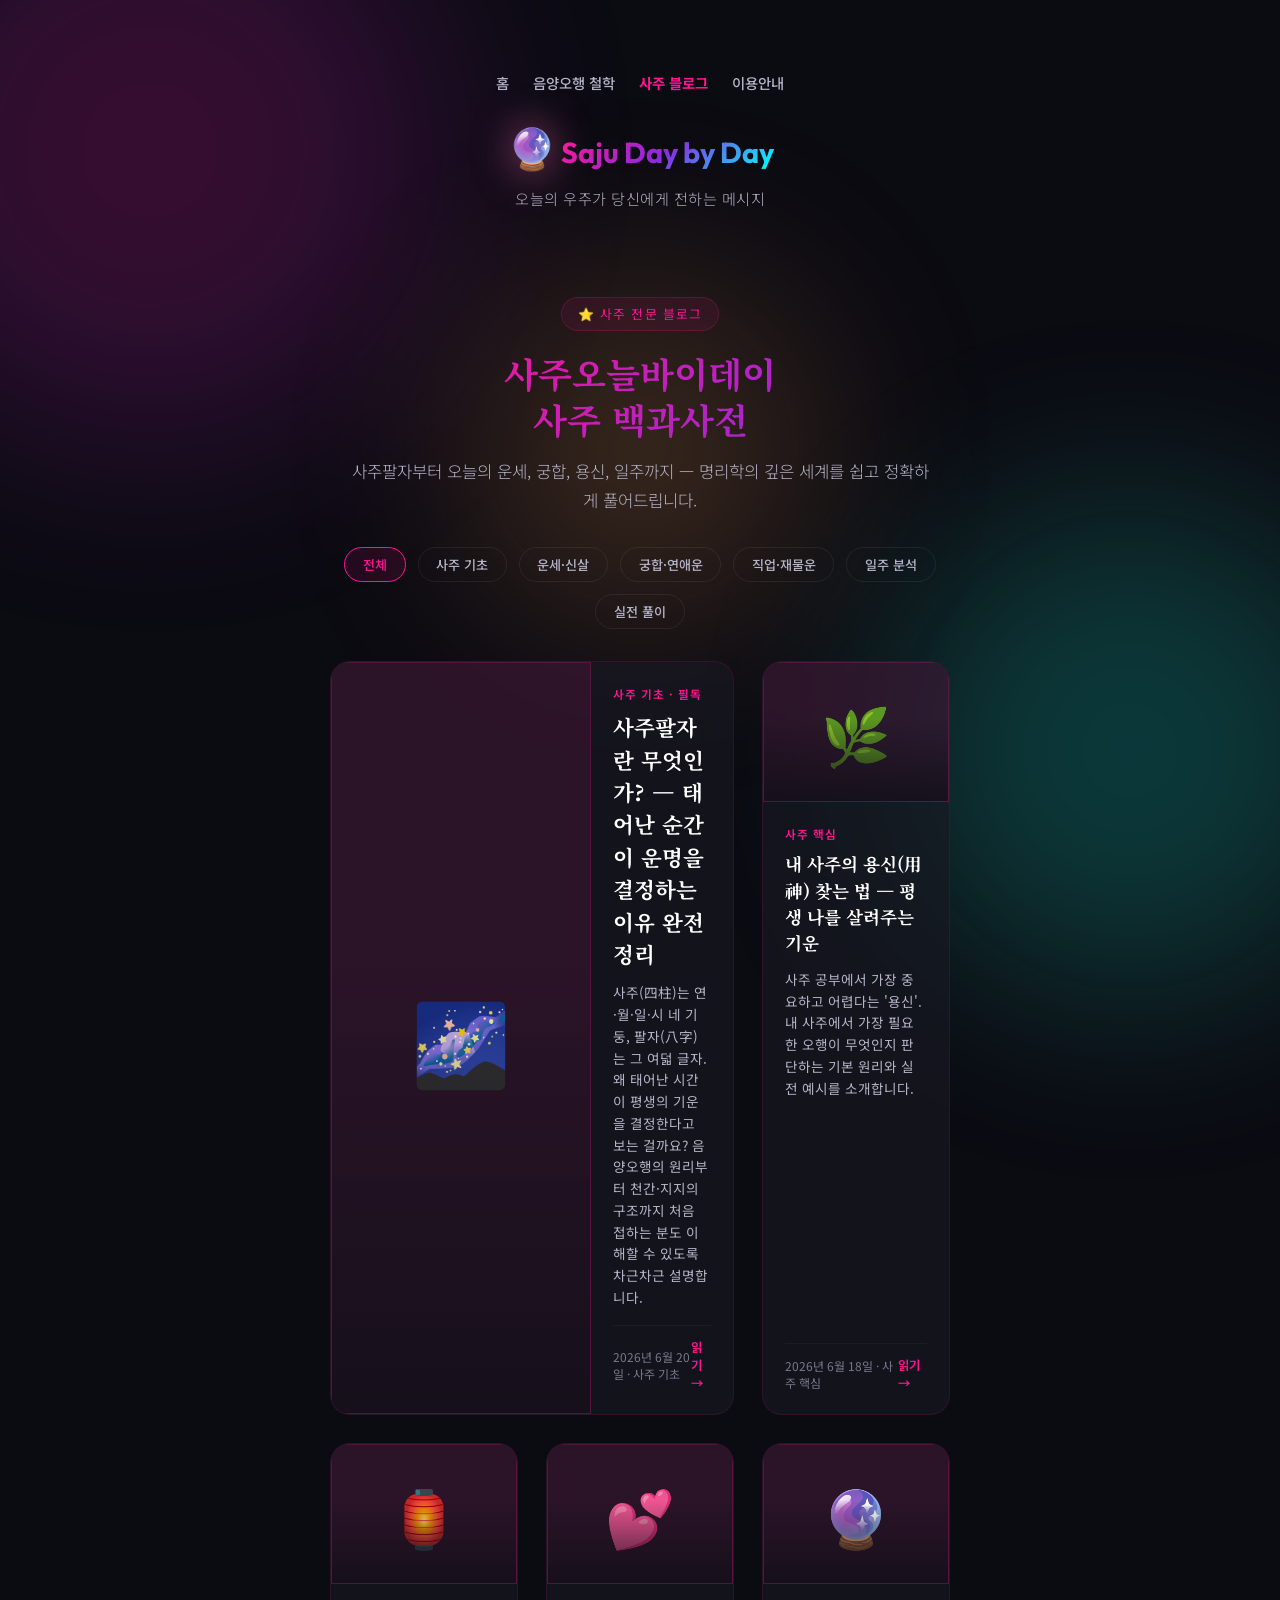
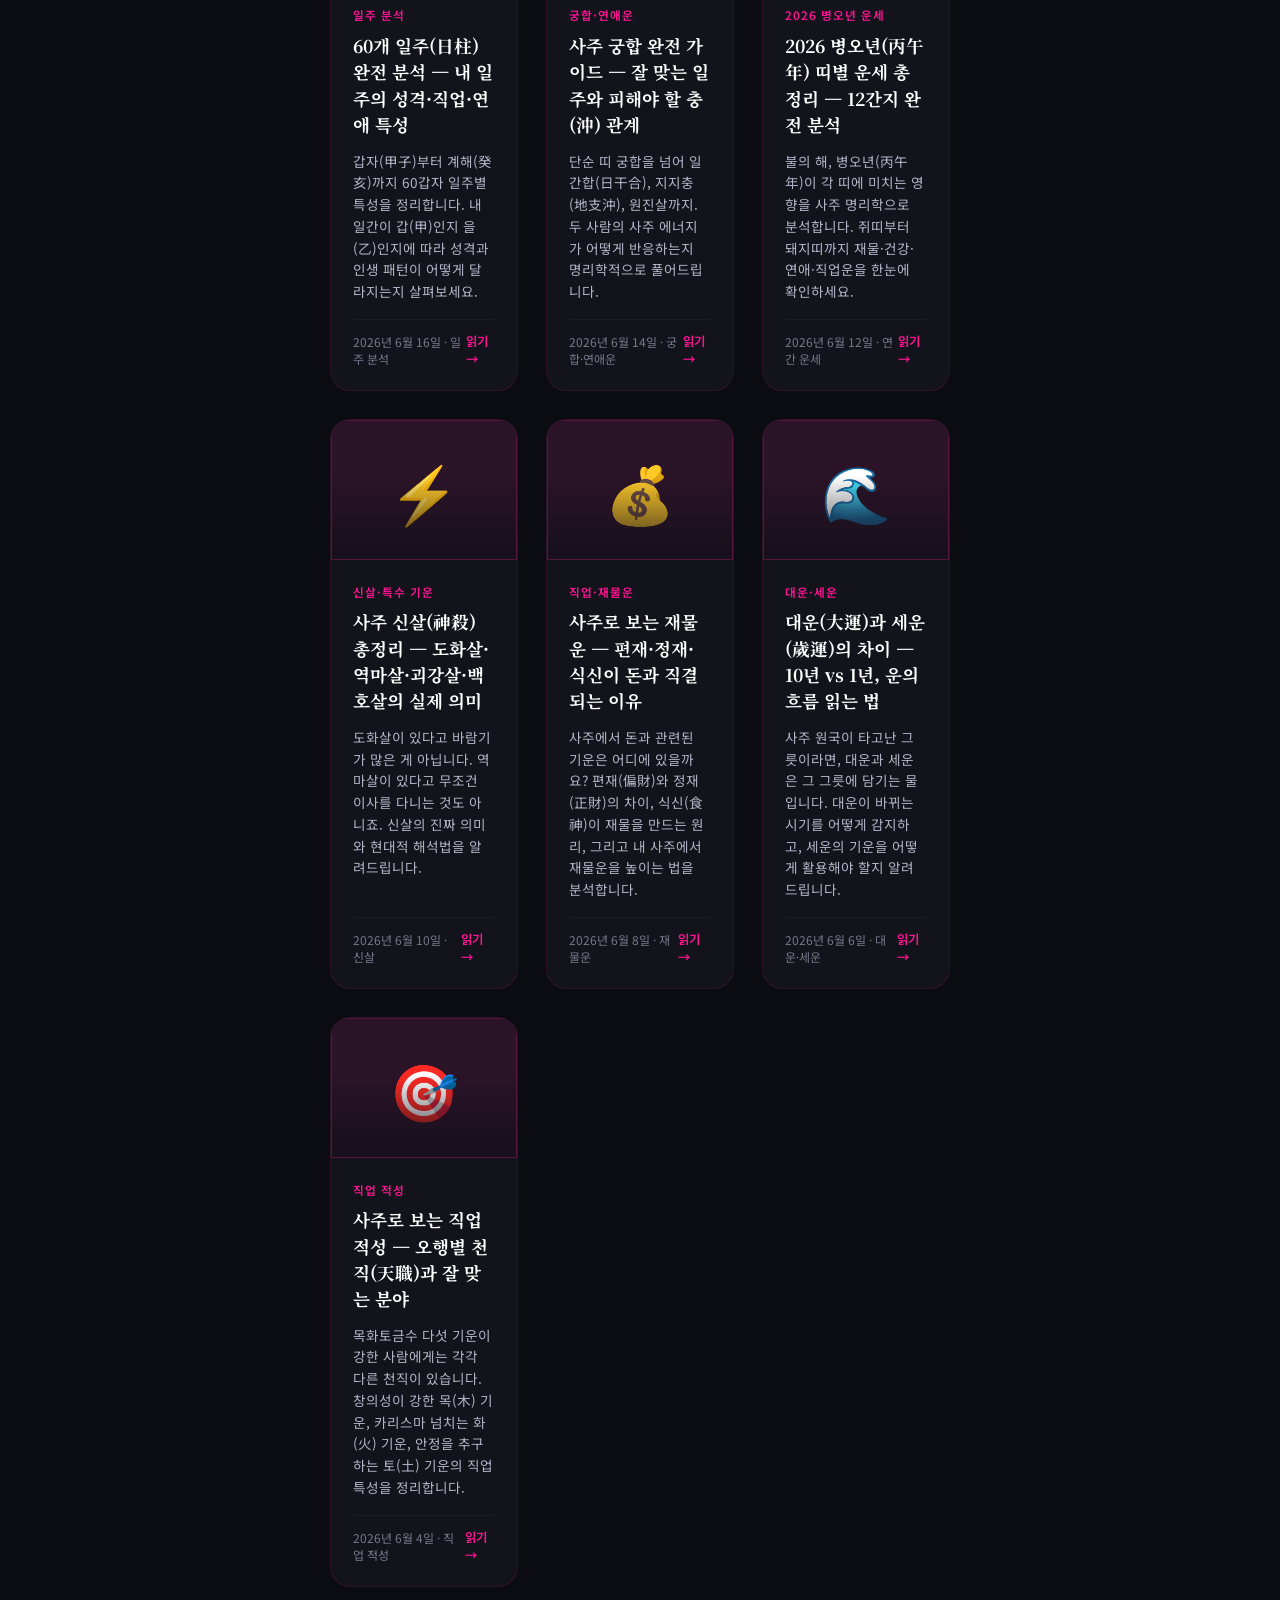
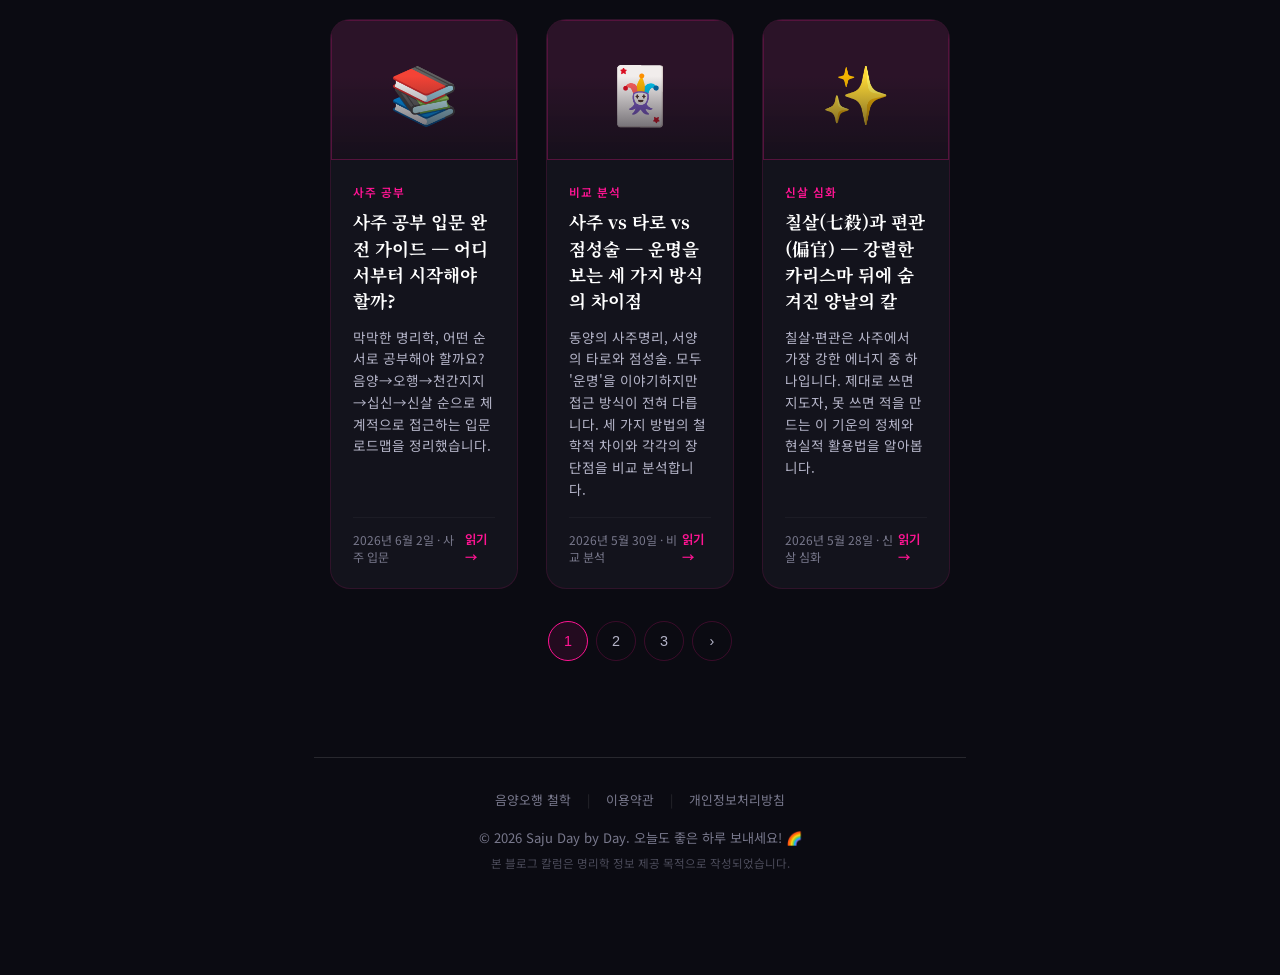
<file: blog/index.html>
<!DOCTYPE html>
<html lang="ko">
<head>
    <meta charset="UTF-8">
    <meta name="viewport" content="width=device-width, initial-scale=1.0">
    <title>사주 블로그 | 사주오늘바이데이 — 오늘의 사주·운세·궁합 완전 정복</title>
    <meta name="description" content="사주팔자, 오늘의 운세, 궁합, 용신, 일주 분석까지. 사주오늘바이데이의 사주 전문 블로그에서 깊이 있는 명리학 지식을 매일 만나보세요.">
    <meta property="og:title" content="사주 블로그 | 사주오늘바이데이">
    <meta property="og:description" content="사주팔자부터 오늘의 운세, 궁합, 용신까지 — 명리학의 모든 것을 쉽고 깊이 있게 다룹니다.">
    
    <!-- Google AdSense -->
    <meta name="google-adsense-account" content="ca-pub-3114463937796990">
    <script async src="https://pagead2.googlesyndication.com/pagead/js/adsbygoogle.js?client=ca-pub-3114463937796990" crossorigin="anonymous"></script>
    
    <!-- Google Fonts -->
    <link href="https://fonts.googleapis.com/css2?family=Noto+Sans+KR:wght@300;400;500;700;900&family=Outfit:wght@300;500;700;900&display=swap" rel="stylesheet">
    <link href="https://fonts.googleapis.com/css2?family=Noto+Serif+KR:wght@400;700&display=swap" rel="stylesheet">
    
    <link rel="stylesheet" href="../styles.css">
    
    

    <style>
      
    body { font-family: 'Noto Sans KR', var(--font-ko); }

    .blog-hero {
      text-align: center;
      padding: 3rem 1rem 2rem;
    }
    .blog-hero .badge {
      display: inline-flex;
      align-items: center;
      gap: 0.5rem;
      background: rgba(255,20,147, 0.08);
      border: 1px solid rgba(255,20,147, 0.2);
      color: var(--pink);
      font-size: 0.8rem;
      padding: 0.4rem 1rem;
      border-radius: 30px;
      letter-spacing: 0.08em;
      margin-bottom: 1.2rem;
    }
    .blog-hero h1 {
      font-family: 'Noto Serif KR', serif;
      font-size: 2.8rem;
      font-weight: 700;
      background: linear-gradient(135deg, #f5f4f6 30%, var(--pink) 100%);
      -webkit-background-clip: text;
      -webkit-text-fill-color: transparent;
      margin-bottom: 1rem;
      line-height: 1.3;
    }
    .blog-hero p {
      color: var(--text-muted);
      font-size: 1.05rem;
      max-width: 600px;
      margin: 0 auto;
      font-weight: 300;
      line-height: 1.7;
    }

    /* Category tabs */
    .category-tabs {
      display: flex;
      gap: 0.75rem;
      flex-wrap: wrap;
      justify-content: center;
      margin-bottom: 2.5rem;
    }
    .cat-tab {
      padding: 0.45rem 1.1rem;
      border-radius: 20px;
      font-size: 0.82rem;
      font-weight: 500;
      border: 1px solid rgba(255,255,255,0.07);
      color: var(--text-muted);
      cursor: pointer;
      transition: var(--transition-smooth);
      text-decoration: none;
    }
    .cat-tab:hover, .cat-tab.active {
      background: rgba(255,20,147, 0.1);
      border-color: var(--pink);
      color: var(--pink);
    }

    /* Blog Grid */
    .blog-grid {
      display: grid;
      grid-template-columns: repeat(3, 1fr);
      gap: 1.75rem;
      max-width: 1100px;
      margin: 0 auto;
    }
    @media (max-width: 900px) { .blog-grid { grid-template-columns: repeat(2, 1fr); } }
    @media (max-width: 600px) { .blog-grid { grid-template-columns: 1fr; } }

    .blog-card {
      background: var(--bg-card);
      border: 1px solid rgba(255,20,147,0.12);
      border-radius: 20px;
      overflow: hidden;
      text-decoration: none;
      color: inherit;
      display: flex;
      flex-direction: column;
      transition: var(--transition-smooth);
    }
    .blog-card:hover {
      transform: translateY(-6px);
      border-color: rgba(255,20,147,0.35);
      box-shadow: 0 16px 40px rgba(0,0,0,0.4);
    }

    .card-thumb {
      height: 140px;
      display: flex;
      align-items: center;
      justify-content: center;
      font-size: 3.5rem;
      position: relative;
      overflow: hidden;
    }
    .card-thumb::after {
      content: '';
      position: absolute;
      inset: 0;
      background: linear-gradient(to bottom, transparent 40%, rgba(20,16,26,0.9));
    }

    .card-body {
      padding: 1.4rem;
      flex: 1;
      display: flex;
      flex-direction: column;
    }
    .card-category {
      font-size: 0.73rem;
      letter-spacing: 0.08em;
      text-transform: uppercase;
      color: var(--pink);
      margin-bottom: 0.6rem;
      font-weight: 600;
    }
    .card-title {
      font-family: 'Noto Serif KR', serif;
      font-size: 1.1rem;
      color: var(--text-main);
      line-height: 1.5;
      margin-bottom: 0.75rem;
      font-weight: 700;
      transition: var(--transition-smooth);
    }
    .blog-card:hover .card-title { color: var(--pink); }
    .card-excerpt {
      font-size: 0.85rem;
      color: var(--text-muted);
      line-height: 1.6;
      flex: 1;
      margin-bottom: 1rem;
    }
    .card-meta {
      font-size: 0.75rem;
      color: var(--text-dim);
      display: flex;
      justify-content: space-between;
      align-items: center;
      border-top: 1px solid rgba(255,255,255,0.04);
      padding-top: 0.75rem;
    }
    .card-read {
      color: var(--pink);
      font-size: 0.78rem;
      font-weight: 600;
    }

    /* Featured (large) card */
    .blog-card.featured {
      grid-column: span 2;
      flex-direction: row;
    }
    .blog-card.featured .card-thumb {
      width: 260px;
      min-width: 260px;
      height: auto;
      font-size: 5rem;
    }
    @media (max-width: 900px) {
      .blog-card.featured {
        grid-column: span 1;
        flex-direction: column;
      }
      .blog-card.featured .card-thumb { width: 100%; height: 140px; }
    }
    .blog-card.featured .card-title { font-size: 1.35rem; }

    /* Ad slot clean */
    .adsense-slot { margin: 2rem auto; max-width: 900px; }

    /* Pagination */
    .pagination {
      display: flex;
      justify-content: center;
      gap: 0.5rem;
      margin-top: 2rem;
    }
    .page-btn {
      width: 40px; height: 40px;
      border-radius: 50%;
      border: 1px solid rgba(255,20,147,0.2);
      background: transparent;
      color: var(--text-muted);
      font-size: 0.9rem;
      cursor: pointer;
      transition: var(--transition-smooth);
      display: flex; align-items: center; justify-content: center;
    }
    .page-btn:hover, .page-btn.active {
      background: rgba(255,20,147,0.1);
      border-color: var(--pink);
      color: var(--pink);
    }
  
      /* Additional blog container fixes */
      main { padding: 2rem 1rem 4rem; max-width: 1000px; margin: 0 auto; }
      .blog-hero { padding: 2rem 1rem; }
      .blog-hero h1 { font-size: 2.2rem; background: linear-gradient(135deg, var(--pink), var(--purple)); -webkit-background-clip: text; -webkit-text-fill-color: transparent; }
      .category-tabs { margin-bottom: 2rem; }
      
      .post-wrap { background: var(--bg-card); padding: 3rem 2.5rem; border-radius: var(--radius-md); border: 1px solid var(--border); box-shadow: 0 10px 30px rgba(0,0,0,0.3); }
      @media(max-width: 600px) { .post-wrap { padding: 2rem 1.5rem; } }
      .post-header h1 { font-size: 1.8rem; background: linear-gradient(135deg, var(--pink), var(--yellow)); -webkit-background-clip: text; -webkit-text-fill-color: transparent; }
      .post-body h2 { color: var(--pink); border-bottom-color: rgba(255,20,147,0.3); }
      .post-body h3 { color: var(--yellow); }
      
      blockquote { border-left-color: var(--pink); background: rgba(255,20,147,0.05); }
      .info-box { background: rgba(15,15,25,0.6); border-color: rgba(255,20,147,0.2); }
      .info-box h4 { color: var(--pink); }
      .table-wrap { border-color: rgba(255,20,147,0.2); }
      th { background: rgba(255,20,147,0.1); color: var(--pink); }
      .tag { background: rgba(255,20,147,0.1); border-color: rgba(255,20,147,0.2); color: var(--pink); }
      .nav-post:hover { border-color: var(--pink); }
      .author-avatar { border-color: var(--pink); background: rgba(255,20,147,0.1); color: var(--pink); }
      .page-btn.active, .page-btn:hover { background: rgba(255,20,147,0.1); border-color: var(--pink); color: var(--pink); }
      .cat-tab.active, .cat-tab:hover { background: rgba(255,20,147,0.1); border-color: var(--pink); color: var(--pink); }
    </style>
</head>
<body>

    <!-- Decorative Background Blobs -->
    <div class="blob blob-1"></div>
    <div class="blob blob-2"></div>
    <div class="blob blob-3"></div>

    <div class="page-wrapper">
        <!-- ===== HEADER ===== -->
        <header class="site-header" id="top">
            <nav class="top-nav">
                <a href="../index.html">홈</a>
                <a href="../philosophy.html">음양오행 철학</a>
                <a href="index.html" style="color: var(--pink); font-weight: 700;">사주 블로그</a>
                <a href="../index.html#info-section">이용안내</a>
            </nav>
            <div class="logo">
                <a href="../index.html" style="text-decoration:none; color:inherit;">
                    <span class="logo-icon">🔮</span>
                    <span class="logo-text">Saju Day by Day</span>
                </a>
            </div>
            <p class="site-tagline">오늘의 우주가 당신에게 전하는 메시지</p>
        </header>

    <main id="main-content">
        
    <div class="blog-hero">
      <div class="badge">⭐ 사주 전문 블로그</div>
      <h1>사주오늘바이데이<br>사주 백과사전</h1>
      <p>사주팔자부터 오늘의 운세, 궁합, 용신, 일주까지 — 명리학의 깊은 세계를 쉽고 정확하게 풀어드립니다.</p>
    </div>

    <!-- Category Tabs -->
    <div class="category-tabs">
      <a class="cat-tab active" href="index.html">전체</a>
      <a class="cat-tab" href="index.html">사주 기초</a>
      <a class="cat-tab" href="index.html">운세·신살</a>
      <a class="cat-tab" href="index.html">궁합·연애운</a>
      <a class="cat-tab" href="index.html">직업·재물운</a>
      <a class="cat-tab" href="index.html">일주 분석</a>
      <a class="cat-tab" href="index.html">실전 풀이</a>
    </div>

    <!-- Top AdSense -->
    <div class="adsense-slot">
      <ins class="adsbygoogle"
           style="display:block"
           data-ad-client="ca-pub-3114463937796990"
           data-ad-slot="auto"
           data-ad-format="auto"
           data-full-width-responsive="true"></ins>
      <script>(adsbygoogle = window.adsbygoogle || []).push({});</script>
    </div>

    <!-- Blog Grid -->
    <div class="blog-grid">

      <!-- Featured Post -->
      <a href="saju-basics.html" class="blog-card featured">
        <div class="card-thumb" style="background: rgba(255,20,147,0.1); border: 1px solid rgba(255,20,147,0.2);">🌌</div>
        <div class="card-body">
          <div class="card-category">사주 기초 · 필독</div>
          <div class="card-title">사주팔자란 무엇인가? — 태어난 순간이 운명을 결정하는 이유 완전 정리</div>
          <div class="card-excerpt">사주(四柱)는 연·월·일·시 네 기둥, 팔자(八字)는 그 여덟 글자. 왜 태어난 시간이 평생의 기운을 결정한다고 보는 걸까요? 음양오행의 원리부터 천간·지지의 구조까지 처음 접하는 분도 이해할 수 있도록 차근차근 설명합니다.</div>
          <div class="card-meta">
            <span>2026년 6월 20일 · 사주 기초</span>
            <span class="card-read">읽기 →</span>
          </div>
        </div>
      </a>

      <a href="yongshin-guide.html" class="blog-card">
        <div class="card-thumb" style="background: rgba(255,20,147,0.1); border: 1px solid rgba(255,20,147,0.2);">🌿</div>
        <div class="card-body">
          <div class="card-category">사주 핵심</div>
          <div class="card-title">내 사주의 용신(用神) 찾는 법 — 평생 나를 살려주는 기운</div>
          <div class="card-excerpt">사주 공부에서 가장 중요하고 어렵다는 '용신'. 내 사주에서 가장 필요한 오행이 무엇인지 판단하는 기본 원리와 실전 예시를 소개합니다.</div>
          <div class="card-meta">
            <span>2026년 6월 18일 · 사주 핵심</span>
            <span class="card-read">읽기 →</span>
          </div>
        </div>
      </a>

      <a href="ilju-analysis.html" class="blog-card">
        <div class="card-thumb" style="background: rgba(255,20,147,0.1); border: 1px solid rgba(255,20,147,0.2);">🏮</div>
        <div class="card-body">
          <div class="card-category">일주 분석</div>
          <div class="card-title">60개 일주(日柱) 완전 분석 — 내 일주의 성격·직업·연애 특성</div>
          <div class="card-excerpt">갑자(甲子)부터 계해(癸亥)까지 60갑자 일주별 특성을 정리합니다. 내 일간이 갑(甲)인지 을(乙)인지에 따라 성격과 인생 패턴이 어떻게 달라지는지 살펴보세요.</div>
          <div class="card-meta">
            <span>2026년 6월 16일 · 일주 분석</span>
            <span class="card-read">읽기 →</span>
          </div>
        </div>
      </a>

      <a href="gungham-guide.html" class="blog-card">
        <div class="card-thumb" style="background: rgba(255,20,147,0.1); border: 1px solid rgba(255,20,147,0.2);">💕</div>
        <div class="card-body">
          <div class="card-category">궁합·연애운</div>
          <div class="card-title">사주 궁합 완전 가이드 — 잘 맞는 일주와 피해야 할 충(沖) 관계</div>
          <div class="card-excerpt">단순 띠 궁합을 넘어 일간합(日干合), 지지충(地支沖), 원진살까지. 두 사람의 사주 에너지가 어떻게 반응하는지 명리학적으로 풀어드립니다.</div>
          <div class="card-meta">
            <span>2026년 6월 14일 · 궁합·연애운</span>
            <span class="card-read">읽기 →</span>
          </div>
        </div>
      </a>

      <a href="fortune-2026.html" class="blog-card">
        <div class="card-thumb" style="background: rgba(255,20,147,0.1); border: 1px solid rgba(255,20,147,0.2);">🔮</div>
        <div class="card-body">
          <div class="card-category">2026 병오년 운세</div>
          <div class="card-title">2026 병오년(丙午年) 띠별 운세 총정리 — 12간지 완전 분석</div>
          <div class="card-excerpt">불의 해, 병오년(丙午年)이 각 띠에 미치는 영향을 사주 명리학으로 분석합니다. 쥐띠부터 돼지띠까지 재물·건강·연애·직업운을 한눈에 확인하세요.</div>
          <div class="card-meta">
            <span>2026년 6월 12일 · 연간 운세</span>
            <span class="card-read">읽기 →</span>
          </div>
        </div>
      </a>

      <a href="sinsal-guide.html" class="blog-card">
        <div class="card-thumb" style="background: rgba(255,20,147,0.1); border: 1px solid rgba(255,20,147,0.2);">⚡</div>
        <div class="card-body">
          <div class="card-category">신살·특수 기운</div>
          <div class="card-title">사주 신살(神殺) 총정리 — 도화살·역마살·괴강살·백호살의 실제 의미</div>
          <div class="card-excerpt">도화살이 있다고 바람기가 많은 게 아닙니다. 역마살이 있다고 무조건 이사를 다니는 것도 아니죠. 신살의 진짜 의미와 현대적 해석법을 알려드립니다.</div>
          <div class="card-meta">
            <span>2026년 6월 10일 · 신살</span>
            <span class="card-read">읽기 →</span>
          </div>
        </div>
      </a>

      <a href="money-fortune.html" class="blog-card">
        <div class="card-thumb" style="background: rgba(255,20,147,0.1); border: 1px solid rgba(255,20,147,0.2);">💰</div>
        <div class="card-body">
          <div class="card-category">직업·재물운</div>
          <div class="card-title">사주로 보는 재물운 — 편재·정재·식신이 돈과 직결되는 이유</div>
          <div class="card-excerpt">사주에서 돈과 관련된 기운은 어디에 있을까요? 편재(偏財)와 정재(正財)의 차이, 식신(食神)이 재물을 만드는 원리, 그리고 내 사주에서 재물운을 높이는 법을 분석합니다.</div>
          <div class="card-meta">
            <span>2026년 6월 8일 · 재물운</span>
            <span class="card-read">읽기 →</span>
          </div>
        </div>
      </a>

      <a href="daeun-seoun.html" class="blog-card">
        <div class="card-thumb" style="background: rgba(255,20,147,0.1); border: 1px solid rgba(255,20,147,0.2);">🌊</div>
        <div class="card-body">
          <div class="card-category">대운·세운</div>
          <div class="card-title">대운(大運)과 세운(歲運)의 차이 — 10년 vs 1년, 운의 흐름 읽는 법</div>
          <div class="card-excerpt">사주 원국이 타고난 그릇이라면, 대운과 세운은 그 그릇에 담기는 물입니다. 대운이 바뀌는 시기를 어떻게 감지하고, 세운의 기운을 어떻게 활용해야 할지 알려드립니다.</div>
          <div class="card-meta">
            <span>2026년 6월 6일 · 대운·세운</span>
            <span class="card-read">읽기 →</span>
          </div>
        </div>
      </a>

      <a href="job-saju.html" class="blog-card">
        <div class="card-thumb" style="background: rgba(255,20,147,0.1); border: 1px solid rgba(255,20,147,0.2);">🎯</div>
        <div class="card-body">
          <div class="card-category">직업 적성</div>
          <div class="card-title">사주로 보는 직업 적성 — 오행별 천직(天職)과 잘 맞는 분야</div>
          <div class="card-excerpt">목화토금수 다섯 기운이 강한 사람에게는 각각 다른 천직이 있습니다. 창의성이 강한 목(木) 기운, 카리스마 넘치는 화(火) 기운, 안정을 추구하는 토(土) 기운의 직업 특성을 정리합니다.</div>
          <div class="card-meta">
            <span>2026년 6월 4일 · 직업 적성</span>
            <span class="card-read">읽기 →</span>
          </div>
        </div>
      </a>

    </div>

    <!-- Middle AdSense -->
    <div class="adsense-slot">
      <ins class="adsbygoogle"
           style="display:block"
           data-ad-client="ca-pub-3114463937796990"
           data-ad-slot="auto"
           data-ad-format="auto"
           data-full-width-responsive="true"></ins>
      <script>(adsbygoogle = window.adsbygoogle || []).push({});</script>
    </div>

    <!-- Second Row -->
    <div class="blog-grid">

      <a href="saju-study.html" class="blog-card">
        <div class="card-thumb" style="background: rgba(255,20,147,0.1); border: 1px solid rgba(255,20,147,0.2);">📚</div>
        <div class="card-body">
          <div class="card-category">사주 공부</div>
          <div class="card-title">사주 공부 입문 완전 가이드 — 어디서부터 시작해야 할까?</div>
          <div class="card-excerpt">막막한 명리학, 어떤 순서로 공부해야 할까요? 음양→오행→천간지지→십신→신살 순으로 체계적으로 접근하는 입문 로드맵을 정리했습니다.</div>
          <div class="card-meta">
            <span>2026년 6월 2일 · 사주 입문</span>
            <span class="card-read">읽기 →</span>
          </div>
        </div>
      </a>

      <a href="saju-vs-tarot.html" class="blog-card">
        <div class="card-thumb" style="background: rgba(255,20,147,0.1); border: 1px solid rgba(255,20,147,0.2);">🃏</div>
        <div class="card-body">
          <div class="card-category">비교 분석</div>
          <div class="card-title">사주 vs 타로 vs 점성술 — 운명을 보는 세 가지 방식의 차이점</div>
          <div class="card-excerpt">동양의 사주명리, 서양의 타로와 점성술. 모두 '운명'을 이야기하지만 접근 방식이 전혀 다릅니다. 세 가지 방법의 철학적 차이와 각각의 장단점을 비교 분석합니다.</div>
          <div class="card-meta">
            <span>2026년 5월 30일 · 비교 분석</span>
            <span class="card-read">읽기 →</span>
          </div>
        </div>
      </a>

      <a href="chilseong-saju.html" class="blog-card">
        <div class="card-thumb" style="background: rgba(255,20,147,0.1); border: 1px solid rgba(255,20,147,0.2);">✨</div>
        <div class="card-body">
          <div class="card-category">신살 심화</div>
          <div class="card-title">칠살(七殺)과 편관(偏官) — 강렬한 카리스마 뒤에 숨겨진 양날의 칼</div>
          <div class="card-excerpt">칠살·편관은 사주에서 가장 강한 에너지 중 하나입니다. 제대로 쓰면 지도자, 못 쓰면 적을 만드는 이 기운의 정체와 현실적 활용법을 알아봅니다.</div>
          <div class="card-meta">
            <span>2026년 5월 28일 · 신살 심화</span>
            <span class="card-read">읽기 →</span>
          </div>
        </div>
      </a>

    </div>

    <!-- Bottom AdSense -->
    <div class="adsense-slot">
      <ins class="adsbygoogle"
           style="display:block"
           data-ad-client="ca-pub-3114463937796990"
           data-ad-slot="auto"
           data-ad-format="auto"
           data-full-width-responsive="true"></ins>
      <script>(adsbygoogle = window.adsbygoogle || []).push({});</script>
    </div>

    <!-- Pagination -->
    <div class="pagination">
      <button class="page-btn active">1</button>
      <button class="page-btn">2</button>
      <button class="page-btn">3</button>
      <button class="page-btn">›</button>
    </div>

  
    </main>

        <!-- ===== FOOTER ===== -->
        <footer class="site-footer">
            <div class="footer-nav">
                <a href="../philosophy.html">음양오행 철학</a>
                <span class="divider">|</span>
                <a href="../terms.html">이용약관</a>
                <span class="divider">|</span>
                <a href="../privacy.html">개인정보처리방침</a>
            </div>
            <p>© 2026 Saju Day by Day. 오늘도 좋은 하루 보내세요! 🌈</p>
            <p class="footer-disclaimer">본 블로그 칼럼은 명리학 정보 제공 목적으로 작성되었습니다.</p>
        </footer>
    </div>

</body>
</html>
</file>
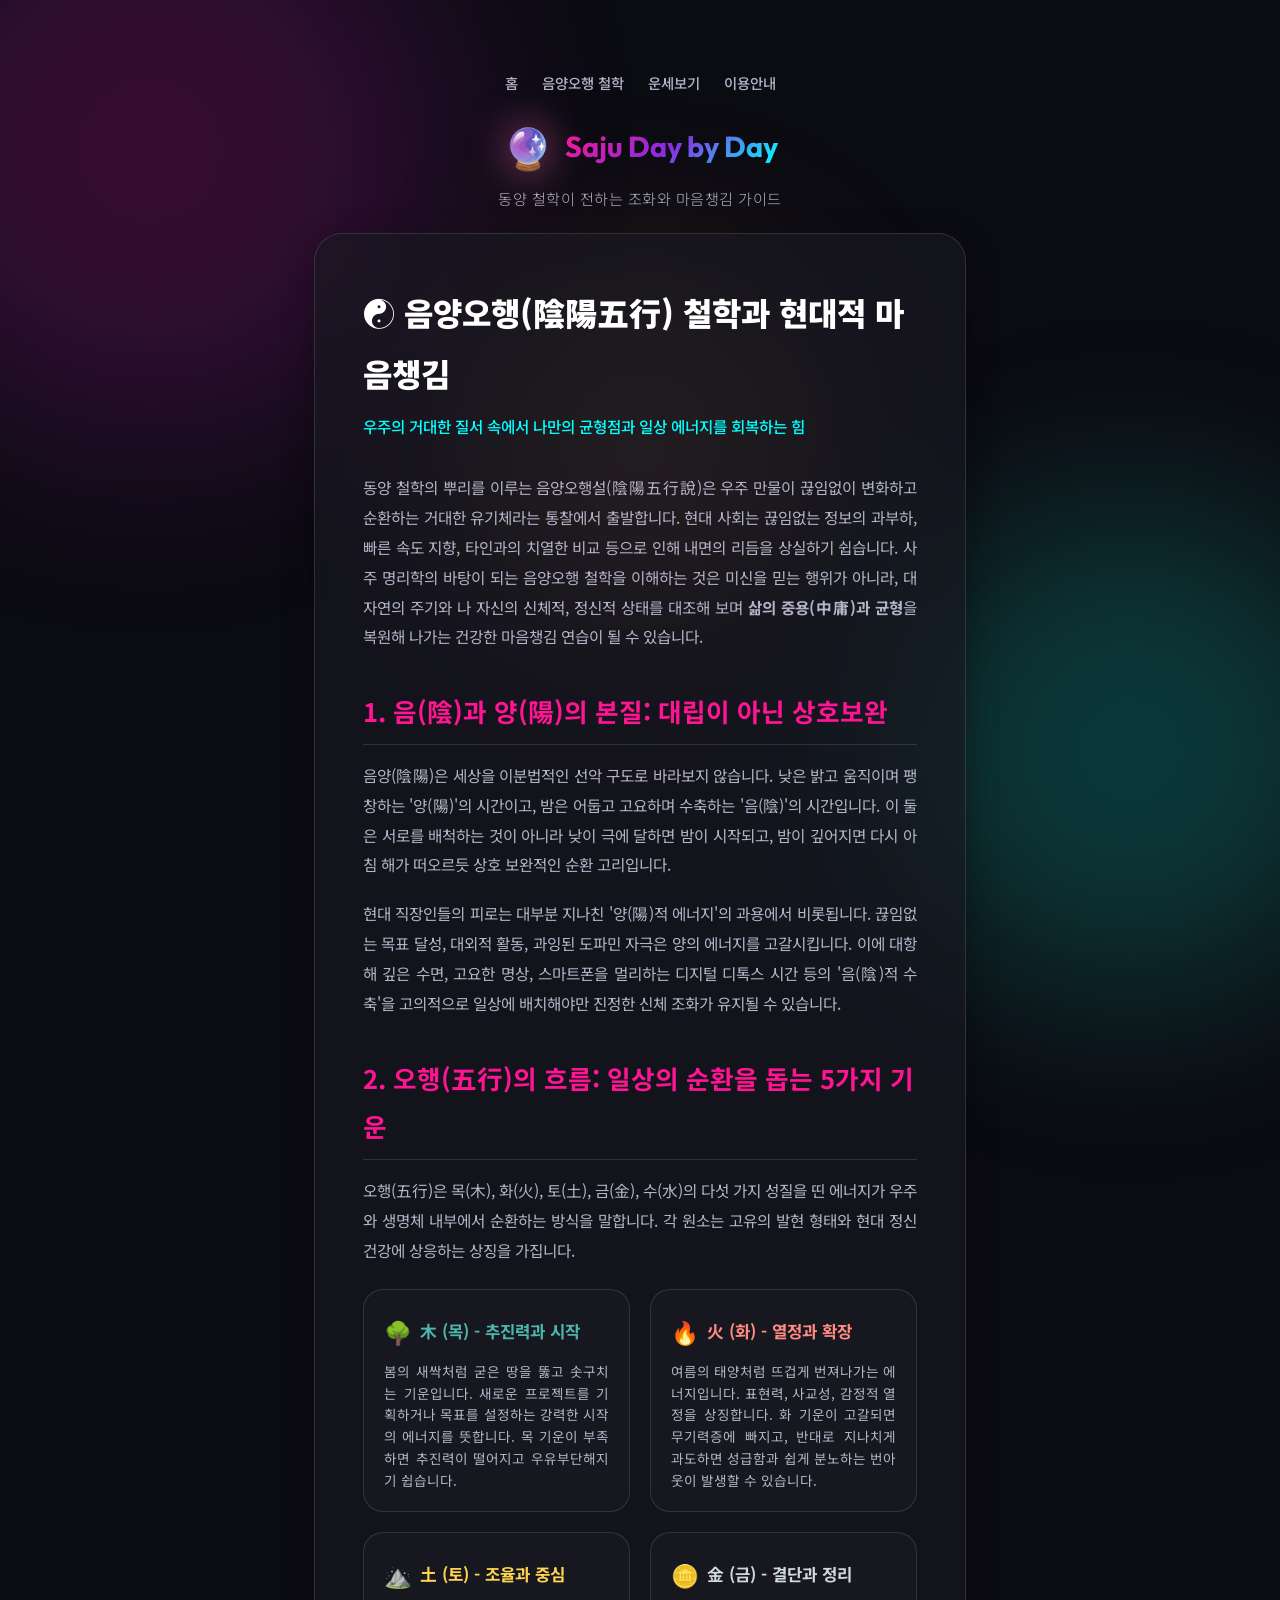
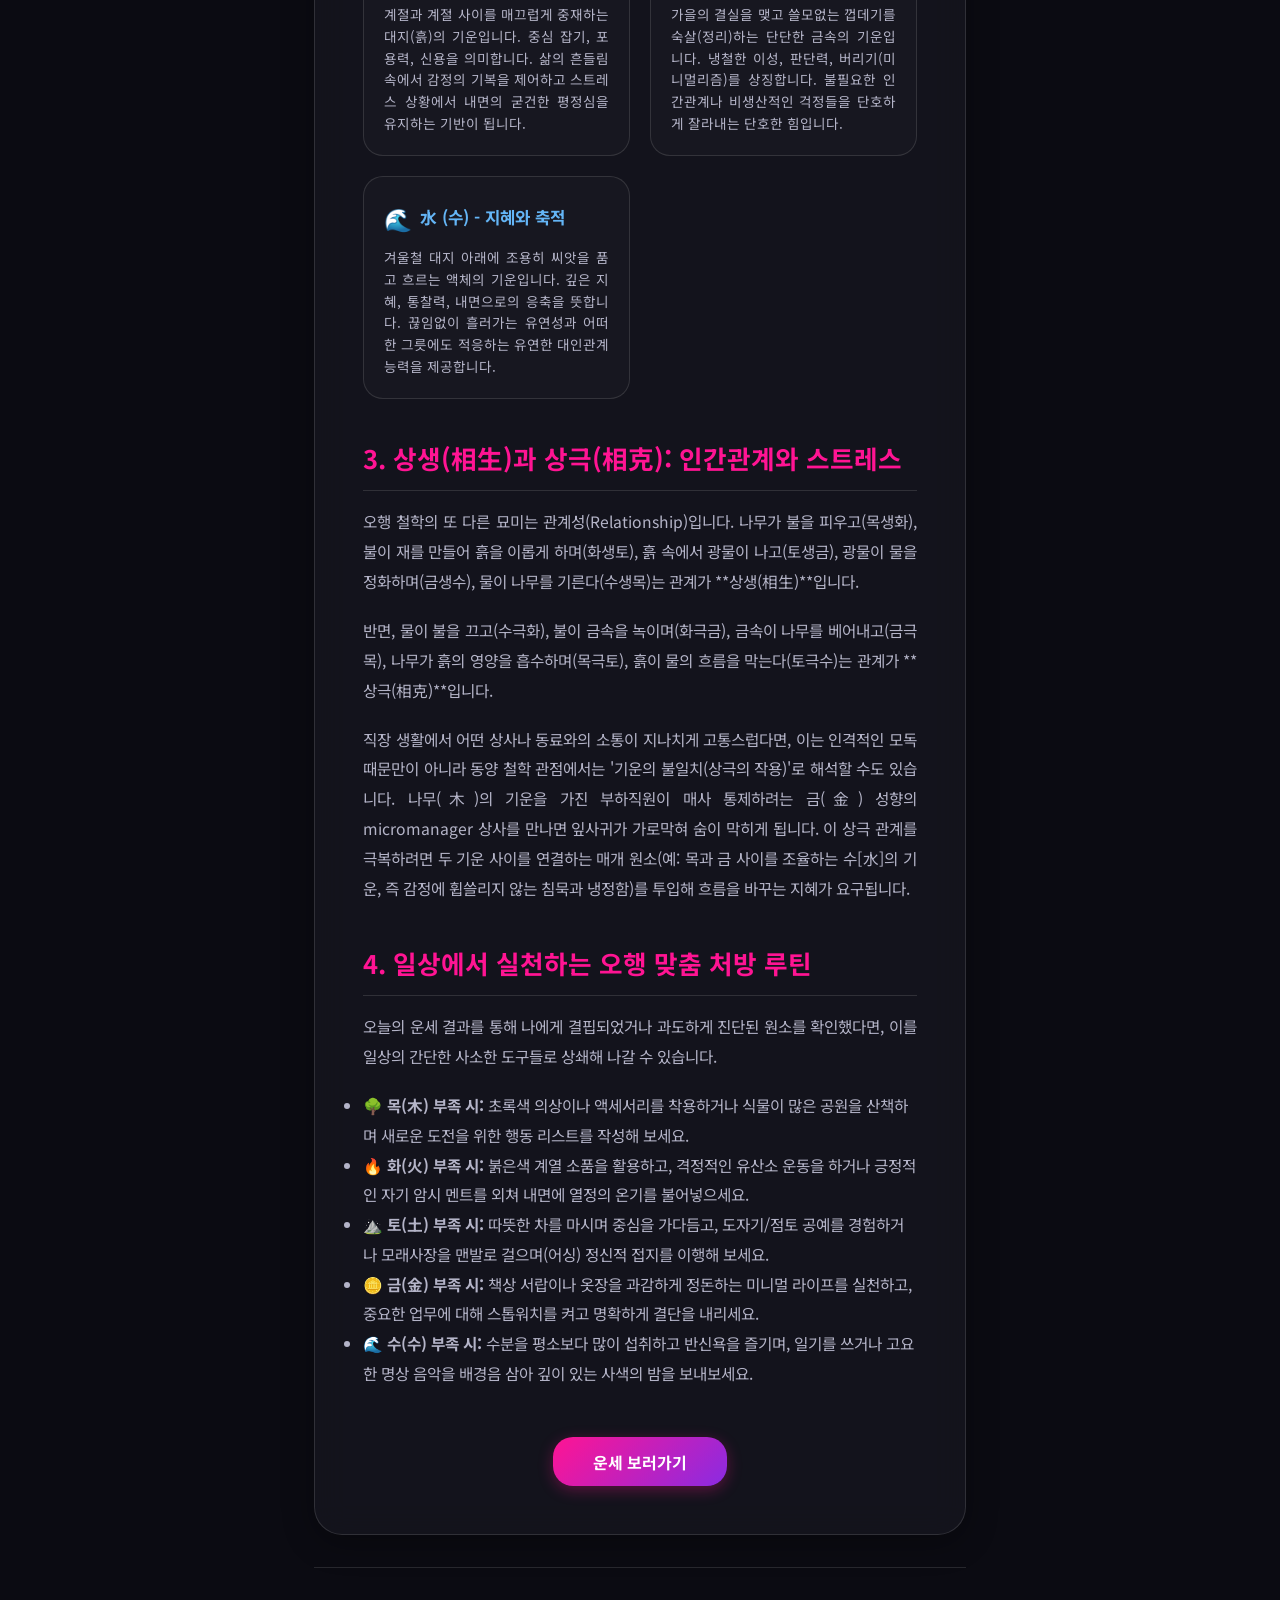
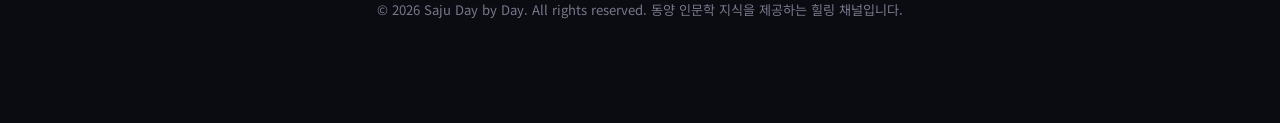
<file: philosophy.html>
<!DOCTYPE html>
<html lang="ko">
<head>
    <meta charset="UTF-8">
    <meta name="viewport" content="width=device-width, initial-scale=1.0">
    <title>음양오행 철학과 오늘의 운세 가이드 | Saju Day by Day ✨</title>
    <meta name="description" content="동양 전통 우주관인 음양오행(陰陽五行)설의 조화와 균형, 그리고 목(木), 화(火), 토(土), 금(金), 수(水) 오행 원소 처방을 통해 일상의 마인드풀니스를 얻는 인문학 가이드입니다.">
    <meta name="keywords" content="음양오행, 사주 명리학, 동양 철학, 목화토금수, 오행 처방, 오늘의 운세, 마음챙김, 무료운세">
    <link href="https://fonts.googleapis.com/css2?family=Noto+Sans+KR:wght@300;400;500;700;900&family=Outfit:wght@300;500;700;900&display=swap" rel="stylesheet">
    <link rel="stylesheet" href="styles.css">
    <style>
        .philosophy-container {
            line-height: 1.9;
            color: var(--text-muted);
            font-size: 0.98rem;
        }
        .philosophy-container h2 {
            color: var(--pink);
            font-family: var(--font-heading);
            font-size: 1.6rem;
            margin-top: 2.2rem;
            margin-bottom: 1rem;
            font-weight: 700;
            border-bottom: 1px solid var(--border);
            padding-bottom: 0.5rem;
        }
        .philosophy-container h3 {
            color: var(--yellow);
            font-size: 1.2rem;
            margin-top: 1.6rem;
            margin-bottom: 0.8rem;
            font-weight: 700;
        }
        .philosophy-container p {
            margin-bottom: 1.2rem;
            text-align: justify;
        }
        .element-badge-grid {
            display: grid;
            grid-template-columns: repeat(auto-fit, minmax(240px, 1fr));
            gap: 1.25rem;
            margin: 1.5rem 0;
        }
        .element-badge-card {
            background: rgba(255, 255, 255, 0.02);
            border: 1px solid var(--border);
            padding: 1.25rem;
            border-radius: var(--radius-md);
            transition: transform 0.3s;
        }
        .element-badge-card:hover {
            transform: translateY(-3px);
            background: rgba(255,255,255,0.04);
        }
        .element-title-row {
            display: flex;
            align-items: center;
            gap: 0.5rem;
            margin-bottom: 0.5rem;
        }
        .element-emoji {
            font-size: 1.4rem;
        }
        .element-name {
            font-weight: 700;
            font-size: 1.05rem;
        }
        .back-btn-wrap {
            margin-top: 3rem;
            text-align: center;
        }
        .back-btn {
            display: inline-block;
            padding: 0.8rem 2.5rem;
            background: linear-gradient(135deg, var(--pink), var(--purple));
            border: none;
            border-radius: var(--radius-md);
            color: white;
            font-weight: 700;
            text-decoration: none;
            box-shadow: 0 4px 15px rgba(255, 20, 147, 0.3);
            transition: all 0.25s;
        }
        .back-btn:hover {
            transform: translateY(-2px);
            box-shadow: 0 0 20px rgba(255, 20, 147, 0.6);
        }
    </style>
</head>
<body>
    <!-- Decorative Background Blobs -->
    <div class="blob blob-1"></div>
    <div class="blob blob-2"></div>
    <div class="blob blob-3"></div>

    <div class="page-wrapper">
        <!-- ===== HEADER ===== -->
        <header class="site-header" id="top">
            <nav class="top-nav">
                <a href="index.html">홈</a>
                <a href="philosophy.html" class="active">음양오행 철학</a>
                <a href="index.html#input-section">운세보기</a>
                <a href="index.html#info-section">이용안내</a>
            </nav>
            <div class="logo">
                <span class="logo-icon">🔮</span>
                <span class="logo-text">Saju Day by Day</span>
            </div>
            <p class="site-tagline">동양 철학이 전하는 조화와 마음챙김 가이드</p>
        </header>

        <!-- ===== CONTENT CARD ===== -->
        <main class="glass-card" style="padding: 3rem; margin-bottom: 2rem;">
            <article class="philosophy-container">
                <h1 style="color: white; font-size: 2rem; font-weight: 900; margin-bottom: 0.5rem;">☯️ 음양오행(陰陽五行) 철학과 현대적 마음챙김</h1>
                <p style="color: var(--blue); font-weight: 500; margin-bottom: 2rem;">우주의 거대한 질서 속에서 나만의 균형점과 일상 에너지를 회복하는 힘</p>

                <p>
                    동양 철학의 뿌리를 이루는 음양오행설(陰陽五行說)은 우주 만물이 끊임없이 변화하고 순환하는 거대한 유기체라는 통찰에서 출발합니다. 현대 사회는 끊임없는 정보의 과부하, 빠른 속도 지향, 타인과의 치열한 비교 등으로 인해 내면의 리듬을 상실하기 쉽습니다. 사주 명리학의 바탕이 되는 음양오행 철학을 이해하는 것은 미신을 믿는 행위가 아니라, 대자연의 주기와 나 자신의 신체적, 정신적 상태를 대조해 보며 <strong>삶의 중용(中庸)과 균형</strong>을 복원해 나가는 건강한 마음챙김 연습이 될 수 있습니다.
                </p>

                <h2>1. 음(陰)과 양(陽)의 본질: 대립이 아닌 상호보완</h2>
                <p>
                    음양(陰陽)은 세상을 이분법적인 선악 구도로 바라보지 않습니다. 낮은 밝고 움직이며 팽창하는 '양(陽)'의 시간이고, 밤은 어둡고 고요하며 수축하는 '음(陰)'의 시간입니다. 이 둘은 서로를 배척하는 것이 아니라 낮이 극에 달하면 밤이 시작되고, 밤이 깊어지면 다시 아침 해가 떠오르듯 상호 보완적인 순환 고리입니다.
                </p>
                <p>
                    현대 직장인들의 피로는 대부분 지나친 '양(陽)적 에너지'의 과용에서 비롯됩니다. 끊임없는 목표 달성, 대외적 활동, 과잉된 도파민 자극은 양의 에너지를 고갈시킵니다. 이에 대항해 깊은 수면, 고요한 명상, 스마트폰을 멀리하는 디지털 디톡스 시간 등의 '음(陰)적 수축'을 고의적으로 일상에 배치해야만 진정한 신체 조화가 유지될 수 있습니다.
                </p>

                <h2>2. 오행(五行)의 흐름: 일상의 순환을 돕는 5가지 기운</h2>
                <p>
                    오행(五行)은 목(木), 화(火), 토(土), 금(金), 수(水)의 다섯 가지 성질을 띤 에너지가 우주와 생명체 내부에서 순환하는 방식을 말합니다. 각 원소는 고유의 발현 형태와 현대 정신건강에 상응하는 상징을 가집니다.
                </p>

                <div class="element-badge-grid">
                    <!-- Wood -->
                    <div class="element-badge-card">
                        <div class="element-title-row">
                            <span class="element-emoji">🌳</span>
                            <span class="element-name" style="color: #4db6ac;">木 (목) - 추진력과 시작</span>
                        </div>
                        <p style="font-size: 0.85rem; line-height: 1.6; margin-bottom: 0;">
                            봄의 새싹처럼 굳은 땅을 뚫고 솟구치는 기운입니다. 새로운 프로젝트를 기획하거나 목표를 설정하는 강력한 시작의 에너지를 뜻합니다. 목 기운이 부족하면 추진력이 떨어지고 우유부단해지기 쉽습니다.
                        </p>
                    </div>
                    <!-- Fire -->
                    <div class="element-badge-card">
                        <div class="element-title-row">
                            <span class="element-emoji">🔥</span>
                            <span class="element-name" style="color: #ff8a80;">火 (화) - 열정과 확장</span>
                        </div>
                        <p style="font-size: 0.85rem; line-height: 1.6; margin-bottom: 0;">
                            여름의 태양처럼 뜨겁게 번져나가는 에너지입니다. 표현력, 사교성, 감정적 열정을 상징합니다. 화 기운이 고갈되면 무기력증에 빠지고, 반대로 지나치게 과도하면 성급함과 쉽게 분노하는 번아웃이 발생할 수 있습니다.
                        </p>
                    </div>
                    <!-- Earth -->
                    <div class="element-badge-card">
                        <div class="element-title-row">
                            <span class="element-emoji">⛰️</span>
                            <span class="element-name" style="color: #ffd54f;">土 (토) - 조율과 중심</span>
                        </div>
                        <p style="font-size: 0.85rem; line-height: 1.6; margin-bottom: 0;">
                            계절과 계절 사이를 매끄럽게 중재하는 대지(흙)의 기운입니다. 중심 잡기, 포용력, 신용을 의미합니다. 삶의 흔들림 속에서 감정의 기복을 제어하고 스트레스 상황에서 내면의 굳건한 평정심을 유지하는 기반이 됩니다.
                        </p>
                    </div>
                    <!-- Metal -->
                    <div class="element-badge-card">
                        <div class="element-title-row">
                            <span class="element-emoji">🪙</span>
                            <span class="element-name" style="color: #cfd8dc;">金 (금) - 결단과 정리</span>
                        </div>
                        <p style="font-size: 0.85rem; line-height: 1.6; margin-bottom: 0;">
                            가을의 결실을 맺고 쓸모없는 껍데기를 숙살(정리)하는 단단한 금속의 기운입니다. 냉철한 이성, 판단력, 버리기(미니멀리즘)를 상징합니다. 불필요한 인간관계나 비생산적인 걱정들을 단호하게 잘라내는 단호한 힘입니다.
                        </p>
                    </div>
                    <!-- Water -->
                    <div class="element-badge-card">
                        <div class="element-title-row">
                            <span class="element-emoji">🌊</span>
                            <span class="element-name" style="color: #64b5f6;">水 (수) - 지혜와 축적</span>
                        </div>
                        <p style="font-size: 0.85rem; line-height: 1.6; margin-bottom: 0;">
                            겨울철 대지 아래에 조용히 씨앗을 품고 흐르는 액체의 기운입니다. 깊은 지혜, 통찰력, 내면으로의 응축을 뜻합니다. 끊임없이 흘러가는 유연성과 어떠한 그릇에도 적응하는 유연한 대인관계 능력을 제공합니다.
                        </p>
                    </div>
                </div>

                <h2>3. 상생(相生)과 상극(相克): 인간관계와 스트레스</h2>
                <p>
                    오행 철학의 또 다른 묘미는 관계성(Relationship)입니다. 나무가 불을 피우고(목생화), 불이 재를 만들어 흙을 이롭게 하며(화생토), 흙 속에서 광물이 나고(토생금), 광물이 물을 정화하며(금생수), 물이 나무를 기른다(수생목)는 관계가 **상생(相生)**입니다. 
                </p>
                <p>
                    반면, 물이 불을 끄고(수극화), 불이 금속을 녹이며(화극금), 금속이 나무를 베어내고(금극목), 나무가 흙의 영양을 흡수하며(목극토), 흙이 물의 흐름을 막는다(토극수)는 관계가 **상극(相克)**입니다.
                </p>
                <p>
                    직장 생활에서 어떤 상사나 동료와의 소통이 지나치게 고통스럽다면, 이는 인격적인 모독 때문만이 아니라 동양 철학 관점에서는 '기운의 불일치(상극의 작용)'로 해석할 수도 있습니다. 나무(木)의 기운을 가진 부하직원이 매사 통제하려는 금(金) 성향의 micromanager 상사를 만나면 잎사귀가 가로막혀 숨이 막히게 됩니다. 이 상극 관계를 극복하려면 두 기운 사이를 연결하는 매개 원소(예: 목과 금 사이를 조율하는 수[水]의 기운, 즉 감정에 휩쓸리지 않는 침묵과 냉정함)를 투입해 흐름을 바꾸는 지혜가 요구됩니다.
                </p>

                <h2>4. 일상에서 실천하는 오행 맞춤 처방 루틴</h2>
                <p>
                    오늘의 운세 결과를 통해 나에게 결핍되었거나 과도하게 진단된 원소를 확인했다면, 이를 일상의 간단한 사소한 도구들로 상쇄해 나갈 수 있습니다.
                </p>
                <ul>
                  <li><strong>🌳 목(木) 부족 시:</strong> 초록색 의상이나 액세서리를 착용하거나 식물이 많은 공원을 산책하며 새로운 도전을 위한 행동 리스트를 작성해 보세요.</li>
                  <li><strong>🔥 화(火) 부족 시:</strong> 붉은색 계열 소품을 활용하고, 격정적인 유산소 운동을 하거나 긍정적인 자기 암시 멘트를 외쳐 내면에 열정의 온기를 불어넣으세요.</li>
                  <li><strong>⛰️ 토(土) 부족 시:</strong> 따뜻한 차를 마시며 중심을 가다듬고, 도자기/점토 공예를 경험하거나 모래사장을 맨발로 걸으며(어싱) 정신적 접지를 이행해 보세요.</li>
                  <li><strong>🪙 금(金) 부족 시:</strong> 책상 서랍이나 옷장을 과감하게 정돈하는 미니멀 라이프를 실천하고, 중요한 업무에 대해 스톱워치를 켜고 명확하게 결단을 내리세요.</li>
                  <li><strong>🌊 수(수) 부족 시:</strong> 수분을 평소보다 많이 섭취하고 반신욕을 즐기며, 일기를 쓰거나 고요한 명상 음악을 배경음 삼아 깊이 있는 사색의 밤을 보내보세요.</li>
                </ul>
            </article>

            <div class="back-btn-wrap">
                <a href="index.html" class="back-btn">운세 보러가기</a>
            </div>
        </main>

        <!-- ===== FOOTER ===== -->
        <footer class="site-footer">
            <p>© 2026 Saju Day by Day. All rights reserved. 동양 인문학 지식을 제공하는 힐링 채널입니다.</p>
        </footer>
    </div>
</body>
</html>
</file>
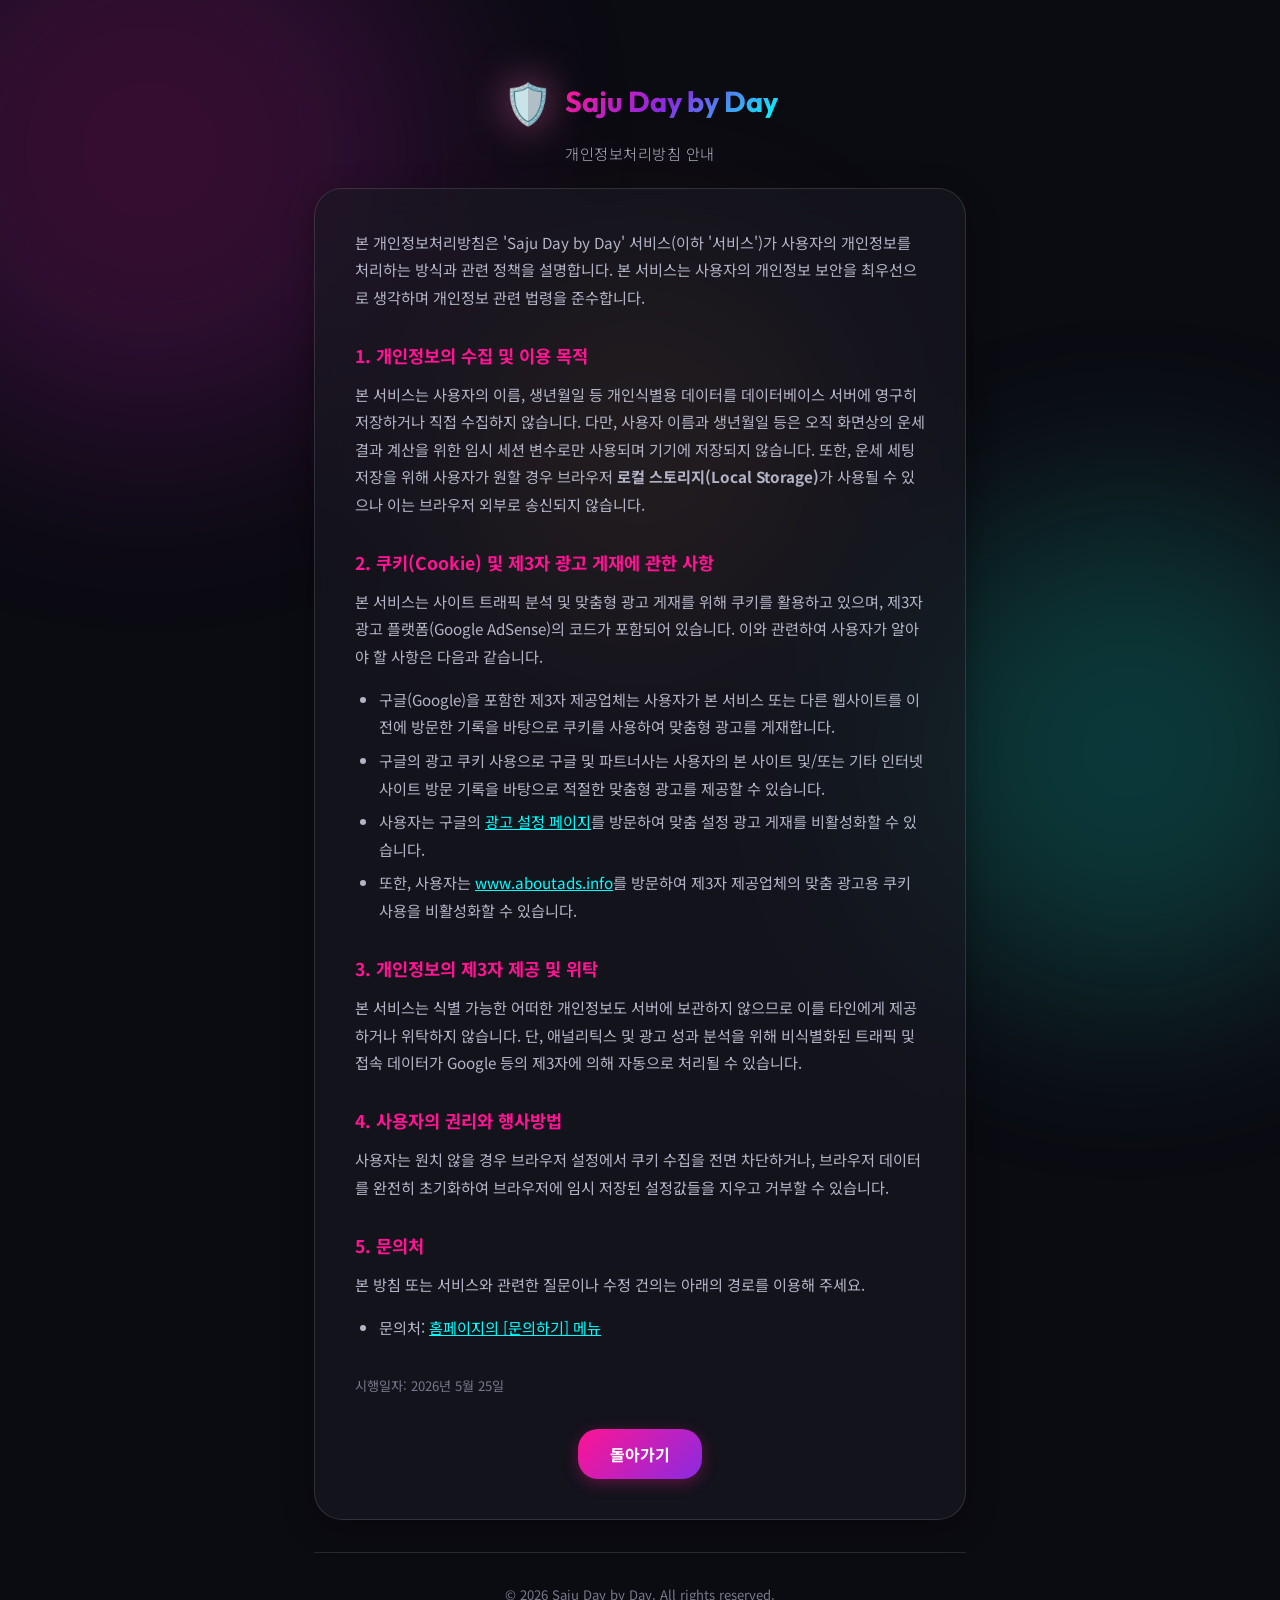
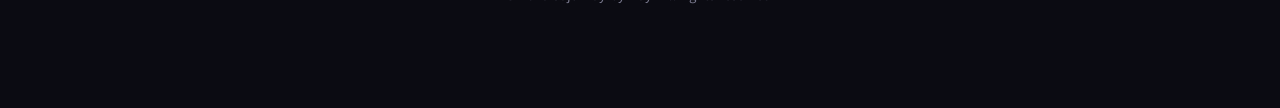
<file: privacy.html>
<!DOCTYPE html>
<html lang="ko">
<head>
    <meta charset="UTF-8">
    <meta name="viewport" content="width=device-width, initial-scale=1.0">
    <title>개인정보처리방침 | Saju Day by Day ✨</title>
    <meta name="description" content="Saju Day by Day 서비스의 개인정보처리방침을 안내합니다.">
    <link href="https://fonts.googleapis.com/css2?family=Noto+Sans+KR:wght@300;400;500;700;900&family=Outfit:wght@300;500;700;900&display=swap" rel="stylesheet">
    <link rel="stylesheet" href="styles.css">
    <style>
        .policy-content {
            line-height: 1.8;
            color: var(--text-muted);
            font-size: 0.95rem;
        }
        .policy-content h3 {
            color: var(--pink);
            font-size: 1.1rem;
            margin-top: 1.8rem;
            margin-bottom: 0.6rem;
            font-weight: 700;
        }
        .policy-content p {
            margin-bottom: 1rem;
        }
        .policy-content ul {
            margin-left: 1.5rem;
            margin-bottom: 1rem;
            list-style-type: disc;
        }
        .policy-content li {
            margin-bottom: 0.4rem;
        }
        .back-btn-wrap {
            margin-top: 2rem;
            text-align: center;
        }
        .back-btn {
            display: inline-block;
            padding: 0.8rem 2rem;
            background: linear-gradient(135deg, var(--pink), var(--purple));
            border: none;
            border-radius: var(--radius-md);
            color: white;
            font-weight: 700;
            text-decoration: none;
            box-shadow: 0 4px 15px rgba(255, 20, 147, 0.3);
            transition: all 0.25s;
        }
        .back-btn:hover {
            transform: translateY(-2px);
            box-shadow: 0 0 20px rgba(255, 20, 147, 0.6);
        }
    </style>
</head>
<body>

    <!-- Decorative Background Blobs -->
    <div class="blob blob-1"></div>
    <div class="blob blob-2"></div>
    <div class="blob blob-3"></div>

    <div class="page-wrapper">

        <!-- ===== HEADER ===== -->
        <header class="site-header">
            <div class="logo">
                <span class="logo-icon">🛡️</span>
                <span class="logo-text">Saju Day by Day</span>
            </div>
            <p class="site-tagline">개인정보처리방침 안내</p>
        </header>

        <!-- ===== CONTENT CARD ===== -->
        <main class="glass-card" style="padding: 2.5rem; margin-bottom: 1.5rem;">
            <div class="policy-content">
                <p>본 개인정보처리방침은 'Saju Day by Day' 서비스(이하 '서비스')가 사용자의 개인정보를 처리하는 방식과 관련 정책을 설명합니다. 본 서비스는 사용자의 개인정보 보안을 최우선으로 생각하며 개인정보 관련 법령을 준수합니다.</p>

                <h3>1. 개인정보의 수집 및 이용 목적</h3>
                <p>본 서비스는 사용자의 이름, 생년월일 등 개인식별용 데이터를 데이터베이스 서버에 영구히 저장하거나 직접 수집하지 않습니다. 다만, 사용자 이름과 생년월일 등은 오직 화면상의 운세 결과 계산을 위한 임시 세션 변수로만 사용되며 기기에 저장되지 않습니다. 또한, 운세 세팅 저장을 위해 사용자가 원할 경우 브라우저 <strong>로컬 스토리지(Local Storage)</strong>가 사용될 수 있으나 이는 브라우저 외부로 송신되지 않습니다.</p>

                <h3>2. 쿠키(Cookie) 및 제3자 광고 게재에 관한 사항</h3>
                <p>본 서비스는 사이트 트래픽 분석 및 맞춤형 광고 게재를 위해 쿠키를 활용하고 있으며, 제3자 광고 플랫폼(Google AdSense)의 코드가 포함되어 있습니다. 이와 관련하여 사용자가 알아야 할 사항은 다음과 같습니다.</p>
                <ul>
                    <li>구글(Google)을 포함한 제3자 제공업체는 사용자가 본 서비스 또는 다른 웹사이트를 이전에 방문한 기록을 바탕으로 쿠키를 사용하여 맞춤형 광고를 게재합니다.</li>
                    <li>구글의 광고 쿠키 사용으로 구글 및 파트너사는 사용자의 본 사이트 및/또는 기타 인터넷 사이트 방문 기록을 바탕으로 적절한 맞춤형 광고를 제공할 수 있습니다.</li>
                    <li>사용자는 구글의 <a href="https://www.google.com/settings/ads" target="_blank" style="color: var(--blue);">광고 설정 페이지</a>를 방문하여 맞춤 설정 광고 게재를 비활성화할 수 있습니다.</li>
                    <li>또한, 사용자는 <a href="http://www.aboutads.info/choices" target="_blank" style="color: var(--blue);">www.aboutads.info</a>를 방문하여 제3자 제공업체의 맞춤 광고용 쿠키 사용을 비활성화할 수 있습니다.</li>
                </ul>

                <h3>3. 개인정보의 제3자 제공 및 위탁</h3>
                <p>본 서비스는 식별 가능한 어떠한 개인정보도 서버에 보관하지 않으므로 이를 타인에게 제공하거나 위탁하지 않습니다. 단, 애널리틱스 및 광고 성과 분석을 위해 비식별화된 트래픽 및 접속 데이터가 Google 등의 제3자에 의해 자동으로 처리될 수 있습니다.</p>

                <h3>4. 사용자의 권리와 행사방법</h3>
                <p>사용자는 원치 않을 경우 브라우저 설정에서 쿠키 수집을 전면 차단하거나, 브라우저 데이터를 완전히 초기화하여 브라우저에 임시 저장된 설정값들을 지우고 거부할 수 있습니다.</p>

                <h3>5. 문의처</h3>
                <p>본 방침 또는 서비스와 관련한 질문이나 수정 건의는 아래의 경로를 이용해 주세요.</p>
                <ul>
                    <li>문의처: <a href="index.html#contact" style="color: var(--blue);">홈페이지의 [문의하기] 메뉴</a></li>
                </ul>

                <p style="margin-top: 2rem; font-size: 0.82rem; color: var(--text-dim);">시행일자: 2026년 5월 25일</p>
            </div>

            <div class="back-btn-wrap">
                <a href="index.html" class="back-btn">돌아가기</a>
            </div>
        </main>

        <!-- FOOTER -->
        <footer class="site-footer">
            <p>© 2026 Saju Day by Day. All rights reserved.</p>
        </footer>

    </div>

</body>
</html>
</file>
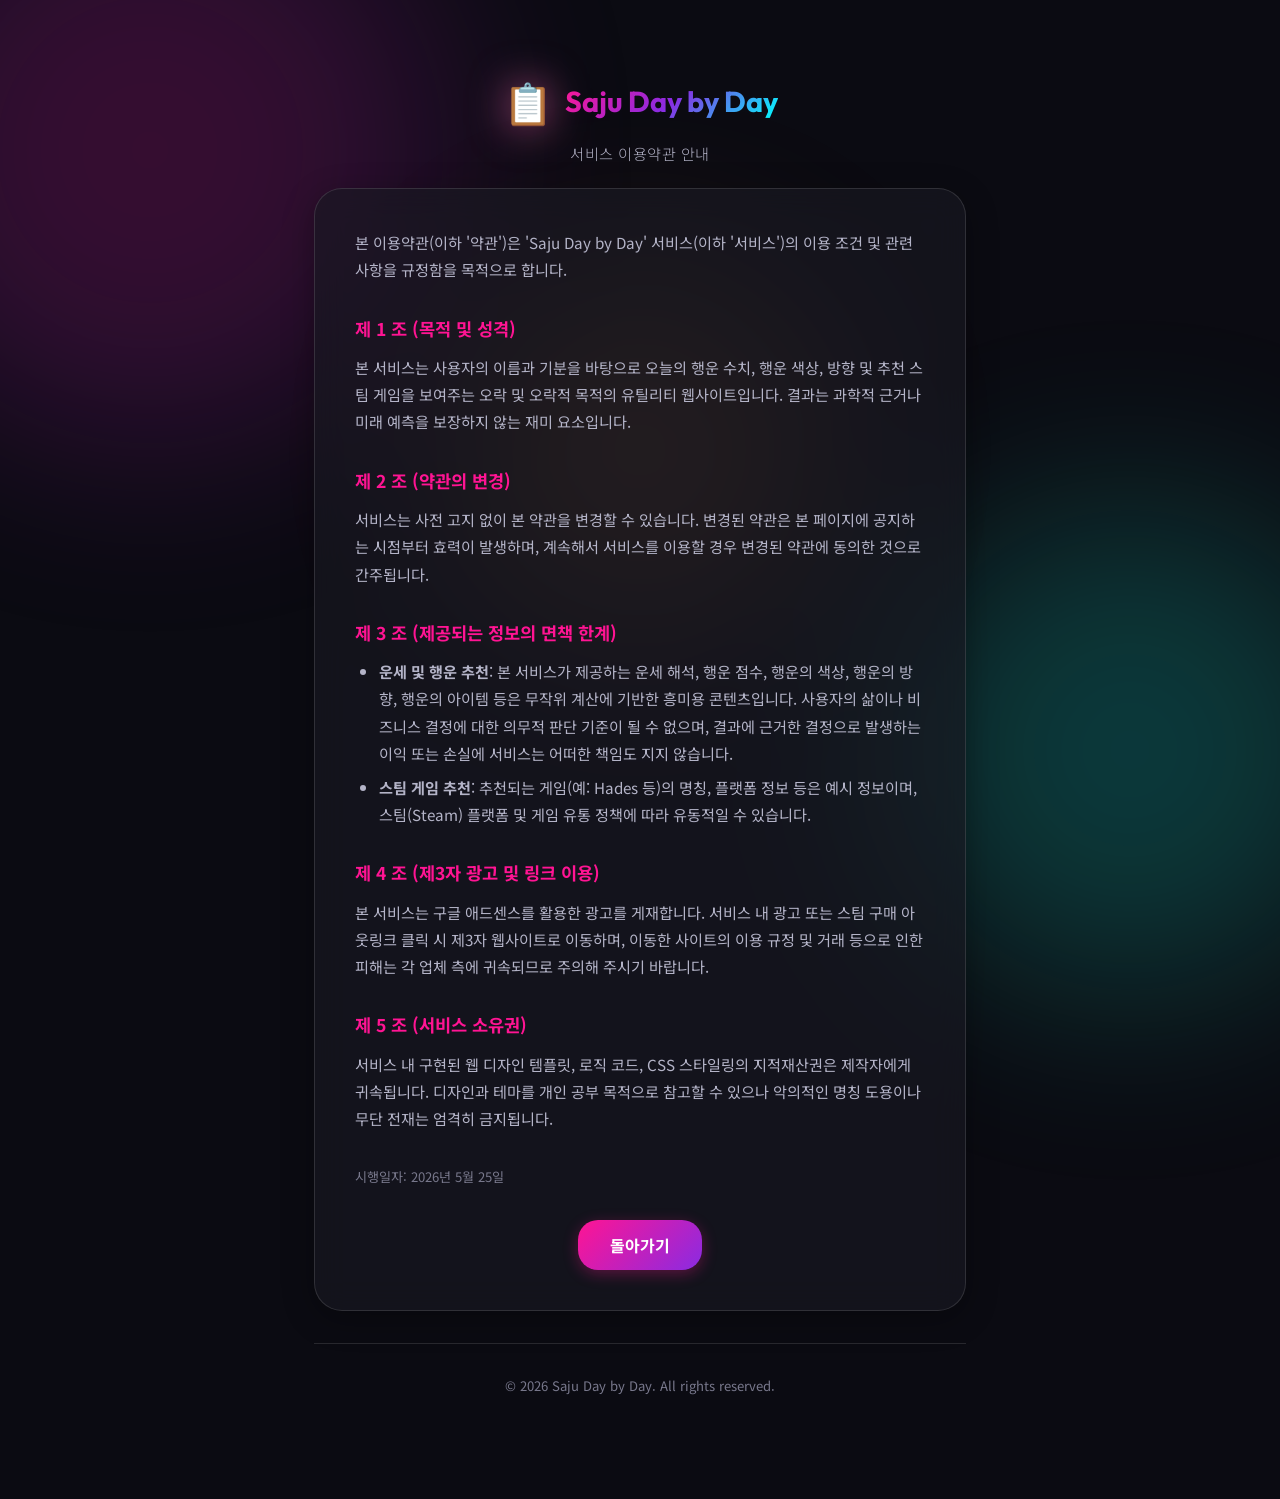
<file: terms.html>
<!DOCTYPE html>
<html lang="ko">
<head>
    <meta charset="UTF-8">
    <meta name="viewport" content="width=device-width, initial-scale=1.0">
    <title>이용약관 | Saju Day by Day ✨</title>
    <meta name="description" content="Saju Day by Day 서비스의 이용약관을 안내합니다.">
    <link href="https://fonts.googleapis.com/css2?family=Noto+Sans+KR:wght@300;400;500;700;900&family=Outfit:wght@300;500;700;900&display=swap" rel="stylesheet">
    <link rel="stylesheet" href="styles.css">
    <style>
        .policy-content {
            line-height: 1.8;
            color: var(--text-muted);
            font-size: 0.95rem;
        }
        .policy-content h3 {
            color: var(--pink);
            font-size: 1.1rem;
            margin-top: 1.8rem;
            margin-bottom: 0.6rem;
            font-weight: 700;
        }
        .policy-content p {
            margin-bottom: 1rem;
        }
        .policy-content ul {
            margin-left: 1.5rem;
            margin-bottom: 1rem;
            list-style-type: disc;
        }
        .policy-content li {
            margin-bottom: 0.4rem;
        }
        .back-btn-wrap {
            margin-top: 2rem;
            text-align: center;
        }
        .back-btn {
            display: inline-block;
            padding: 0.8rem 2rem;
            background: linear-gradient(135deg, var(--pink), var(--purple));
            border: none;
            border-radius: var(--radius-md);
            color: white;
            font-weight: 700;
            text-decoration: none;
            box-shadow: 0 4px 15px rgba(255, 20, 147, 0.3);
            transition: all 0.25s;
        }
        .back-btn:hover {
            transform: translateY(-2px);
            box-shadow: 0 0 20px rgba(255, 20, 147, 0.6);
        }
    </style>
</head>
<body>

    <!-- Decorative Background Blobs -->
    <div class="blob blob-1"></div>
    <div class="blob blob-2"></div>
    <div class="blob blob-3"></div>

    <div class="page-wrapper">

        <!-- ===== HEADER ===== -->
        <header class="site-header">
            <div class="logo">
                <span class="logo-icon">📋</span>
                <span class="logo-text">Saju Day by Day</span>
            </div>
            <p class="site-tagline">서비스 이용약관 안내</p>
        </header>

        <!-- ===== CONTENT CARD ===== -->
        <main class="glass-card" style="padding: 2.5rem; margin-bottom: 1.5rem;">
            <div class="policy-content">
                <p>본 이용약관(이하 '약관')은 'Saju Day by Day' 서비스(이하 '서비스')의 이용 조건 및 관련 사항을 규정함을 목적으로 합니다.</p>

                <h3>제 1 조 (목적 및 성격)</h3>
                <p>본 서비스는 사용자의 이름과 기분을 바탕으로 오늘의 행운 수치, 행운 색상, 방향 및 추천 스팀 게임을 보여주는 오락 및 오락적 목적의 유틸리티 웹사이트입니다. 결과는 과학적 근거나 미래 예측을 보장하지 않는 재미 요소입니다.</p>

                <h3>제 2 조 (약관의 변경)</h3>
                <p>서비스는 사전 고지 없이 본 약관을 변경할 수 있습니다. 변경된 약관은 본 페이지에 공지하는 시점부터 효력이 발생하며, 계속해서 서비스를 이용할 경우 변경된 약관에 동의한 것으로 간주됩니다.</p>

                <h3>제 3 조 (제공되는 정보의 면책 한계)</h3>
                <ul>
                    <li><strong>운세 및 행운 추천</strong>: 본 서비스가 제공하는 운세 해석, 행운 점수, 행운의 색상, 행운의 방향, 행운의 아이템 등은 무작위 계산에 기반한 흥미용 콘텐츠입니다. 사용자의 삶이나 비즈니스 결정에 대한 의무적 판단 기준이 될 수 없으며, 결과에 근거한 결정으로 발생하는 이익 또는 손실에 서비스는 어떠한 책임도 지지 않습니다.</li>
                    <li><strong>스팀 게임 추천</strong>: 추천되는 게임(예: Hades 등)의 명칭, 플랫폼 정보 등은 예시 정보이며, 스팀(Steam) 플랫폼 및 게임 유통 정책에 따라 유동적일 수 있습니다.</li>
                </ul>

                <h3>제 4 조 (제3자 광고 및 링크 이용)</h3>
                <p>본 서비스는 구글 애드센스를 활용한 광고를 게재합니다. 서비스 내 광고 또는 스팀 구매 아웃링크 클릭 시 제3자 웹사이트로 이동하며, 이동한 사이트의 이용 규정 및 거래 등으로 인한 피해는 각 업체 측에 귀속되므로 주의해 주시기 바랍니다.</p>

                <h3>제 5 조 (서비스 소유권)</h3>
                <p>서비스 내 구현된 웹 디자인 템플릿, 로직 코드, CSS 스타일링의 지적재산권은 제작자에게 귀속됩니다. 디자인과 테마를 개인 공부 목적으로 참고할 수 있으나 악의적인 명칭 도용이나 무단 전재는 엄격히 금지됩니다.</p>

                <p style="margin-top: 2rem; font-size: 0.82rem; color: var(--text-dim);">시행일자: 2026년 5월 25일</p>
            </div>

            <div class="back-btn-wrap">
                <a href="index.html" class="back-btn">돌아가기</a>
            </div>
        </main>

        <!-- FOOTER -->
        <footer class="site-footer">
            <p>© 2026 Saju Day by Day. All rights reserved.</p>
        </footer>

    </div>

</body>
</html>
</file>
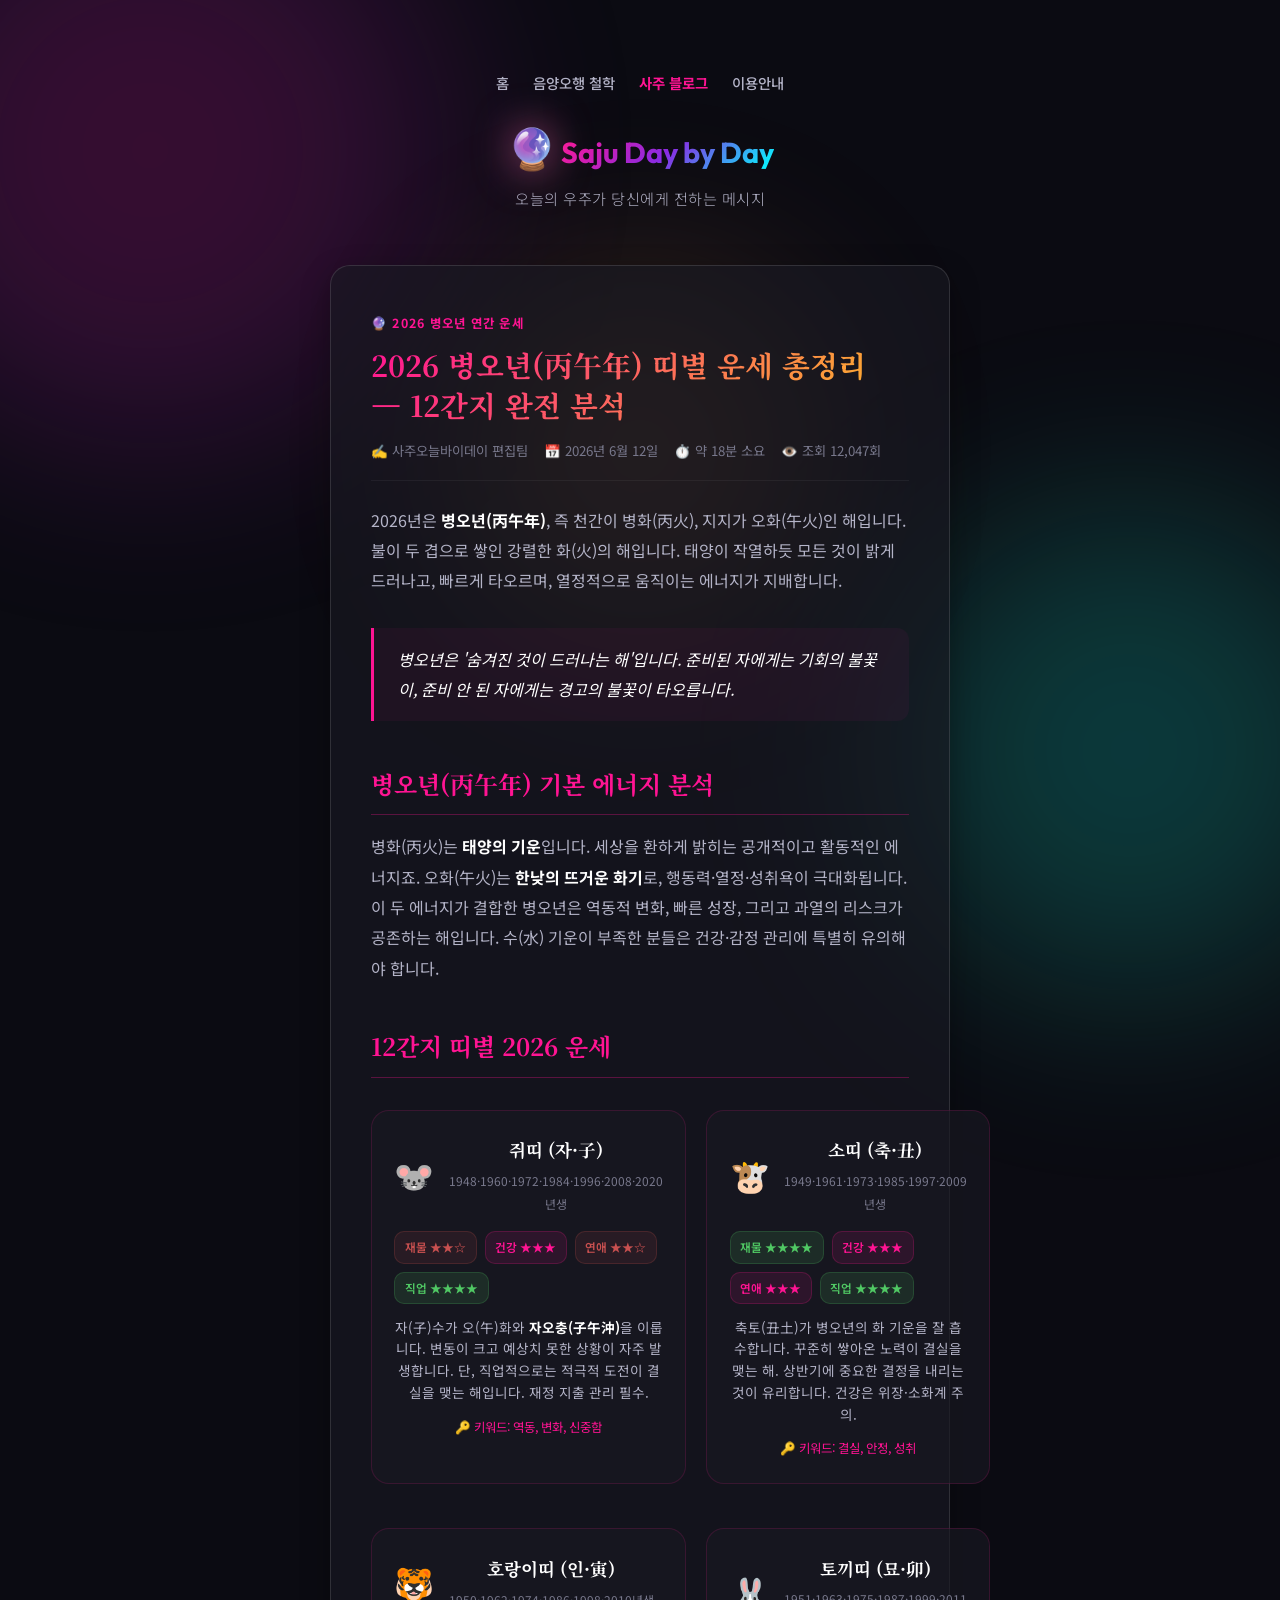
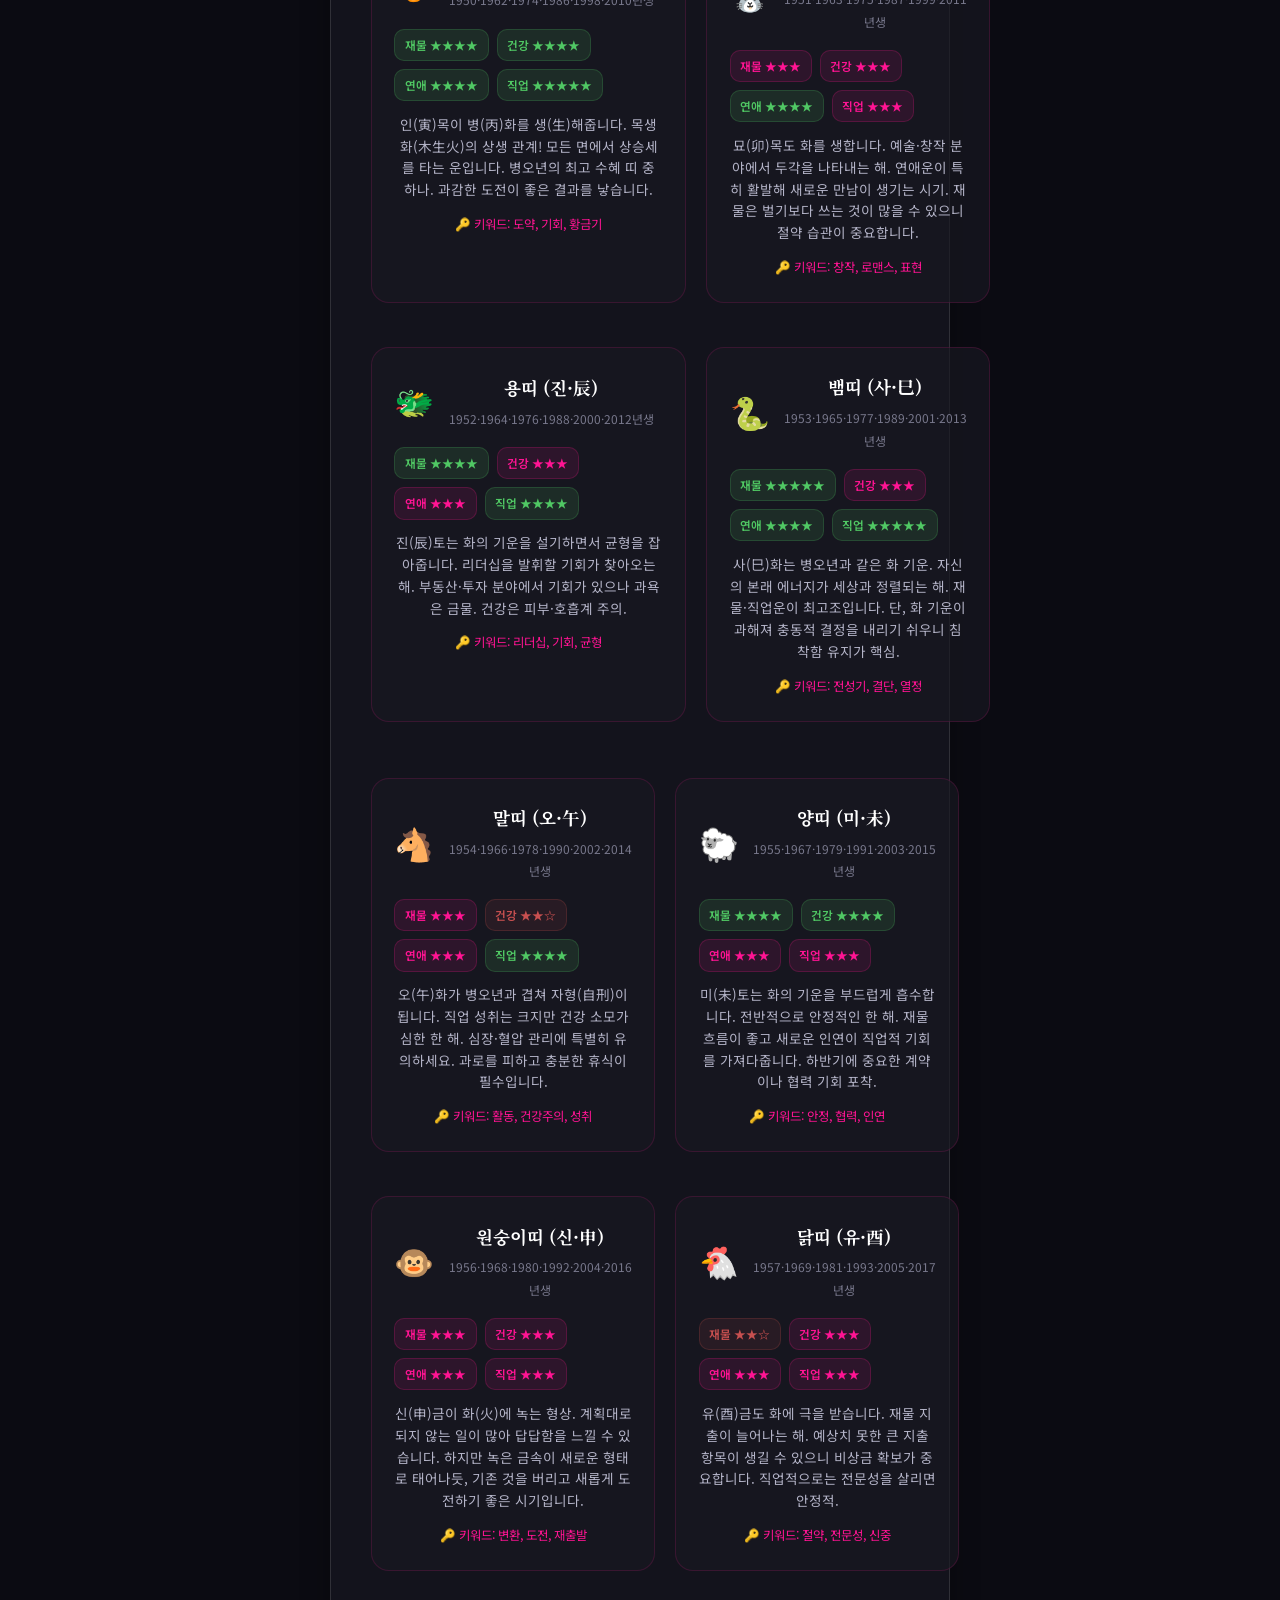
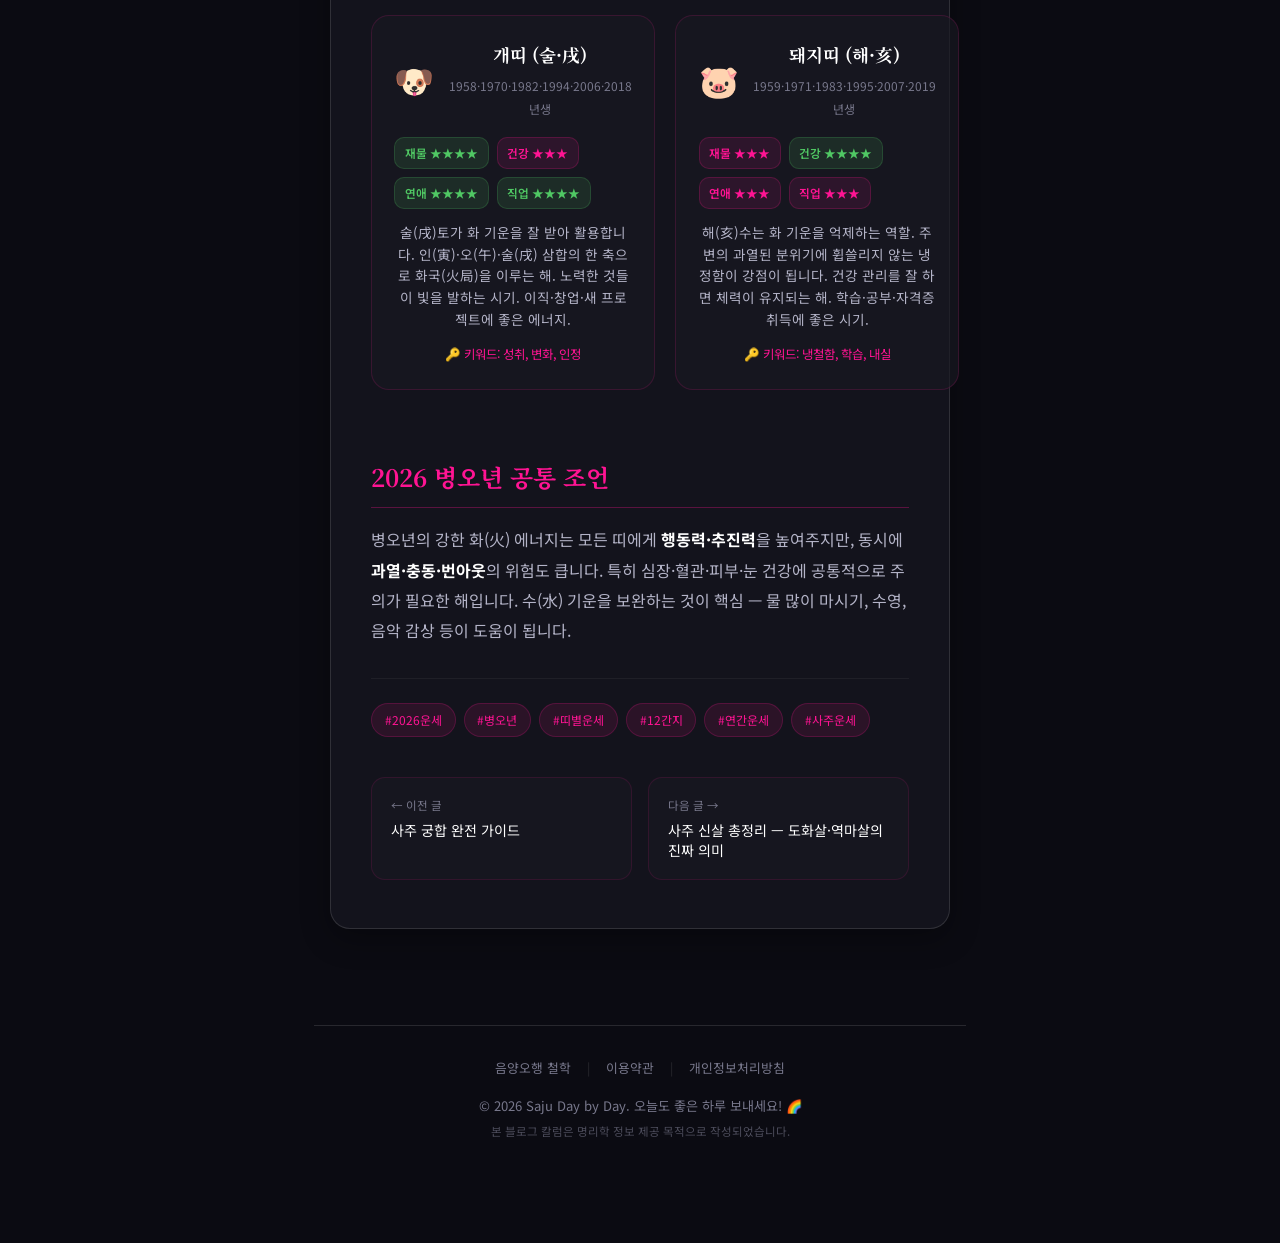
<file: blog/fortune-2026.html>
<!DOCTYPE html>
<html lang="ko">
<head>
    <meta charset="UTF-8">
    <meta name="viewport" content="width=device-width, initial-scale=1.0">
    <title>2026 병오년(丙午年) 띠별 운세 총정리 — 12간지 완전 분석 | 사주오늘바이데이</title>
    <meta name="description" content="불의 해 병오년(丙午年) 2026년, 쥐띠부터 돼지띠까지 12간지 띠별 재물운·건강운·연애운·직업운을 사주 명리학으로 완전 분석합니다.">
    <meta property="og:title" content="2026 병오년 띠별 운세 총정리 — 12간지 완전 분석">
    
    
    <!-- Google AdSense -->
    <meta name="google-adsense-account" content="ca-pub-3114463937796990">
    <script async src="https://pagead2.googlesyndication.com/pagead/js/adsbygoogle.js?client=ca-pub-3114463937796990" crossorigin="anonymous"></script>
    
    <!-- Google Fonts -->
    <link href="https://fonts.googleapis.com/css2?family=Noto+Sans+KR:wght@300;400;500;700;900&family=Outfit:wght@300;500;700;900&display=swap" rel="stylesheet">
    <link href="https://fonts.googleapis.com/css2?family=Noto+Serif+KR:wght@400;700&display=swap" rel="stylesheet">
    
    <link rel="stylesheet" href="../styles.css">
    
    <script type="application/ld+json">{"@context":"https://schema.org","@type":"Article","headline":"2026 병오년 띠별 운세 총정리","datePublished":"2026-06-12","author":{"@type":"Person","name":"사주오늘바이데이 편집팀"},"publisher":{"@type":"Organization","name":"사주오늘바이데이"}}</script>

    <style>
      
    body { font-family: 'Noto Sans KR', var(--font-ko); }
    .post-wrap { max-width: 820px; margin: 0 auto; }
    .post-cat { font-size: 0.78rem; letter-spacing: 0.1em; text-transform: uppercase; color: var(--pink); font-weight: 700; margin-bottom: 0.8rem; }
    .post-header h1 { font-family: 'Noto Serif KR', serif; font-size: 2.1rem; line-height: 1.4; color: var(--text-main); margin-bottom: 1rem; font-weight: 700; }
    .post-byline { font-size: 0.83rem; color: var(--text-dim); display: flex; gap: 1rem; flex-wrap: wrap; border-bottom: 1px solid rgba(255,255,255,0.05); padding-bottom: 1.2rem; margin-bottom: 1.5rem; }
    .post-body { color: var(--text-muted); font-size: 1rem; line-height: 1.9; }
    .post-body h2 { font-family: 'Noto Serif KR', serif; font-size: 1.5rem; color: var(--text-main); margin: 2.5rem 0 1rem; padding-bottom: 0.5rem; border-bottom: 1px solid rgba(255,20,147,0.15); font-weight: 700; }
    .post-body p { margin-bottom: 1.2rem; }
    .post-body strong { color: var(--text-main); font-weight: 700; }
    blockquote { border-left: 3px solid var(--pink); padding: 1rem 1.5rem; margin: 2rem 0; background: rgba(255,20,147,0.04); border-radius: 0 12px 12px 0; color: var(--text-main); font-style: italic; }

    /* Fortune cards */
    .fortune-grid { display: grid; grid-template-columns: 1fr 1fr; gap: 1.25rem; margin: 2rem 0; }
    @media (max-width: 600px) { .fortune-grid { grid-template-columns: 1fr; } }
    .fortune-card { background: var(--bg-card); border: 1px solid rgba(255,20,147,0.15); border-radius: 18px; padding: 1.4rem; transition: var(--transition-smooth); }
    .fortune-card:hover { border-color: rgba(255,20,147,0.3); transform: translateY(-3px); }
    .fortune-head { display: flex; align-items: center; gap: 0.9rem; margin-bottom: 1rem; }
    .fortune-emoji { font-size: 2rem; }
    .fortune-name { font-family: 'Noto Serif KR', serif; font-size: 1.1rem; font-weight: 700; color: var(--text-main); }
    .fortune-year { font-size: 0.75rem; color: var(--text-dim); margin-top: 0.2rem; }
    .fortune-score { display: flex; gap: 0.5rem; margin-bottom: 0.8rem; flex-wrap: wrap; }
    .score-badge { font-size: 0.73rem; padding: 0.25rem 0.6rem; border-radius: 10px; font-weight: 600; }
    .score-good { background: rgba(80,200,100,0.12); color: #50c864; border: 1px solid rgba(80,200,100,0.2); }
    .score-mid { background: rgba(255,20,147,0.1); color: var(--pink); border: 1px solid rgba(255,20,147,0.2); }
    .score-bad { background: rgba(200,80,80,0.1); color: #c85050; border: 1px solid rgba(200,80,80,0.2); }
    .fortune-desc { font-size: 0.85rem; color: var(--text-muted); line-height: 1.6; }
    .fortune-keyword { margin-top: 0.75rem; font-size: 0.78rem; color: var(--pink); }

    .tag-list { display: flex; gap: 0.5rem; flex-wrap: wrap; margin-top: 2rem; padding-top: 1.5rem; border-top: 1px solid rgba(255,255,255,0.05); }
    .tag { padding: 0.3rem 0.8rem; border-radius: 20px; background: rgba(255,20,147,0.07); border: 1px solid rgba(255,20,147,0.15); font-size: 0.75rem; color: var(--pink); }
    .nav-posts { display: grid; grid-template-columns: 1fr 1fr; gap: 1rem; margin-top: 2.5rem; }
    .nav-post { background: var(--bg-card); border: 1px solid rgba(255,20,147,0.12); border-radius: 14px; padding: 1.2rem; text-decoration: none; color: inherit; transition: var(--transition-smooth); }
    .nav-post:hover { border-color: rgba(255,20,147,0.3); }
    .nav-post .dir { font-size: 0.72rem; color: var(--text-dim); margin-bottom: 0.4rem; }
    .nav-post .title { font-size: 0.88rem; color: var(--text-main); }
  
      /* Additional blog container fixes */
      main { padding: 2rem 1rem 4rem; max-width: 1000px; margin: 0 auto; }
      .blog-hero { padding: 2rem 1rem; }
      .blog-hero h1 { font-size: 2.2rem; background: linear-gradient(135deg, var(--pink), var(--purple)); -webkit-background-clip: text; -webkit-text-fill-color: transparent; }
      .category-tabs { margin-bottom: 2rem; }
      
      .post-wrap { background: var(--bg-card); padding: 3rem 2.5rem; border-radius: var(--radius-md); border: 1px solid var(--border); box-shadow: 0 10px 30px rgba(0,0,0,0.3); }
      @media(max-width: 600px) { .post-wrap { padding: 2rem 1.5rem; } }
      .post-header h1 { font-size: 1.8rem; background: linear-gradient(135deg, var(--pink), var(--yellow)); -webkit-background-clip: text; -webkit-text-fill-color: transparent; }
      .post-body h2 { color: var(--pink); border-bottom-color: rgba(255,20,147,0.3); }
      .post-body h3 { color: var(--yellow); }
      
      blockquote { border-left-color: var(--pink); background: rgba(255,20,147,0.05); }
      .info-box { background: rgba(15,15,25,0.6); border-color: rgba(255,20,147,0.2); }
      .info-box h4 { color: var(--pink); }
      .table-wrap { border-color: rgba(255,20,147,0.2); }
      th { background: rgba(255,20,147,0.1); color: var(--pink); }
      .tag { background: rgba(255,20,147,0.1); border-color: rgba(255,20,147,0.2); color: var(--pink); }
      .nav-post:hover { border-color: var(--pink); }
      .author-avatar { border-color: var(--pink); background: rgba(255,20,147,0.1); color: var(--pink); }
      .page-btn.active, .page-btn:hover { background: rgba(255,20,147,0.1); border-color: var(--pink); color: var(--pink); }
      .cat-tab.active, .cat-tab:hover { background: rgba(255,20,147,0.1); border-color: var(--pink); color: var(--pink); }
    </style>
</head>
<body>

    <!-- Decorative Background Blobs -->
    <div class="blob blob-1"></div>
    <div class="blob blob-2"></div>
    <div class="blob blob-3"></div>

    <div class="page-wrapper">
        <!-- ===== HEADER ===== -->
        <header class="site-header" id="top">
            <nav class="top-nav">
                <a href="../index.html">홈</a>
                <a href="../philosophy.html">음양오행 철학</a>
                <a href="index.html" style="color: var(--pink); font-weight: 700;">사주 블로그</a>
                <a href="../index.html#info-section">이용안내</a>
            </nav>
            <div class="logo">
                <a href="../index.html" style="text-decoration:none; color:inherit;">
                    <span class="logo-icon">🔮</span>
                    <span class="logo-text">Saju Day by Day</span>
                </a>
            </div>
            <p class="site-tagline">오늘의 우주가 당신에게 전하는 메시지</p>
        </header>

    <main id="main-content">
        
    <div class="post-wrap">
      <div class="post-header">
        <div class="post-cat">🔮 2026 병오년 연간 운세</div>
        <h1>2026 병오년(丙午年) 띠별 운세 총정리<br>— 12간지 완전 분석</h1>
        <div class="post-byline">
          <span>✍️ 사주오늘바이데이 편집팀</span>
          <span>📅 2026년 6월 12일</span>
          <span>⏱️ 약 18분 소요</span>
          <span>👁️ 조회 12,047회</span>
        </div>
      </div>

      <div class="adsense-slot">
        <ins class="adsbygoogle" style="display:block" data-ad-client="ca-pub-3114463937796990" data-ad-slot="auto" data-ad-format="auto" data-full-width-responsive="true"></ins>
        <script>(adsbygoogle = window.adsbygoogle || []).push({});</script>
      </div>

      <div class="post-body">
        <p>2026년은 <strong>병오년(丙午年)</strong>, 즉 천간이 병화(丙火), 지지가 오화(午火)인 해입니다. 불이 두 겹으로 쌓인 강렬한 화(火)의 해입니다. 태양이 작열하듯 모든 것이 밝게 드러나고, 빠르게 타오르며, 열정적으로 움직이는 에너지가 지배합니다.</p>

        <blockquote>병오년은 '숨겨진 것이 드러나는 해'입니다. 준비된 자에게는 기회의 불꽃이, 준비 안 된 자에게는 경고의 불꽃이 타오릅니다.</blockquote>

        <h2>병오년(丙午年) 기본 에너지 분석</h2>
        <p>병화(丙火)는 <strong>태양의 기운</strong>입니다. 세상을 환하게 밝히는 공개적이고 활동적인 에너지죠. 오화(午火)는 <strong>한낮의 뜨거운 화기</strong>로, 행동력·열정·성취욕이 극대화됩니다. 이 두 에너지가 결합한 병오년은 역동적 변화, 빠른 성장, 그리고 과열의 리스크가 공존하는 해입니다. 수(水) 기운이 부족한 분들은 건강·감정 관리에 특별히 유의해야 합니다.</p>

        <h2>12간지 띠별 2026 운세</h2>

        <div class="fortune-grid">
          <div class="fortune-card">
            <div class="fortune-head">
              <div class="fortune-emoji">🐭</div>
              <div>
                <div class="fortune-name">쥐띠 (자·子)</div>
                <div class="fortune-year">1948·1960·1972·1984·1996·2008·2020년생</div>
              </div>
            </div>
            <div class="fortune-score">
              <span class="score-badge score-bad">재물 ★★☆</span>
              <span class="score-badge score-mid">건강 ★★★</span>
              <span class="score-badge score-bad">연애 ★★☆</span>
              <span class="score-badge score-good">직업 ★★★★</span>
            </div>
            <div class="fortune-desc">자(子)수가 오(午)화와 <strong>자오충(子午沖)</strong>을 이룹니다. 변동이 크고 예상치 못한 상황이 자주 발생합니다. 단, 직업적으로는 적극적 도전이 결실을 맺는 해입니다. 재정 지출 관리 필수.</div>
            <div class="fortune-keyword">🔑 키워드: 역동, 변화, 신중함</div>
          </div>

          <div class="fortune-card">
            <div class="fortune-head">
              <div class="fortune-emoji">🐮</div>
              <div>
                <div class="fortune-name">소띠 (축·丑)</div>
                <div class="fortune-year">1949·1961·1973·1985·1997·2009년생</div>
              </div>
            </div>
            <div class="fortune-score">
              <span class="score-badge score-good">재물 ★★★★</span>
              <span class="score-badge score-mid">건강 ★★★</span>
              <span class="score-badge score-mid">연애 ★★★</span>
              <span class="score-badge score-good">직업 ★★★★</span>
            </div>
            <div class="fortune-desc">축토(丑土)가 병오년의 화 기운을 잘 흡수합니다. 꾸준히 쌓아온 노력이 결실을 맺는 해. 상반기에 중요한 결정을 내리는 것이 유리합니다. 건강은 위장·소화계 주의.</div>
            <div class="fortune-keyword">🔑 키워드: 결실, 안정, 성취</div>
          </div>

          <div class="fortune-card">
            <div class="fortune-head">
              <div class="fortune-emoji">🐯</div>
              <div>
                <div class="fortune-name">호랑이띠 (인·寅)</div>
                <div class="fortune-year">1950·1962·1974·1986·1998·2010년생</div>
              </div>
            </div>
            <div class="fortune-score">
              <span class="score-badge score-good">재물 ★★★★</span>
              <span class="score-badge score-good">건강 ★★★★</span>
              <span class="score-badge score-good">연애 ★★★★</span>
              <span class="score-badge score-good">직업 ★★★★★</span>
            </div>
            <div class="fortune-desc">인(寅)목이 병(丙)화를 생(生)해줍니다. 목생화(木生火)의 상생 관계! 모든 면에서 상승세를 타는 운입니다. 병오년의 최고 수혜 띠 중 하나. 과감한 도전이 좋은 결과를 낳습니다.</div>
            <div class="fortune-keyword">🔑 키워드: 도약, 기회, 황금기</div>
          </div>

          <div class="fortune-card">
            <div class="fortune-head">
              <div class="fortune-emoji">🐰</div>
              <div>
                <div class="fortune-name">토끼띠 (묘·卯)</div>
                <div class="fortune-year">1951·1963·1975·1987·1999·2011년생</div>
              </div>
            </div>
            <div class="fortune-score">
              <span class="score-badge score-mid">재물 ★★★</span>
              <span class="score-badge score-mid">건강 ★★★</span>
              <span class="score-badge score-good">연애 ★★★★</span>
              <span class="score-badge score-mid">직업 ★★★</span>
            </div>
            <div class="fortune-desc">묘(卯)목도 화를 생합니다. 예술·창작 분야에서 두각을 나타내는 해. 연애운이 특히 활발해 새로운 만남이 생기는 시기. 재물은 벌기보다 쓰는 것이 많을 수 있으니 절약 습관이 중요합니다.</div>
            <div class="fortune-keyword">🔑 키워드: 창작, 로맨스, 표현</div>
          </div>

          <div class="fortune-card">
            <div class="fortune-head">
              <div class="fortune-emoji">🐲</div>
              <div>
                <div class="fortune-name">용띠 (진·辰)</div>
                <div class="fortune-year">1952·1964·1976·1988·2000·2012년생</div>
              </div>
            </div>
            <div class="fortune-score">
              <span class="score-badge score-good">재물 ★★★★</span>
              <span class="score-badge score-mid">건강 ★★★</span>
              <span class="score-badge score-mid">연애 ★★★</span>
              <span class="score-badge score-good">직업 ★★★★</span>
            </div>
            <div class="fortune-desc">진(辰)토는 화의 기운을 설기하면서 균형을 잡아줍니다. 리더십을 발휘할 기회가 찾아오는 해. 부동산·투자 분야에서 기회가 있으나 과욕은 금물. 건강은 피부·호흡계 주의.</div>
            <div class="fortune-keyword">🔑 키워드: 리더십, 기회, 균형</div>
          </div>

          <div class="fortune-card">
            <div class="fortune-head">
              <div class="fortune-emoji">🐍</div>
              <div>
                <div class="fortune-name">뱀띠 (사·巳)</div>
                <div class="fortune-year">1953·1965·1977·1989·2001·2013년생</div>
              </div>
            </div>
            <div class="fortune-score">
              <span class="score-badge score-good">재물 ★★★★★</span>
              <span class="score-badge score-mid">건강 ★★★</span>
              <span class="score-badge score-good">연애 ★★★★</span>
              <span class="score-badge score-good">직업 ★★★★★</span>
            </div>
            <div class="fortune-desc">사(巳)화는 병오년과 같은 화 기운. 자신의 본래 에너지가 세상과 정렬되는 해. 재물·직업운이 최고조입니다. 단, 화 기운이 과해져 충동적 결정을 내리기 쉬우니 침착함 유지가 핵심.</div>
            <div class="fortune-keyword">🔑 키워드: 전성기, 결단, 열정</div>
          </div>
        </div>

        <div class="adsense-slot">
          <ins class="adsbygoogle" style="display:block" data-ad-client="ca-pub-3114463937796990" data-ad-slot="auto" data-ad-format="auto" data-full-width-responsive="true"></ins>
          <script>(adsbygoogle = window.adsbygoogle || []).push({});</script>
        </div>

        <div class="fortune-grid">
          <div class="fortune-card">
            <div class="fortune-head">
              <div class="fortune-emoji">🐴</div>
              <div>
                <div class="fortune-name">말띠 (오·午)</div>
                <div class="fortune-year">1954·1966·1978·1990·2002·2014년생</div>
              </div>
            </div>
            <div class="fortune-score">
              <span class="score-badge score-mid">재물 ★★★</span>
              <span class="score-badge score-bad">건강 ★★☆</span>
              <span class="score-badge score-mid">연애 ★★★</span>
              <span class="score-badge score-good">직업 ★★★★</span>
            </div>
            <div class="fortune-desc">오(午)화가 병오년과 겹쳐 자형(自刑)이 됩니다. 직업 성취는 크지만 건강 소모가 심한 한 해. 심장·혈압 관리에 특별히 유의하세요. 과로를 피하고 충분한 휴식이 필수입니다.</div>
            <div class="fortune-keyword">🔑 키워드: 활동, 건강주의, 성취</div>
          </div>

          <div class="fortune-card">
            <div class="fortune-head">
              <div class="fortune-emoji">🐑</div>
              <div>
                <div class="fortune-name">양띠 (미·未)</div>
                <div class="fortune-year">1955·1967·1979·1991·2003·2015년생</div>
              </div>
            </div>
            <div class="fortune-score">
              <span class="score-badge score-good">재물 ★★★★</span>
              <span class="score-badge score-good">건강 ★★★★</span>
              <span class="score-badge score-mid">연애 ★★★</span>
              <span class="score-badge score-mid">직업 ★★★</span>
            </div>
            <div class="fortune-desc">미(未)토는 화의 기운을 부드럽게 흡수합니다. 전반적으로 안정적인 한 해. 재물 흐름이 좋고 새로운 인연이 직업적 기회를 가져다줍니다. 하반기에 중요한 계약이나 협력 기회 포착.</div>
            <div class="fortune-keyword">🔑 키워드: 안정, 협력, 인연</div>
          </div>

          <div class="fortune-card">
            <div class="fortune-head">
              <div class="fortune-emoji">🐵</div>
              <div>
                <div class="fortune-name">원숭이띠 (신·申)</div>
                <div class="fortune-year">1956·1968·1980·1992·2004·2016년생</div>
              </div>
            </div>
            <div class="fortune-score">
              <span class="score-badge score-mid">재물 ★★★</span>
              <span class="score-badge score-mid">건강 ★★★</span>
              <span class="score-badge score-mid">연애 ★★★</span>
              <span class="score-badge score-mid">직업 ★★★</span>
            </div>
            <div class="fortune-desc">신(申)금이 화(火)에 녹는 형상. 계획대로 되지 않는 일이 많아 답답함을 느낄 수 있습니다. 하지만 녹은 금속이 새로운 형태로 태어나듯, 기존 것을 버리고 새롭게 도전하기 좋은 시기입니다.</div>
            <div class="fortune-keyword">🔑 키워드: 변환, 도전, 재출발</div>
          </div>

          <div class="fortune-card">
            <div class="fortune-head">
              <div class="fortune-emoji">🐔</div>
              <div>
                <div class="fortune-name">닭띠 (유·酉)</div>
                <div class="fortune-year">1957·1969·1981·1993·2005·2017년생</div>
              </div>
            </div>
            <div class="fortune-score">
              <span class="score-badge score-bad">재물 ★★☆</span>
              <span class="score-badge score-mid">건강 ★★★</span>
              <span class="score-badge score-mid">연애 ★★★</span>
              <span class="score-badge score-mid">직업 ★★★</span>
            </div>
            <div class="fortune-desc">유(酉)금도 화에 극을 받습니다. 재물 지출이 늘어나는 해. 예상치 못한 큰 지출 항목이 생길 수 있으니 비상금 확보가 중요합니다. 직업적으로는 전문성을 살리면 안정적.</div>
            <div class="fortune-keyword">🔑 키워드: 절약, 전문성, 신중</div>
          </div>

          <div class="fortune-card">
            <div class="fortune-head">
              <div class="fortune-emoji">🐶</div>
              <div>
                <div class="fortune-name">개띠 (술·戌)</div>
                <div class="fortune-year">1958·1970·1982·1994·2006·2018년생</div>
              </div>
            </div>
            <div class="fortune-score">
              <span class="score-badge score-good">재물 ★★★★</span>
              <span class="score-badge score-mid">건강 ★★★</span>
              <span class="score-badge score-good">연애 ★★★★</span>
              <span class="score-badge score-good">직업 ★★★★</span>
            </div>
            <div class="fortune-desc">술(戌)토가 화 기운을 잘 받아 활용합니다. 인(寅)·오(午)·술(戌) 삼합의 한 축으로 화국(火局)을 이루는 해. 노력한 것들이 빛을 발하는 시기. 이직·창업·새 프로젝트에 좋은 에너지.</div>
            <div class="fortune-keyword">🔑 키워드: 성취, 변화, 인정</div>
          </div>

          <div class="fortune-card">
            <div class="fortune-head">
              <div class="fortune-emoji">🐷</div>
              <div>
                <div class="fortune-name">돼지띠 (해·亥)</div>
                <div class="fortune-year">1959·1971·1983·1995·2007·2019년생</div>
              </div>
            </div>
            <div class="fortune-score">
              <span class="score-badge score-mid">재물 ★★★</span>
              <span class="score-badge score-good">건강 ★★★★</span>
              <span class="score-badge score-mid">연애 ★★★</span>
              <span class="score-badge score-mid">직업 ★★★</span>
            </div>
            <div class="fortune-desc">해(亥)수는 화 기운을 억제하는 역할. 주변의 과열된 분위기에 휩쓸리지 않는 냉정함이 강점이 됩니다. 건강 관리를 잘 하면 체력이 유지되는 해. 학습·공부·자격증 취득에 좋은 시기.</div>
            <div class="fortune-keyword">🔑 키워드: 냉철함, 학습, 내실</div>
          </div>
        </div>

        <h2>2026 병오년 공통 조언</h2>
        <p>병오년의 강한 화(火) 에너지는 모든 띠에게 <strong>행동력·추진력</strong>을 높여주지만, 동시에 <strong>과열·충동·번아웃</strong>의 위험도 큽니다. 특히 심장·혈관·피부·눈 건강에 공통적으로 주의가 필요한 해입니다. 수(水) 기운을 보완하는 것이 핵심 — 물 많이 마시기, 수영, 음악 감상 등이 도움이 됩니다.</p>

        <div class="tag-list">
          <span class="tag">#2026운세</span>
          <span class="tag">#병오년</span>
          <span class="tag">#띠별운세</span>
          <span class="tag">#12간지</span>
          <span class="tag">#연간운세</span>
          <span class="tag">#사주운세</span>
        </div>
      </div>

      <div class="nav-posts">
        <a href="gungham-guide.html" class="nav-post">
          <div class="dir">← 이전 글</div>
          <div class="title">사주 궁합 완전 가이드</div>
        </a>
        <a href="sinsal-guide.html" class="nav-post">
          <div class="dir">다음 글 →</div>
          <div class="title">사주 신살 총정리 — 도화살·역마살의 진짜 의미</div>
        </a>
      </div>
    </div>
  
    </main>

        <!-- ===== FOOTER ===== -->
        <footer class="site-footer">
            <div class="footer-nav">
                <a href="../philosophy.html">음양오행 철학</a>
                <span class="divider">|</span>
                <a href="../terms.html">이용약관</a>
                <span class="divider">|</span>
                <a href="../privacy.html">개인정보처리방침</a>
            </div>
            <p>© 2026 Saju Day by Day. 오늘도 좋은 하루 보내세요! 🌈</p>
            <p class="footer-disclaimer">본 블로그 칼럼은 명리학 정보 제공 목적으로 작성되었습니다.</p>
        </footer>
    </div>

</body>
</html>
</file>
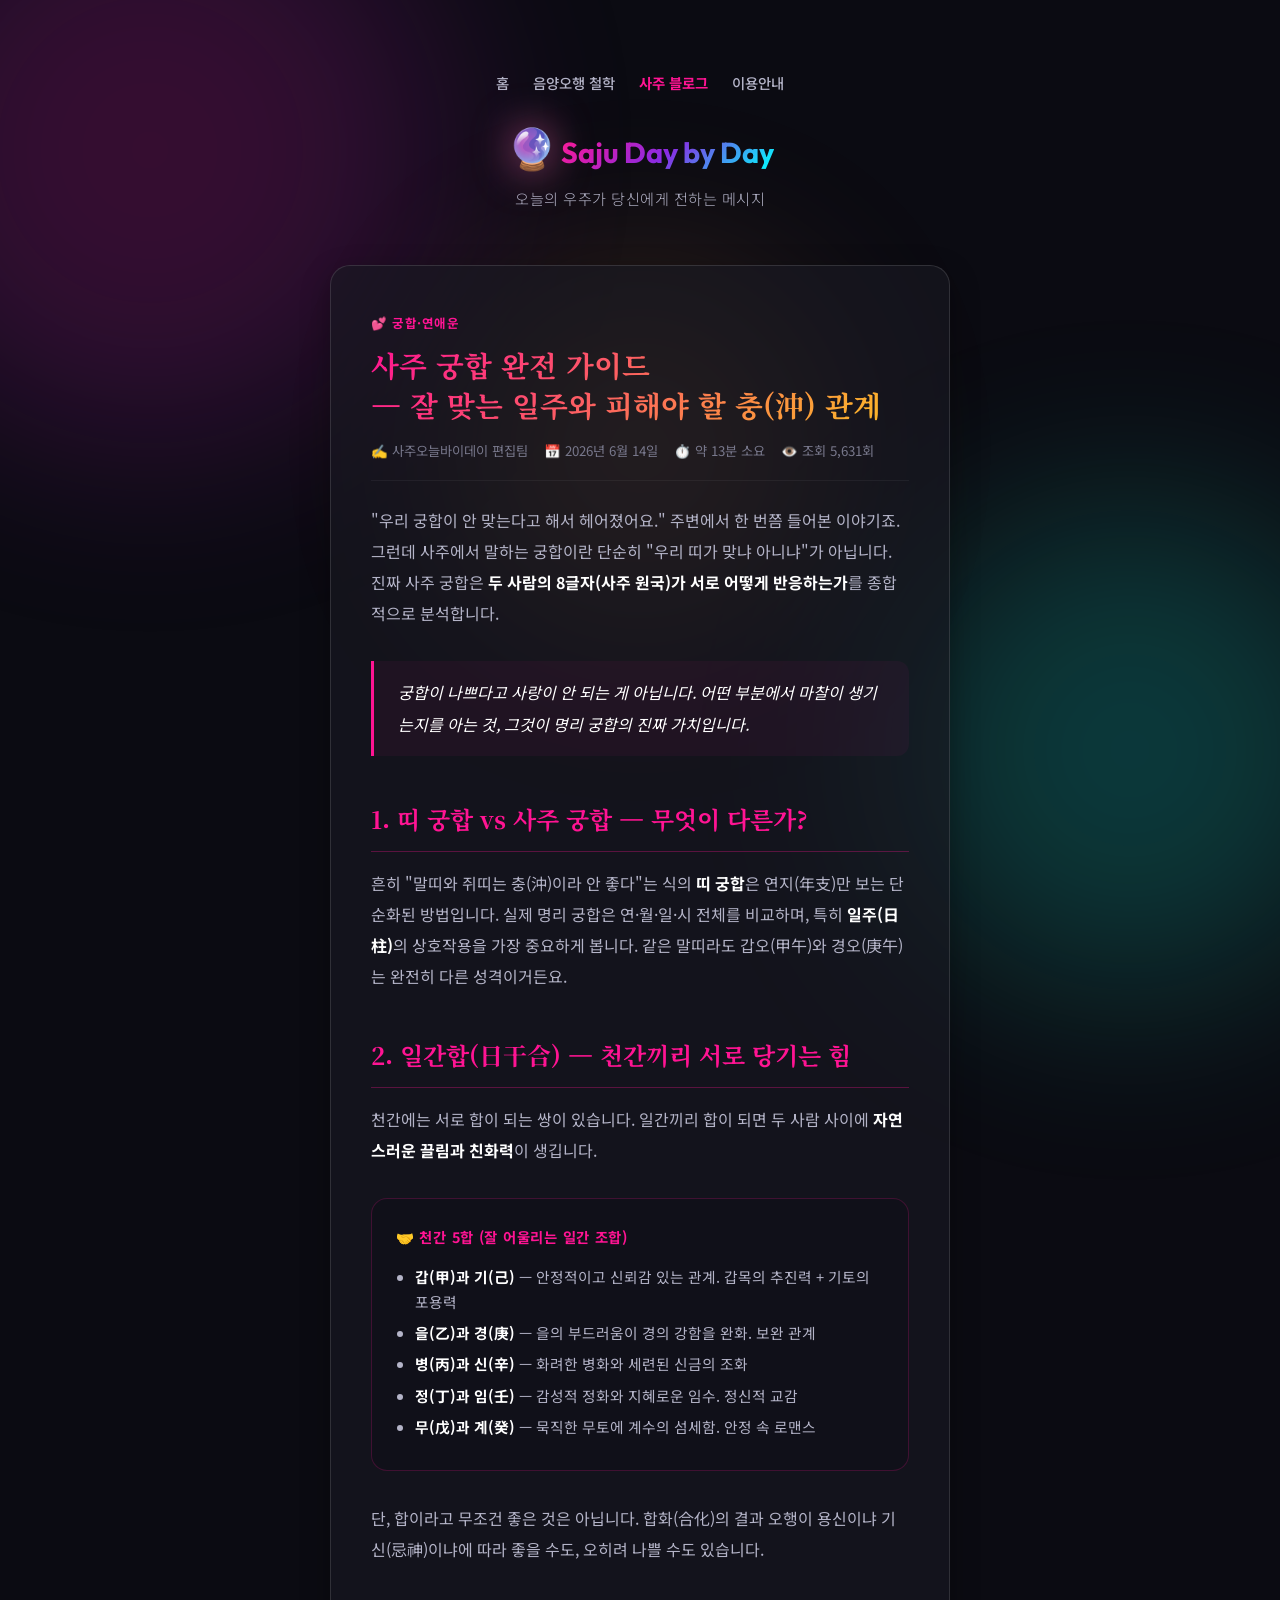
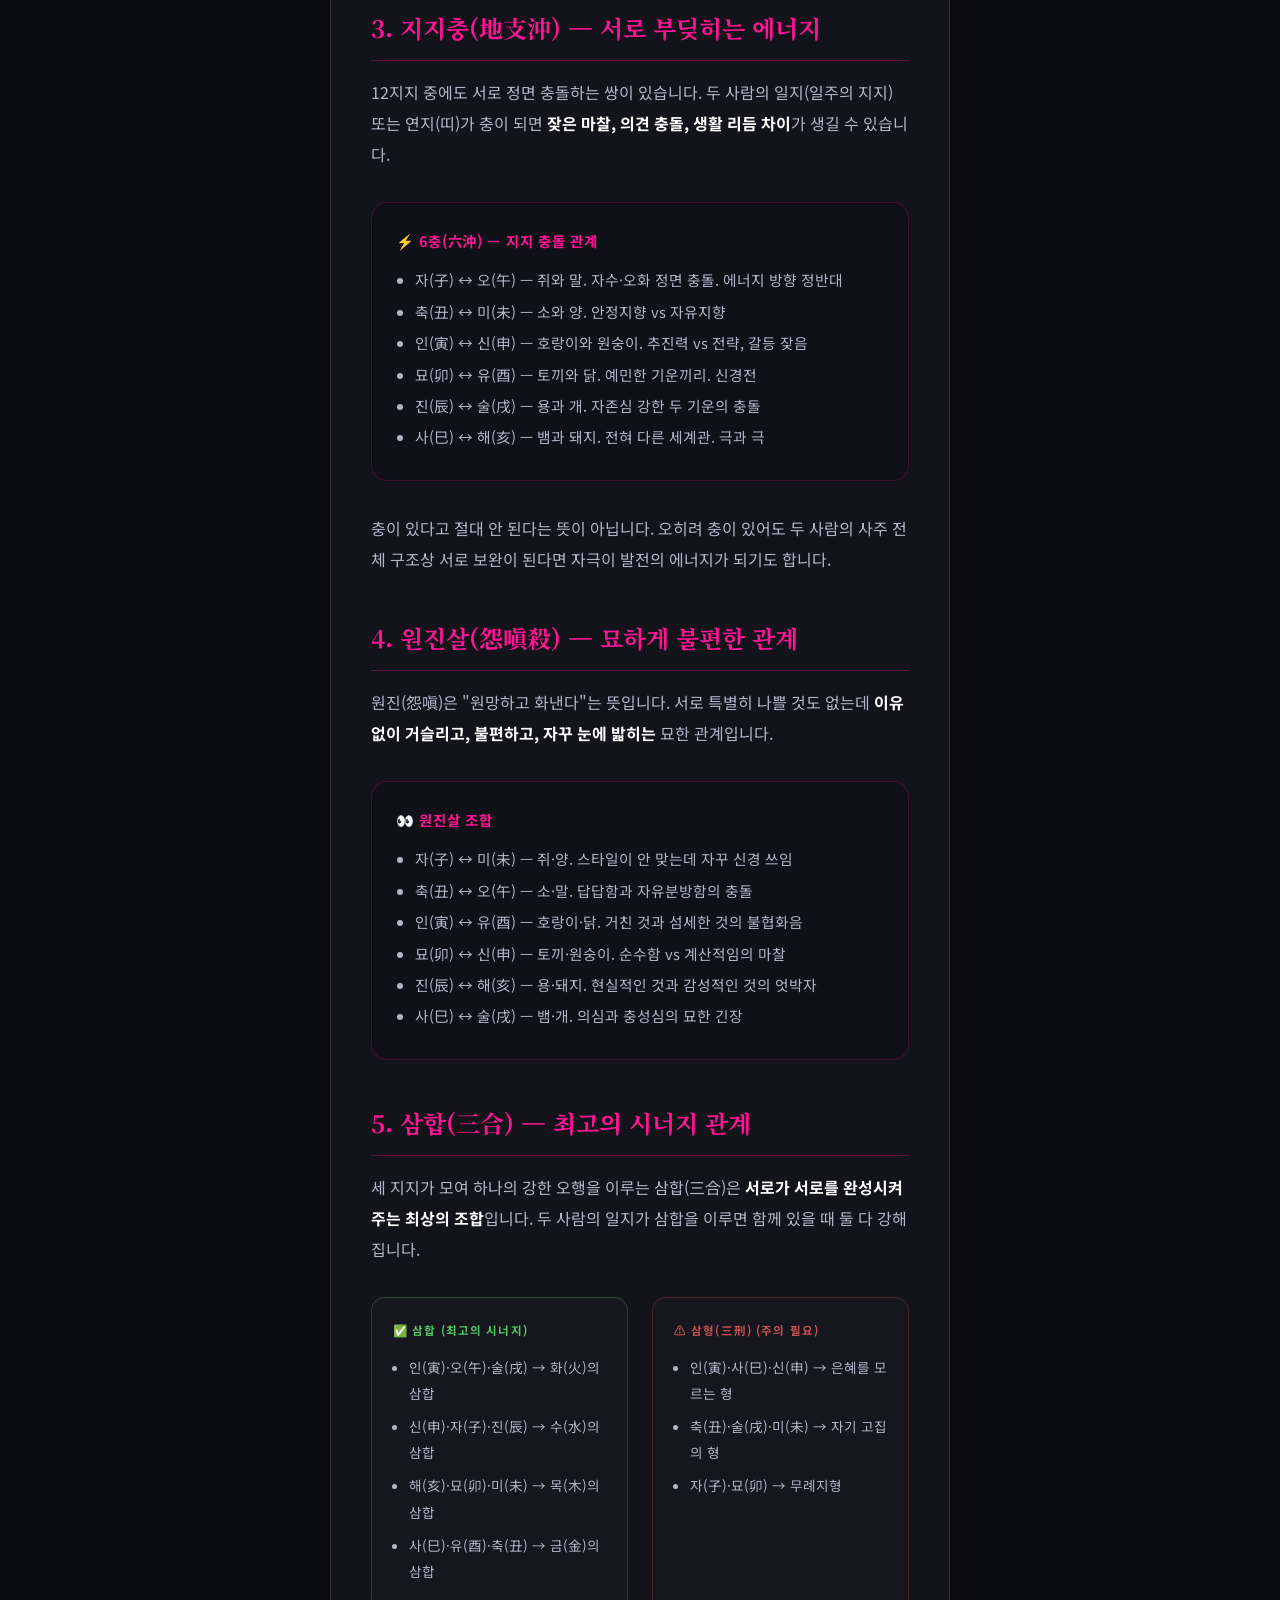
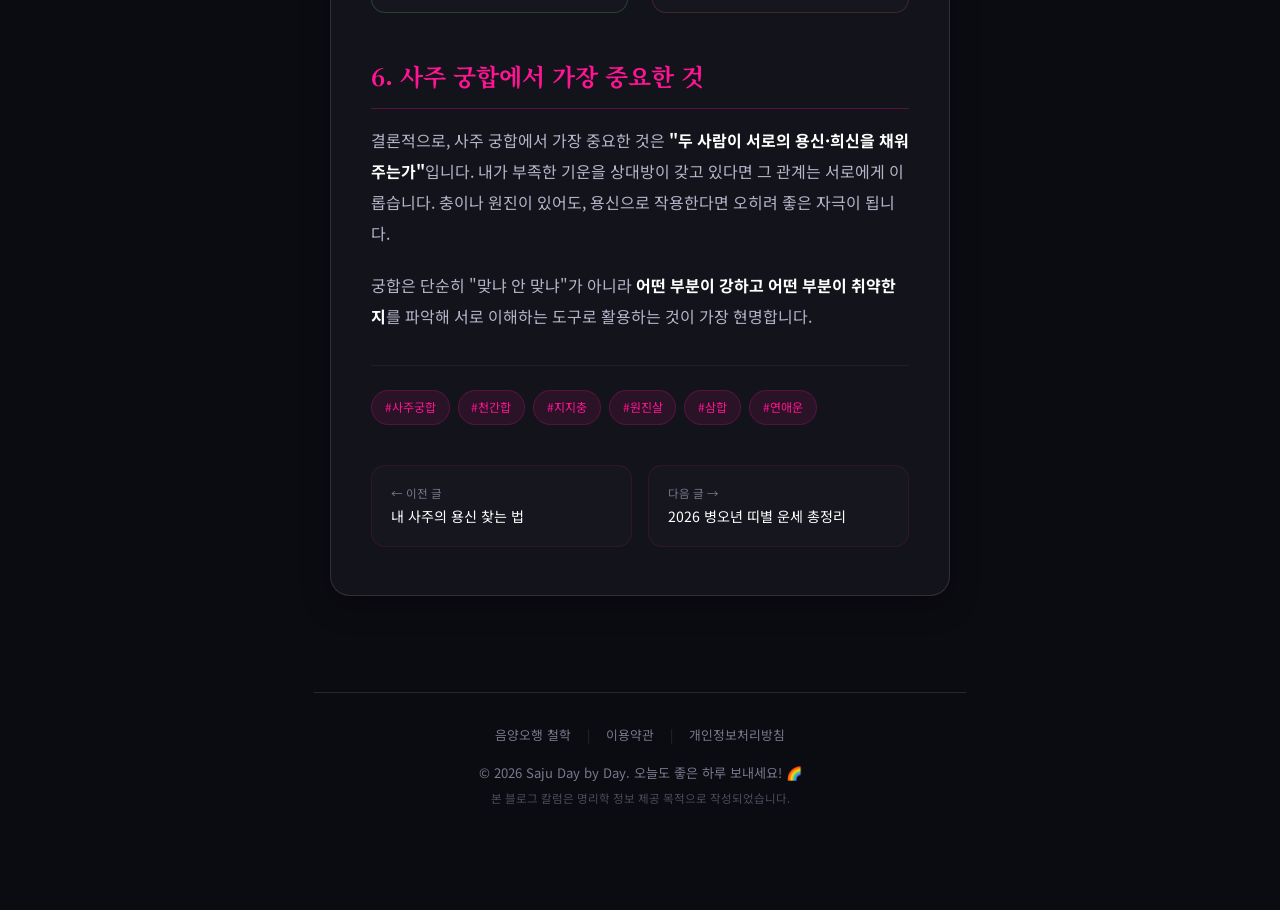
<file: blog/gungham-guide.html>
<!DOCTYPE html>
<html lang="ko">
<head>
    <meta charset="UTF-8">
    <meta name="viewport" content="width=device-width, initial-scale=1.0">
    <title>사주 궁합 완전 가이드 — 일간합·지지충·원진살까지 | 사주오늘바이데이</title>
    <meta name="description" content="단순 띠 궁합을 넘어 사주 명리학으로 보는 진짜 궁합. 일간합·지지충·원진살·삼합의 의미와 잘 맞는 상대를 찾는 법을 알아봅니다.">
    <meta property="og:title" content="사주 궁합 완전 가이드 — 일간합·지지충·원진살까지">
    
    
    <!-- Google AdSense -->
    <meta name="google-adsense-account" content="ca-pub-3114463937796990">
    <script async src="https://pagead2.googlesyndication.com/pagead/js/adsbygoogle.js?client=ca-pub-3114463937796990" crossorigin="anonymous"></script>
    
    <!-- Google Fonts -->
    <link href="https://fonts.googleapis.com/css2?family=Noto+Sans+KR:wght@300;400;500;700;900&family=Outfit:wght@300;500;700;900&display=swap" rel="stylesheet">
    <link href="https://fonts.googleapis.com/css2?family=Noto+Serif+KR:wght@400;700&display=swap" rel="stylesheet">
    
    <link rel="stylesheet" href="../styles.css">
    
    <script type="application/ld+json">{"@context":"https://schema.org","@type":"Article","headline":"사주 궁합 완전 가이드","datePublished":"2026-06-14","author":{"@type":"Person","name":"사주오늘바이데이 편집팀"},"publisher":{"@type":"Organization","name":"사주오늘바이데이"}}</script>

    <style>
      
    body { font-family: 'Noto Sans KR', var(--font-ko); }
    .post-wrap { max-width: 820px; margin: 0 auto; }
    .post-cat { font-size: 0.78rem; letter-spacing: 0.1em; text-transform: uppercase; color: var(--pink); font-weight: 700; margin-bottom: 0.8rem; }
    .post-header h1 { font-family: 'Noto Serif KR', serif; font-size: 2.1rem; line-height: 1.4; color: var(--text-main); margin-bottom: 1rem; font-weight: 700; }
    .post-byline { font-size: 0.83rem; color: var(--text-dim); display: flex; gap: 1rem; flex-wrap: wrap; border-bottom: 1px solid rgba(255,255,255,0.05); padding-bottom: 1.2rem; margin-bottom: 1.5rem; }
    .post-body { color: var(--text-muted); font-size: 1rem; line-height: 1.95; }
    .post-body h2 { font-family: 'Noto Serif KR', serif; font-size: 1.5rem; color: var(--text-main); margin: 2.5rem 0 1rem; padding-bottom: 0.5rem; border-bottom: 1px solid rgba(255,20,147,0.15); font-weight: 700; }
    .post-body h3 { font-family: 'Noto Serif KR', serif; font-size: 1.15rem; color: var(--pink); margin: 1.8rem 0 0.75rem; font-weight: 700; }
    .post-body p { margin-bottom: 1.3rem; }
    .post-body strong { color: var(--text-main); font-weight: 700; }
    .post-body em { color: var(--pink); font-style: normal; }
    blockquote { border-left: 3px solid var(--pink); padding: 1rem 1.5rem; margin: 2rem 0; background: rgba(255,20,147,0.04); border-radius: 0 12px 12px 0; color: var(--text-main); font-style: italic; }
    .info-box { background: var(--bg-card); border: 1px solid rgba(255,20,147,0.2); border-radius: 16px; padding: 1.5rem; margin: 2rem 0; }
    .info-box h4 { color: var(--pink); font-size: 0.9rem; letter-spacing: 0.05em; margin-bottom: 0.75rem; text-transform: uppercase; }
    .info-box p, .info-box li { font-size: 0.92rem; color: var(--text-muted); line-height: 1.7; }
    .info-box ul { margin-left: 1.2rem; margin-top: 0.5rem; }
    .info-box li { margin-bottom: 0.4rem; }
    .compat-table { display: grid; grid-template-columns: 1fr 1fr; gap: 1.5rem; margin: 2rem 0; }
    .compat-card { background: var(--bg-card); border-radius: 14px; padding: 1.3rem; }
    .compat-card.good { border: 1px solid rgba(80,200,100,0.25); }
    .compat-card.bad { border: 1px solid rgba(200,80,80,0.25); }
    .compat-card .compat-label { font-size: 0.72rem; text-transform: uppercase; letter-spacing: 0.1em; font-weight: 700; margin-bottom: 0.75rem; }
    .compat-card.good .compat-label { color: #50c864; }
    .compat-card.bad .compat-label { color: #c85050; }
    .compat-card ul { margin-left: 1rem; }
    .compat-card li { font-size: 0.85rem; color: var(--text-muted); margin-bottom: 0.4rem; }
    @media (max-width: 600px) { .compat-table { grid-template-columns: 1fr; } }
    .tag-list { display: flex; gap: 0.5rem; flex-wrap: wrap; margin-top: 2rem; padding-top: 1.5rem; border-top: 1px solid rgba(255,255,255,0.05); }
    .tag { padding: 0.3rem 0.8rem; border-radius: 20px; background: rgba(255,20,147,0.07); border: 1px solid rgba(255,20,147,0.15); font-size: 0.75rem; color: var(--pink); }
    .nav-posts { display: grid; grid-template-columns: 1fr 1fr; gap: 1rem; margin-top: 2.5rem; }
    .nav-post { background: var(--bg-card); border: 1px solid rgba(255,20,147,0.12); border-radius: 14px; padding: 1.2rem; text-decoration: none; color: inherit; transition: var(--transition-smooth); }
    .nav-post:hover { border-color: rgba(255,20,147,0.3); }
    .nav-post .dir { font-size: 0.72rem; color: var(--text-dim); margin-bottom: 0.4rem; }
    .nav-post .title { font-size: 0.88rem; color: var(--text-main); line-height: 1.4; }
  
      /* Additional blog container fixes */
      main { padding: 2rem 1rem 4rem; max-width: 1000px; margin: 0 auto; }
      .blog-hero { padding: 2rem 1rem; }
      .blog-hero h1 { font-size: 2.2rem; background: linear-gradient(135deg, var(--pink), var(--purple)); -webkit-background-clip: text; -webkit-text-fill-color: transparent; }
      .category-tabs { margin-bottom: 2rem; }
      
      .post-wrap { background: var(--bg-card); padding: 3rem 2.5rem; border-radius: var(--radius-md); border: 1px solid var(--border); box-shadow: 0 10px 30px rgba(0,0,0,0.3); }
      @media(max-width: 600px) { .post-wrap { padding: 2rem 1.5rem; } }
      .post-header h1 { font-size: 1.8rem; background: linear-gradient(135deg, var(--pink), var(--yellow)); -webkit-background-clip: text; -webkit-text-fill-color: transparent; }
      .post-body h2 { color: var(--pink); border-bottom-color: rgba(255,20,147,0.3); }
      .post-body h3 { color: var(--yellow); }
      
      blockquote { border-left-color: var(--pink); background: rgba(255,20,147,0.05); }
      .info-box { background: rgba(15,15,25,0.6); border-color: rgba(255,20,147,0.2); }
      .info-box h4 { color: var(--pink); }
      .table-wrap { border-color: rgba(255,20,147,0.2); }
      th { background: rgba(255,20,147,0.1); color: var(--pink); }
      .tag { background: rgba(255,20,147,0.1); border-color: rgba(255,20,147,0.2); color: var(--pink); }
      .nav-post:hover { border-color: var(--pink); }
      .author-avatar { border-color: var(--pink); background: rgba(255,20,147,0.1); color: var(--pink); }
      .page-btn.active, .page-btn:hover { background: rgba(255,20,147,0.1); border-color: var(--pink); color: var(--pink); }
      .cat-tab.active, .cat-tab:hover { background: rgba(255,20,147,0.1); border-color: var(--pink); color: var(--pink); }
    </style>
</head>
<body>

    <!-- Decorative Background Blobs -->
    <div class="blob blob-1"></div>
    <div class="blob blob-2"></div>
    <div class="blob blob-3"></div>

    <div class="page-wrapper">
        <!-- ===== HEADER ===== -->
        <header class="site-header" id="top">
            <nav class="top-nav">
                <a href="../index.html">홈</a>
                <a href="../philosophy.html">음양오행 철학</a>
                <a href="index.html" style="color: var(--pink); font-weight: 700;">사주 블로그</a>
                <a href="../index.html#info-section">이용안내</a>
            </nav>
            <div class="logo">
                <a href="../index.html" style="text-decoration:none; color:inherit;">
                    <span class="logo-icon">🔮</span>
                    <span class="logo-text">Saju Day by Day</span>
                </a>
            </div>
            <p class="site-tagline">오늘의 우주가 당신에게 전하는 메시지</p>
        </header>

    <main id="main-content">
        
    <div class="post-wrap">
      <div class="post-header">
        <div class="post-cat">💕 궁합·연애운</div>
        <h1>사주 궁합 완전 가이드<br>— 잘 맞는 일주와 피해야 할 충(沖) 관계</h1>
        <div class="post-byline">
          <span>✍️ 사주오늘바이데이 편집팀</span>
          <span>📅 2026년 6월 14일</span>
          <span>⏱️ 약 13분 소요</span>
          <span>👁️ 조회 5,631회</span>
        </div>
      </div>

      <div class="adsense-slot">
        <ins class="adsbygoogle" style="display:block" data-ad-client="ca-pub-3114463937796990" data-ad-slot="auto" data-ad-format="auto" data-full-width-responsive="true"></ins>
        <script>(adsbygoogle = window.adsbygoogle || []).push({});</script>
      </div>

      <div class="post-body">
        <p>"우리 궁합이 안 맞는다고 해서 헤어졌어요." 주변에서 한 번쯤 들어본 이야기죠. 그런데 사주에서 말하는 궁합이란 단순히 "우리 띠가 맞냐 아니냐"가 아닙니다. 진짜 사주 궁합은 <strong>두 사람의 8글자(사주 원국)가 서로 어떻게 반응하는가</strong>를 종합적으로 분석합니다.</p>

        <blockquote>궁합이 나쁘다고 사랑이 안 되는 게 아닙니다. 어떤 부분에서 마찰이 생기는지를 아는 것, 그것이 명리 궁합의 진짜 가치입니다.</blockquote>

        <h2>1. 띠 궁합 vs 사주 궁합 — 무엇이 다른가?</h2>
        <p>흔히 "말띠와 쥐띠는 충(沖)이라 안 좋다"는 식의 <strong>띠 궁합</strong>은 연지(年支)만 보는 단순화된 방법입니다. 실제 명리 궁합은 연·월·일·시 전체를 비교하며, 특히 <strong>일주(日柱)</strong>의 상호작용을 가장 중요하게 봅니다. 같은 말띠라도 갑오(甲午)와 경오(庚午)는 완전히 다른 성격이거든요.</p>

        <h2>2. 일간합(日干合) — 천간끼리 서로 당기는 힘</h2>
        <p>천간에는 서로 합이 되는 쌍이 있습니다. 일간끼리 합이 되면 두 사람 사이에 <strong>자연스러운 끌림과 친화력</strong>이 생깁니다.</p>
        <div class="info-box">
          <h4>🤝 천간 5합 (잘 어울리는 일간 조합)</h4>
          <ul>
            <li><strong>갑(甲)과 기(己)</strong> — 안정적이고 신뢰감 있는 관계. 갑목의 추진력 + 기토의 포용력</li>
            <li><strong>을(乙)과 경(庚)</strong> — 을의 부드러움이 경의 강함을 완화. 보완 관계</li>
            <li><strong>병(丙)과 신(辛)</strong> — 화려한 병화와 세련된 신금의 조화</li>
            <li><strong>정(丁)과 임(壬)</strong> — 감성적 정화와 지혜로운 임수. 정신적 교감</li>
            <li><strong>무(戊)과 계(癸)</strong> — 묵직한 무토에 계수의 섬세함. 안정 속 로맨스</li>
          </ul>
        </div>
        <p>단, 합이라고 무조건 좋은 것은 아닙니다. 합화(合化)의 결과 오행이 용신이냐 기신(忌神)이냐에 따라 좋을 수도, 오히려 나쁠 수도 있습니다.</p>

        <h2>3. 지지충(地支沖) — 서로 부딪히는 에너지</h2>
        <p>12지지 중에도 서로 정면 충돌하는 쌍이 있습니다. 두 사람의 일지(일주의 지지) 또는 연지(띠)가 충이 되면 <strong>잦은 마찰, 의견 충돌, 생활 리듬 차이</strong>가 생길 수 있습니다.</p>
        <div class="info-box">
          <h4>⚡ 6충(六沖) — 지지 충돌 관계</h4>
          <ul>
            <li>자(子) ↔ 오(午) — 쥐와 말. 자수·오화 정면 충돌. 에너지 방향 정반대</li>
            <li>축(丑) ↔ 미(未) — 소와 양. 안정지향 vs 자유지향</li>
            <li>인(寅) ↔ 신(申) — 호랑이와 원숭이. 추진력 vs 전략, 갈등 잦음</li>
            <li>묘(卯) ↔ 유(酉) — 토끼와 닭. 예민한 기운끼리. 신경전</li>
            <li>진(辰) ↔ 술(戌) — 용과 개. 자존심 강한 두 기운의 충돌</li>
            <li>사(巳) ↔ 해(亥) — 뱀과 돼지. 전혀 다른 세계관. 극과 극</li>
          </ul>
        </div>
        <p>충이 있다고 절대 안 된다는 뜻이 아닙니다. 오히려 충이 있어도 두 사람의 사주 전체 구조상 서로 보완이 된다면 자극이 발전의 에너지가 되기도 합니다.</p>

        <div class="adsense-slot">
          <ins class="adsbygoogle" style="display:block" data-ad-client="ca-pub-3114463937796990" data-ad-slot="auto" data-ad-format="auto" data-full-width-responsive="true"></ins>
          <script>(adsbygoogle = window.adsbygoogle || []).push({});</script>
        </div>

        <h2>4. 원진살(怨嗔殺) — 묘하게 불편한 관계</h2>
        <p>원진(怨嗔)은 "원망하고 화낸다"는 뜻입니다. 서로 특별히 나쁠 것도 없는데 <strong>이유 없이 거슬리고, 불편하고, 자꾸 눈에 밟히는</strong> 묘한 관계입니다.</p>
        <div class="info-box">
          <h4>👀 원진살 조합</h4>
          <ul>
            <li>자(子) ↔ 미(未) — 쥐·양. 스타일이 안 맞는데 자꾸 신경 쓰임</li>
            <li>축(丑) ↔ 오(午) — 소·말. 답답함과 자유분방함의 충돌</li>
            <li>인(寅) ↔ 유(酉) — 호랑이·닭. 거친 것과 섬세한 것의 불협화음</li>
            <li>묘(卯) ↔ 신(申) — 토끼·원숭이. 순수함 vs 계산적임의 마찰</li>
            <li>진(辰) ↔ 해(亥) — 용·돼지. 현실적인 것과 감성적인 것의 엇박자</li>
            <li>사(巳) ↔ 술(戌) — 뱀·개. 의심과 충성심의 묘한 긴장</li>
          </ul>
        </div>

        <h2>5. 삼합(三合) — 최고의 시너지 관계</h2>
        <p>세 지지가 모여 하나의 강한 오행을 이루는 삼합(三合)은 <strong>서로가 서로를 완성시켜 주는 최상의 조합</strong>입니다. 두 사람의 일지가 삼합을 이루면 함께 있을 때 둘 다 강해집니다.</p>
        <div class="compat-table">
          <div class="compat-card good">
            <div class="compat-label">✅ 삼합 (최고의 시너지)</div>
            <ul>
              <li>인(寅)·오(午)·술(戌) → 화(火)의 삼합</li>
              <li>신(申)·자(子)·진(辰) → 수(水)의 삼합</li>
              <li>해(亥)·묘(卯)·미(未) → 목(木)의 삼합</li>
              <li>사(巳)·유(酉)·축(丑) → 금(金)의 삼합</li>
            </ul>
          </div>
          <div class="compat-card bad">
            <div class="compat-label">⚠️ 삼형(三刑) (주의 필요)</div>
            <ul>
              <li>인(寅)·사(巳)·신(申) → 은혜를 모르는 형</li>
              <li>축(丑)·술(戌)·미(未) → 자기 고집의 형</li>
              <li>자(子)·묘(卯) → 무례지형</li>
            </ul>
          </div>
        </div>

        <h2>6. 사주 궁합에서 가장 중요한 것</h2>
        <p>결론적으로, 사주 궁합에서 가장 중요한 것은 <strong>"두 사람이 서로의 용신·희신을 채워주는가"</strong>입니다. 내가 부족한 기운을 상대방이 갖고 있다면 그 관계는 서로에게 이롭습니다. 충이나 원진이 있어도, 용신으로 작용한다면 오히려 좋은 자극이 됩니다.</p>
        <p>궁합은 단순히 "맞냐 안 맞냐"가 아니라 <strong>어떤 부분이 강하고 어떤 부분이 취약한지</strong>를 파악해 서로 이해하는 도구로 활용하는 것이 가장 현명합니다.</p>

        <div class="tag-list">
          <span class="tag">#사주궁합</span>
          <span class="tag">#천간합</span>
          <span class="tag">#지지충</span>
          <span class="tag">#원진살</span>
          <span class="tag">#삼합</span>
          <span class="tag">#연애운</span>
        </div>
      </div>

      <div class="nav-posts">
        <a href="yongshin-guide.html" class="nav-post">
          <div class="dir">← 이전 글</div>
          <div class="title">내 사주의 용신 찾는 법</div>
        </a>
        <a href="fortune-2026.html" class="nav-post">
          <div class="dir">다음 글 →</div>
          <div class="title">2026 병오년 띠별 운세 총정리</div>
        </a>
      </div>
    </div>
  
    </main>

        <!-- ===== FOOTER ===== -->
        <footer class="site-footer">
            <div class="footer-nav">
                <a href="../philosophy.html">음양오행 철학</a>
                <span class="divider">|</span>
                <a href="../terms.html">이용약관</a>
                <span class="divider">|</span>
                <a href="../privacy.html">개인정보처리방침</a>
            </div>
            <p>© 2026 Saju Day by Day. 오늘도 좋은 하루 보내세요! 🌈</p>
            <p class="footer-disclaimer">본 블로그 칼럼은 명리학 정보 제공 목적으로 작성되었습니다.</p>
        </footer>
    </div>

</body>
</html>
</file>
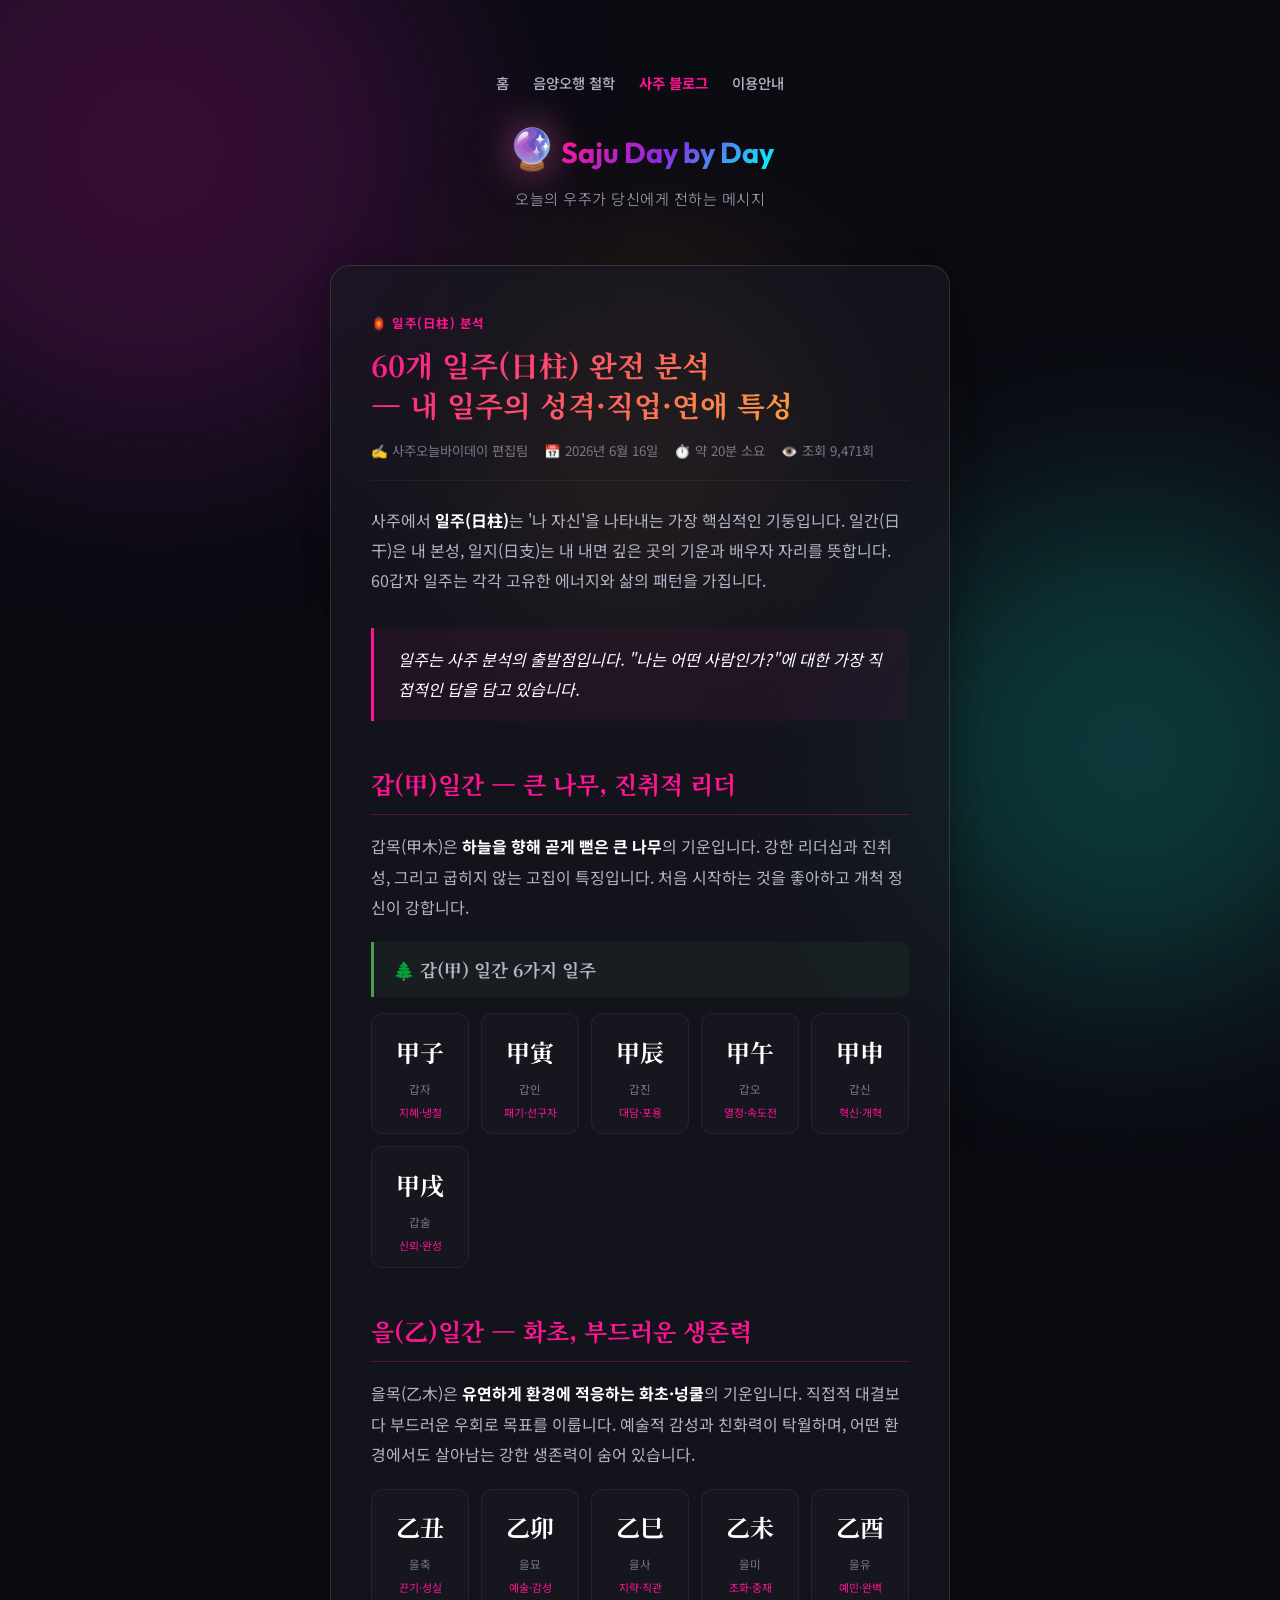
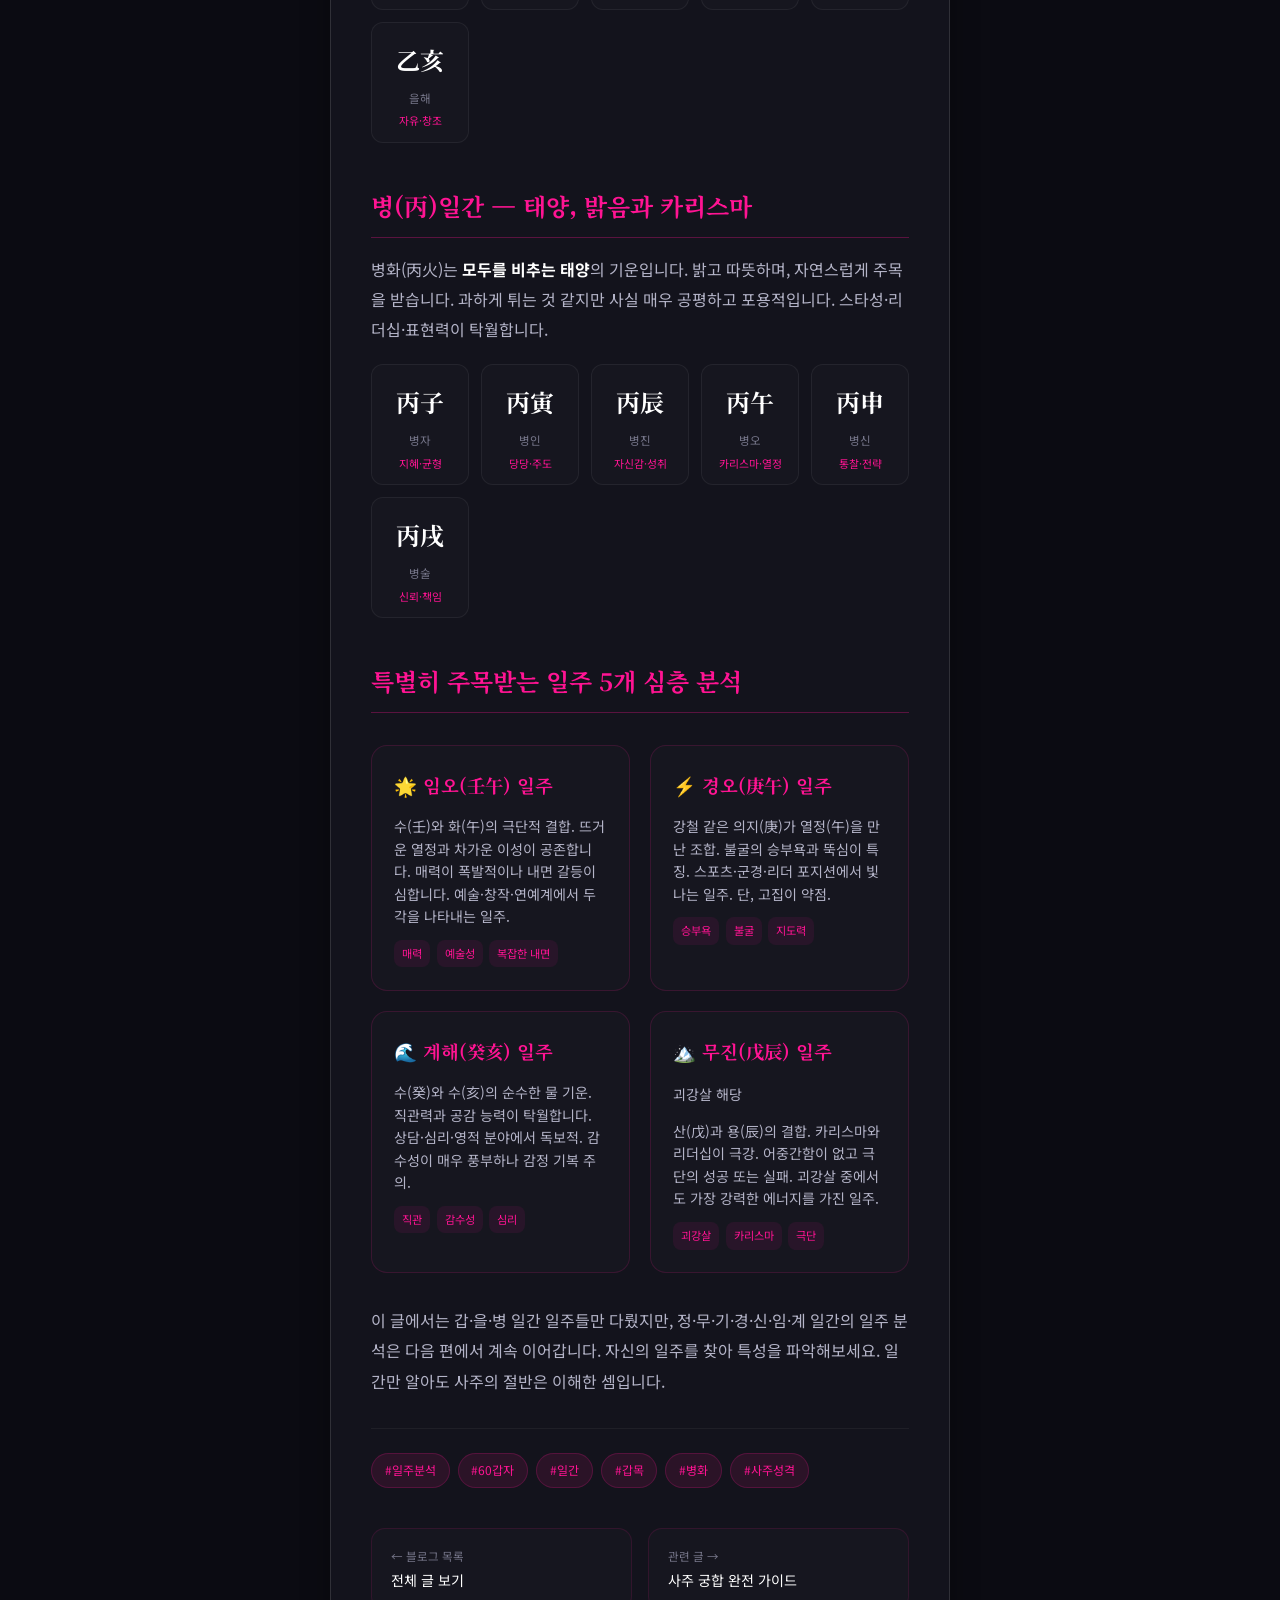
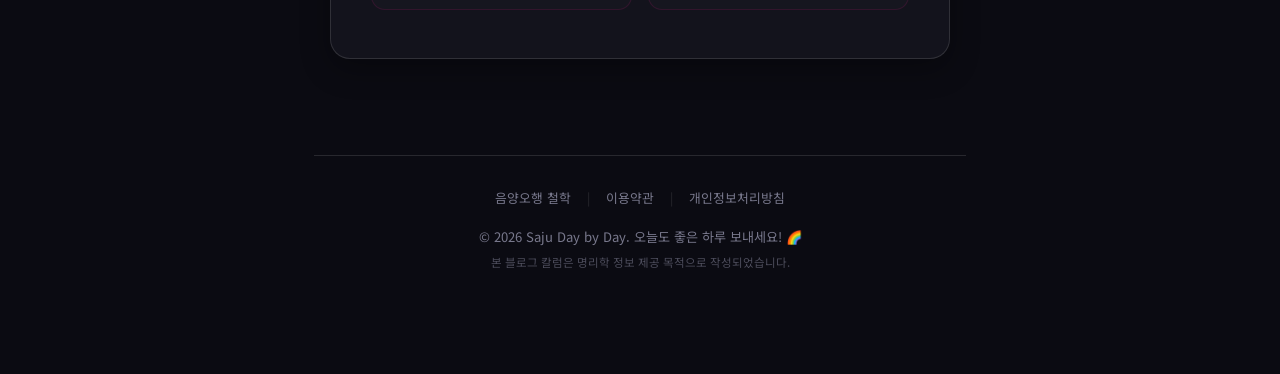
<file: blog/ilju-analysis.html>
<!DOCTYPE html>
<html lang="ko">
<head>
    <meta charset="UTF-8">
    <meta name="viewport" content="width=device-width, initial-scale=1.0">
    <title>60개 일주(日柱) 완전 분석 — 내 일주의 성격·직업·연애 | 사주오늘바이데이</title>
    <meta name="description" content="갑자(甲子)부터 계해(癸亥)까지 60갑자 일주별 성격·직업·연애 특성을 분석합니다. 내 일간이 갑(甲)인지 을(乙)인지에 따라 인생 패턴이 어떻게 달라지는지 살펴보세요.">
    <meta property="og:title" content="60개 일주 완전 분석 — 내 일주의 성격·직업·연애 특성">
    
    
    <!-- Google AdSense -->
    <meta name="google-adsense-account" content="ca-pub-3114463937796990">
    <script async src="https://pagead2.googlesyndication.com/pagead/js/adsbygoogle.js?client=ca-pub-3114463937796990" crossorigin="anonymous"></script>
    
    <!-- Google Fonts -->
    <link href="https://fonts.googleapis.com/css2?family=Noto+Sans+KR:wght@300;400;500;700;900&family=Outfit:wght@300;500;700;900&display=swap" rel="stylesheet">
    <link href="https://fonts.googleapis.com/css2?family=Noto+Serif+KR:wght@400;700&display=swap" rel="stylesheet">
    
    <link rel="stylesheet" href="../styles.css">
    
    <script type="application/ld+json">{"@context":"https://schema.org","@type":"Article","headline":"60개 일주 완전 분석","datePublished":"2026-06-16","author":{"@type":"Person","name":"사주오늘바이데이 편집팀"},"publisher":{"@type":"Organization","name":"사주오늘바이데이"}}</script>

    <style>
      
    body { font-family: 'Noto Sans KR', var(--font-ko); }
    .post-wrap { max-width: 860px; margin: 0 auto; }
    .post-cat { font-size: 0.78rem; letter-spacing: 0.1em; text-transform: uppercase; color: var(--pink); font-weight: 700; margin-bottom: 0.8rem; }
    .post-header h1 { font-family: 'Noto Serif KR', serif; font-size: 2.1rem; line-height: 1.4; color: var(--text-main); margin-bottom: 1rem; font-weight: 700; }
    .post-byline { font-size: 0.83rem; color: var(--text-dim); display: flex; gap: 1rem; flex-wrap: wrap; border-bottom: 1px solid rgba(255,255,255,0.05); padding-bottom: 1.2rem; margin-bottom: 1.5rem; }
    .post-body { color: var(--text-muted); font-size: 1rem; line-height: 1.9; }
    .post-body h2 { font-family: 'Noto Serif KR', serif; font-size: 1.5rem; color: var(--text-main); margin: 2.5rem 0 1rem; padding-bottom: 0.5rem; border-bottom: 1px solid rgba(255,20,147,0.15); font-weight: 700; }
    .post-body h3 { font-family: 'Noto Serif KR', serif; font-size: 1.15rem; color: var(--pink); margin: 1.8rem 0 0.75rem; font-weight: 700; }
    .post-body p { margin-bottom: 1.2rem; }
    .post-body strong { color: var(--text-main); font-weight: 700; }
    blockquote { border-left: 3px solid var(--pink); padding: 1rem 1.5rem; margin: 2rem 0; background: rgba(255,20,147,0.04); border-radius: 0 12px 12px 0; color: var(--text-main); font-style: italic; }

    .ilgan-section { margin: 2rem 0; }
    .ilgan-title { font-family: 'Noto Serif KR', serif; font-size: 1.3rem; font-weight: 700; color: var(--text-main); display: flex; align-items: center; gap: 0.8rem; margin-bottom: 1.2rem; padding: 0.8rem 1.2rem; background: rgba(255,20,147,0.05); border-left: 3px solid var(--pink); border-radius: 0 12px 12px 0; }
    .ilju-grid { display: grid; grid-template-columns: repeat(5, 1fr); gap: 0.75rem; margin: 1rem 0 2rem; }
    @media (max-width: 768px) { .ilju-grid { grid-template-columns: repeat(3, 1fr); } }
    @media (max-width: 480px) { .ilju-grid { grid-template-columns: repeat(2, 1fr); } }
    .ilju-card { background: var(--bg-card); border: 1px solid rgba(255,255,255,0.06); border-radius: 12px; padding: 0.9rem 0.7rem; text-align: center; transition: var(--transition-smooth); cursor: default; }
    .ilju-card:hover { border-color: rgba(255,20,147,0.3); background: rgba(255,20,147,0.04); }
    .ilju-char { font-family: 'Noto Serif KR', serif; font-size: 1.5rem; font-weight: 700; color: var(--text-main); }
    .ilju-name { font-size: 0.72rem; color: var(--text-dim); margin-top: 0.3rem; }
    .ilju-key { font-size: 0.68rem; color: var(--pink); margin-top: 0.25rem; line-height: 1.3; }

    .feature-ilju { display: grid; grid-template-columns: 1fr 1fr; gap: 1.25rem; margin: 2rem 0; }
    @media (max-width: 600px) { .feature-ilju { grid-template-columns: 1fr; } }
    .feature-card { background: var(--bg-card); border: 1px solid rgba(255,20,147,0.15); border-radius: 16px; padding: 1.4rem; }
    .feature-head { font-family: 'Noto Serif KR', serif; font-size: 1.15rem; font-weight: 700; color: var(--pink); margin-bottom: 0.75rem; }
    .feature-desc { font-size: 0.88rem; color: var(--text-muted); line-height: 1.6; }
    .feature-tags { display: flex; gap: 0.4rem; flex-wrap: wrap; margin-top: 0.75rem; }
    .f-tag { font-size: 0.7rem; padding: 0.2rem 0.5rem; border-radius: 8px; background: rgba(255,20,147,0.08); color: var(--pink); }

    .tag-list { display: flex; gap: 0.5rem; flex-wrap: wrap; margin-top: 2rem; padding-top: 1.5rem; border-top: 1px solid rgba(255,255,255,0.05); }
    .tag { padding: 0.3rem 0.8rem; border-radius: 20px; background: rgba(255,20,147,0.07); border: 1px solid rgba(255,20,147,0.15); font-size: 0.75rem; color: var(--pink); }
    .nav-posts { display: grid; grid-template-columns: 1fr 1fr; gap: 1rem; margin-top: 2.5rem; }
    .nav-post { background: var(--bg-card); border: 1px solid rgba(255,20,147,0.12); border-radius: 14px; padding: 1.2rem; text-decoration: none; color: inherit; transition: var(--transition-smooth); }
    .nav-post:hover { border-color: rgba(255,20,147,0.3); }
    .nav-post .dir { font-size: 0.72rem; color: var(--text-dim); margin-bottom: 0.4rem; }
    .nav-post .title { font-size: 0.88rem; color: var(--text-main); }
  
      /* Additional blog container fixes */
      main { padding: 2rem 1rem 4rem; max-width: 1000px; margin: 0 auto; }
      .blog-hero { padding: 2rem 1rem; }
      .blog-hero h1 { font-size: 2.2rem; background: linear-gradient(135deg, var(--pink), var(--purple)); -webkit-background-clip: text; -webkit-text-fill-color: transparent; }
      .category-tabs { margin-bottom: 2rem; }
      
      .post-wrap { background: var(--bg-card); padding: 3rem 2.5rem; border-radius: var(--radius-md); border: 1px solid var(--border); box-shadow: 0 10px 30px rgba(0,0,0,0.3); }
      @media(max-width: 600px) { .post-wrap { padding: 2rem 1.5rem; } }
      .post-header h1 { font-size: 1.8rem; background: linear-gradient(135deg, var(--pink), var(--yellow)); -webkit-background-clip: text; -webkit-text-fill-color: transparent; }
      .post-body h2 { color: var(--pink); border-bottom-color: rgba(255,20,147,0.3); }
      .post-body h3 { color: var(--yellow); }
      
      blockquote { border-left-color: var(--pink); background: rgba(255,20,147,0.05); }
      .info-box { background: rgba(15,15,25,0.6); border-color: rgba(255,20,147,0.2); }
      .info-box h4 { color: var(--pink); }
      .table-wrap { border-color: rgba(255,20,147,0.2); }
      th { background: rgba(255,20,147,0.1); color: var(--pink); }
      .tag { background: rgba(255,20,147,0.1); border-color: rgba(255,20,147,0.2); color: var(--pink); }
      .nav-post:hover { border-color: var(--pink); }
      .author-avatar { border-color: var(--pink); background: rgba(255,20,147,0.1); color: var(--pink); }
      .page-btn.active, .page-btn:hover { background: rgba(255,20,147,0.1); border-color: var(--pink); color: var(--pink); }
      .cat-tab.active, .cat-tab:hover { background: rgba(255,20,147,0.1); border-color: var(--pink); color: var(--pink); }
    </style>
</head>
<body>

    <!-- Decorative Background Blobs -->
    <div class="blob blob-1"></div>
    <div class="blob blob-2"></div>
    <div class="blob blob-3"></div>

    <div class="page-wrapper">
        <!-- ===== HEADER ===== -->
        <header class="site-header" id="top">
            <nav class="top-nav">
                <a href="../index.html">홈</a>
                <a href="../philosophy.html">음양오행 철학</a>
                <a href="index.html" style="color: var(--pink); font-weight: 700;">사주 블로그</a>
                <a href="../index.html#info-section">이용안내</a>
            </nav>
            <div class="logo">
                <a href="../index.html" style="text-decoration:none; color:inherit;">
                    <span class="logo-icon">🔮</span>
                    <span class="logo-text">Saju Day by Day</span>
                </a>
            </div>
            <p class="site-tagline">오늘의 우주가 당신에게 전하는 메시지</p>
        </header>

    <main id="main-content">
        
    <div class="post-wrap">
      <div class="post-header">
        <div class="post-cat">🏮 일주(日柱) 분석</div>
        <h1>60개 일주(日柱) 완전 분석<br>— 내 일주의 성격·직업·연애 특성</h1>
        <div class="post-byline">
          <span>✍️ 사주오늘바이데이 편집팀</span>
          <span>📅 2026년 6월 16일</span>
          <span>⏱️ 약 20분 소요</span>
          <span>👁️ 조회 9,471회</span>
        </div>
      </div>

      <div class="adsense-slot">
        <ins class="adsbygoogle" style="display:block" data-ad-client="ca-pub-3114463937796990" data-ad-slot="auto" data-ad-format="auto" data-full-width-responsive="true"></ins>
        <script>(adsbygoogle = window.adsbygoogle || []).push({});</script>
      </div>

      <div class="post-body">
        <p>사주에서 <strong>일주(日柱)</strong>는 '나 자신'을 나타내는 가장 핵심적인 기둥입니다. 일간(日干)은 내 본성, 일지(日支)는 내 내면 깊은 곳의 기운과 배우자 자리를 뜻합니다. 60갑자 일주는 각각 고유한 에너지와 삶의 패턴을 가집니다.</p>

        <blockquote>일주는 사주 분석의 출발점입니다. "나는 어떤 사람인가?"에 대한 가장 직접적인 답을 담고 있습니다.</blockquote>

        <h2>갑(甲)일간 — 큰 나무, 진취적 리더</h2>
        <p>갑목(甲木)은 <strong>하늘을 향해 곧게 뻗은 큰 나무</strong>의 기운입니다. 강한 리더십과 진취성, 그리고 굽히지 않는 고집이 특징입니다. 처음 시작하는 것을 좋아하고 개척 정신이 강합니다.</p>

        <div class="ilgun-section">
          <div class="iljan-title" style="font-family:'Noto Serif KR',serif;font-size:1.1rem;font-weight:700;color:var(--color-text-primary);display:flex;align-items:center;gap:0.8rem;margin:1.2rem 0 0.8rem;padding:0.7rem 1.2rem;background:rgba(74,158,74,0.08);border-left:3px solid #4a9e4a;border-radius:0 10px 10px 0;">🌲 갑(甲) 일간 6가지 일주</div>
          <div class="ilju-grid">
            <div class="ilju-card"><div class="ilju-char">甲子</div><div class="ilju-name">갑자</div><div class="ilju-key">지혜·냉철</div></div>
            <div class="ilju-card"><div class="ilju-char">甲寅</div><div class="ilju-name">갑인</div><div class="ilju-key">패기·선구자</div></div>
            <div class="ilju-card"><div class="ilju-char">甲辰</div><div class="ilju-name">갑진</div><div class="ilju-key">대담·포용</div></div>
            <div class="ilju-card"><div class="ilju-char">甲午</div><div class="ilju-name">갑오</div><div class="ilju-key">열정·속도전</div></div>
            <div class="ilju-card"><div class="ilju-char">甲申</div><div class="ilju-name">갑신</div><div class="ilju-key">혁신·개혁</div></div>
            <div class="ilju-card"><div class="ilju-char">甲戌</div><div class="ilju-name">갑술</div><div class="ilju-key">신뢰·완성</div></div>
          </div>
        </div>

        <h2>을(乙)일간 — 화초, 부드러운 생존력</h2>
        <p>을목(乙木)은 <strong>유연하게 환경에 적응하는 화초·넝쿨</strong>의 기운입니다. 직접적 대결보다 부드러운 우회로 목표를 이룹니다. 예술적 감성과 친화력이 탁월하며, 어떤 환경에서도 살아남는 강한 생존력이 숨어 있습니다.</p>

        <div class="ilju-grid">
          <div class="ilju-card"><div class="ilju-char">乙丑</div><div class="ilju-name">을축</div><div class="ilju-key">끈기·성실</div></div>
          <div class="ilju-card"><div class="ilju-char">乙卯</div><div class="ilju-name">을묘</div><div class="ilju-key">예술·감성</div></div>
          <div class="ilju-card"><div class="ilju-char">乙巳</div><div class="ilju-name">을사</div><div class="ilju-key">지략·직관</div></div>
          <div class="ilju-card"><div class="ilju-char">乙未</div><div class="ilju-name">을미</div><div class="ilju-key">조화·중재</div></div>
          <div class="ilju-card"><div class="ilju-char">乙酉</div><div class="ilju-name">을유</div><div class="ilju-key">예민·완벽</div></div>
          <div class="ilju-card"><div class="ilju-char">乙亥</div><div class="ilju-name">을해</div><div class="ilju-key">자유·창조</div></div>
        </div>

        <div class="adsense-slot">
          <ins class="adsbygoogle" style="display:block" data-ad-client="ca-pub-3114463937796990" data-ad-slot="auto" data-ad-format="auto" data-full-width-responsive="true"></ins>
          <script>(adsbygoogle = window.adsbygoogle || []).push({});</script>
        </div>

        <h2>병(丙)일간 — 태양, 밝음과 카리스마</h2>
        <p>병화(丙火)는 <strong>모두를 비추는 태양</strong>의 기운입니다. 밝고 따뜻하며, 자연스럽게 주목을 받습니다. 과하게 튀는 것 같지만 사실 매우 공평하고 포용적입니다. 스타성·리더십·표현력이 탁월합니다.</p>

        <div class="ilju-grid">
          <div class="ilju-card"><div class="ilju-char">丙子</div><div class="ilju-name">병자</div><div class="ilju-key">지혜·균형</div></div>
          <div class="ilju-card"><div class="ilju-char">丙寅</div><div class="ilju-name">병인</div><div class="ilju-key">당당·주도</div></div>
          <div class="ilju-card"><div class="ilju-char">丙辰</div><div class="ilju-name">병진</div><div class="ilju-key">자신감·성취</div></div>
          <div class="ilju-card"><div class="ilju-char">丙午</div><div class="ilju-name">병오</div><div class="ilju-key">카리스마·열정</div></div>
          <div class="ilju-card"><div class="ilju-char">丙申</div><div class="ilju-name">병신</div><div class="ilju-key">통찰·전략</div></div>
          <div class="ilju-card"><div class="ilju-char">丙戌</div><div class="ilju-name">병술</div><div class="ilju-key">신뢰·책임</div></div>
        </div>

        <h2>특별히 주목받는 일주 5개 심층 분석</h2>
        <div class="feature-ilju">
          <div class="feature-card">
            <div class="feature-head">🌟 임오(壬午) 일주</div>
            <div class="feature-desc">수(壬)와 화(午)의 극단적 결합. 뜨거운 열정과 차가운 이성이 공존합니다. 매력이 폭발적이나 내면 갈등이 심합니다. 예술·창작·연예계에서 두각을 나타내는 일주.</div>
            <div class="feature-tags"><span class="f-tag">매력</span><span class="f-tag">예술성</span><span class="f-tag">복잡한 내면</span></div>
          </div>
          <div class="feature-card">
            <div class="feature-head">⚡ 경오(庚午) 일주</div>
            <div class="feature-desc">강철 같은 의지(庚)가 열정(午)을 만난 조합. 불굴의 승부욕과 뚝심이 특징. 스포츠·군경·리더 포지션에서 빛나는 일주. 단, 고집이 약점.</div>
            <div class="feature-tags"><span class="f-tag">승부욕</span><span class="f-tag">불굴</span><span class="f-tag">지도력</span></div>
          </div>
          <div class="feature-card">
            <div class="feature-head">🌊 계해(癸亥) 일주</div>
            <div class="feature-desc">수(癸)와 수(亥)의 순수한 물 기운. 직관력과 공감 능력이 탁월합니다. 상담·심리·영적 분야에서 독보적. 감수성이 매우 풍부하나 감정 기복 주의.</div>
            <div class="feature-tags"><span class="f-tag">직관</span><span class="f-tag">감수성</span><span class="f-tag">심리</span></div>
          </div>
          <div class="feature-card">
            <div class="feature-head">🏔️ 무진(戊辰) 일주</div>
            <div class="feature-head" style="margin-top:0.3rem;font-size:0.88rem;color:var(--color-text-muted);font-family:'Noto Sans KR',sans-serif;font-weight:400;">괴강살 해당</div>
            <div class="feature-desc">산(戊)과 용(辰)의 결합. 카리스마와 리더십이 극강. 어중간함이 없고 극단의 성공 또는 실패. 괴강살 중에서도 가장 강력한 에너지를 가진 일주.</div>
            <div class="feature-tags"><span class="f-tag">괴강살</span><span class="f-tag">카리스마</span><span class="f-tag">극단</span></div>
          </div>
        </div>

        <p>이 글에서는 갑·을·병 일간 일주들만 다뤘지만, 정·무·기·경·신·임·계 일간의 일주 분석은 다음 편에서 계속 이어갑니다. 자신의 일주를 찾아 특성을 파악해보세요. 일간만 알아도 사주의 절반은 이해한 셈입니다.</p>

        <div class="tag-list">
          <span class="tag">#일주분석</span>
          <span class="tag">#60갑자</span>
          <span class="tag">#일간</span>
          <span class="tag">#갑목</span>
          <span class="tag">#병화</span>
          <span class="tag">#사주성격</span>
        </div>
      </div>

      <div class="nav-posts">
        <a href="index.html" class="nav-post">
          <div class="dir">← 블로그 목록</div>
          <div class="title">전체 글 보기</div>
        </a>
        <a href="gungham-guide.html" class="nav-post">
          <div class="dir">관련 글 →</div>
          <div class="title">사주 궁합 완전 가이드</div>
        </a>
      </div>
    </div>
  
    </main>

        <!-- ===== FOOTER ===== -->
        <footer class="site-footer">
            <div class="footer-nav">
                <a href="../philosophy.html">음양오행 철학</a>
                <span class="divider">|</span>
                <a href="../terms.html">이용약관</a>
                <span class="divider">|</span>
                <a href="../privacy.html">개인정보처리방침</a>
            </div>
            <p>© 2026 Saju Day by Day. 오늘도 좋은 하루 보내세요! 🌈</p>
            <p class="footer-disclaimer">본 블로그 칼럼은 명리학 정보 제공 목적으로 작성되었습니다.</p>
        </footer>
    </div>

</body>
</html>
</file>
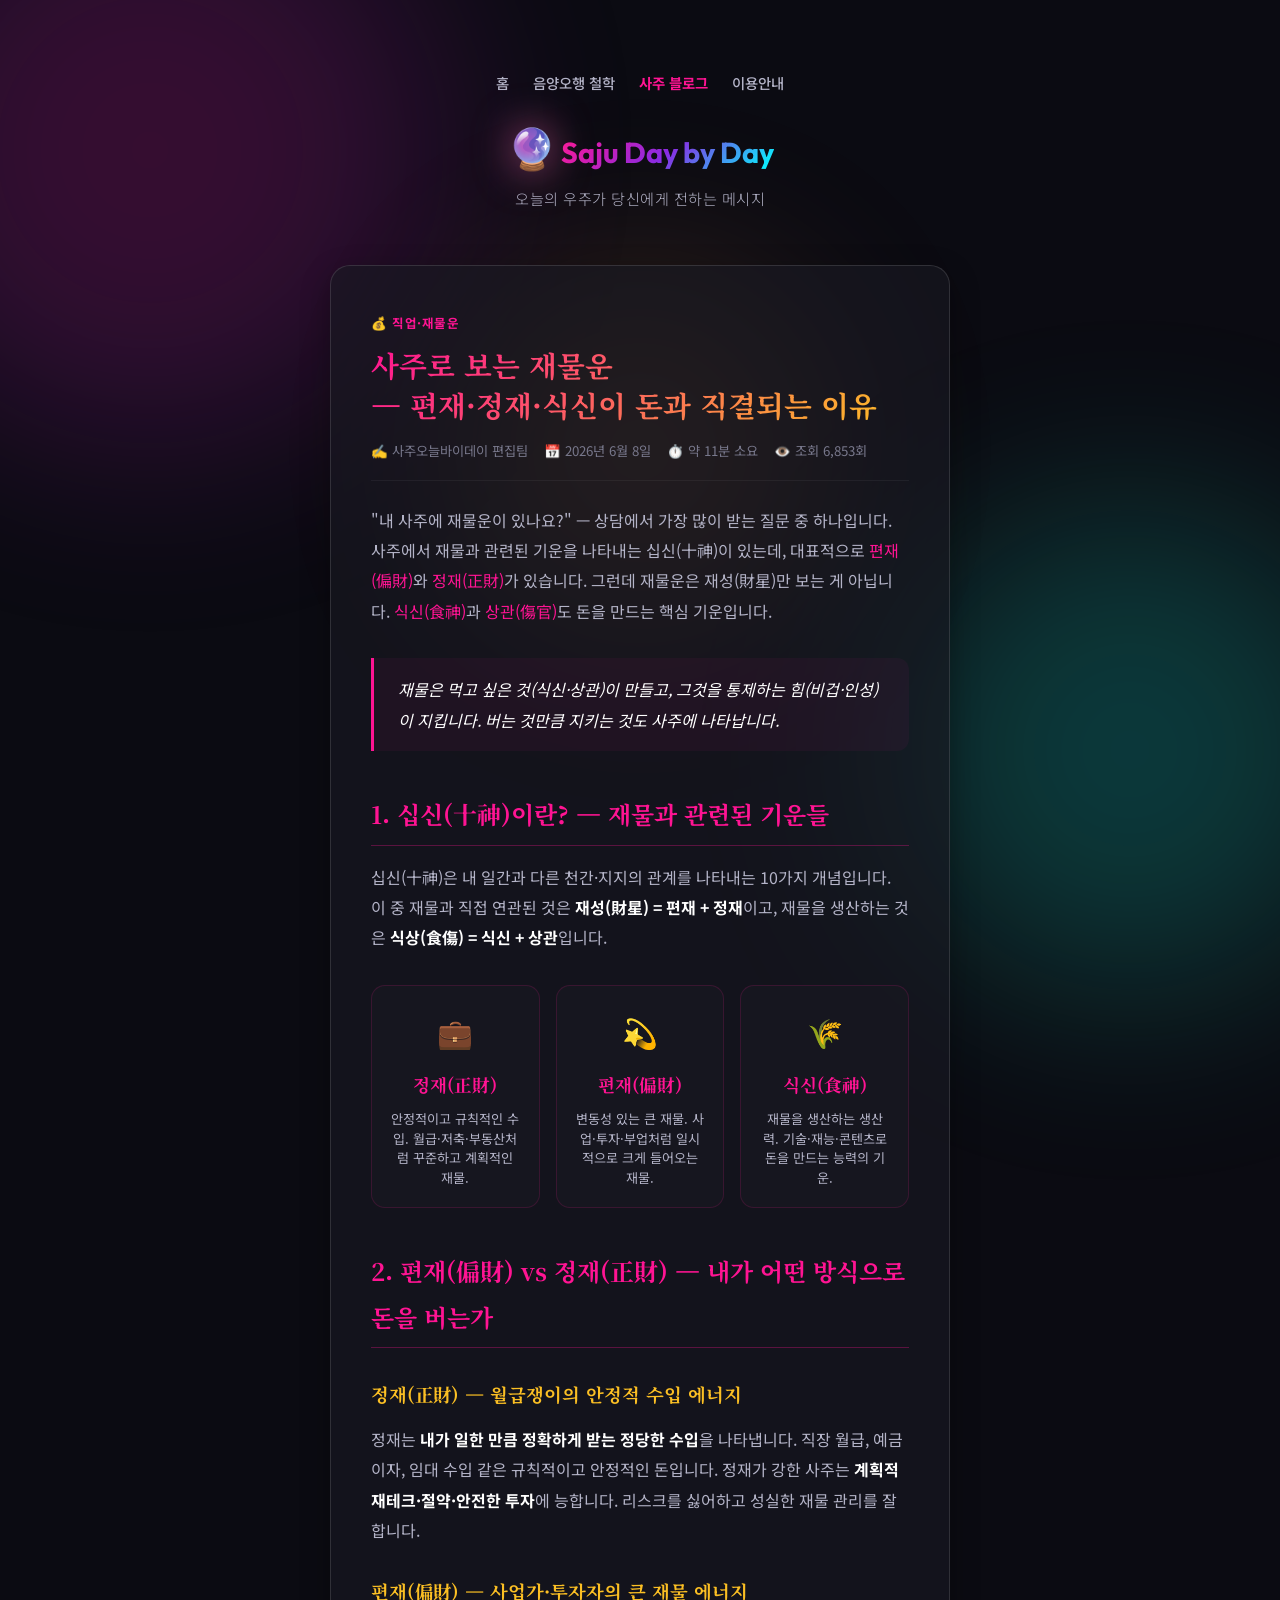
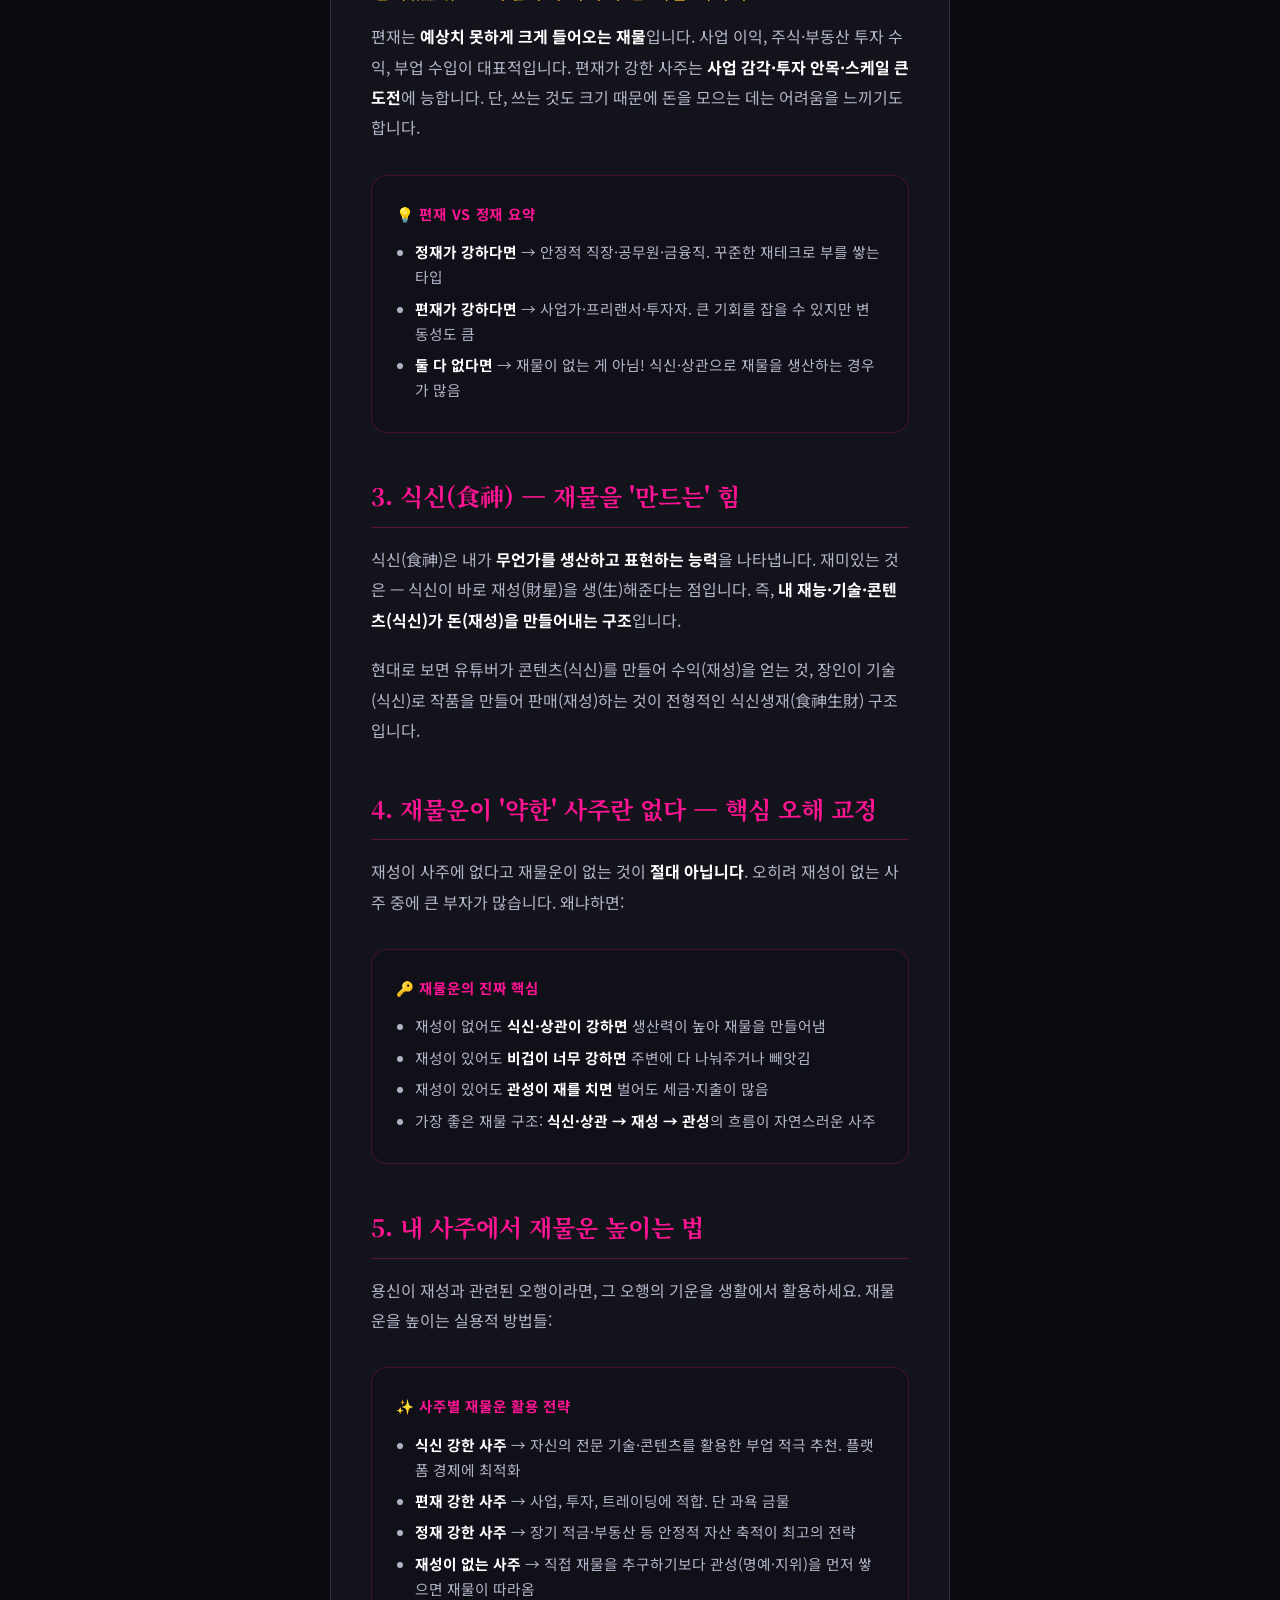
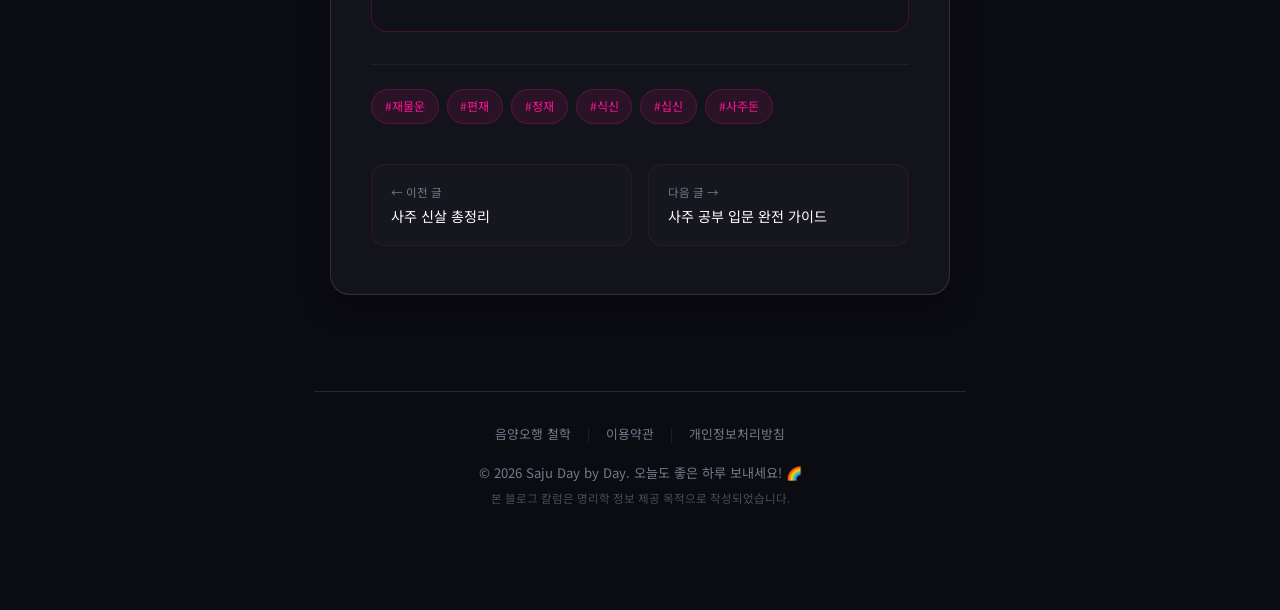
<file: blog/money-fortune.html>
<!DOCTYPE html>
<html lang="ko">
<head>
    <meta charset="UTF-8">
    <meta name="viewport" content="width=device-width, initial-scale=1.0">
    <title>사주로 보는 재물운 — 편재·정재·식신이 돈과 직결되는 이유 | 사주오늘바이데이</title>
    <meta name="description" content="사주에서 돈과 관련된 기운은 어디에 있을까요? 편재(偏財)와 정재(正財)의 차이, 식신(食神)이 재물을 만드는 원리, 내 사주에서 재물운을 높이는 법을 분석합니다.">
    <meta property="og:title" content="사주로 보는 재물운 — 편재·정재·식신이 돈과 직결되는 이유">
    
    
    <!-- Google AdSense -->
    <meta name="google-adsense-account" content="ca-pub-3114463937796990">
    <script async src="https://pagead2.googlesyndication.com/pagead/js/adsbygoogle.js?client=ca-pub-3114463937796990" crossorigin="anonymous"></script>
    
    <!-- Google Fonts -->
    <link href="https://fonts.googleapis.com/css2?family=Noto+Sans+KR:wght@300;400;500;700;900&family=Outfit:wght@300;500;700;900&display=swap" rel="stylesheet">
    <link href="https://fonts.googleapis.com/css2?family=Noto+Serif+KR:wght@400;700&display=swap" rel="stylesheet">
    
    <link rel="stylesheet" href="../styles.css">
    
    <script type="application/ld+json">{"@context":"https://schema.org","@type":"Article","headline":"사주로 보는 재물운 — 편재·정재·식신","datePublished":"2026-06-08","author":{"@type":"Person","name":"사주오늘바이데이 편집팀"},"publisher":{"@type":"Organization","name":"사주오늘바이데이"}}</script>

    <style>
      
    body { font-family: 'Noto Sans KR', var(--font-ko); }
    .post-wrap { max-width: 820px; margin: 0 auto; }
    .post-cat { font-size: 0.78rem; letter-spacing: 0.1em; text-transform: uppercase; color: var(--pink); font-weight: 700; margin-bottom: 0.8rem; }
    .post-header h1 { font-family: 'Noto Serif KR', serif; font-size: 2.1rem; line-height: 1.4; color: var(--text-main); margin-bottom: 1rem; font-weight: 700; }
    .post-byline { font-size: 0.83rem; color: var(--text-dim); display: flex; gap: 1rem; flex-wrap: wrap; border-bottom: 1px solid rgba(255,255,255,0.05); padding-bottom: 1.2rem; margin-bottom: 1.5rem; }
    .post-body { color: var(--text-muted); font-size: 1rem; line-height: 1.9; }
    .post-body h2 { font-family: 'Noto Serif KR', serif; font-size: 1.5rem; color: var(--text-main); margin: 2.5rem 0 1rem; padding-bottom: 0.5rem; border-bottom: 1px solid rgba(255,20,147,0.15); font-weight: 700; }
    .post-body h3 { font-family: 'Noto Serif KR', serif; font-size: 1.15rem; color: var(--pink); margin: 1.8rem 0 0.75rem; font-weight: 700; }
    .post-body p { margin-bottom: 1.2rem; }
    .post-body strong { color: var(--text-main); font-weight: 700; }
    .post-body em { color: var(--pink); font-style: normal; }
    blockquote { border-left: 3px solid var(--pink); padding: 1rem 1.5rem; margin: 2rem 0; background: rgba(255,20,147,0.04); border-radius: 0 12px 12px 0; color: var(--text-main); font-style: italic; }
    .info-box { background: var(--bg-card); border: 1px solid rgba(255,20,147,0.2); border-radius: 16px; padding: 1.5rem; margin: 2rem 0; }
    .info-box h4 { color: var(--pink); font-size: 0.9rem; letter-spacing: 0.05em; margin-bottom: 0.75rem; text-transform: uppercase; }
    .info-box p, .info-box li { font-size: 0.92rem; color: var(--text-muted); line-height: 1.7; }
    .info-box ul { margin-left: 1.2rem; margin-top: 0.5rem; }
    .info-box li { margin-bottom: 0.4rem; }
    .sishin-grid { display: grid; grid-template-columns: repeat(3, 1fr); gap: 1rem; margin: 2rem 0; }
    @media (max-width: 600px) { .sishin-grid { grid-template-columns: 1fr; } }
    .sishin-card { background: var(--bg-card); border: 1px solid rgba(255,20,147,0.15); border-radius: 14px; padding: 1.2rem; text-align: center; }
    .sishin-name { font-family: 'Noto Serif KR', serif; font-size: 1.1rem; font-weight: 700; color: var(--pink); margin-bottom: 0.5rem; }
    .sishin-han { font-size: 1.8rem; margin-bottom: 0.5rem; }
    .sishin-desc { font-size: 0.82rem; color: var(--text-muted); line-height: 1.5; }
    .tag-list { display: flex; gap: 0.5rem; flex-wrap: wrap; margin-top: 2rem; padding-top: 1.5rem; border-top: 1px solid rgba(255,255,255,0.05); }
    .tag { padding: 0.3rem 0.8rem; border-radius: 20px; background: rgba(255,20,147,0.07); border: 1px solid rgba(255,20,147,0.15); font-size: 0.75rem; color: var(--pink); }
    .nav-posts { display: grid; grid-template-columns: 1fr 1fr; gap: 1rem; margin-top: 2.5rem; }
    .nav-post { background: var(--bg-card); border: 1px solid rgba(255,20,147,0.12); border-radius: 14px; padding: 1.2rem; text-decoration: none; color: inherit; transition: var(--transition-smooth); }
    .nav-post:hover { border-color: rgba(255,20,147,0.3); }
    .nav-post .dir { font-size: 0.72rem; color: var(--text-dim); margin-bottom: 0.4rem; }
    .nav-post .title { font-size: 0.88rem; color: var(--text-main); }
  
      /* Additional blog container fixes */
      main { padding: 2rem 1rem 4rem; max-width: 1000px; margin: 0 auto; }
      .blog-hero { padding: 2rem 1rem; }
      .blog-hero h1 { font-size: 2.2rem; background: linear-gradient(135deg, var(--pink), var(--purple)); -webkit-background-clip: text; -webkit-text-fill-color: transparent; }
      .category-tabs { margin-bottom: 2rem; }
      
      .post-wrap { background: var(--bg-card); padding: 3rem 2.5rem; border-radius: var(--radius-md); border: 1px solid var(--border); box-shadow: 0 10px 30px rgba(0,0,0,0.3); }
      @media(max-width: 600px) { .post-wrap { padding: 2rem 1.5rem; } }
      .post-header h1 { font-size: 1.8rem; background: linear-gradient(135deg, var(--pink), var(--yellow)); -webkit-background-clip: text; -webkit-text-fill-color: transparent; }
      .post-body h2 { color: var(--pink); border-bottom-color: rgba(255,20,147,0.3); }
      .post-body h3 { color: var(--yellow); }
      
      blockquote { border-left-color: var(--pink); background: rgba(255,20,147,0.05); }
      .info-box { background: rgba(15,15,25,0.6); border-color: rgba(255,20,147,0.2); }
      .info-box h4 { color: var(--pink); }
      .table-wrap { border-color: rgba(255,20,147,0.2); }
      th { background: rgba(255,20,147,0.1); color: var(--pink); }
      .tag { background: rgba(255,20,147,0.1); border-color: rgba(255,20,147,0.2); color: var(--pink); }
      .nav-post:hover { border-color: var(--pink); }
      .author-avatar { border-color: var(--pink); background: rgba(255,20,147,0.1); color: var(--pink); }
      .page-btn.active, .page-btn:hover { background: rgba(255,20,147,0.1); border-color: var(--pink); color: var(--pink); }
      .cat-tab.active, .cat-tab:hover { background: rgba(255,20,147,0.1); border-color: var(--pink); color: var(--pink); }
    </style>
</head>
<body>

    <!-- Decorative Background Blobs -->
    <div class="blob blob-1"></div>
    <div class="blob blob-2"></div>
    <div class="blob blob-3"></div>

    <div class="page-wrapper">
        <!-- ===== HEADER ===== -->
        <header class="site-header" id="top">
            <nav class="top-nav">
                <a href="../index.html">홈</a>
                <a href="../philosophy.html">음양오행 철학</a>
                <a href="index.html" style="color: var(--pink); font-weight: 700;">사주 블로그</a>
                <a href="../index.html#info-section">이용안내</a>
            </nav>
            <div class="logo">
                <a href="../index.html" style="text-decoration:none; color:inherit;">
                    <span class="logo-icon">🔮</span>
                    <span class="logo-text">Saju Day by Day</span>
                </a>
            </div>
            <p class="site-tagline">오늘의 우주가 당신에게 전하는 메시지</p>
        </header>

    <main id="main-content">
        
    <div class="post-wrap">
      <div class="post-header">
        <div class="post-cat">💰 직업·재물운</div>
        <h1>사주로 보는 재물운<br>— 편재·정재·식신이 돈과 직결되는 이유</h1>
        <div class="post-byline">
          <span>✍️ 사주오늘바이데이 편집팀</span>
          <span>📅 2026년 6월 8일</span>
          <span>⏱️ 약 11분 소요</span>
          <span>👁️ 조회 6,853회</span>
        </div>
      </div>

      <div class="adsense-slot">
        <ins class="adsbygoogle" style="display:block" data-ad-client="ca-pub-3114463937796990" data-ad-slot="auto" data-ad-format="auto" data-full-width-responsive="true"></ins>
        <script>(adsbygoogle = window.adsbygoogle || []).push({});</script>
      </div>

      <div class="post-body">
        <p>"내 사주에 재물운이 있나요?" — 상담에서 가장 많이 받는 질문 중 하나입니다. 사주에서 재물과 관련된 기운을 나타내는 십신(十神)이 있는데, 대표적으로 <em>편재(偏財)</em>와 <em>정재(正財)</em>가 있습니다. 그런데 재물운은 재성(財星)만 보는 게 아닙니다. <em>식신(食神)</em>과 <em>상관(傷官)</em>도 돈을 만드는 핵심 기운입니다.</p>

        <blockquote>재물은 먹고 싶은 것(식신·상관)이 만들고, 그것을 통제하는 힘(비겁·인성)이 지킵니다. 버는 것만큼 지키는 것도 사주에 나타납니다.</blockquote>

        <h2>1. 십신(十神)이란? — 재물과 관련된 기운들</h2>
        <p>십신(十神)은 내 일간과 다른 천간·지지의 관계를 나타내는 10가지 개념입니다. 이 중 재물과 직접 연관된 것은 <strong>재성(財星) = 편재 + 정재</strong>이고, 재물을 생산하는 것은 <strong>식상(食傷) = 식신 + 상관</strong>입니다.</p>

        <div class="sishin-grid">
          <div class="sishin-card">
            <div class="sishin-han">💼</div>
            <div class="sishin-name">정재(正財)</div>
            <div class="sishin-desc">안정적이고 규칙적인 수입. 월급·저축·부동산처럼 꾸준하고 계획적인 재물.</div>
          </div>
          <div class="sishin-card">
            <div class="sishin-han">💫</div>
            <div class="sishin-name">편재(偏財)</div>
            <div class="sishin-desc">변동성 있는 큰 재물. 사업·투자·부업처럼 일시적으로 크게 들어오는 재물.</div>
          </div>
          <div class="sishin-card">
            <div class="sishin-han">🌾</div>
            <div class="sishin-name">식신(食神)</div>
            <div class="sishin-desc">재물을 생산하는 생산력. 기술·재능·콘텐츠로 돈을 만드는 능력의 기운.</div>
          </div>
        </div>

        <h2>2. 편재(偏財) vs 정재(正財) — 내가 어떤 방식으로 돈을 버는가</h2>
        <h3>정재(正財) — 월급쟁이의 안정적 수입 에너지</h3>
        <p>정재는 <strong>내가 일한 만큼 정확하게 받는 정당한 수입</strong>을 나타냅니다. 직장 월급, 예금 이자, 임대 수입 같은 규칙적이고 안정적인 돈입니다. 정재가 강한 사주는 <strong>계획적 재테크·절약·안전한 투자</strong>에 능합니다. 리스크를 싫어하고 성실한 재물 관리를 잘 합니다.</p>

        <h3>편재(偏財) — 사업가·투자자의 큰 재물 에너지</h3>
        <p>편재는 <strong>예상치 못하게 크게 들어오는 재물</strong>입니다. 사업 이익, 주식·부동산 투자 수익, 부업 수입이 대표적입니다. 편재가 강한 사주는 <strong>사업 감각·투자 안목·스케일 큰 도전</strong>에 능합니다. 단, 쓰는 것도 크기 때문에 돈을 모으는 데는 어려움을 느끼기도 합니다.</p>
        <div class="info-box">
          <h4>💡 편재 vs 정재 요약</h4>
          <ul>
            <li><strong>정재가 강하다면</strong> → 안정적 직장·공무원·금융직. 꾸준한 재테크로 부를 쌓는 타입</li>
            <li><strong>편재가 강하다면</strong> → 사업가·프리랜서·투자자. 큰 기회를 잡을 수 있지만 변동성도 큼</li>
            <li><strong>둘 다 없다면</strong> → 재물이 없는 게 아님! 식신·상관으로 재물을 생산하는 경우가 많음</li>
          </ul>
        </div>

        <h2>3. 식신(食神) — 재물을 '만드는' 힘</h2>
        <p>식신(食神)은 내가 <strong>무언가를 생산하고 표현하는 능력</strong>을 나타냅니다. 재미있는 것은 — 식신이 바로 재성(財星)을 생(生)해준다는 점입니다. 즉, <strong>내 재능·기술·콘텐츠(식신)가 돈(재성)을 만들어내는 구조</strong>입니다.</p>
        <p>현대로 보면 유튜버가 콘텐츠(식신)를 만들어 수익(재성)을 얻는 것, 장인이 기술(식신)로 작품을 만들어 판매(재성)하는 것이 전형적인 식신생재(食神生財) 구조입니다.</p>

        <div class="adsense-slot">
          <ins class="adsbygoogle" style="display:block" data-ad-client="ca-pub-3114463937796990" data-ad-slot="auto" data-ad-format="auto" data-full-width-responsive="true"></ins>
          <script>(adsbygoogle = window.adsbygoogle || []).push({});</script>
        </div>

        <h2>4. 재물운이 '약한' 사주란 없다 — 핵심 오해 교정</h2>
        <p>재성이 사주에 없다고 재물운이 없는 것이 <strong>절대 아닙니다</strong>. 오히려 재성이 없는 사주 중에 큰 부자가 많습니다. 왜냐하면:</p>
        <div class="info-box">
          <h4>🔑 재물운의 진짜 핵심</h4>
          <ul>
            <li>재성이 없어도 <strong>식신·상관이 강하면</strong> 생산력이 높아 재물을 만들어냄</li>
            <li>재성이 있어도 <strong>비겁이 너무 강하면</strong> 주변에 다 나눠주거나 빼앗김</li>
            <li>재성이 있어도 <strong>관성이 재를 치면</strong> 벌어도 세금·지출이 많음</li>
            <li>가장 좋은 재물 구조: <strong>식신·상관 → 재성 → 관성</strong>의 흐름이 자연스러운 사주</li>
          </ul>
        </div>

        <h2>5. 내 사주에서 재물운 높이는 법</h2>
        <p>용신이 재성과 관련된 오행이라면, 그 오행의 기운을 생활에서 활용하세요. 재물운을 높이는 실용적 방법들:</p>
        <div class="info-box">
          <h4>✨ 사주별 재물운 활용 전략</h4>
          <ul>
            <li><strong>식신 강한 사주</strong> → 자신의 전문 기술·콘텐츠를 활용한 부업 적극 추천. 플랫폼 경제에 최적화</li>
            <li><strong>편재 강한 사주</strong> → 사업, 투자, 트레이딩에 적합. 단 과욕 금물</li>
            <li><strong>정재 강한 사주</strong> → 장기 적금·부동산 등 안정적 자산 축적이 최고의 전략</li>
            <li><strong>재성이 없는 사주</strong> → 직접 재물을 추구하기보다 관성(명예·지위)을 먼저 쌓으면 재물이 따라옴</li>
          </ul>
        </div>

        <div class="tag-list">
          <span class="tag">#재물운</span>
          <span class="tag">#편재</span>
          <span class="tag">#정재</span>
          <span class="tag">#식신</span>
          <span class="tag">#십신</span>
          <span class="tag">#사주돈</span>
        </div>
      </div>

      <div class="nav-posts">
        <a href="sinsal-guide.html" class="nav-post">
          <div class="dir">← 이전 글</div>
          <div class="title">사주 신살 총정리</div>
        </a>
        <a href="saju-study.html" class="nav-post">
          <div class="dir">다음 글 →</div>
          <div class="title">사주 공부 입문 완전 가이드</div>
        </a>
      </div>
    </div>
  
    </main>

        <!-- ===== FOOTER ===== -->
        <footer class="site-footer">
            <div class="footer-nav">
                <a href="../philosophy.html">음양오행 철학</a>
                <span class="divider">|</span>
                <a href="../terms.html">이용약관</a>
                <span class="divider">|</span>
                <a href="../privacy.html">개인정보처리방침</a>
            </div>
            <p>© 2026 Saju Day by Day. 오늘도 좋은 하루 보내세요! 🌈</p>
            <p class="footer-disclaimer">본 블로그 칼럼은 명리학 정보 제공 목적으로 작성되었습니다.</p>
        </footer>
    </div>

</body>
</html>
</file>
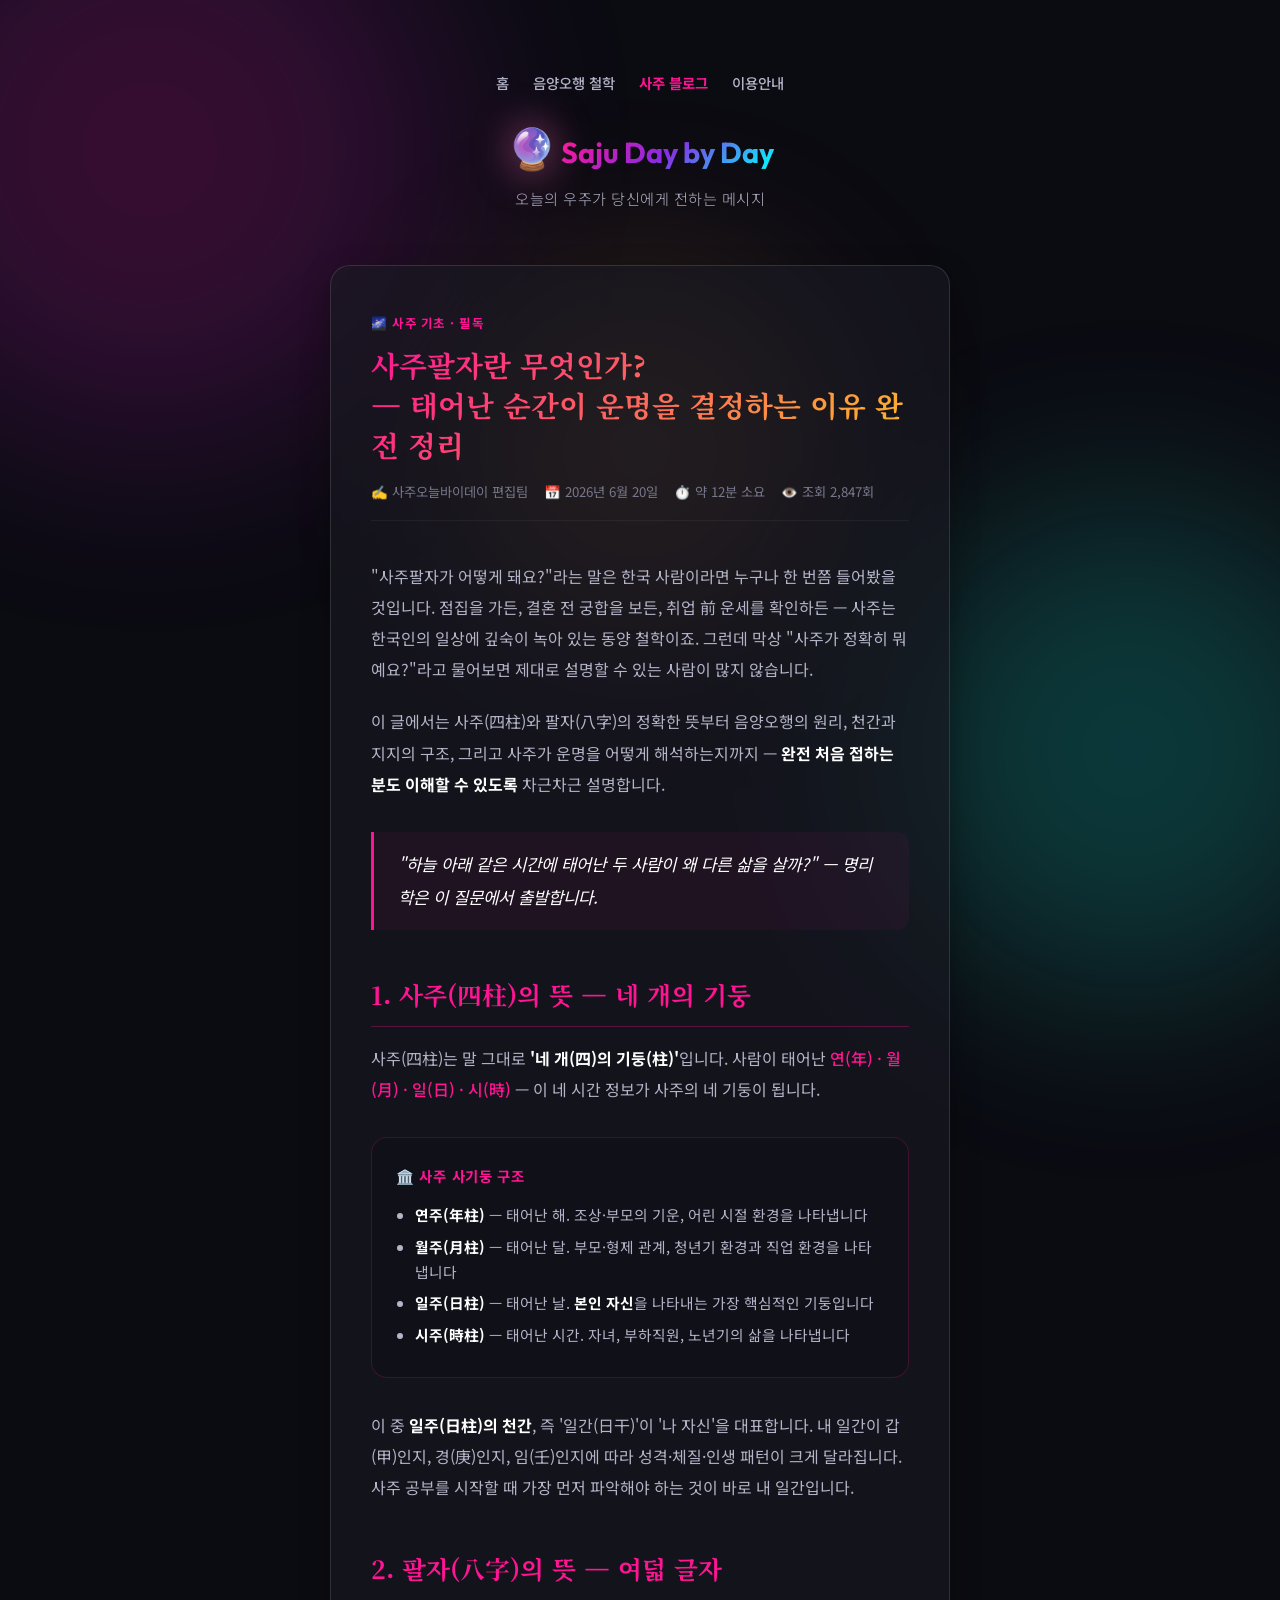
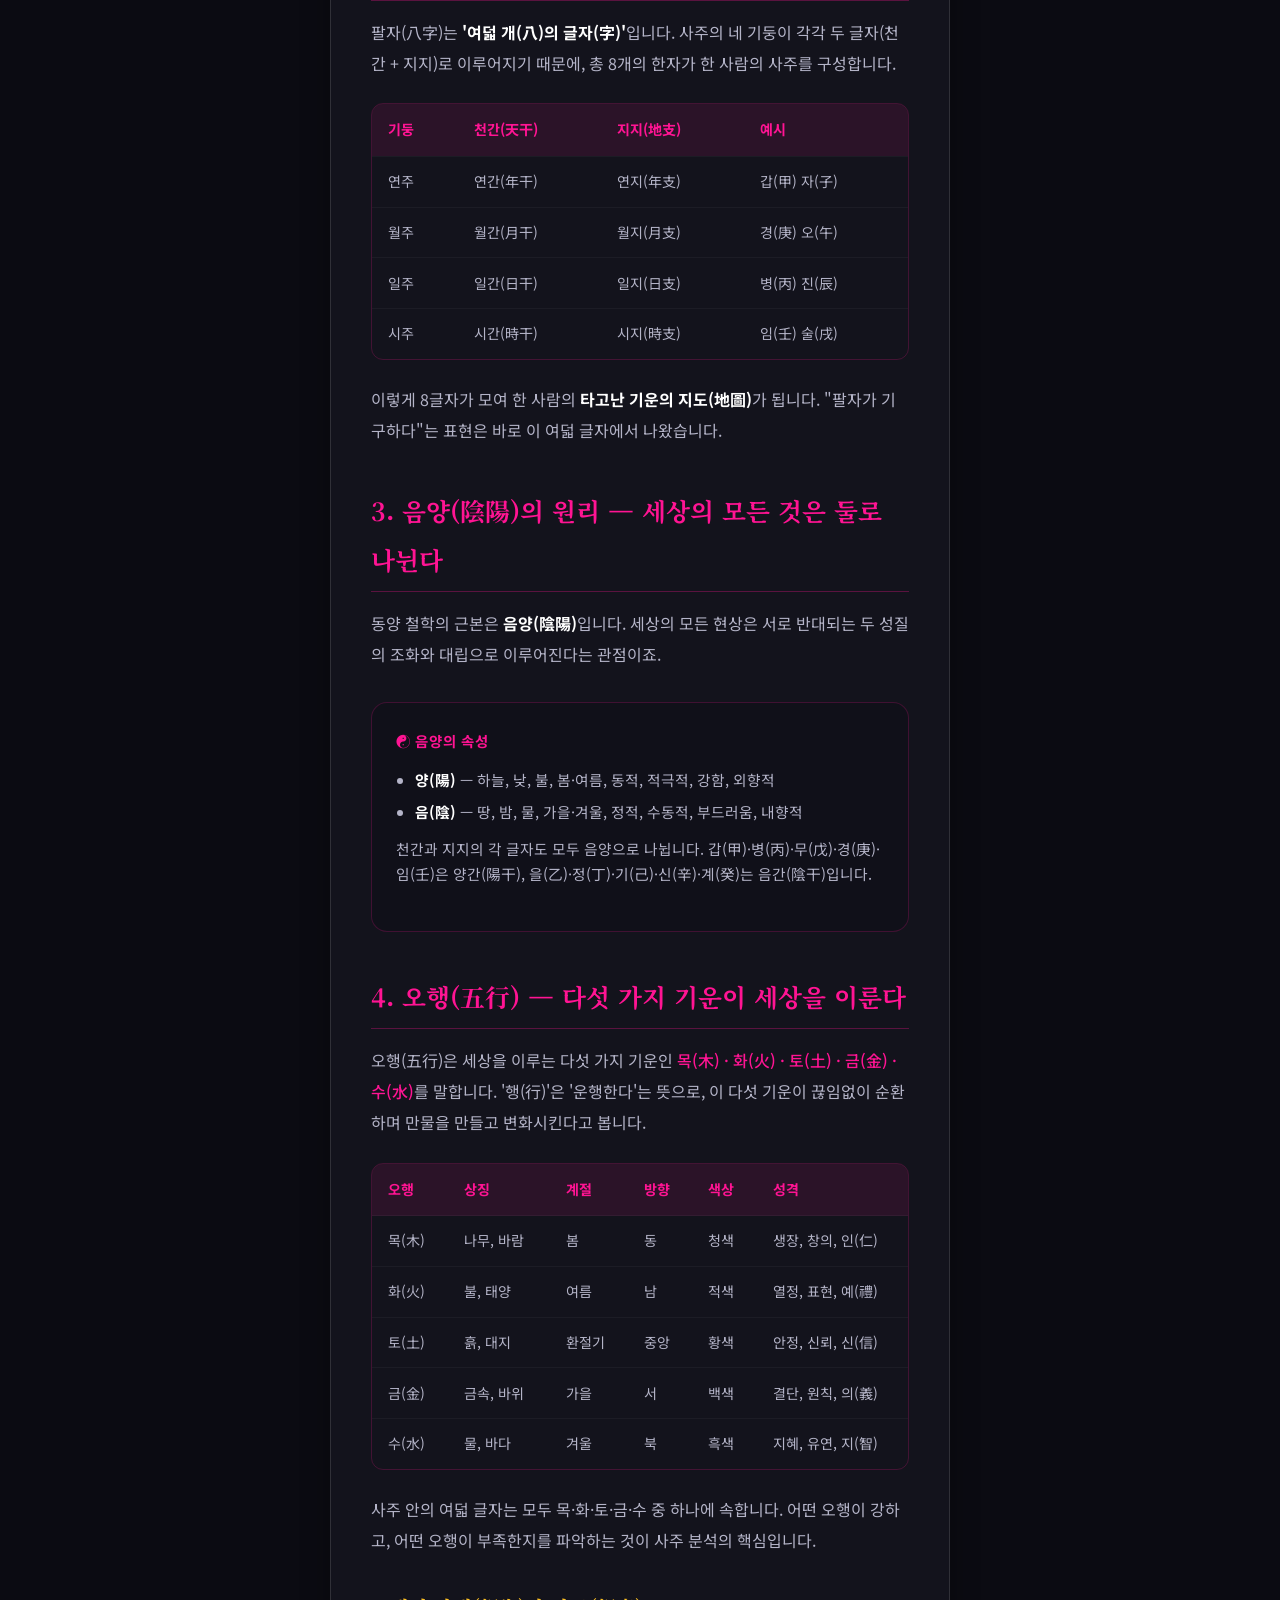
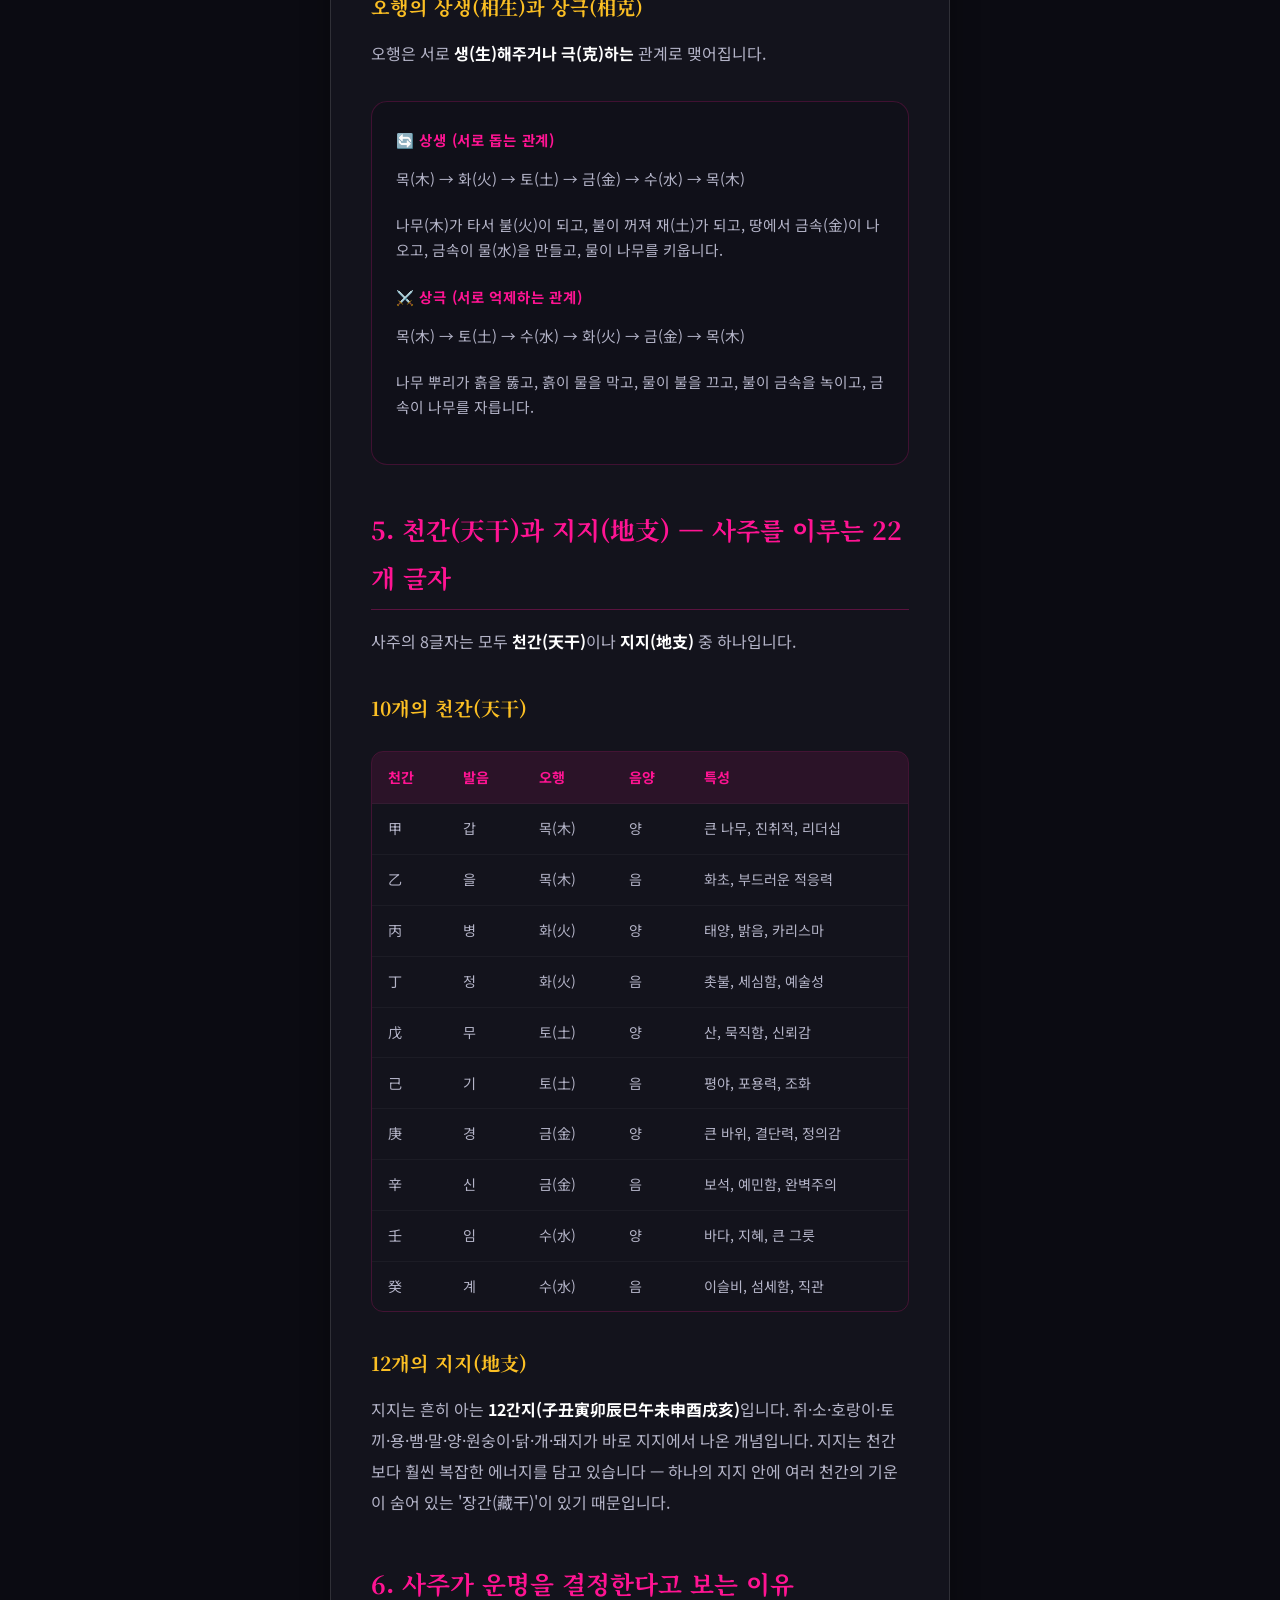
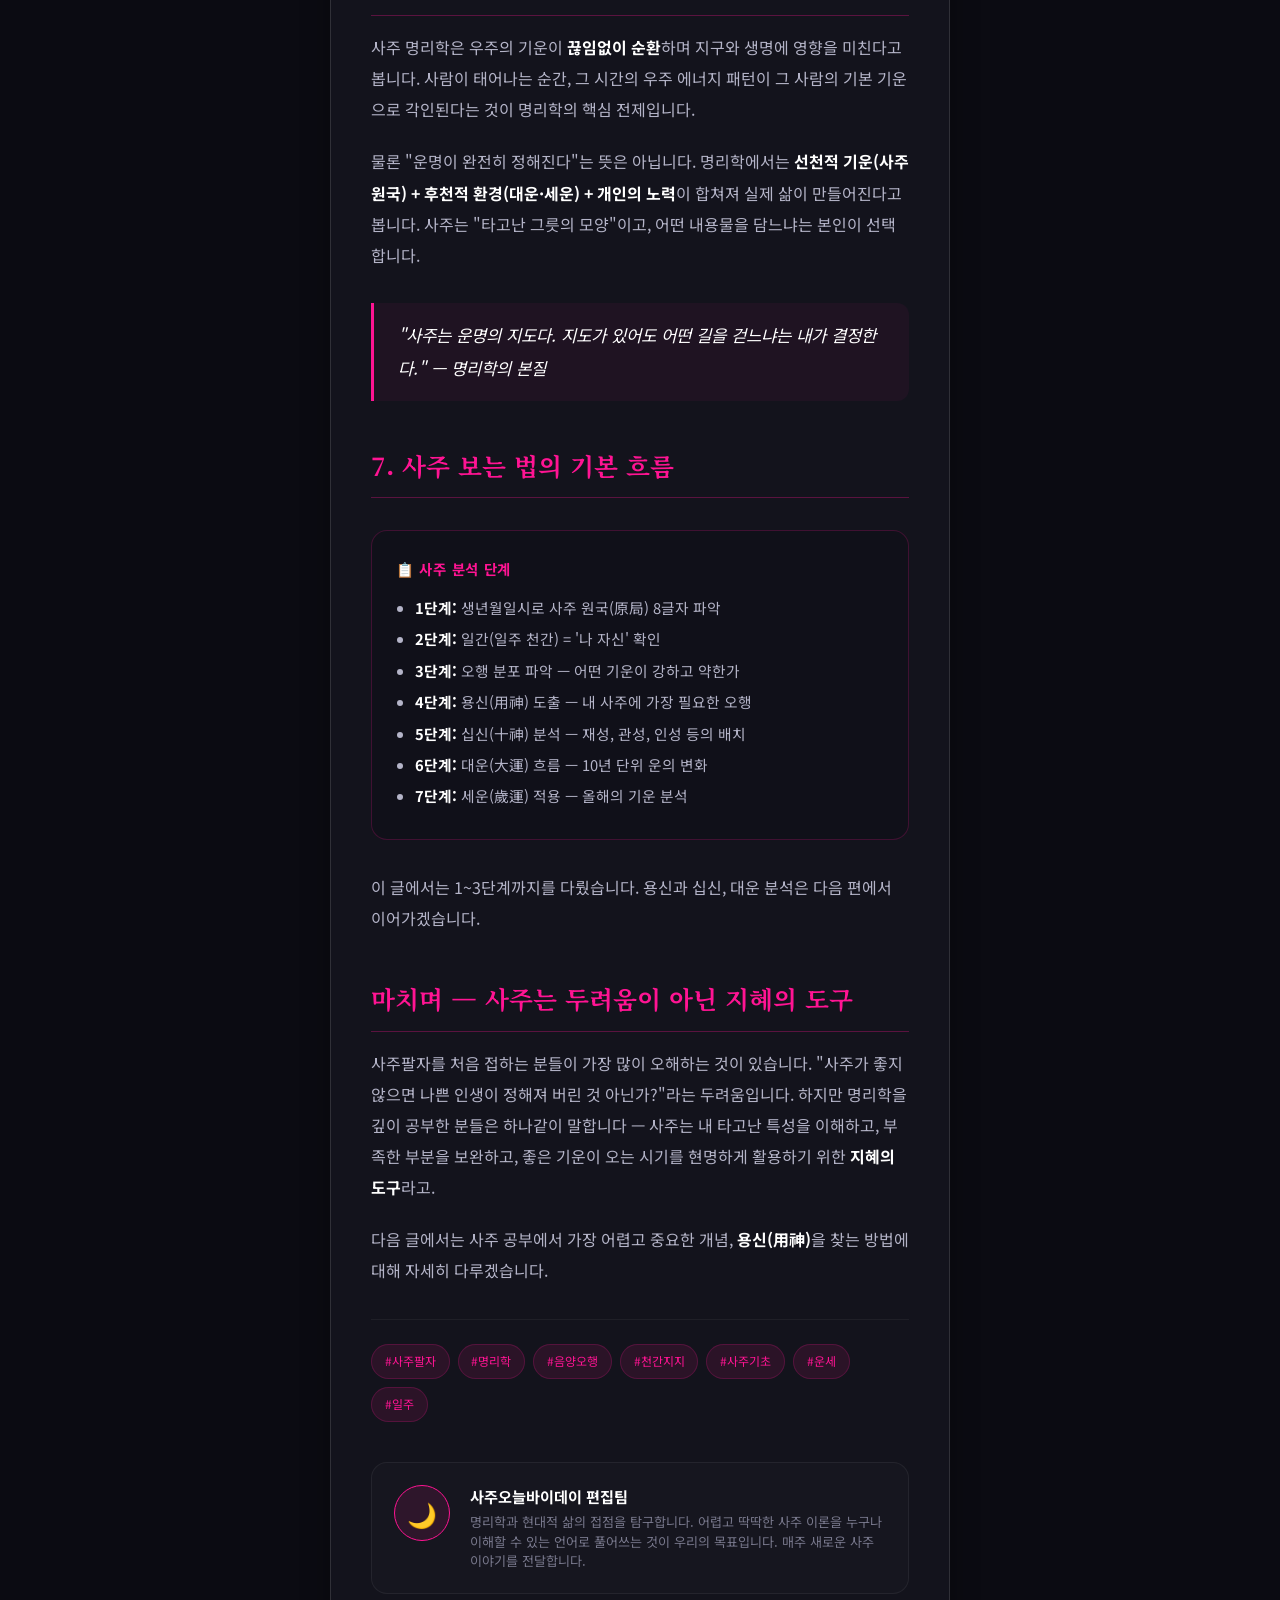
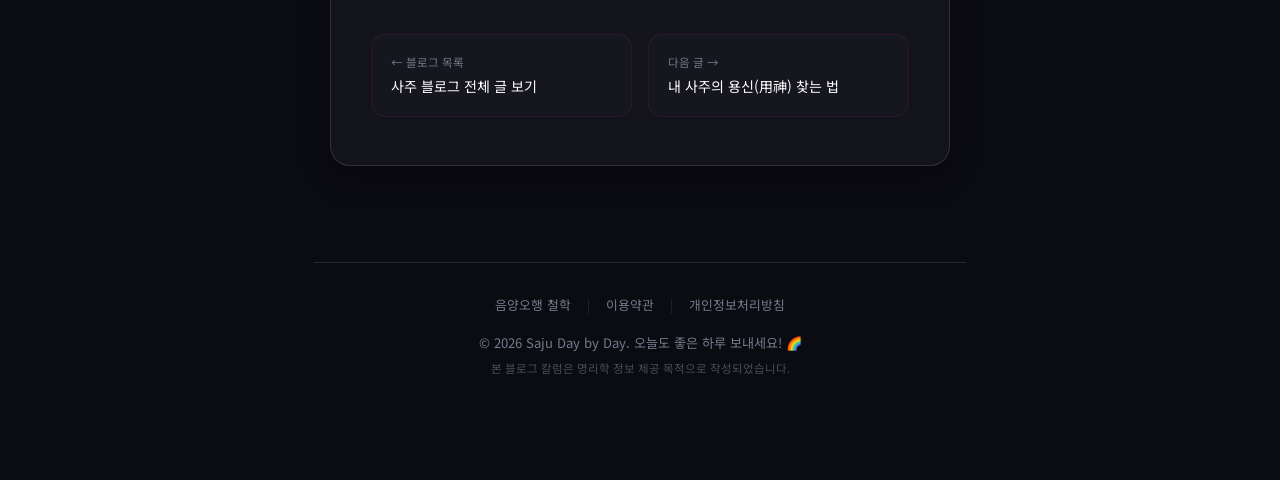
<file: blog/saju-basics.html>
<!DOCTYPE html>
<html lang="ko">
<head>
    <meta charset="UTF-8">
    <meta name="viewport" content="width=device-width, initial-scale=1.0">
    <title>사주팔자란 무엇인가? 음양오행·천간지지 완전 정리 | 사주오늘바이데이</title>
    <meta name="description" content="사주(四柱)와 팔자(八字)의 뜻, 음양오행의 원리, 천간과 지지의 구조까지. 처음 사주를 접하는 분도 쉽게 이해하는 사주팔자 완전 입문 가이드입니다.">
    <meta property="og:title" content="사주팔자란 무엇인가? 음양오행·천간지지 완전 정리">
    <meta property="og:description" content="태어난 연·월·일·시가 왜 운명을 결정하는가? 명리학의 핵심 원리를 쉽게 풀어드립니다.">
    
    <!-- Google AdSense -->
    <meta name="google-adsense-account" content="ca-pub-3114463937796990">
    <script async src="https://pagead2.googlesyndication.com/pagead/js/adsbygoogle.js?client=ca-pub-3114463937796990" crossorigin="anonymous"></script>
    
    <!-- Google Fonts -->
    <link href="https://fonts.googleapis.com/css2?family=Noto+Sans+KR:wght@300;400;500;700;900&family=Outfit:wght@300;500;700;900&display=swap" rel="stylesheet">
    <link href="https://fonts.googleapis.com/css2?family=Noto+Serif+KR:wght@400;700&display=swap" rel="stylesheet">
    
    <link rel="stylesheet" href="../styles.css">
    
    <script type="application/ld+json">
  {
    "@context": "https://schema.org",
    "@type": "Article",
    "headline": "사주팔자란 무엇인가? 음양오행·천간지지 완전 정리",
    "description": "사주(四柱)와 팔자(八字)의 뜻, 음양오행의 원리, 천간과 지지의 구조까지.",
    "datePublished": "2026-06-20",
    "author": {"@type": "Person", "name": "사주오늘바이데이 편집팀"},
    "publisher": {"@type": "Organization", "name": "사주오늘바이데이"}
  }
  </script>

    <style>
      
    body { font-family: 'Noto Sans KR', var(--font-ko); }
    .post-wrap { max-width: 820px; margin: 0 auto; }
    .post-header { margin-bottom: 2.5rem; }
    .post-cat { font-size: 0.78rem; letter-spacing: 0.1em; text-transform: uppercase; color: var(--pink); font-weight: 700; margin-bottom: 0.8rem; }
    .post-header h1 { font-family: 'Noto Serif KR', serif; font-size: 2.2rem; line-height: 1.4; color: var(--text-main); margin-bottom: 1rem; font-weight: 700; }
    .post-byline { font-size: 0.83rem; color: var(--text-dim); display: flex; gap: 1rem; flex-wrap: wrap; align-items: center; border-bottom: 1px solid rgba(255,255,255,0.05); padding-bottom: 1.2rem; }
    .post-byline span { display: flex; align-items: center; gap: 0.4rem; }

    .post-body { color: var(--text-muted); font-size: 1rem; line-height: 1.95; }
    .post-body h2 { font-family: 'Noto Serif KR', serif; font-size: 1.55rem; color: var(--text-main); margin: 2.5rem 0 1rem; padding-bottom: 0.5rem; border-bottom: 1px solid rgba(255,20,147,0.15); font-weight: 700; }
    .post-body h3 { font-family: 'Noto Serif KR', serif; font-size: 1.2rem; color: var(--pink); margin: 2rem 0 0.75rem; font-weight: 700; }
    .post-body p { margin-bottom: 1.3rem; }
    .post-body strong { color: var(--text-main); font-weight: 700; }
    .post-body em { color: var(--pink); font-style: normal; font-weight: 500; }

    blockquote {
      border-left: 3px solid var(--pink);
      padding: 1rem 1.5rem;
      margin: 2rem 0;
      background: rgba(255,20,147,0.04);
      border-radius: 0 12px 12px 0;
      font-size: 1.05rem;
      color: var(--text-main);
      font-style: italic;
    }

    .info-box {
      background: var(--bg-card);
      border: 1px solid rgba(255,20,147,0.2);
      border-radius: 16px;
      padding: 1.5rem;
      margin: 2rem 0;
    }
    .info-box h4 { color: var(--pink); font-size: 0.9rem; letter-spacing: 0.05em; margin-bottom: 0.75rem; text-transform: uppercase; }
    .info-box p, .info-box li { font-size: 0.92rem; color: var(--text-muted); line-height: 1.7; }
    .info-box ul { margin-left: 1.2rem; margin-top: 0.5rem; }
    .info-box li { margin-bottom: 0.4rem; }

    .table-wrap { overflow-x: auto; margin: 1.5rem 0; border-radius: 12px; border: 1px solid rgba(255,20,147,0.15); }
    table { width: 100%; border-collapse: collapse; font-size: 0.88rem; }
    th { background: rgba(255,20,147,0.07); color: var(--pink); font-weight: 700; padding: 0.75rem 1rem; text-align: left; }
    td { padding: 0.7rem 1rem; border-top: 1px solid rgba(255,255,255,0.04); color: var(--text-muted); }
    tr:hover td { background: rgba(255,255,255,0.01); }

    .tag-list { display: flex; gap: 0.5rem; flex-wrap: wrap; margin-top: 2rem; padding-top: 1.5rem; border-top: 1px solid rgba(255,255,255,0.05); }
    .tag { padding: 0.3rem 0.8rem; border-radius: 20px; background: rgba(255,20,147,0.07); border: 1px solid rgba(255,20,147,0.15); font-size: 0.75rem; color: var(--pink); }

    .nav-posts { display: grid; grid-template-columns: 1fr 1fr; gap: 1rem; margin-top: 2.5rem; }
    .nav-post { background: var(--bg-card); border: 1px solid rgba(255,20,147,0.12); border-radius: 14px; padding: 1.2rem; text-decoration: none; color: inherit; transition: var(--transition-smooth); }
    .nav-post:hover { border-color: rgba(255,20,147,0.3); }
    .nav-post .dir { font-size: 0.72rem; color: var(--text-dim); margin-bottom: 0.4rem; }
    .nav-post .title { font-size: 0.88rem; color: var(--text-main); line-height: 1.4; }
    @media (max-width: 600px) { .nav-posts { grid-template-columns: 1fr; } }

    .author-box { display: flex; gap: 1.2rem; align-items: flex-start; background: var(--bg-card); border: 1px solid rgba(255,255,255,0.06); border-radius: 16px; padding: 1.4rem; margin-top: 2.5rem; }
    .author-avatar { width: 56px; height: 56px; border-radius: 50%; background: linear-gradient(135deg, #1a0a2e, #2d1554); display: flex; align-items: center; justify-content: center; font-size: 1.5rem; flex-shrink: 0; border: 1px solid rgba(255,20,147,0.2); }
    .author-info .name { font-weight: 700; color: var(--text-main); font-size: 0.95rem; margin-bottom: 0.3rem; }
    .author-info .bio { font-size: 0.82rem; color: var(--text-dim); line-height: 1.5; }
  
      /* Additional blog container fixes */
      main { padding: 2rem 1rem 4rem; max-width: 1000px; margin: 0 auto; }
      .blog-hero { padding: 2rem 1rem; }
      .blog-hero h1 { font-size: 2.2rem; background: linear-gradient(135deg, var(--pink), var(--purple)); -webkit-background-clip: text; -webkit-text-fill-color: transparent; }
      .category-tabs { margin-bottom: 2rem; }
      
      .post-wrap { background: var(--bg-card); padding: 3rem 2.5rem; border-radius: var(--radius-md); border: 1px solid var(--border); box-shadow: 0 10px 30px rgba(0,0,0,0.3); }
      @media(max-width: 600px) { .post-wrap { padding: 2rem 1.5rem; } }
      .post-header h1 { font-size: 1.8rem; background: linear-gradient(135deg, var(--pink), var(--yellow)); -webkit-background-clip: text; -webkit-text-fill-color: transparent; }
      .post-body h2 { color: var(--pink); border-bottom-color: rgba(255,20,147,0.3); }
      .post-body h3 { color: var(--yellow); }
      
      blockquote { border-left-color: var(--pink); background: rgba(255,20,147,0.05); }
      .info-box { background: rgba(15,15,25,0.6); border-color: rgba(255,20,147,0.2); }
      .info-box h4 { color: var(--pink); }
      .table-wrap { border-color: rgba(255,20,147,0.2); }
      th { background: rgba(255,20,147,0.1); color: var(--pink); }
      .tag { background: rgba(255,20,147,0.1); border-color: rgba(255,20,147,0.2); color: var(--pink); }
      .nav-post:hover { border-color: var(--pink); }
      .author-avatar { border-color: var(--pink); background: rgba(255,20,147,0.1); color: var(--pink); }
      .page-btn.active, .page-btn:hover { background: rgba(255,20,147,0.1); border-color: var(--pink); color: var(--pink); }
      .cat-tab.active, .cat-tab:hover { background: rgba(255,20,147,0.1); border-color: var(--pink); color: var(--pink); }
    </style>
</head>
<body>

    <!-- Decorative Background Blobs -->
    <div class="blob blob-1"></div>
    <div class="blob blob-2"></div>
    <div class="blob blob-3"></div>

    <div class="page-wrapper">
        <!-- ===== HEADER ===== -->
        <header class="site-header" id="top">
            <nav class="top-nav">
                <a href="../index.html">홈</a>
                <a href="../philosophy.html">음양오행 철학</a>
                <a href="index.html" style="color: var(--pink); font-weight: 700;">사주 블로그</a>
                <a href="../index.html#info-section">이용안내</a>
            </nav>
            <div class="logo">
                <a href="../index.html" style="text-decoration:none; color:inherit;">
                    <span class="logo-icon">🔮</span>
                    <span class="logo-text">Saju Day by Day</span>
                </a>
            </div>
            <p class="site-tagline">오늘의 우주가 당신에게 전하는 메시지</p>
        </header>

    <main id="main-content">
        
    <div class="post-wrap">
      <div class="post-header">
        <div class="post-cat">🌌 사주 기초 · 필독</div>
        <h1>사주팔자란 무엇인가?<br>— 태어난 순간이 운명을 결정하는 이유 완전 정리</h1>
        <div class="post-byline">
          <span>✍️ 사주오늘바이데이 편집팀</span>
          <span>📅 2026년 6월 20일</span>
          <span>⏱️ 약 12분 소요</span>
          <span>👁️ 조회 2,847회</span>
        </div>
      </div>

      <!-- Top Ad -->
      <div class="adsense-slot">
        <ins class="adsbygoogle" style="display:block" data-ad-client="ca-pub-3114463937796990" data-ad-slot="auto" data-ad-format="auto" data-full-width-responsive="true"></ins>
        <script>(adsbygoogle = window.adsbygoogle || []).push({});</script>
      </div>

      <div class="post-body">
        <p>
          "사주팔자가 어떻게 돼요?"라는 말은 한국 사람이라면 누구나 한 번쯤 들어봤을 것입니다. 점집을 가든, 결혼 전 궁합을 보든, 취업 前 운세를 확인하든 — 사주는 한국인의 일상에 깊숙이 녹아 있는 동양 철학이죠. 그런데 막상 "사주가 정확히 뭐예요?"라고 물어보면 제대로 설명할 수 있는 사람이 많지 않습니다.
        </p>
        <p>
          이 글에서는 사주(四柱)와 팔자(八字)의 정확한 뜻부터 음양오행의 원리, 천간과 지지의 구조, 그리고 사주가 운명을 어떻게 해석하는지까지 — <strong>완전 처음 접하는 분도 이해할 수 있도록</strong> 차근차근 설명합니다.
        </p>

        <blockquote>
          "하늘 아래 같은 시간에 태어난 두 사람이 왜 다른 삶을 살까?" — 명리학은 이 질문에서 출발합니다.
        </blockquote>

        <h2>1. 사주(四柱)의 뜻 — 네 개의 기둥</h2>
        <p>
          사주(四柱)는 말 그대로 <strong>'네 개(四)의 기둥(柱)'</strong>입니다. 사람이 태어난 <em>연(年) · 월(月) · 일(日) · 시(時)</em> — 이 네 시간 정보가 사주의 네 기둥이 됩니다.
        </p>
        <div class="info-box">
          <h4>🏛️ 사주 사기둥 구조</h4>
          <ul>
            <li><strong>연주(年柱)</strong> — 태어난 해. 조상·부모의 기운, 어린 시절 환경을 나타냅니다</li>
            <li><strong>월주(月柱)</strong> — 태어난 달. 부모·형제 관계, 청년기 환경과 직업 환경을 나타냅니다</li>
            <li><strong>일주(日柱)</strong> — 태어난 날. <strong>본인 자신</strong>을 나타내는 가장 핵심적인 기둥입니다</li>
            <li><strong>시주(時柱)</strong> — 태어난 시간. 자녀, 부하직원, 노년기의 삶을 나타냅니다</li>
          </ul>
        </div>
        <p>
          이 중 <strong>일주(日柱)의 천간</strong>, 즉 '일간(日干)'이 '나 자신'을 대표합니다. 내 일간이 갑(甲)인지, 경(庚)인지, 임(壬)인지에 따라 성격·체질·인생 패턴이 크게 달라집니다. 사주 공부를 시작할 때 가장 먼저 파악해야 하는 것이 바로 내 일간입니다.
        </p>

        <h2>2. 팔자(八字)의 뜻 — 여덟 글자</h2>
        <p>
          팔자(八字)는 <strong>'여덟 개(八)의 글자(字)'</strong>입니다. 사주의 네 기둥이 각각 두 글자(천간 + 지지)로 이루어지기 때문에, 총 8개의 한자가 한 사람의 사주를 구성합니다.
        </p>
        <div class="table-wrap">
          <table>
            <thead><tr><th>기둥</th><th>천간(天干)</th><th>지지(地支)</th><th>예시</th></tr></thead>
            <tbody>
              <tr><td>연주</td><td>연간(年干)</td><td>연지(年支)</td><td>갑(甲) 자(子)</td></tr>
              <tr><td>월주</td><td>월간(月干)</td><td>월지(月支)</td><td>경(庚) 오(午)</td></tr>
              <tr><td>일주</td><td>일간(日干)</td><td>일지(日支)</td><td>병(丙) 진(辰)</td></tr>
              <tr><td>시주</td><td>시간(時干)</td><td>시지(時支)</td><td>임(壬) 술(戌)</td></tr>
            </tbody>
          </table>
        </div>
        <p>
          이렇게 8글자가 모여 한 사람의 <strong>타고난 기운의 지도(地圖)</strong>가 됩니다. "팔자가 기구하다"는 표현은 바로 이 여덟 글자에서 나왔습니다.
        </p>

        <!-- Middle Ad -->
        <div class="adsense-slot">
          <ins class="adsbygoogle" style="display:block" data-ad-client="ca-pub-3114463937796990" data-ad-slot="auto" data-ad-format="auto" data-full-width-responsive="true"></ins>
          <script>(adsbygoogle = window.adsbygoogle || []).push({});</script>
        </div>

        <h2>3. 음양(陰陽)의 원리 — 세상의 모든 것은 둘로 나뉜다</h2>
        <p>
          동양 철학의 근본은 <strong>음양(陰陽)</strong>입니다. 세상의 모든 현상은 서로 반대되는 두 성질의 조화와 대립으로 이루어진다는 관점이죠.
        </p>
        <div class="info-box">
          <h4>☯️ 음양의 속성</h4>
          <ul>
            <li><strong>양(陽)</strong> — 하늘, 낮, 불, 봄·여름, 동적, 적극적, 강함, 외향적</li>
            <li><strong>음(陰)</strong> — 땅, 밤, 물, 가을·겨울, 정적, 수동적, 부드러움, 내향적</li>
          </ul>
          <p style="margin-top:0.75rem;">천간과 지지의 각 글자도 모두 음양으로 나뉩니다. 갑(甲)·병(丙)·무(戊)·경(庚)·임(壬)은 양간(陽干), 을(乙)·정(丁)·기(己)·신(辛)·계(癸)는 음간(陰干)입니다.</p>
        </div>

        <h2>4. 오행(五行) — 다섯 가지 기운이 세상을 이룬다</h2>
        <p>
          오행(五行)은 세상을 이루는 다섯 가지 기운인 <em>목(木) · 화(火) · 토(土) · 금(金) · 수(水)</em>를 말합니다. '행(行)'은 '운행한다'는 뜻으로, 이 다섯 기운이 끊임없이 순환하며 만물을 만들고 변화시킨다고 봅니다.
        </p>
        <div class="table-wrap">
          <table>
            <thead><tr><th>오행</th><th>상징</th><th>계절</th><th>방향</th><th>색상</th><th>성격</th></tr></thead>
            <tbody>
              <tr><td>목(木)</td><td>나무, 바람</td><td>봄</td><td>동</td><td>청색</td><td>생장, 창의, 인(仁)</td></tr>
              <tr><td>화(火)</td><td>불, 태양</td><td>여름</td><td>남</td><td>적색</td><td>열정, 표현, 예(禮)</td></tr>
              <tr><td>토(土)</td><td>흙, 대지</td><td>환절기</td><td>중앙</td><td>황색</td><td>안정, 신뢰, 신(信)</td></tr>
              <tr><td>금(金)</td><td>금속, 바위</td><td>가을</td><td>서</td><td>백색</td><td>결단, 원칙, 의(義)</td></tr>
              <tr><td>수(水)</td><td>물, 바다</td><td>겨울</td><td>북</td><td>흑색</td><td>지혜, 유연, 지(智)</td></tr>
            </tbody>
          </table>
        </div>
        <p>
          사주 안의 여덟 글자는 모두 목·화·토·금·수 중 하나에 속합니다. 어떤 오행이 강하고, 어떤 오행이 부족한지를 파악하는 것이 사주 분석의 핵심입니다.
        </p>

        <h3>오행의 상생(相生)과 상극(相克)</h3>
        <p>
          오행은 서로 <strong>생(生)해주거나 극(克)하는</strong> 관계로 맺어집니다.
        </p>
        <div class="info-box">
          <h4>🔄 상생 (서로 돕는 관계)</h4>
          <p>목(木) → 화(火) → 토(土) → 금(金) → 수(水) → 목(木)</p>
          <p style="margin-top:0.5rem;">나무(木)가 타서 불(火)이 되고, 불이 꺼져 재(土)가 되고, 땅에서 금속(金)이 나오고, 금속이 물(水)을 만들고, 물이 나무를 키웁니다.</p>
          <h4 style="margin-top:1rem;">⚔️ 상극 (서로 억제하는 관계)</h4>
          <p>목(木) → 토(土) → 수(水) → 화(火) → 금(金) → 목(木)</p>
          <p style="margin-top:0.5rem;">나무 뿌리가 흙을 뚫고, 흙이 물을 막고, 물이 불을 끄고, 불이 금속을 녹이고, 금속이 나무를 자릅니다.</p>
        </div>

        <h2>5. 천간(天干)과 지지(地支) — 사주를 이루는 22개 글자</h2>
        <p>
          사주의 8글자는 모두 <strong>천간(天干)</strong>이나 <strong>지지(地支)</strong> 중 하나입니다.
        </p>
        <h3>10개의 천간(天干)</h3>
        <div class="table-wrap">
          <table>
            <thead><tr><th>천간</th><th>발음</th><th>오행</th><th>음양</th><th>특성</th></tr></thead>
            <tbody>
              <tr><td>甲</td><td>갑</td><td>목(木)</td><td>양</td><td>큰 나무, 진취적, 리더십</td></tr>
              <tr><td>乙</td><td>을</td><td>목(木)</td><td>음</td><td>화초, 부드러운 적응력</td></tr>
              <tr><td>丙</td><td>병</td><td>화(火)</td><td>양</td><td>태양, 밝음, 카리스마</td></tr>
              <tr><td>丁</td><td>정</td><td>화(火)</td><td>음</td><td>촛불, 세심함, 예술성</td></tr>
              <tr><td>戊</td><td>무</td><td>토(土)</td><td>양</td><td>산, 묵직함, 신뢰감</td></tr>
              <tr><td>己</td><td>기</td><td>토(土)</td><td>음</td><td>평야, 포용력, 조화</td></tr>
              <tr><td>庚</td><td>경</td><td>금(金)</td><td>양</td><td>큰 바위, 결단력, 정의감</td></tr>
              <tr><td>辛</td><td>신</td><td>금(金)</td><td>음</td><td>보석, 예민함, 완벽주의</td></tr>
              <tr><td>壬</td><td>임</td><td>수(水)</td><td>양</td><td>바다, 지혜, 큰 그릇</td></tr>
              <tr><td>癸</td><td>계</td><td>수(水)</td><td>음</td><td>이슬비, 섬세함, 직관</td></tr>
            </tbody>
          </table>
        </div>

        <h3>12개의 지지(地支)</h3>
        <p>
          지지는 흔히 아는 <strong>12간지(子丑寅卯辰巳午未申酉戌亥)</strong>입니다. 쥐·소·호랑이·토끼·용·뱀·말·양·원숭이·닭·개·돼지가 바로 지지에서 나온 개념입니다. 지지는 천간보다 훨씬 복잡한 에너지를 담고 있습니다 — 하나의 지지 안에 여러 천간의 기운이 숨어 있는 '장간(藏干)'이 있기 때문입니다.
        </p>

        <h2>6. 사주가 운명을 결정한다고 보는 이유</h2>
        <p>
          사주 명리학은 우주의 기운이 <strong>끊임없이 순환</strong>하며 지구와 생명에 영향을 미친다고 봅니다. 사람이 태어나는 순간, 그 시간의 우주 에너지 패턴이 그 사람의 기본 기운으로 각인된다는 것이 명리학의 핵심 전제입니다.
        </p>
        <p>
          물론 "운명이 완전히 정해진다"는 뜻은 아닙니다. 명리학에서는 <strong>선천적 기운(사주 원국) + 후천적 환경(대운·세운) + 개인의 노력</strong>이 합쳐져 실제 삶이 만들어진다고 봅니다. 사주는 "타고난 그릇의 모양"이고, 어떤 내용물을 담느냐는 본인이 선택합니다.
        </p>

        <blockquote>
          "사주는 운명의 지도다. 지도가 있어도 어떤 길을 걷느냐는 내가 결정한다." — 명리학의 본질
        </blockquote>

        <h2>7. 사주 보는 법의 기본 흐름</h2>
        <div class="info-box">
          <h4>📋 사주 분석 단계</h4>
          <ul>
            <li><strong>1단계:</strong> 생년월일시로 사주 원국(原局) 8글자 파악</li>
            <li><strong>2단계:</strong> 일간(일주 천간) = '나 자신' 확인</li>
            <li><strong>3단계:</strong> 오행 분포 파악 — 어떤 기운이 강하고 약한가</li>
            <li><strong>4단계:</strong> 용신(用神) 도출 — 내 사주에 가장 필요한 오행</li>
            <li><strong>5단계:</strong> 십신(十神) 분석 — 재성, 관성, 인성 등의 배치</li>
            <li><strong>6단계:</strong> 대운(大運) 흐름 — 10년 단위 운의 변화</li>
            <li><strong>7단계:</strong> 세운(歲運) 적용 — 올해의 기운 분석</li>
          </ul>
        </div>
        <p>
          이 글에서는 1~3단계까지를 다뤘습니다. 용신과 십신, 대운 분석은 다음 편에서 이어가겠습니다.
        </p>

        <!-- Bottom Ad -->
        <div class="adsense-slot">
          <ins class="adsbygoogle" style="display:block" data-ad-client="ca-pub-3114463937796990" data-ad-slot="auto" data-ad-format="auto" data-full-width-responsive="true"></ins>
          <script>(adsbygoogle = window.adsbygoogle || []).push({});</script>
        </div>

        <h2>마치며 — 사주는 두려움이 아닌 지혜의 도구</h2>
        <p>
          사주팔자를 처음 접하는 분들이 가장 많이 오해하는 것이 있습니다. "사주가 좋지 않으면 나쁜 인생이 정해져 버린 것 아닌가?"라는 두려움입니다. 하지만 명리학을 깊이 공부한 분들은 하나같이 말합니다 — 사주는 내 타고난 특성을 이해하고, 부족한 부분을 보완하고, 좋은 기운이 오는 시기를 현명하게 활용하기 위한 <strong>지혜의 도구</strong>라고.
        </p>
        <p>
          다음 글에서는 사주 공부에서 가장 어렵고 중요한 개념, <strong>용신(用神)</strong>을 찾는 방법에 대해 자세히 다루겠습니다.
        </p>

        <div class="tag-list">
          <span class="tag">#사주팔자</span>
          <span class="tag">#명리학</span>
          <span class="tag">#음양오행</span>
          <span class="tag">#천간지지</span>
          <span class="tag">#사주기초</span>
          <span class="tag">#운세</span>
          <span class="tag">#일주</span>
        </div>
      </div>

      <!-- Author Box -->
      <div class="author-box">
        <div class="author-avatar">🌙</div>
        <div class="author-info">
          <div class="name">사주오늘바이데이 편집팀</div>
          <div class="bio">명리학과 현대적 삶의 접점을 탐구합니다. 어렵고 딱딱한 사주 이론을 누구나 이해할 수 있는 언어로 풀어쓰는 것이 우리의 목표입니다. 매주 새로운 사주 이야기를 전달합니다.</div>
        </div>
      </div>

      <!-- Next/Prev Posts -->
      <div class="nav-posts">
        <a href="index.html" class="nav-post">
          <div class="dir">← 블로그 목록</div>
          <div class="title">사주 블로그 전체 글 보기</div>
        </a>
        <a href="yongshin-guide.html" class="nav-post">
          <div class="dir">다음 글 →</div>
          <div class="title">내 사주의 용신(用神) 찾는 법</div>
        </a>
      </div>
    </div>
  
    </main>

        <!-- ===== FOOTER ===== -->
        <footer class="site-footer">
            <div class="footer-nav">
                <a href="../philosophy.html">음양오행 철학</a>
                <span class="divider">|</span>
                <a href="../terms.html">이용약관</a>
                <span class="divider">|</span>
                <a href="../privacy.html">개인정보처리방침</a>
            </div>
            <p>© 2026 Saju Day by Day. 오늘도 좋은 하루 보내세요! 🌈</p>
            <p class="footer-disclaimer">본 블로그 칼럼은 명리학 정보 제공 목적으로 작성되었습니다.</p>
        </footer>
    </div>

</body>
</html>
</file>
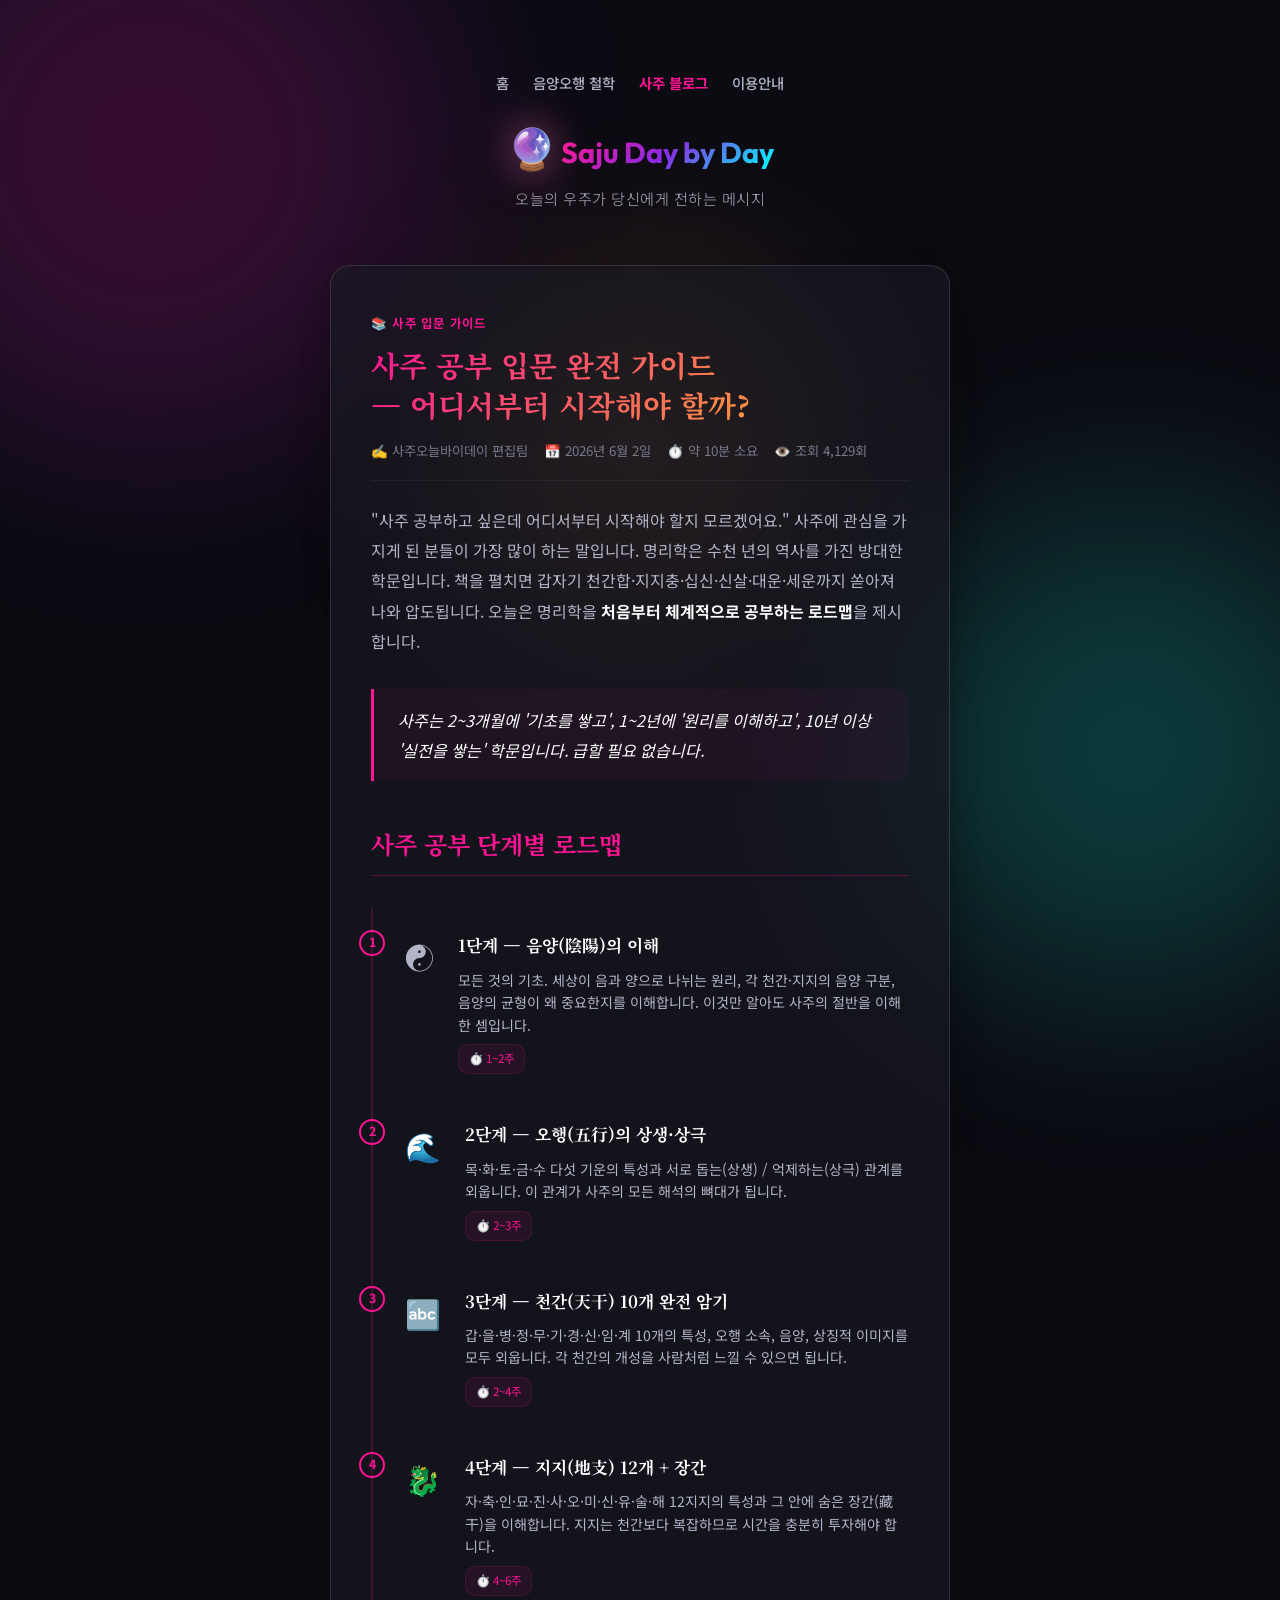
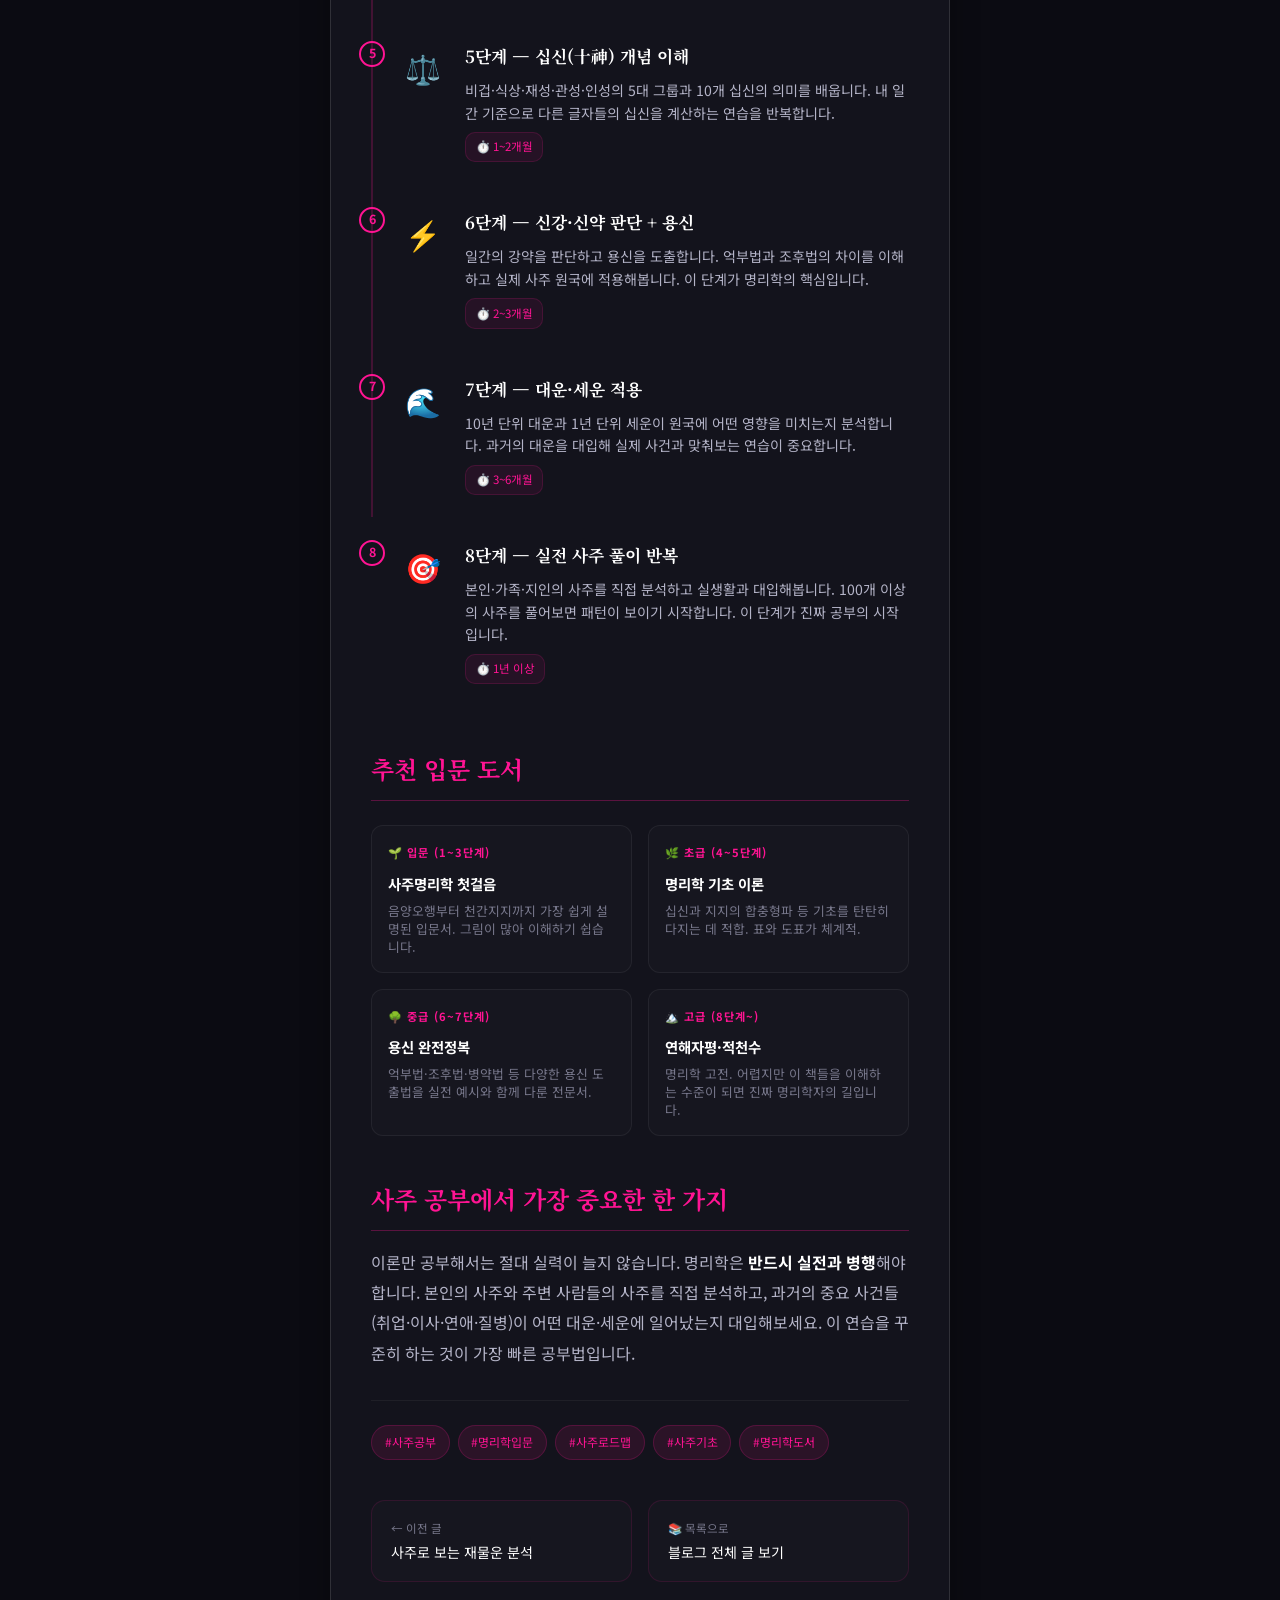
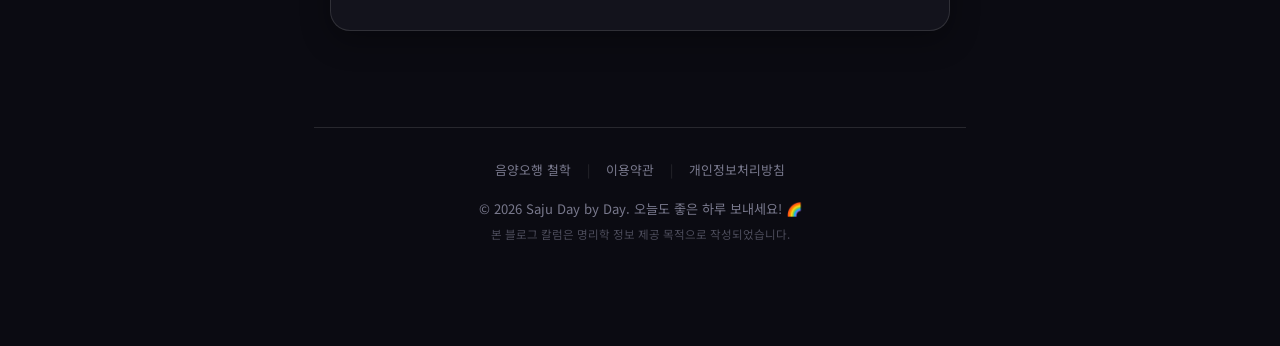
<file: blog/saju-study.html>
<!DOCTYPE html>
<html lang="ko">
<head>
    <meta charset="UTF-8">
    <meta name="viewport" content="width=device-width, initial-scale=1.0">
    <title>사주 공부 입문 완전 가이드 — 어디서부터 시작해야 할까? | 사주오늘바이데이</title>
    <meta name="description" content="막막한 명리학, 어떤 순서로 공부해야 할까요? 음양→오행→천간지지→십신→신살 순으로 체계적으로 접근하는 사주 입문 로드맵을 정리했습니다.">
    <meta property="og:title" content="사주 공부 입문 완전 가이드 — 어디서부터 시작해야 할까?">
    
    
    <!-- Google AdSense -->
    <meta name="google-adsense-account" content="ca-pub-3114463937796990">
    <script async src="https://pagead2.googlesyndication.com/pagead/js/adsbygoogle.js?client=ca-pub-3114463937796990" crossorigin="anonymous"></script>
    
    <!-- Google Fonts -->
    <link href="https://fonts.googleapis.com/css2?family=Noto+Sans+KR:wght@300;400;500;700;900&family=Outfit:wght@300;500;700;900&display=swap" rel="stylesheet">
    <link href="https://fonts.googleapis.com/css2?family=Noto+Serif+KR:wght@400;700&display=swap" rel="stylesheet">
    
    <link rel="stylesheet" href="../styles.css">
    
    <script type="application/ld+json">{"@context":"https://schema.org","@type":"Article","headline":"사주 공부 입문 완전 가이드","datePublished":"2026-06-02","author":{"@type":"Person","name":"사주오늘바이데이 편집팀"},"publisher":{"@type":"Organization","name":"사주오늘바이데이"}}</script>

    <style>
      
    body { font-family: 'Noto Sans KR', var(--font-ko); }
    .post-wrap { max-width: 820px; margin: 0 auto; }
    .post-cat { font-size: 0.78rem; letter-spacing: 0.1em; text-transform: uppercase; color: var(--pink); font-weight: 700; margin-bottom: 0.8rem; }
    .post-header h1 { font-family: 'Noto Serif KR', serif; font-size: 2.1rem; line-height: 1.4; color: var(--text-main); margin-bottom: 1rem; font-weight: 700; }
    .post-byline { font-size: 0.83rem; color: var(--text-dim); display: flex; gap: 1rem; flex-wrap: wrap; border-bottom: 1px solid rgba(255,255,255,0.05); padding-bottom: 1.2rem; margin-bottom: 1.5rem; }
    .post-body { color: var(--text-muted); font-size: 1rem; line-height: 1.9; }
    .post-body h2 { font-family: 'Noto Serif KR', serif; font-size: 1.5rem; color: var(--text-main); margin: 2.5rem 0 1rem; padding-bottom: 0.5rem; border-bottom: 1px solid rgba(255,20,147,0.15); font-weight: 700; }
    .post-body h3 { font-family: 'Noto Serif KR', serif; font-size: 1.15rem; color: var(--pink); margin: 1.8rem 0 0.75rem; font-weight: 700; }
    .post-body p { margin-bottom: 1.2rem; }
    .post-body strong { color: var(--text-main); font-weight: 700; }
    blockquote { border-left: 3px solid var(--pink); padding: 1rem 1.5rem; margin: 2rem 0; background: rgba(255,20,147,0.04); border-radius: 0 12px 12px 0; color: var(--text-main); font-style: italic; }
    
    .roadmap { display: flex; flex-direction: column; gap: 0; margin: 2rem 0; }
    .roadmap-step { display: flex; gap: 1.5rem; align-items: flex-start; padding: 1.4rem 0; border-left: 2px solid rgba(255,20,147,0.2); padding-left: 2rem; position: relative; }
    .roadmap-step::before { content: attr(data-step); position: absolute; left: -14px; width: 26px; height: 26px; border-radius: 50%; background: var(--bg-base); border: 2px solid var(--pink); color: var(--pink); font-size: 0.78rem; font-weight: 700; display: flex; align-items: center; justify-content: center; }
    .roadmap-step:last-child { border-left-color: transparent; }
    .step-icon { font-size: 1.8rem; flex-shrink: 0; }
    .step-content {}
    .step-title { font-family: 'Noto Serif KR', serif; font-size: 1.05rem; font-weight: 700; color: var(--text-main); margin-bottom: 0.4rem; }
    .step-desc { font-size: 0.88rem; color: var(--text-muted); line-height: 1.6; }
    .step-time { display: inline-block; margin-top: 0.5rem; font-size: 0.72rem; color: var(--pink); background: rgba(255,20,147,0.08); border: 1px solid rgba(255,20,147,0.15); border-radius: 10px; padding: 0.2rem 0.6rem; }

    .book-list { display: grid; grid-template-columns: 1fr 1fr; gap: 1rem; margin: 1.5rem 0; }
    @media (max-width: 600px) { .book-list { grid-template-columns: 1fr; } }
    .book-card { background: var(--bg-card); border: 1px solid rgba(255,255,255,0.06); border-radius: 12px; padding: 1rem; }
    .book-level { font-size: 0.7rem; text-transform: uppercase; letter-spacing: 0.1em; color: var(--pink); margin-bottom: 0.4rem; font-weight: 700; }
    .book-title { font-weight: 700; color: var(--text-main); font-size: 0.9rem; margin-bottom: 0.3rem; }
    .book-desc { font-size: 0.8rem; color: var(--text-dim); line-height: 1.4; }

    .tag-list { display: flex; gap: 0.5rem; flex-wrap: wrap; margin-top: 2rem; padding-top: 1.5rem; border-top: 1px solid rgba(255,255,255,0.05); }
    .tag { padding: 0.3rem 0.8rem; border-radius: 20px; background: rgba(255,20,147,0.07); border: 1px solid rgba(255,20,147,0.15); font-size: 0.75rem; color: var(--pink); }
    .nav-posts { display: grid; grid-template-columns: 1fr 1fr; gap: 1rem; margin-top: 2.5rem; }
    .nav-post { background: var(--bg-card); border: 1px solid rgba(255,20,147,0.12); border-radius: 14px; padding: 1.2rem; text-decoration: none; color: inherit; transition: var(--transition-smooth); }
    .nav-post:hover { border-color: rgba(255,20,147,0.3); }
    .nav-post .dir { font-size: 0.72rem; color: var(--text-dim); margin-bottom: 0.4rem; }
    .nav-post .title { font-size: 0.88rem; color: var(--text-main); }
  
      /* Additional blog container fixes */
      main { padding: 2rem 1rem 4rem; max-width: 1000px; margin: 0 auto; }
      .blog-hero { padding: 2rem 1rem; }
      .blog-hero h1 { font-size: 2.2rem; background: linear-gradient(135deg, var(--pink), var(--purple)); -webkit-background-clip: text; -webkit-text-fill-color: transparent; }
      .category-tabs { margin-bottom: 2rem; }
      
      .post-wrap { background: var(--bg-card); padding: 3rem 2.5rem; border-radius: var(--radius-md); border: 1px solid var(--border); box-shadow: 0 10px 30px rgba(0,0,0,0.3); }
      @media(max-width: 600px) { .post-wrap { padding: 2rem 1.5rem; } }
      .post-header h1 { font-size: 1.8rem; background: linear-gradient(135deg, var(--pink), var(--yellow)); -webkit-background-clip: text; -webkit-text-fill-color: transparent; }
      .post-body h2 { color: var(--pink); border-bottom-color: rgba(255,20,147,0.3); }
      .post-body h3 { color: var(--yellow); }
      
      blockquote { border-left-color: var(--pink); background: rgba(255,20,147,0.05); }
      .info-box { background: rgba(15,15,25,0.6); border-color: rgba(255,20,147,0.2); }
      .info-box h4 { color: var(--pink); }
      .table-wrap { border-color: rgba(255,20,147,0.2); }
      th { background: rgba(255,20,147,0.1); color: var(--pink); }
      .tag { background: rgba(255,20,147,0.1); border-color: rgba(255,20,147,0.2); color: var(--pink); }
      .nav-post:hover { border-color: var(--pink); }
      .author-avatar { border-color: var(--pink); background: rgba(255,20,147,0.1); color: var(--pink); }
      .page-btn.active, .page-btn:hover { background: rgba(255,20,147,0.1); border-color: var(--pink); color: var(--pink); }
      .cat-tab.active, .cat-tab:hover { background: rgba(255,20,147,0.1); border-color: var(--pink); color: var(--pink); }
    </style>
</head>
<body>

    <!-- Decorative Background Blobs -->
    <div class="blob blob-1"></div>
    <div class="blob blob-2"></div>
    <div class="blob blob-3"></div>

    <div class="page-wrapper">
        <!-- ===== HEADER ===== -->
        <header class="site-header" id="top">
            <nav class="top-nav">
                <a href="../index.html">홈</a>
                <a href="../philosophy.html">음양오행 철학</a>
                <a href="index.html" style="color: var(--pink); font-weight: 700;">사주 블로그</a>
                <a href="../index.html#info-section">이용안내</a>
            </nav>
            <div class="logo">
                <a href="../index.html" style="text-decoration:none; color:inherit;">
                    <span class="logo-icon">🔮</span>
                    <span class="logo-text">Saju Day by Day</span>
                </a>
            </div>
            <p class="site-tagline">오늘의 우주가 당신에게 전하는 메시지</p>
        </header>

    <main id="main-content">
        
    <div class="post-wrap">
      <div class="post-header">
        <div class="post-cat">📚 사주 입문 가이드</div>
        <h1>사주 공부 입문 완전 가이드<br>— 어디서부터 시작해야 할까?</h1>
        <div class="post-byline">
          <span>✍️ 사주오늘바이데이 편집팀</span>
          <span>📅 2026년 6월 2일</span>
          <span>⏱️ 약 10분 소요</span>
          <span>👁️ 조회 4,129회</span>
        </div>
      </div>

      <div class="adsense-slot">
        <ins class="adsbygoogle" style="display:block" data-ad-client="ca-pub-3114463937796990" data-ad-slot="auto" data-ad-format="auto" data-full-width-responsive="true"></ins>
        <script>(adsbygoogle = window.adsbygoogle || []).push({});</script>
      </div>

      <div class="post-body">
        <p>"사주 공부하고 싶은데 어디서부터 시작해야 할지 모르겠어요." 사주에 관심을 가지게 된 분들이 가장 많이 하는 말입니다. 명리학은 수천 년의 역사를 가진 방대한 학문입니다. 책을 펼치면 갑자기 천간합·지지충·십신·신살·대운·세운까지 쏟아져 나와 압도됩니다. 오늘은 명리학을 <strong>처음부터 체계적으로 공부하는 로드맵</strong>을 제시합니다.</p>

        <blockquote>사주는 2~3개월에 '기초를 쌓고', 1~2년에 '원리를 이해하고', 10년 이상 '실전을 쌓는' 학문입니다. 급할 필요 없습니다.</blockquote>

        <h2>사주 공부 단계별 로드맵</h2>

        <div class="roadmap">
          <div class="roadmap-step" data-step="1">
            <div class="step-icon">☯️</div>
            <div class="step-content">
              <div class="step-title">1단계 — 음양(陰陽)의 이해</div>
              <div class="step-desc">모든 것의 기초. 세상이 음과 양으로 나뉘는 원리, 각 천간·지지의 음양 구분, 음양의 균형이 왜 중요한지를 이해합니다. 이것만 알아도 사주의 절반을 이해한 셈입니다.</div>
              <span class="step-time">⏱️ 1~2주</span>
            </div>
          </div>
          <div class="roadmap-step" data-step="2">
            <div class="step-icon">🌊</div>
            <div class="step-content">
              <div class="step-title">2단계 — 오행(五行)의 상생·상극</div>
              <div class="step-desc">목·화·토·금·수 다섯 기운의 특성과 서로 돕는(상생) / 억제하는(상극) 관계를 외웁니다. 이 관계가 사주의 모든 해석의 뼈대가 됩니다.</div>
              <span class="step-time">⏱️ 2~3주</span>
            </div>
          </div>
          <div class="roadmap-step" data-step="3">
            <div class="step-icon">🔤</div>
            <div class="step-content">
              <div class="step-title">3단계 — 천간(天干) 10개 완전 암기</div>
              <div class="step-desc">갑·을·병·정·무·기·경·신·임·계 10개의 특성, 오행 소속, 음양, 상징적 이미지를 모두 외웁니다. 각 천간의 개성을 사람처럼 느낄 수 있으면 됩니다.</div>
              <span class="step-time">⏱️ 2~4주</span>
            </div>
          </div>
          <div class="roadmap-step" data-step="4">
            <div class="step-icon">🐉</div>
            <div class="step-content">
              <div class="step-title">4단계 — 지지(地支) 12개 + 장간</div>
              <div class="step-desc">자·축·인·묘·진·사·오·미·신·유·술·해 12지지의 특성과 그 안에 숨은 장간(藏干)을 이해합니다. 지지는 천간보다 복잡하므로 시간을 충분히 투자해야 합니다.</div>
              <span class="step-time">⏱️ 4~6주</span>
            </div>
          </div>
          <div class="roadmap-step" data-step="5">
            <div class="step-icon">⚖️</div>
            <div class="step-content">
              <div class="step-title">5단계 — 십신(十神) 개념 이해</div>
              <div class="step-desc">비겁·식상·재성·관성·인성의 5대 그룹과 10개 십신의 의미를 배웁니다. 내 일간 기준으로 다른 글자들의 십신을 계산하는 연습을 반복합니다.</div>
              <span class="step-time">⏱️ 1~2개월</span>
            </div>
          </div>
          <div class="roadmap-step" data-step="6">
            <div class="step-icon">⚡</div>
            <div class="step-content">
              <div class="step-title">6단계 — 신강·신약 판단 + 용신</div>
              <div class="step-desc">일간의 강약을 판단하고 용신을 도출합니다. 억부법과 조후법의 차이를 이해하고 실제 사주 원국에 적용해봅니다. 이 단계가 명리학의 핵심입니다.</div>
              <span class="step-time">⏱️ 2~3개월</span>
            </div>
          </div>
          <div class="roadmap-step" data-step="7">
            <div class="step-icon">🌊</div>
            <div class="step-content">
              <div class="step-title">7단계 — 대운·세운 적용</div>
              <div class="step-desc">10년 단위 대운과 1년 단위 세운이 원국에 어떤 영향을 미치는지 분석합니다. 과거의 대운을 대입해 실제 사건과 맞춰보는 연습이 중요합니다.</div>
              <span class="step-time">⏱️ 3~6개월</span>
            </div>
          </div>
          <div class="roadmap-step" data-step="8">
            <div class="step-icon">🎯</div>
            <div class="step-content">
              <div class="step-title">8단계 — 실전 사주 풀이 반복</div>
              <div class="step-desc">본인·가족·지인의 사주를 직접 분석하고 실생활과 대입해봅니다. 100개 이상의 사주를 풀어보면 패턴이 보이기 시작합니다. 이 단계가 진짜 공부의 시작입니다.</div>
              <span class="step-time">⏱️ 1년 이상</span>
            </div>
          </div>
        </div>

        <div class="adsense-slot">
          <ins class="adsbygoogle" style="display:block" data-ad-client="ca-pub-3114463937796990" data-ad-slot="auto" data-ad-format="auto" data-full-width-responsive="true"></ins>
          <script>(adsbygoogle = window.adsbygoogle || []).push({});</script>
        </div>

        <h2>추천 입문 도서</h2>
        <div class="book-list">
          <div class="book-card">
            <div class="book-level">🌱 입문 (1~3단계)</div>
            <div class="book-title">사주명리학 첫걸음</div>
            <div class="book-desc">음양오행부터 천간지지까지 가장 쉽게 설명된 입문서. 그림이 많아 이해하기 쉽습니다.</div>
          </div>
          <div class="book-card">
            <div class="book-level">🌿 초급 (4~5단계)</div>
            <div class="book-title">명리학 기초 이론</div>
            <div class="book-desc">십신과 지지의 합충형파 등 기초를 탄탄히 다지는 데 적합. 표와 도표가 체계적.</div>
          </div>
          <div class="book-card">
            <div class="book-level">🌳 중급 (6~7단계)</div>
            <div class="book-title">용신 완전정복</div>
            <div class="book-desc">억부법·조후법·병약법 등 다양한 용신 도출법을 실전 예시와 함께 다룬 전문서.</div>
          </div>
          <div class="book-card">
            <div class="book-level">🏔️ 고급 (8단계~)</div>
            <div class="book-title">연해자평·적천수</div>
            <div class="book-desc">명리학 고전. 어렵지만 이 책들을 이해하는 수준이 되면 진짜 명리학자의 길입니다.</div>
          </div>
        </div>

        <h2>사주 공부에서 가장 중요한 한 가지</h2>
        <p>이론만 공부해서는 절대 실력이 늘지 않습니다. 명리학은 <strong>반드시 실전과 병행</strong>해야 합니다. 본인의 사주와 주변 사람들의 사주를 직접 분석하고, 과거의 중요 사건들(취업·이사·연애·질병)이 어떤 대운·세운에 일어났는지 대입해보세요. 이 연습을 꾸준히 하는 것이 가장 빠른 공부법입니다.</p>

        <div class="tag-list">
          <span class="tag">#사주공부</span>
          <span class="tag">#명리학입문</span>
          <span class="tag">#사주로드맵</span>
          <span class="tag">#사주기초</span>
          <span class="tag">#명리학도서</span>
        </div>
      </div>

      <div class="nav-posts">
        <a href="money-fortune.html" class="nav-post">
          <div class="dir">← 이전 글</div>
          <div class="title">사주로 보는 재물운 분석</div>
        </a>
        <a href="index.html" class="nav-post">
          <div class="dir">📚 목록으로</div>
          <div class="title">블로그 전체 글 보기</div>
        </a>
      </div>
    </div>
  
    </main>

        <!-- ===== FOOTER ===== -->
        <footer class="site-footer">
            <div class="footer-nav">
                <a href="../philosophy.html">음양오행 철학</a>
                <span class="divider">|</span>
                <a href="../terms.html">이용약관</a>
                <span class="divider">|</span>
                <a href="../privacy.html">개인정보처리방침</a>
            </div>
            <p>© 2026 Saju Day by Day. 오늘도 좋은 하루 보내세요! 🌈</p>
            <p class="footer-disclaimer">본 블로그 칼럼은 명리학 정보 제공 목적으로 작성되었습니다.</p>
        </footer>
    </div>

</body>
</html>
</file>
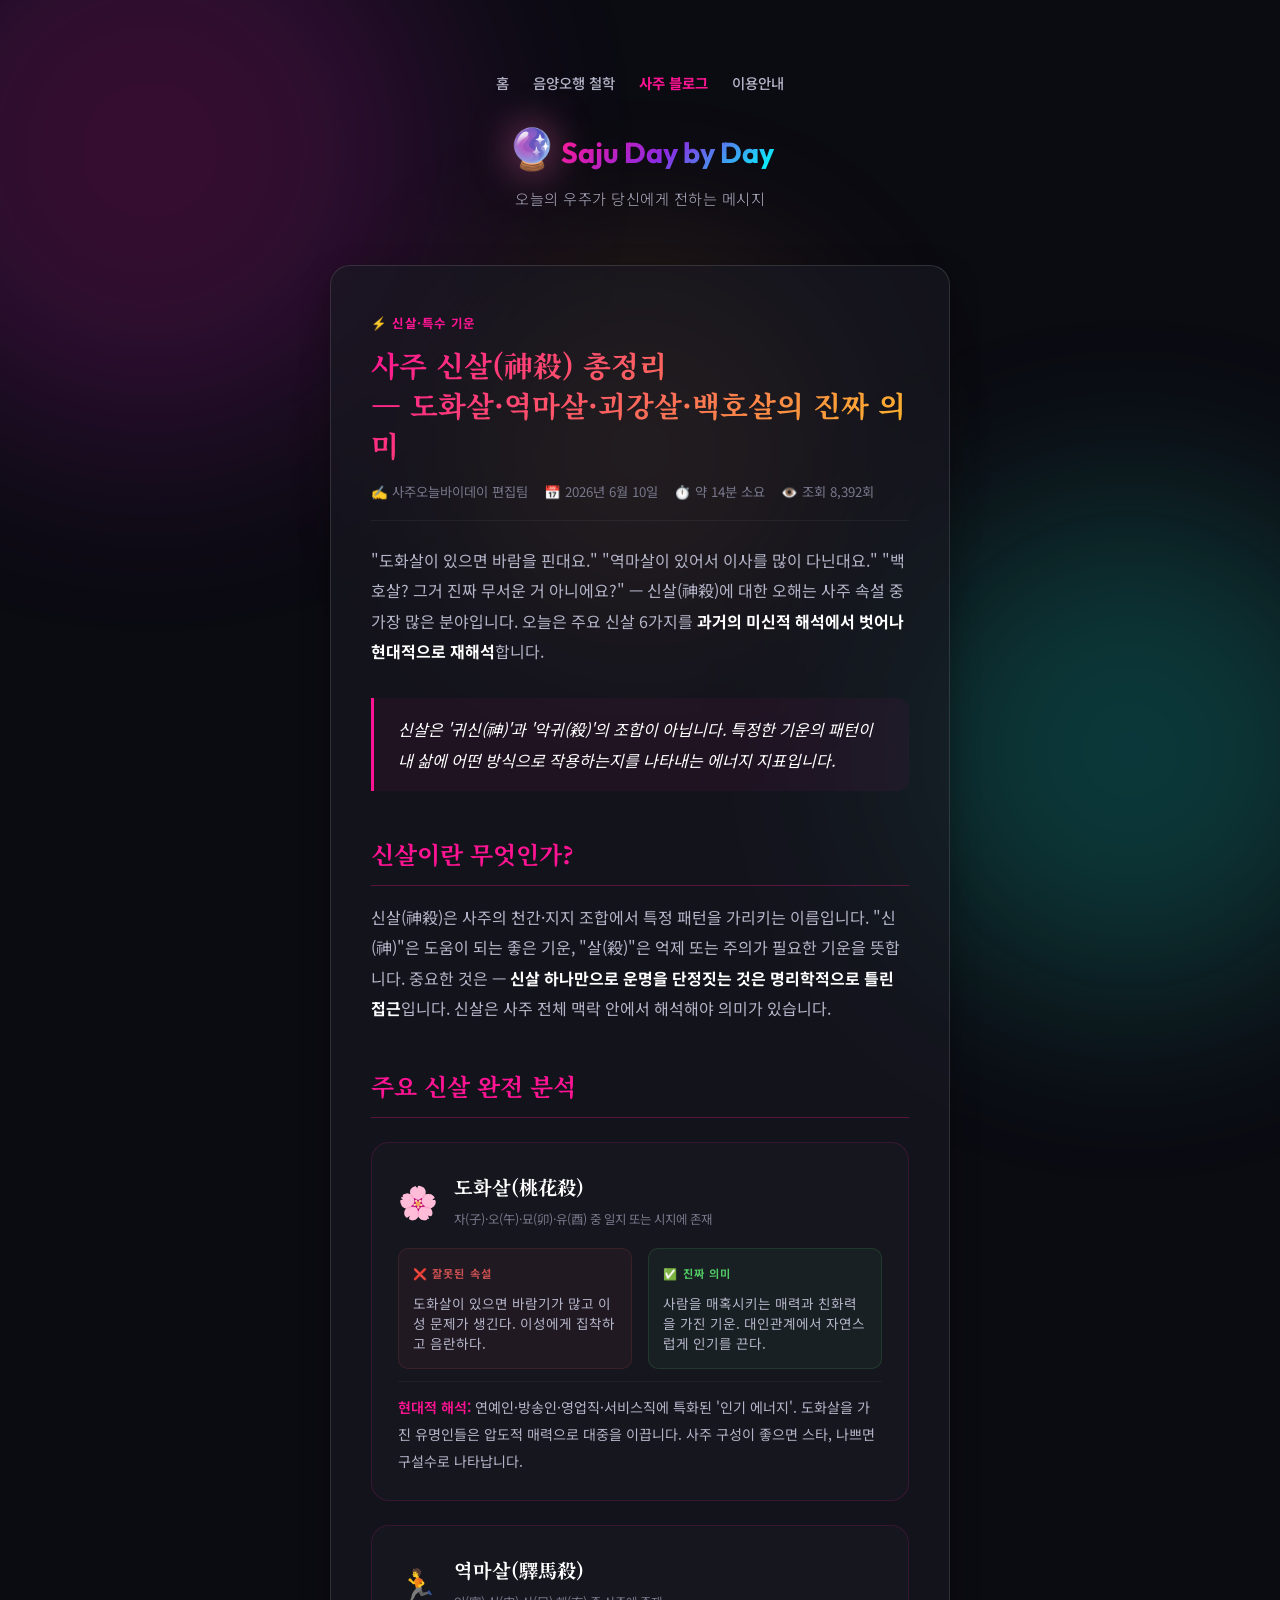
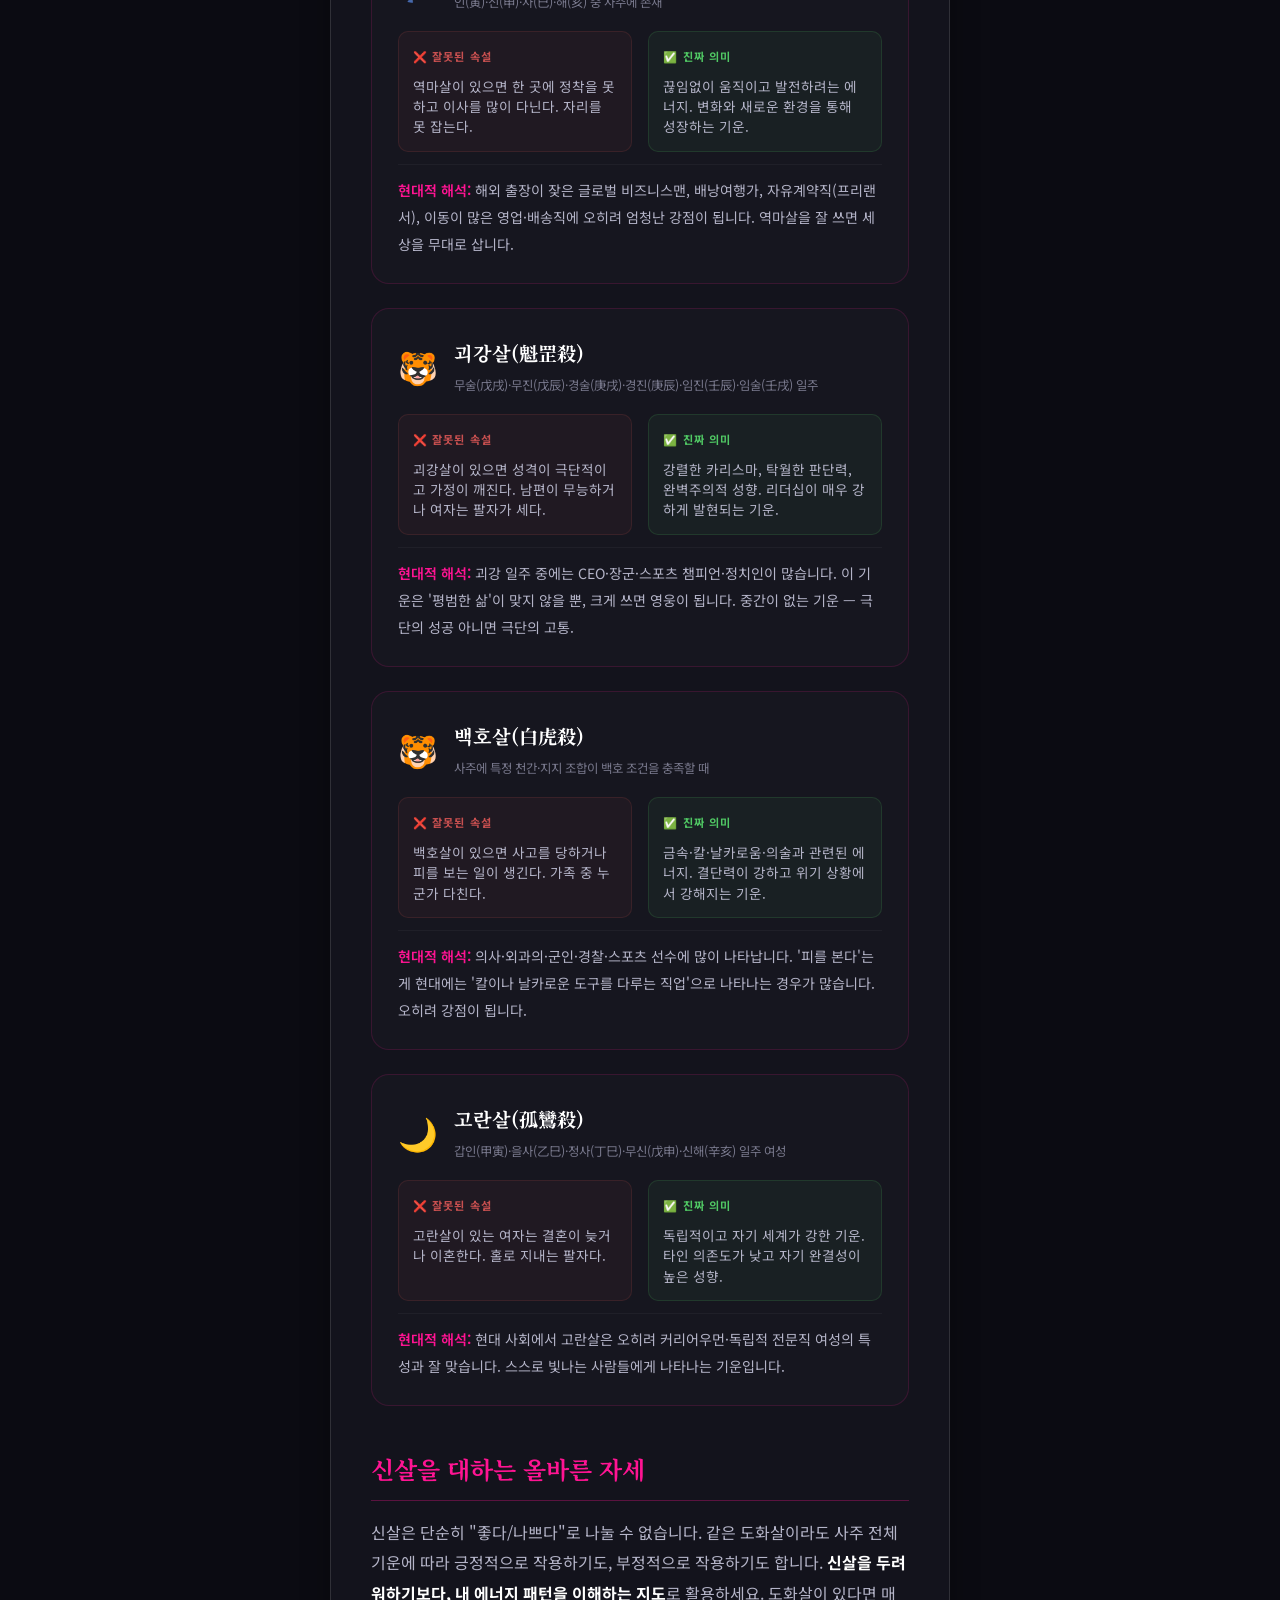
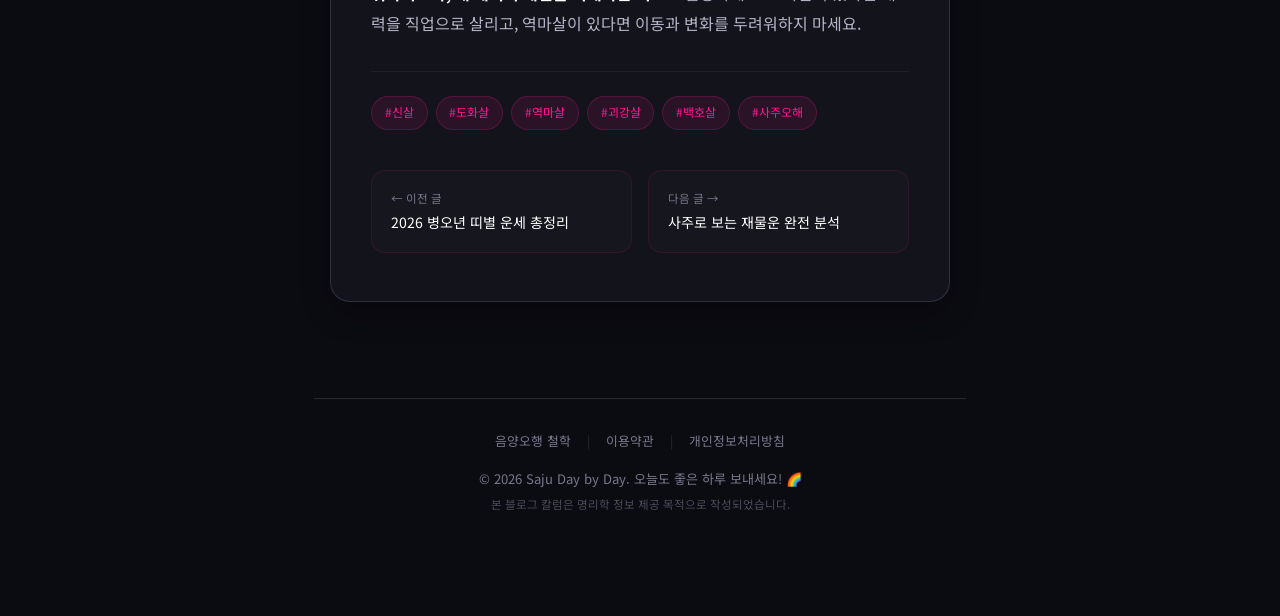
<file: blog/sinsal-guide.html>
<!DOCTYPE html>
<html lang="ko">
<head>
    <meta charset="UTF-8">
    <meta name="viewport" content="width=device-width, initial-scale=1.0">
    <title>사주 신살(神殺) 총정리 — 도화살·역마살·괴강살·백호살의 진짜 의미 | 사주오늘바이데이</title>
    <meta name="description" content="도화살이 있으면 바람기가 많다? 역마살은 무조건 이사를 다닌다? 사주 신살에 대한 오해를 풀고 현대적 재해석과 함께 진짜 의미를 알아봅니다.">
    <meta property="og:title" content="사주 신살 총정리 — 도화살·역마살·괴강살·백호살의 진짜 의미">
    
    
    <!-- Google AdSense -->
    <meta name="google-adsense-account" content="ca-pub-3114463937796990">
    <script async src="https://pagead2.googlesyndication.com/pagead/js/adsbygoogle.js?client=ca-pub-3114463937796990" crossorigin="anonymous"></script>
    
    <!-- Google Fonts -->
    <link href="https://fonts.googleapis.com/css2?family=Noto+Sans+KR:wght@300;400;500;700;900&family=Outfit:wght@300;500;700;900&display=swap" rel="stylesheet">
    <link href="https://fonts.googleapis.com/css2?family=Noto+Serif+KR:wght@400;700&display=swap" rel="stylesheet">
    
    <link rel="stylesheet" href="../styles.css">
    
    <script type="application/ld+json">{"@context":"https://schema.org","@type":"Article","headline":"사주 신살 총정리","datePublished":"2026-06-10","author":{"@type":"Person","name":"사주오늘바이데이 편집팀"},"publisher":{"@type":"Organization","name":"사주오늘바이데이"}}</script>

    <style>
      
    body { font-family: 'Noto Sans KR', var(--font-ko); }
    .post-wrap { max-width: 820px; margin: 0 auto; }
    .post-cat { font-size: 0.78rem; letter-spacing: 0.1em; text-transform: uppercase; color: var(--pink); font-weight: 700; margin-bottom: 0.8rem; }
    .post-header h1 { font-family: 'Noto Serif KR', serif; font-size: 2.1rem; line-height: 1.4; color: var(--text-main); margin-bottom: 1rem; font-weight: 700; }
    .post-byline { font-size: 0.83rem; color: var(--text-dim); display: flex; gap: 1rem; flex-wrap: wrap; border-bottom: 1px solid rgba(255,255,255,0.05); padding-bottom: 1.2rem; margin-bottom: 1.5rem; }
    .post-body { color: var(--text-muted); font-size: 1rem; line-height: 1.9; }
    .post-body h2 { font-family: 'Noto Serif KR', serif; font-size: 1.5rem; color: var(--text-main); margin: 2.5rem 0 1rem; padding-bottom: 0.5rem; border-bottom: 1px solid rgba(255,20,147,0.15); font-weight: 700; }
    .post-body h3 { font-family: 'Noto Serif KR', serif; font-size: 1.15rem; color: var(--pink); margin: 1.8rem 0 0.75rem; font-weight: 700; }
    .post-body p { margin-bottom: 1.2rem; }
    .post-body strong { color: var(--text-main); font-weight: 700; }
    blockquote { border-left: 3px solid var(--pink); padding: 1rem 1.5rem; margin: 2rem 0; background: rgba(255,20,147,0.04); border-radius: 0 12px 12px 0; color: var(--text-main); font-style: italic; }

    .sinsal-card { background: var(--bg-card); border: 1px solid rgba(255,20,147,0.15); border-radius: 18px; padding: 1.6rem; margin: 1.5rem 0; }
    .sinsal-head { display: flex; align-items: center; gap: 1rem; margin-bottom: 1rem; }
    .sinsal-emoji { font-size: 2rem; }
    .sinsal-title { font-family: 'Noto Serif KR', serif; font-size: 1.2rem; font-weight: 700; color: var(--text-main); }
    .sinsal-sub { font-size: 0.78rem; color: var(--text-dim); margin-top: 0.2rem; }
    .myth-vs-truth { display: grid; grid-template-columns: 1fr 1fr; gap: 1rem; margin-top: 1rem; }
    .myth { background: rgba(200,80,80,0.06); border: 1px solid rgba(200,80,80,0.15); border-radius: 10px; padding: 0.9rem; }
    .truth { background: rgba(80,200,100,0.06); border: 1px solid rgba(80,200,100,0.15); border-radius: 10px; padding: 0.9rem; }
    .myth-label { font-size: 0.7rem; text-transform: uppercase; letter-spacing: 0.1em; color: #c85050; font-weight: 700; margin-bottom: 0.5rem; }
    .truth-label { font-size: 0.7rem; text-transform: uppercase; letter-spacing: 0.1em; color: #50c864; font-weight: 700; margin-bottom: 0.5rem; }
    .myth p, .truth p { font-size: 0.85rem; color: var(--text-muted); margin: 0; line-height: 1.5; }
    @media (max-width: 600px) { .myth-vs-truth { grid-template-columns: 1fr; } }
    .sinsal-modern { margin-top: 0.75rem; font-size: 0.88rem; color: var(--text-muted); padding-top: 0.75rem; border-top: 1px solid rgba(255,255,255,0.04); }
    .sinsal-modern span { color: var(--pink); font-weight: 600; }

    .tag-list { display: flex; gap: 0.5rem; flex-wrap: wrap; margin-top: 2rem; padding-top: 1.5rem; border-top: 1px solid rgba(255,255,255,0.05); }
    .tag { padding: 0.3rem 0.8rem; border-radius: 20px; background: rgba(255,20,147,0.07); border: 1px solid rgba(255,20,147,0.15); font-size: 0.75rem; color: var(--pink); }
    .nav-posts { display: grid; grid-template-columns: 1fr 1fr; gap: 1rem; margin-top: 2.5rem; }
    .nav-post { background: var(--bg-card); border: 1px solid rgba(255,20,147,0.12); border-radius: 14px; padding: 1.2rem; text-decoration: none; color: inherit; transition: var(--transition-smooth); }
    .nav-post:hover { border-color: rgba(255,20,147,0.3); }
    .nav-post .dir { font-size: 0.72rem; color: var(--text-dim); margin-bottom: 0.4rem; }
    .nav-post .title { font-size: 0.88rem; color: var(--text-main); }
  
      /* Additional blog container fixes */
      main { padding: 2rem 1rem 4rem; max-width: 1000px; margin: 0 auto; }
      .blog-hero { padding: 2rem 1rem; }
      .blog-hero h1 { font-size: 2.2rem; background: linear-gradient(135deg, var(--pink), var(--purple)); -webkit-background-clip: text; -webkit-text-fill-color: transparent; }
      .category-tabs { margin-bottom: 2rem; }
      
      .post-wrap { background: var(--bg-card); padding: 3rem 2.5rem; border-radius: var(--radius-md); border: 1px solid var(--border); box-shadow: 0 10px 30px rgba(0,0,0,0.3); }
      @media(max-width: 600px) { .post-wrap { padding: 2rem 1.5rem; } }
      .post-header h1 { font-size: 1.8rem; background: linear-gradient(135deg, var(--pink), var(--yellow)); -webkit-background-clip: text; -webkit-text-fill-color: transparent; }
      .post-body h2 { color: var(--pink); border-bottom-color: rgba(255,20,147,0.3); }
      .post-body h3 { color: var(--yellow); }
      
      blockquote { border-left-color: var(--pink); background: rgba(255,20,147,0.05); }
      .info-box { background: rgba(15,15,25,0.6); border-color: rgba(255,20,147,0.2); }
      .info-box h4 { color: var(--pink); }
      .table-wrap { border-color: rgba(255,20,147,0.2); }
      th { background: rgba(255,20,147,0.1); color: var(--pink); }
      .tag { background: rgba(255,20,147,0.1); border-color: rgba(255,20,147,0.2); color: var(--pink); }
      .nav-post:hover { border-color: var(--pink); }
      .author-avatar { border-color: var(--pink); background: rgba(255,20,147,0.1); color: var(--pink); }
      .page-btn.active, .page-btn:hover { background: rgba(255,20,147,0.1); border-color: var(--pink); color: var(--pink); }
      .cat-tab.active, .cat-tab:hover { background: rgba(255,20,147,0.1); border-color: var(--pink); color: var(--pink); }
    </style>
</head>
<body>

    <!-- Decorative Background Blobs -->
    <div class="blob blob-1"></div>
    <div class="blob blob-2"></div>
    <div class="blob blob-3"></div>

    <div class="page-wrapper">
        <!-- ===== HEADER ===== -->
        <header class="site-header" id="top">
            <nav class="top-nav">
                <a href="../index.html">홈</a>
                <a href="../philosophy.html">음양오행 철학</a>
                <a href="index.html" style="color: var(--pink); font-weight: 700;">사주 블로그</a>
                <a href="../index.html#info-section">이용안내</a>
            </nav>
            <div class="logo">
                <a href="../index.html" style="text-decoration:none; color:inherit;">
                    <span class="logo-icon">🔮</span>
                    <span class="logo-text">Saju Day by Day</span>
                </a>
            </div>
            <p class="site-tagline">오늘의 우주가 당신에게 전하는 메시지</p>
        </header>

    <main id="main-content">
        
    <div class="post-wrap">
      <div class="post-header">
        <div class="post-cat">⚡ 신살·특수 기운</div>
        <h1>사주 신살(神殺) 총정리<br>— 도화살·역마살·괴강살·백호살의 진짜 의미</h1>
        <div class="post-byline">
          <span>✍️ 사주오늘바이데이 편집팀</span>
          <span>📅 2026년 6월 10일</span>
          <span>⏱️ 약 14분 소요</span>
          <span>👁️ 조회 8,392회</span>
        </div>
      </div>

      <div class="adsense-slot">
        <ins class="adsbygoogle" style="display:block" data-ad-client="ca-pub-3114463937796990" data-ad-slot="auto" data-ad-format="auto" data-full-width-responsive="true"></ins>
        <script>(adsbygoogle = window.adsbygoogle || []).push({});</script>
      </div>

      <div class="post-body">
        <p>"도화살이 있으면 바람을 핀대요." "역마살이 있어서 이사를 많이 다닌대요." "백호살? 그거 진짜 무서운 거 아니에요?" — 신살(神殺)에 대한 오해는 사주 속설 중 가장 많은 분야입니다. 오늘은 주요 신살 6가지를 <strong>과거의 미신적 해석에서 벗어나 현대적으로 재해석</strong>합니다.</p>

        <blockquote>신살은 '귀신(神)'과 '악귀(殺)'의 조합이 아닙니다. 특정한 기운의 패턴이 내 삶에 어떤 방식으로 작용하는지를 나타내는 에너지 지표입니다.</blockquote>

        <h2>신살이란 무엇인가?</h2>
        <p>신살(神殺)은 사주의 천간·지지 조합에서 특정 패턴을 가리키는 이름입니다. "신(神)"은 도움이 되는 좋은 기운, "살(殺)"은 억제 또는 주의가 필요한 기운을 뜻합니다. 중요한 것은 — <strong>신살 하나만으로 운명을 단정짓는 것은 명리학적으로 틀린 접근</strong>입니다. 신살은 사주 전체 맥락 안에서 해석해야 의미가 있습니다.</p>

        <h2>주요 신살 완전 분석</h2>

        <div class="sinsal-card">
          <div class="sinsal-head">
            <div class="sinsal-emoji">🌸</div>
            <div>
              <div class="sinsal-title">도화살(桃花殺)</div>
              <div class="sinsal-sub">자(子)·오(午)·묘(卯)·유(酉) 중 일지 또는 시지에 존재</div>
            </div>
          </div>
          <div class="myth-vs-truth">
            <div class="myth">
              <div class="myth-label">❌ 잘못된 속설</div>
              <p>도화살이 있으면 바람기가 많고 이성 문제가 생긴다. 이성에게 집착하고 음란하다.</p>
            </div>
            <div class="truth">
              <div class="truth-label">✅ 진짜 의미</div>
              <p>사람을 매혹시키는 매력과 친화력을 가진 기운. 대인관계에서 자연스럽게 인기를 끈다.</p>
            </div>
          </div>
          <div class="sinsal-modern"><span>현대적 해석:</span> 연예인·방송인·영업직·서비스직에 특화된 '인기 에너지'. 도화살을 가진 유명인들은 압도적 매력으로 대중을 이끕니다. 사주 구성이 좋으면 스타, 나쁘면 구설수로 나타납니다.</div>
        </div>

        <div class="sinsal-card">
          <div class="sinsal-head">
            <div class="sinsal-emoji">🏃</div>
            <div>
              <div class="sinsal-title">역마살(驛馬殺)</div>
              <div class="sinsal-sub">인(寅)·신(申)·사(巳)·해(亥) 중 사주에 존재</div>
            </div>
          </div>
          <div class="myth-vs-truth">
            <div class="myth">
              <div class="myth-label">❌ 잘못된 속설</div>
              <p>역마살이 있으면 한 곳에 정착을 못 하고 이사를 많이 다닌다. 자리를 못 잡는다.</p>
            </div>
            <div class="truth">
              <div class="truth-label">✅ 진짜 의미</div>
              <p>끊임없이 움직이고 발전하려는 에너지. 변화와 새로운 환경을 통해 성장하는 기운.</p>
            </div>
          </div>
          <div class="sinsal-modern"><span>현대적 해석:</span> 해외 출장이 잦은 글로벌 비즈니스맨, 배낭여행가, 자유계약직(프리랜서), 이동이 많은 영업·배송직에 오히려 엄청난 강점이 됩니다. 역마살을 잘 쓰면 세상을 무대로 삽니다.</div>
        </div>

        <div class="adsense-slot">
          <ins class="adsbygoogle" style="display:block" data-ad-client="ca-pub-3114463937796990" data-ad-slot="auto" data-ad-format="auto" data-full-width-responsive="true"></ins>
          <script>(adsbygoogle = window.adsbygoogle || []).push({});</script>
        </div>

        <div class="sinsal-card">
          <div class="sinsal-head">
            <div class="sinsal-emoji">🐯</div>
            <div>
              <div class="sinsal-title">괴강살(魁罡殺)</div>
              <div class="sinsal-sub">무술(戊戌)·무진(戊辰)·경술(庚戌)·경진(庚辰)·임진(壬辰)·임술(壬戌) 일주</div>
            </div>
          </div>
          <div class="myth-vs-truth">
            <div class="myth">
              <div class="myth-label">❌ 잘못된 속설</div>
              <p>괴강살이 있으면 성격이 극단적이고 가정이 깨진다. 남편이 무능하거나 여자는 팔자가 세다.</p>
            </div>
            <div class="truth">
              <div class="truth-label">✅ 진짜 의미</div>
              <p>강렬한 카리스마, 탁월한 판단력, 완벽주의적 성향. 리더십이 매우 강하게 발현되는 기운.</p>
            </div>
          </div>
          <div class="sinsal-modern"><span>현대적 해석:</span> 괴강 일주 중에는 CEO·장군·스포츠 챔피언·정치인이 많습니다. 이 기운은 '평범한 삶'이 맞지 않을 뿐, 크게 쓰면 영웅이 됩니다. 중간이 없는 기운 — 극단의 성공 아니면 극단의 고통.</div>
        </div>

        <div class="sinsal-card">
          <div class="sinsal-head">
            <div class="sinsal-emoji">🐯</div>
            <div>
              <div class="sinsal-title">백호살(白虎殺)</div>
              <div class="sinsal-sub">사주에 특정 천간·지지 조합이 백호 조건을 충족할 때</div>
            </div>
          </div>
          <div class="myth-vs-truth">
            <div class="myth">
              <div class="myth-label">❌ 잘못된 속설</div>
              <p>백호살이 있으면 사고를 당하거나 피를 보는 일이 생긴다. 가족 중 누군가 다친다.</p>
            </div>
            <div class="truth">
              <div class="truth-label">✅ 진짜 의미</div>
              <p>금속·칼·날카로움·의술과 관련된 에너지. 결단력이 강하고 위기 상황에서 강해지는 기운.</p>
            </div>
          </div>
          <div class="sinsal-modern"><span>현대적 해석:</span> 의사·외과의·군인·경찰·스포츠 선수에 많이 나타납니다. '피를 본다'는 게 현대에는 '칼이나 날카로운 도구를 다루는 직업'으로 나타나는 경우가 많습니다. 오히려 강점이 됩니다.</div>
        </div>

        <div class="sinsal-card">
          <div class="sinsal-head">
            <div class="sinsal-emoji">🌙</div>
            <div>
              <div class="sinsal-title">고란살(孤鸞殺)</div>
              <div class="sinsal-sub">갑인(甲寅)·을사(乙巳)·정사(丁巳)·무신(戊申)·신해(辛亥) 일주 여성</div>
            </div>
          </div>
          <div class="myth-vs-truth">
            <div class="myth">
              <div class="myth-label">❌ 잘못된 속설</div>
              <p>고란살이 있는 여자는 결혼이 늦거나 이혼한다. 홀로 지내는 팔자다.</p>
            </div>
            <div class="truth">
              <div class="truth-label">✅ 진짜 의미</div>
              <p>독립적이고 자기 세계가 강한 기운. 타인 의존도가 낮고 자기 완결성이 높은 성향.</p>
            </div>
          </div>
          <div class="sinsal-modern"><span>현대적 해석:</span> 현대 사회에서 고란살은 오히려 커리어우먼·독립적 전문직 여성의 특성과 잘 맞습니다. 스스로 빛나는 사람들에게 나타나는 기운입니다.</div>
        </div>

        <h2>신살을 대하는 올바른 자세</h2>
        <p>신살은 단순히 "좋다/나쁘다"로 나눌 수 없습니다. 같은 도화살이라도 사주 전체 기운에 따라 긍정적으로 작용하기도, 부정적으로 작용하기도 합니다. <strong>신살을 두려워하기보다, 내 에너지 패턴을 이해하는 지도</strong>로 활용하세요. 도화살이 있다면 매력을 직업으로 살리고, 역마살이 있다면 이동과 변화를 두려워하지 마세요.</p>

        <div class="tag-list">
          <span class="tag">#신살</span>
          <span class="tag">#도화살</span>
          <span class="tag">#역마살</span>
          <span class="tag">#괴강살</span>
          <span class="tag">#백호살</span>
          <span class="tag">#사주오해</span>
        </div>
      </div>

      <div class="nav-posts">
        <a href="fortune-2026.html" class="nav-post">
          <div class="dir">← 이전 글</div>
          <div class="title">2026 병오년 띠별 운세 총정리</div>
        </a>
        <a href="money-fortune.html" class="nav-post">
          <div class="dir">다음 글 →</div>
          <div class="title">사주로 보는 재물운 완전 분석</div>
        </a>
      </div>
    </div>
  
    </main>

        <!-- ===== FOOTER ===== -->
        <footer class="site-footer">
            <div class="footer-nav">
                <a href="../philosophy.html">음양오행 철학</a>
                <span class="divider">|</span>
                <a href="../terms.html">이용약관</a>
                <span class="divider">|</span>
                <a href="../privacy.html">개인정보처리방침</a>
            </div>
            <p>© 2026 Saju Day by Day. 오늘도 좋은 하루 보내세요! 🌈</p>
            <p class="footer-disclaimer">본 블로그 칼럼은 명리학 정보 제공 목적으로 작성되었습니다.</p>
        </footer>
    </div>

</body>
</html>
</file>
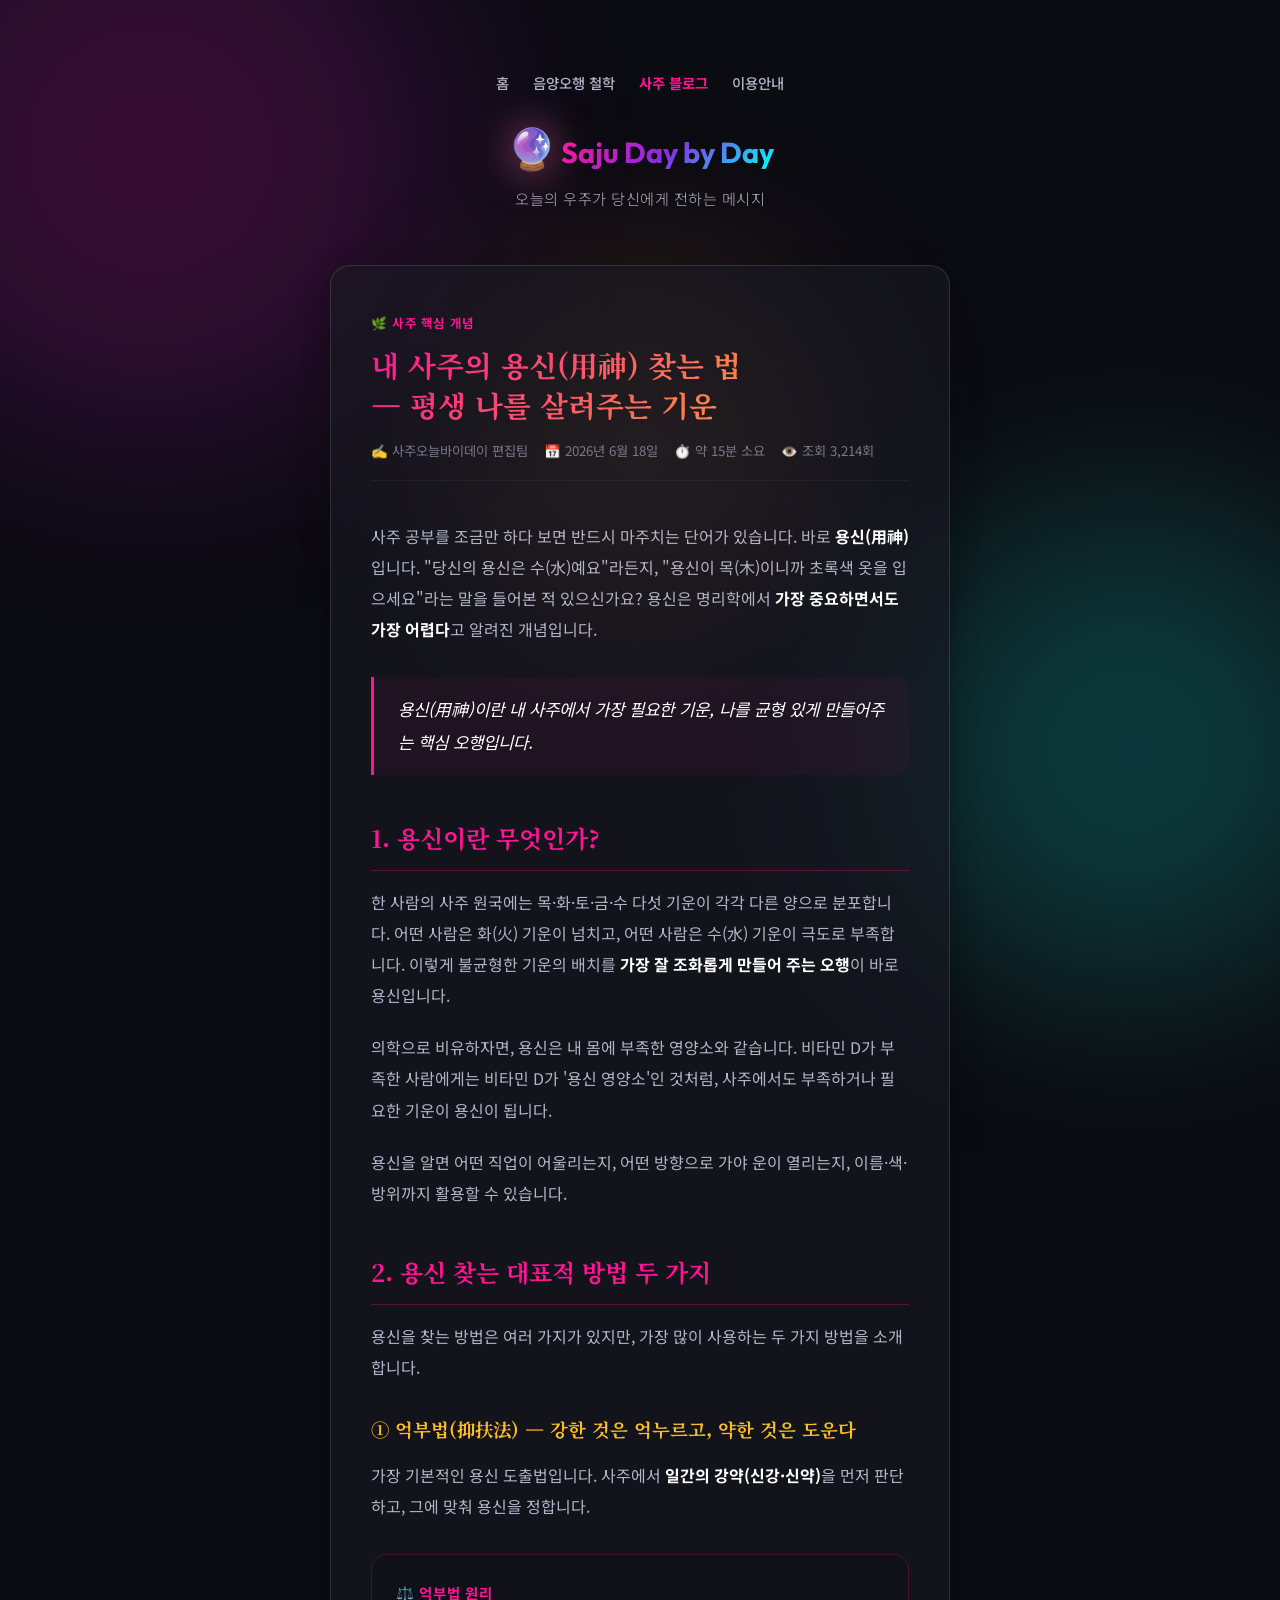
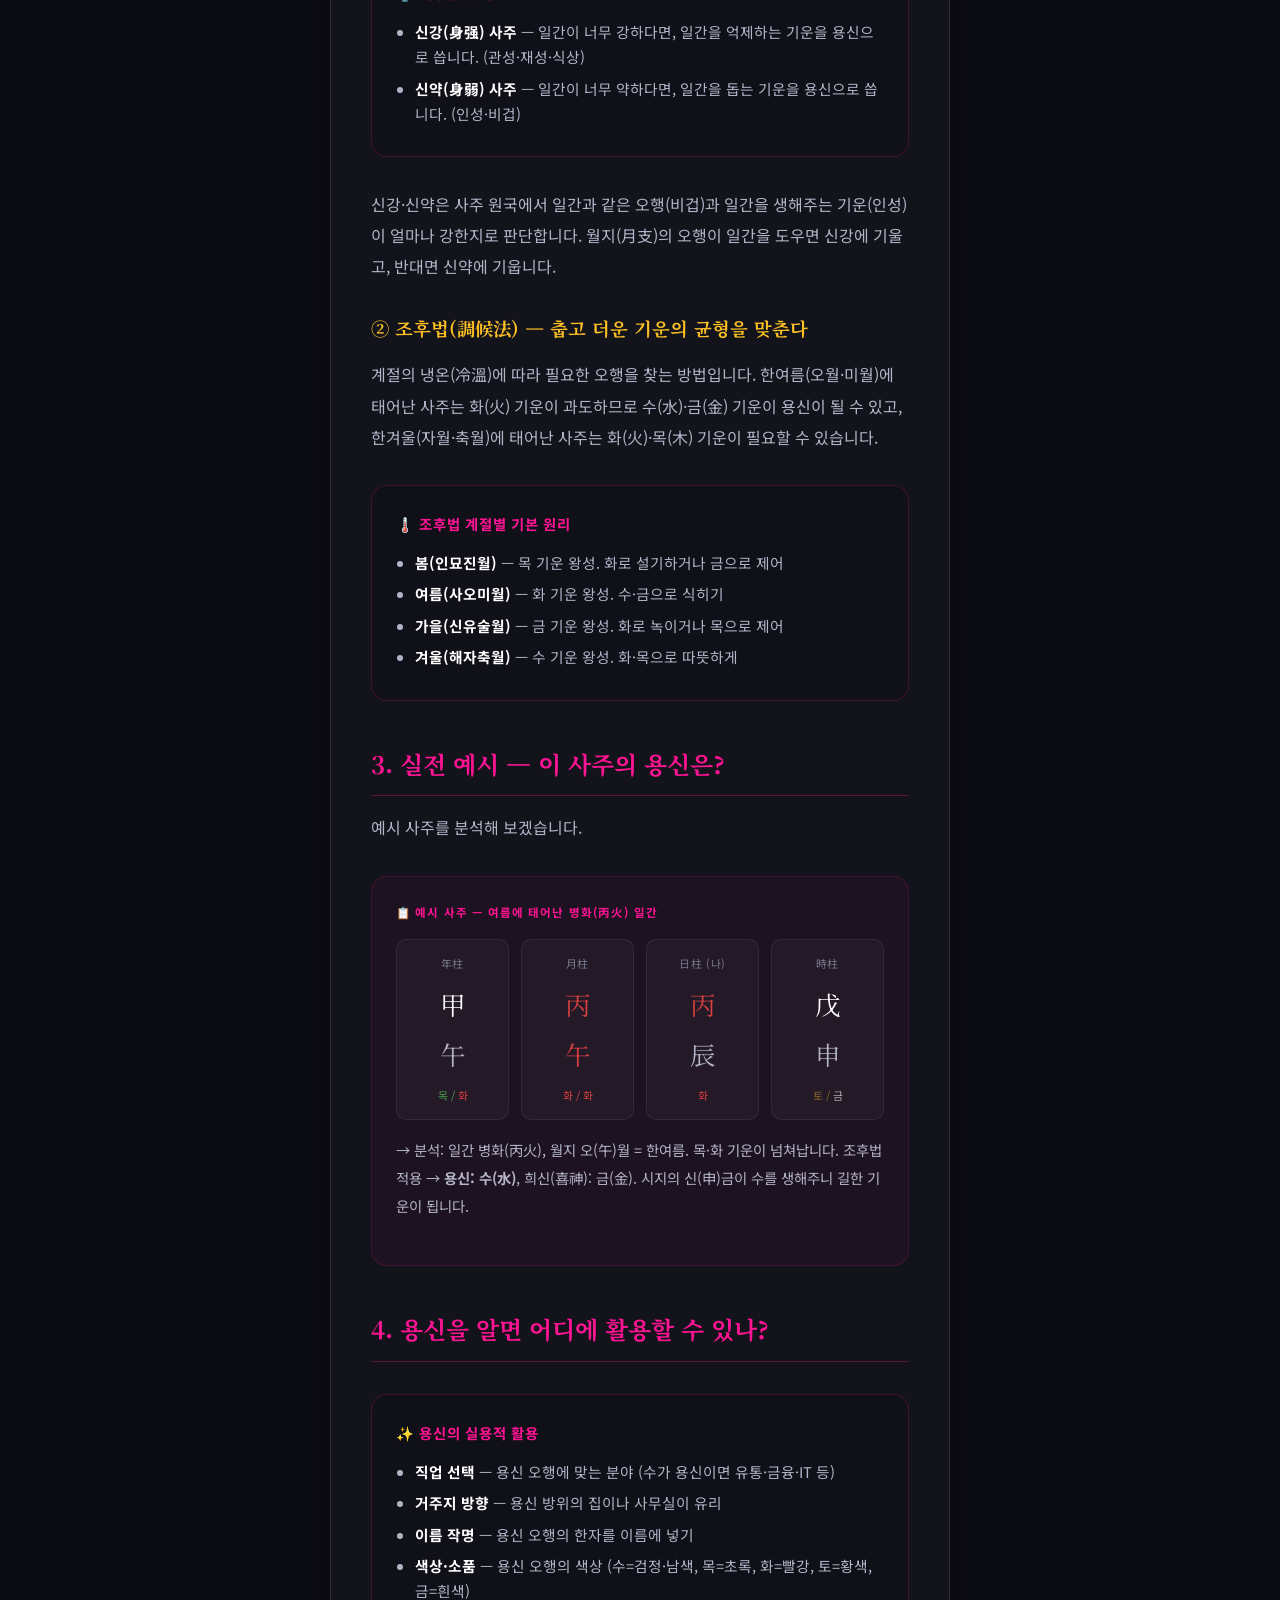
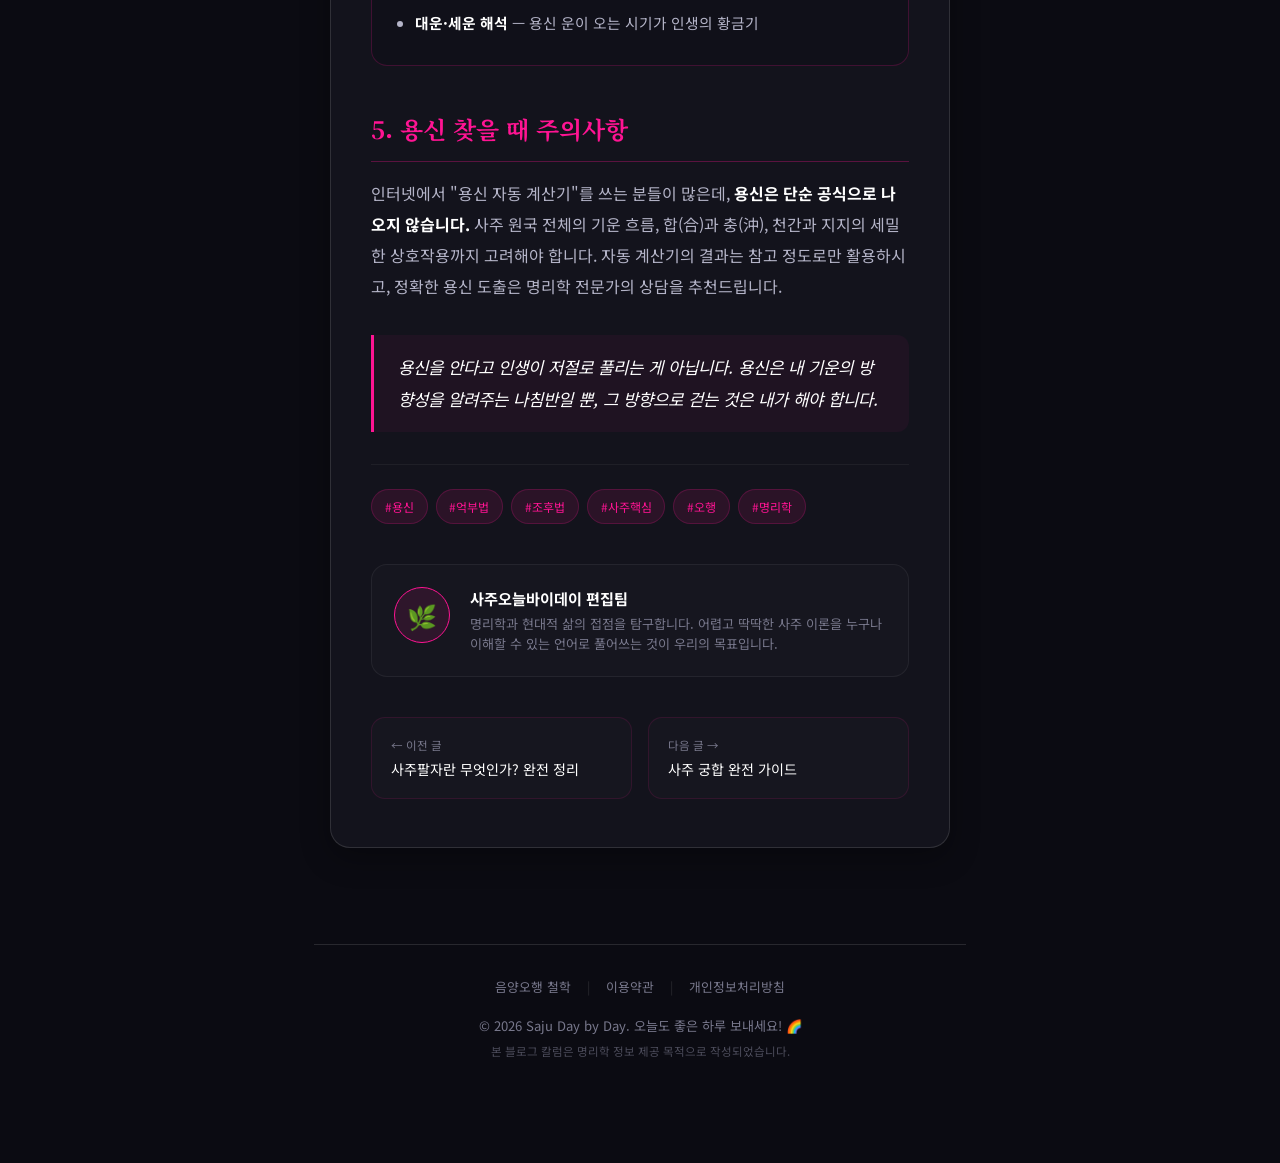
<file: blog/yongshin-guide.html>
<!DOCTYPE html>
<html lang="ko">
<head>
    <meta charset="UTF-8">
    <meta name="viewport" content="width=device-width, initial-scale=1.0">
    <title>내 사주의 용신(用神) 찾는 법 — 평생 나를 살려주는 기운 | 사주오늘바이데이</title>
    <meta name="description" content="사주 공부에서 가장 중요하고 어렵다는 용신(用神). 억부법·조후법으로 내 사주에서 가장 필요한 오행을 찾는 원리와 실전 예시를 소개합니다.">
    <meta property="og:title" content="내 사주의 용신(用神) 찾는 법 — 평생 나를 살려주는 기운">
    
    
    <!-- Google AdSense -->
    <meta name="google-adsense-account" content="ca-pub-3114463937796990">
    <script async src="https://pagead2.googlesyndication.com/pagead/js/adsbygoogle.js?client=ca-pub-3114463937796990" crossorigin="anonymous"></script>
    
    <!-- Google Fonts -->
    <link href="https://fonts.googleapis.com/css2?family=Noto+Sans+KR:wght@300;400;500;700;900&family=Outfit:wght@300;500;700;900&display=swap" rel="stylesheet">
    <link href="https://fonts.googleapis.com/css2?family=Noto+Serif+KR:wght@400;700&display=swap" rel="stylesheet">
    
    <link rel="stylesheet" href="../styles.css">
    
    <script type="application/ld+json">{"@context":"https://schema.org","@type":"Article","headline":"내 사주의 용신(用神) 찾는 법","datePublished":"2026-06-18","author":{"@type":"Person","name":"사주오늘바이데이 편집팀"},"publisher":{"@type":"Organization","name":"사주오늘바이데이"}}</script>

    <style>
      
    body { font-family: 'Noto Sans KR', var(--font-ko); }
    .post-wrap { max-width: 820px; margin: 0 auto; }
    .post-header { margin-bottom: 2.5rem; }
    .post-cat { font-size: 0.78rem; letter-spacing: 0.1em; text-transform: uppercase; color: var(--pink); font-weight: 700; margin-bottom: 0.8rem; }
    .post-header h1 { font-family: 'Noto Serif KR', serif; font-size: 2.1rem; line-height: 1.4; color: var(--text-main); margin-bottom: 1rem; font-weight: 700; }
    .post-byline { font-size: 0.83rem; color: var(--text-dim); display: flex; gap: 1rem; flex-wrap: wrap; border-bottom: 1px solid rgba(255,255,255,0.05); padding-bottom: 1.2rem; }
    .post-body { color: var(--text-muted); font-size: 1rem; line-height: 1.95; }
    .post-body h2 { font-family: 'Noto Serif KR', serif; font-size: 1.5rem; color: var(--text-main); margin: 2.5rem 0 1rem; padding-bottom: 0.5rem; border-bottom: 1px solid rgba(255,20,147,0.15); font-weight: 700; }
    .post-body h3 { font-family: 'Noto Serif KR', serif; font-size: 1.15rem; color: var(--pink); margin: 1.8rem 0 0.75rem; font-weight: 700; }
    .post-body p { margin-bottom: 1.3rem; }
    .post-body strong { color: var(--text-main); font-weight: 700; }
    .post-body em { color: var(--pink); font-style: normal; font-weight: 500; }
    blockquote { border-left: 3px solid var(--pink); padding: 1rem 1.5rem; margin: 2rem 0; background: rgba(255,20,147,0.04); border-radius: 0 12px 12px 0; font-size: 1.05rem; color: var(--text-main); font-style: italic; }
    .info-box { background: var(--bg-card); border: 1px solid rgba(255,20,147,0.2); border-radius: 16px; padding: 1.5rem; margin: 2rem 0; }
    .info-box h4 { color: var(--pink); font-size: 0.9rem; letter-spacing: 0.05em; margin-bottom: 0.75rem; text-transform: uppercase; }
    .info-box p, .info-box li { font-size: 0.92rem; color: var(--text-muted); line-height: 1.7; }
    .info-box ul { margin-left: 1.2rem; margin-top: 0.5rem; }
    .info-box li { margin-bottom: 0.4rem; }
    .example-box { background: rgba(255,20,147,0.04); border: 1px solid rgba(255,20,147,0.18); border-radius: 16px; padding: 1.5rem; margin: 2rem 0; }
    .example-box .label { font-size: 0.72rem; letter-spacing: 0.1em; text-transform: uppercase; color: var(--pink); margin-bottom: 0.8rem; font-weight: 700; }
    .saju-grid { display: grid; grid-template-columns: repeat(4, 1fr); gap: 0.75rem; margin: 1rem 0; text-align: center; }
    .saju-cell { background: rgba(255,255,255,0.03); border: 1px solid rgba(255,255,255,0.07); border-radius: 10px; padding: 0.8rem 0.5rem; }
    .saju-cell .pillar { font-size: 0.68rem; color: var(--text-dim); margin-bottom: 0.4rem; letter-spacing: 0.05em; }
    .saju-cell .cheon { font-family: 'Noto Serif KR', serif; font-size: 1.6rem; color: var(--text-main); }
    .saju-cell .ji { font-family: 'Noto Serif KR', serif; font-size: 1.6rem; color: var(--text-muted); }
    .saju-cell .ohaeng { font-size: 0.68rem; margin-top: 0.3rem; }
    .tag-list { display: flex; gap: 0.5rem; flex-wrap: wrap; margin-top: 2rem; padding-top: 1.5rem; border-top: 1px solid rgba(255,255,255,0.05); }
    .tag { padding: 0.3rem 0.8rem; border-radius: 20px; background: rgba(255,20,147,0.07); border: 1px solid rgba(255,20,147,0.15); font-size: 0.75rem; color: var(--pink); }
    .nav-posts { display: grid; grid-template-columns: 1fr 1fr; gap: 1rem; margin-top: 2.5rem; }
    .nav-post { background: var(--bg-card); border: 1px solid rgba(255,20,147,0.12); border-radius: 14px; padding: 1.2rem; text-decoration: none; color: inherit; transition: var(--transition-smooth); }
    .nav-post:hover { border-color: rgba(255,20,147,0.3); }
    .nav-post .dir { font-size: 0.72rem; color: var(--text-dim); margin-bottom: 0.4rem; }
    .nav-post .title { font-size: 0.88rem; color: var(--text-main); line-height: 1.4; }
    .author-box { display: flex; gap: 1.2rem; align-items: flex-start; background: var(--bg-card); border: 1px solid rgba(255,255,255,0.06); border-radius: 16px; padding: 1.4rem; margin-top: 2.5rem; }
    .author-avatar { width: 56px; height: 56px; border-radius: 50%; background: linear-gradient(135deg, #0a1a0a, #1a3a1a); display: flex; align-items: center; justify-content: center; font-size: 1.5rem; flex-shrink: 0; border: 1px solid rgba(255,20,147,0.2); }
    .author-info .name { font-weight: 700; color: var(--text-main); font-size: 0.95rem; margin-bottom: 0.3rem; }
    .author-info .bio { font-size: 0.82rem; color: var(--text-dim); line-height: 1.5; }
    @media (max-width: 600px) { .nav-posts { grid-template-columns: 1fr; } }
  
      /* Additional blog container fixes */
      main { padding: 2rem 1rem 4rem; max-width: 1000px; margin: 0 auto; }
      .blog-hero { padding: 2rem 1rem; }
      .blog-hero h1 { font-size: 2.2rem; background: linear-gradient(135deg, var(--pink), var(--purple)); -webkit-background-clip: text; -webkit-text-fill-color: transparent; }
      .category-tabs { margin-bottom: 2rem; }
      
      .post-wrap { background: var(--bg-card); padding: 3rem 2.5rem; border-radius: var(--radius-md); border: 1px solid var(--border); box-shadow: 0 10px 30px rgba(0,0,0,0.3); }
      @media(max-width: 600px) { .post-wrap { padding: 2rem 1.5rem; } }
      .post-header h1 { font-size: 1.8rem; background: linear-gradient(135deg, var(--pink), var(--yellow)); -webkit-background-clip: text; -webkit-text-fill-color: transparent; }
      .post-body h2 { color: var(--pink); border-bottom-color: rgba(255,20,147,0.3); }
      .post-body h3 { color: var(--yellow); }
      
      blockquote { border-left-color: var(--pink); background: rgba(255,20,147,0.05); }
      .info-box { background: rgba(15,15,25,0.6); border-color: rgba(255,20,147,0.2); }
      .info-box h4 { color: var(--pink); }
      .table-wrap { border-color: rgba(255,20,147,0.2); }
      th { background: rgba(255,20,147,0.1); color: var(--pink); }
      .tag { background: rgba(255,20,147,0.1); border-color: rgba(255,20,147,0.2); color: var(--pink); }
      .nav-post:hover { border-color: var(--pink); }
      .author-avatar { border-color: var(--pink); background: rgba(255,20,147,0.1); color: var(--pink); }
      .page-btn.active, .page-btn:hover { background: rgba(255,20,147,0.1); border-color: var(--pink); color: var(--pink); }
      .cat-tab.active, .cat-tab:hover { background: rgba(255,20,147,0.1); border-color: var(--pink); color: var(--pink); }
    </style>
</head>
<body>

    <!-- Decorative Background Blobs -->
    <div class="blob blob-1"></div>
    <div class="blob blob-2"></div>
    <div class="blob blob-3"></div>

    <div class="page-wrapper">
        <!-- ===== HEADER ===== -->
        <header class="site-header" id="top">
            <nav class="top-nav">
                <a href="../index.html">홈</a>
                <a href="../philosophy.html">음양오행 철학</a>
                <a href="index.html" style="color: var(--pink); font-weight: 700;">사주 블로그</a>
                <a href="../index.html#info-section">이용안내</a>
            </nav>
            <div class="logo">
                <a href="../index.html" style="text-decoration:none; color:inherit;">
                    <span class="logo-icon">🔮</span>
                    <span class="logo-text">Saju Day by Day</span>
                </a>
            </div>
            <p class="site-tagline">오늘의 우주가 당신에게 전하는 메시지</p>
        </header>

    <main id="main-content">
        
    <div class="post-wrap">
      <div class="post-header">
        <div class="post-cat">🌿 사주 핵심 개념</div>
        <h1>내 사주의 용신(用神) 찾는 법<br>— 평생 나를 살려주는 기운</h1>
        <div class="post-byline">
          <span>✍️ 사주오늘바이데이 편집팀</span>
          <span>📅 2026년 6월 18일</span>
          <span>⏱️ 약 15분 소요</span>
          <span>👁️ 조회 3,214회</span>
        </div>
      </div>

      <div class="adsense-slot">
        <ins class="adsbygoogle" style="display:block" data-ad-client="ca-pub-3114463937796990" data-ad-slot="auto" data-ad-format="auto" data-full-width-responsive="true"></ins>
        <script>(adsbygoogle = window.adsbygoogle || []).push({});</script>
      </div>

      <div class="post-body">
        <p>사주 공부를 조금만 하다 보면 반드시 마주치는 단어가 있습니다. 바로 <strong>용신(用神)</strong>입니다. "당신의 용신은 수(水)예요"라든지, "용신이 목(木)이니까 초록색 옷을 입으세요"라는 말을 들어본 적 있으신가요? 용신은 명리학에서 <strong>가장 중요하면서도 가장 어렵다</strong>고 알려진 개념입니다.</p>

        <blockquote>용신(用神)이란 내 사주에서 가장 필요한 기운, 나를 균형 있게 만들어주는 핵심 오행입니다.</blockquote>

        <h2>1. 용신이란 무엇인가?</h2>
        <p>한 사람의 사주 원국에는 목·화·토·금·수 다섯 기운이 각각 다른 양으로 분포합니다. 어떤 사람은 화(火) 기운이 넘치고, 어떤 사람은 수(水) 기운이 극도로 부족합니다. 이렇게 불균형한 기운의 배치를 <strong>가장 잘 조화롭게 만들어 주는 오행</strong>이 바로 용신입니다.</p>
        <p>의학으로 비유하자면, 용신은 내 몸에 부족한 영양소와 같습니다. 비타민 D가 부족한 사람에게는 비타민 D가 '용신 영양소'인 것처럼, 사주에서도 부족하거나 필요한 기운이 용신이 됩니다.</p>
        <p>용신을 알면 어떤 직업이 어울리는지, 어떤 방향으로 가야 운이 열리는지, 이름·색·방위까지 활용할 수 있습니다.</p>

        <h2>2. 용신 찾는 대표적 방법 두 가지</h2>
        <p>용신을 찾는 방법은 여러 가지가 있지만, 가장 많이 사용하는 두 가지 방법을 소개합니다.</p>

        <h3>① 억부법(抑扶法) — 강한 것은 억누르고, 약한 것은 도운다</h3>
        <p>가장 기본적인 용신 도출법입니다. 사주에서 <strong>일간의 강약(신강·신약)</strong>을 먼저 판단하고, 그에 맞춰 용신을 정합니다.</p>
        <div class="info-box">
          <h4>⚖️ 억부법 원리</h4>
          <ul>
            <li><strong>신강(身强) 사주</strong> — 일간이 너무 강하다면, 일간을 억제하는 기운을 용신으로 씁니다. (관성·재성·식상)</li>
            <li><strong>신약(身弱) 사주</strong> — 일간이 너무 약하다면, 일간을 돕는 기운을 용신으로 씁니다. (인성·비겁)</li>
          </ul>
        </div>
        <p>신강·신약은 사주 원국에서 일간과 같은 오행(비겁)과 일간을 생해주는 기운(인성)이 얼마나 강한지로 판단합니다. 월지(月支)의 오행이 일간을 도우면 신강에 기울고, 반대면 신약에 기웁니다.</p>

        <h3>② 조후법(調候法) — 춥고 더운 기운의 균형을 맞춘다</h3>
        <p>계절의 냉온(冷溫)에 따라 필요한 오행을 찾는 방법입니다. 한여름(오월·미월)에 태어난 사주는 화(火) 기운이 과도하므로 수(水)·금(金) 기운이 용신이 될 수 있고, 한겨울(자월·축월)에 태어난 사주는 화(火)·목(木) 기운이 필요할 수 있습니다.</p>
        <div class="info-box">
          <h4>🌡️ 조후법 계절별 기본 원리</h4>
          <ul>
            <li><strong>봄(인묘진월)</strong> — 목 기운 왕성. 화로 설기하거나 금으로 제어</li>
            <li><strong>여름(사오미월)</strong> — 화 기운 왕성. 수·금으로 식히기</li>
            <li><strong>가을(신유술월)</strong> — 금 기운 왕성. 화로 녹이거나 목으로 제어</li>
            <li><strong>겨울(해자축월)</strong> — 수 기운 왕성. 화·목으로 따뜻하게</li>
          </ul>
        </div>

        <h2>3. 실전 예시 — 이 사주의 용신은?</h2>
        <p>예시 사주를 분석해 보겠습니다.</p>
        <div class="example-box">
          <div class="label">📋 예시 사주 — 여름에 태어난 병화(丙火) 일간</div>
          <div class="saju-grid">
            <div class="saju-cell">
              <div class="pillar">年柱</div>
              <div class="cheon">甲</div>
              <div class="ji">午</div>
              <div class="ohaeng" style="color:#4a9e4a">목 / <span style="color:#d94040">화</span></div>
            </div>
            <div class="saju-cell">
              <div class="pillar">月柱</div>
              <div class="cheon" style="color:#d94040">丙</div>
              <div class="ji" style="color:#d94040">午</div>
              <div class="ohaeng" style="color:#d94040">화 / 화</div>
            </div>
            <div class="saju-cell">
              <div class="pillar">日柱 (나)</div>
              <div class="cheon" style="color:#d94040">丙</div>
              <div class="ji">辰</div>
              <div class="ohaeng" style="color:#d94040">화</div>
            </div>
            <div class="saju-cell">
              <div class="pillar">時柱</div>
              <div class="cheon">戊</div>
              <div class="ji">申</div>
              <div class="ohaeng" style="color:#8a6a2a">토 / <span style="color:#b0b0b0">금</span></div>
            </div>
          </div>
          <p style="margin-top:1rem;font-size:0.9rem;color:var(--color-text-secondary);">→ 분석: 일간 병화(丙火), 월지 오(午)월 = 한여름. 목·화 기운이 넘쳐납니다. 조후법 적용 → <strong style="color:var(--color-gold)">용신: 수(水)</strong>, 희신(喜神): 금(金). 시지의 신(申)금이 수를 생해주니 길한 기운이 됩니다.</p>
        </div>

        <div class="adsense-slot">
          <ins class="adsbygoogle" style="display:block" data-ad-client="ca-pub-3114463937796990" data-ad-slot="auto" data-ad-format="auto" data-full-width-responsive="true"></ins>
          <script>(adsbygoogle = window.adsbygoogle || []).push({});</script>
        </div>

        <h2>4. 용신을 알면 어디에 활용할 수 있나?</h2>
        <div class="info-box">
          <h4>✨ 용신의 실용적 활용</h4>
          <ul>
            <li><strong>직업 선택</strong> — 용신 오행에 맞는 분야 (수가 용신이면 유통·금융·IT 등)</li>
            <li><strong>거주지 방향</strong> — 용신 방위의 집이나 사무실이 유리</li>
            <li><strong>이름 작명</strong> — 용신 오행의 한자를 이름에 넣기</li>
            <li><strong>색상·소품</strong> — 용신 오행의 색상 (수=검정·남색, 목=초록, 화=빨강, 토=황색, 금=흰색)</li>
            <li><strong>대운·세운 해석</strong> — 용신 운이 오는 시기가 인생의 황금기</li>
          </ul>
        </div>

        <h2>5. 용신 찾을 때 주의사항</h2>
        <p>인터넷에서 "용신 자동 계산기"를 쓰는 분들이 많은데, <strong>용신은 단순 공식으로 나오지 않습니다.</strong> 사주 원국 전체의 기운 흐름, 합(合)과 충(沖), 천간과 지지의 세밀한 상호작용까지 고려해야 합니다. 자동 계산기의 결과는 참고 정도로만 활용하시고, 정확한 용신 도출은 명리학 전문가의 상담을 추천드립니다.</p>

        <blockquote>용신을 안다고 인생이 저절로 풀리는 게 아닙니다. 용신은 내 기운의 방향성을 알려주는 나침반일 뿐, 그 방향으로 걷는 것은 내가 해야 합니다.</blockquote>

        <div class="tag-list">
          <span class="tag">#용신</span>
          <span class="tag">#억부법</span>
          <span class="tag">#조후법</span>
          <span class="tag">#사주핵심</span>
          <span class="tag">#오행</span>
          <span class="tag">#명리학</span>
        </div>
      </div>

      <div class="author-box">
        <div class="author-avatar">🌿</div>
        <div class="author-info">
          <div class="name">사주오늘바이데이 편집팀</div>
          <div class="bio">명리학과 현대적 삶의 접점을 탐구합니다. 어렵고 딱딱한 사주 이론을 누구나 이해할 수 있는 언어로 풀어쓰는 것이 우리의 목표입니다.</div>
        </div>
      </div>

      <div class="nav-posts">
        <a href="saju-basics.html" class="nav-post">
          <div class="dir">← 이전 글</div>
          <div class="title">사주팔자란 무엇인가? 완전 정리</div>
        </a>
        <a href="gungham-guide.html" class="nav-post">
          <div class="dir">다음 글 →</div>
          <div class="title">사주 궁합 완전 가이드</div>
        </a>
      </div>
    </div>
  
    </main>

        <!-- ===== FOOTER ===== -->
        <footer class="site-footer">
            <div class="footer-nav">
                <a href="../philosophy.html">음양오행 철학</a>
                <span class="divider">|</span>
                <a href="../terms.html">이용약관</a>
                <span class="divider">|</span>
                <a href="../privacy.html">개인정보처리방침</a>
            </div>
            <p>© 2026 Saju Day by Day. 오늘도 좋은 하루 보내세요! 🌈</p>
            <p class="footer-disclaimer">본 블로그 칼럼은 명리학 정보 제공 목적으로 작성되었습니다.</p>
        </footer>
    </div>

</body>
</html>
</file>
<file: styles.css>
/* ===========================
   SAJU DAY BY DAY - styles.css
   Premium Cute Fortune Theme
   =========================== */

@import url('https://fonts.googleapis.com/css2?family=Noto+Sans+KR:wght@300;400;500;700;900&display=swap');

/* ===== CSS Variables ===== */
:root {
    --bg-dark: #0B0B12;
    --bg-card: rgba(25, 25, 35, 0.65);
    --border: rgba(255, 255, 255, 0.12);
    --border-hover: rgba(138, 43, 226, 0.5);

    /* Brand Colors mapped to DESIGN.md */
    --pink: #FF1493;
    --purple: #8A2BE2;
    --blue: #00FFFF;
    --mint: #34d399;
    --yellow: #fbbf24;
    --coral: #fb7185;
    
    /* Game specific */
    --game-color: #F97316;

    /* Text */
    --text-main: #FFFFFF;
    --text-muted: #B4B4C8;
    --text-dim: #78788C;

    /* Fonts */
    --font-ko: 'Noto Sans KR', sans-serif;
    --font-en: 'Outfit', sans-serif;

    /* Radii */
    --radius-sm: 12px;
    --radius-md: 20px;
    --radius-lg: 28px;
    --radius-xl: 36px;
}

/* ===== Reset ===== */
*, *::before, *::after {
    margin: 0;
    padding: 0;
    box-sizing: border-box;
}

html {
    scroll-behavior: smooth;
}

body {
    background-color: var(--bg-dark);
    color: var(--text-main);
    font-family: var(--font-ko);
    min-height: 100vh;
    overflow-x: hidden;
    position: relative;
}

/* ===== Animated Background Blobs ===== */
.blob {
    position: fixed;
    border-radius: 50%;
    filter: blur(100px);
    opacity: 0.2;
    pointer-events: none;
    z-index: 0;
    animation: blob-float 20s infinite alternate ease-in-out;
}

.blob-1 {
    width: 600px; height: 600px;
    background: radial-gradient(circle, var(--pink), var(--purple));
    top: -150px; left: -150px;
    animation-duration: 22s;
}

.blob-2 {
    width: 500px; height: 500px;
    background: radial-gradient(circle, var(--blue), var(--mint));
    bottom: -100px; right: -100px;
    animation-duration: 18s;
    animation-direction: alternate-reverse;
}

.blob-3 {
    width: 350px; height: 350px;
    background: radial-gradient(circle, var(--yellow), var(--coral));
    top: 50%; left: 50%;
    transform: translate(-50%, -50%);
    animation-duration: 25s;
}

@keyframes blob-float {
    0% { transform: translate(0, 0) scale(1); }
    100% { transform: translate(30px, 20px) scale(1.1); }
}

/* ===== Layout ===== */
.page-wrapper {
    position: relative;
    z-index: 1;
    max-width: 700px;
    margin: 0 auto;
    padding: 2rem 1.5rem 4rem;
}

/* ===== Glassmorphism Card ===== */
.glass-card {
    background: var(--bg-card);
    backdrop-filter: blur(16px);
    -webkit-backdrop-filter: blur(16px);
    border: 1px solid var(--border);
    border-radius: var(--radius-lg);
    box-shadow: 0 8px 32px rgba(0, 0, 0, 0.3);
    transition: border-color 0.3s ease, box-shadow 0.3s ease;
}

.glass-card:hover {
    border-color: var(--border-hover);
    box-shadow: 0 12px 48px rgba(0, 0, 0, 0.4);
}

/* ===== Header ===== */
.site-header {
    text-align: center;
    padding: 2.5rem 0 1.5rem;
    animation: fade-up 0.8s ease-out;
}

.logo {
    display: flex;
    align-items: center;
    justify-content: center;
    gap: 12px;
    margin-bottom: 0.75rem;
}

.logo-icon {
    font-size: 2.5rem;
    filter: drop-shadow(0 0 20px rgba(255, 110, 180, 0.6));
    animation: pulse-glow 3s infinite;
}

@keyframes pulse-glow {
    0%, 100% { filter: drop-shadow(0 0 15px rgba(255, 110, 180, 0.5)); }
    50% { filter: drop-shadow(0 0 30px rgba(167, 139, 250, 0.9)); }
}

.logo-text {
    font-family: var(--font-en);
    font-size: 1.8rem;
    font-weight: 700;
    background: linear-gradient(135deg, var(--pink), var(--purple), var(--blue));
    -webkit-background-clip: text;
    -webkit-text-fill-color: transparent;
    background-clip: text;
}

.site-tagline {
    color: var(--text-muted);
    font-size: 0.95rem;
    font-weight: 300;
    letter-spacing: 0.5px;
}

/* ===== Ad Slots ===== */
.ad-slot {
    position: relative;
    padding: 1.5rem;
    margin: 1.5rem 0;
    text-align: center;
    min-height: 100px;
    display: flex;
    flex-direction: column;
    align-items: center;
    justify-content: center;
    overflow: hidden;
}

.ad-slot::before {
    content: '';
    position: absolute;
    inset: 0;
    background: linear-gradient(135deg,
        rgba(255, 110, 180, 0.03) 0%,
        rgba(96, 165, 250, 0.03) 100%);
    pointer-events: none;
}

.ad-badge {
    position: absolute;
    top: 8px;
    left: 14px;
    font-size: 0.65rem;
    text-transform: uppercase;
    letter-spacing: 1.5px;
    color: var(--text-dim);
    font-weight: 500;
}

.leaderboard-ad { min-height: 110px; }
.mid-ad { min-height: 280px; margin-top: 1.5rem; }

/* ===== Input Section ===== */
.input-section {
    padding: 2.5rem;
    margin-bottom: 1.5rem;
    animation: fade-up 0.8s ease-out 0.2s both;
}

.section-title {
    font-family: var(--font-ko);
    font-size: 1.6rem;
    font-weight: 700;
    margin-bottom: 0.5rem;
    background: linear-gradient(135deg, var(--pink), var(--purple));
    -webkit-background-clip: text;
    -webkit-text-fill-color: transparent;
    background-clip: text;
}

.section-subtitle {
    color: var(--text-muted);
    font-size: 0.9rem;
    margin-bottom: 2rem;
}

.form-group {
    margin-bottom: 1.5rem;
}

.form-group label {
    display: block;
    font-size: 0.85rem;
    font-weight: 500;
    color: var(--text-muted);
    text-transform: uppercase;
    letter-spacing: 1px;
    margin-bottom: 0.6rem;
}

.form-group input[type="text"],
.form-group input[type="date"] {
    width: 100%;
    padding: 1rem 1.4rem;
    background: rgba(255, 255, 255, 0.04);
    border: 1px solid var(--border);
    border-radius: var(--radius-md);
    color: var(--text-main);
    font-family: var(--font-ko);
    font-size: 1rem;
    transition: all 0.3s ease;
    outline: none;
    color-scheme: dark;
}

.form-group input[type="text"]:focus,
.form-group input[type="date"]:focus {
    border-color: var(--pink);
    background: rgba(255, 110, 180, 0.06);
    box-shadow: 0 0 0 3px rgba(255, 110, 180, 0.15);
}

.form-group input::placeholder {
    color: var(--text-dim);
}

/* ===== Mood Selector ===== */
.mood-selector {
    display: flex;
    gap: 0.75rem;
    flex-wrap: wrap;
}

.mood-btn {
    padding: 0.65rem 1.2rem;
    background: rgba(255, 255, 255, 0.04);
    border: 1px solid var(--border);
    border-radius: 100px;
    color: var(--text-muted);
    font-family: var(--font-ko);
    font-size: 0.9rem;
    cursor: pointer;
    transition: all 0.25s ease;
    white-space: nowrap;
}

.mood-btn:hover {
    border-color: var(--pink);
    color: var(--text-main);
}

.mood-btn.active {
    background: linear-gradient(135deg, rgba(255, 110, 180, 0.2), rgba(167, 139, 250, 0.2));
    border-color: var(--pink);
    color: var(--text-main);
    font-weight: 700;
    box-shadow: 0 0 15px rgba(255, 110, 180, 0.25);
}

/* ===== CTA Button ===== */
.cta-btn {
    position: relative;
    width: 100%;
    padding: 1.1rem;
    background: linear-gradient(135deg, var(--pink), var(--purple));
    border: none;
    border-radius: var(--radius-md);
    color: white;
    font-family: var(--font-ko);
    font-size: 1.1rem;
    font-weight: 700;
    cursor: pointer;
    overflow: hidden;
    transition: transform 0.2s ease, box-shadow 0.2s ease;
    box-shadow: 0 4px 20px rgba(255, 110, 180, 0.4);
}

.cta-btn:hover {
    transform: translateY(-3px);
    box-shadow: 0 8px 30px rgba(255, 110, 180, 0.6);
}

.cta-btn:active {
    transform: translateY(0);
}

.btn-shimmer {
    position: absolute;
    top: 0; left: -100%;
    width: 60%;
    height: 100%;
    background: linear-gradient(90deg, transparent, rgba(255,255,255,0.2), transparent);
    animation: shimmer 3s infinite;
}

@keyframes shimmer {
    0% { left: -100%; }
    60%, 100% { left: 150%; }
}

/* ===== Result Section ===== */
.result-section {
    animation: fade-up 0.6s ease-out;
}

/* ===== Fortune Card ===== */
.fortune-card {
    padding: 2.5rem;
    margin-bottom: 1.5rem;
    text-align: center;
}

.fortune-header {
    display: flex;
    justify-content: space-between;
    align-items: center;
    margin-bottom: 2rem;
    padding-bottom: 1rem;
    border-bottom: 1px solid var(--border);
}

.fortune-date {
    font-size: 0.8rem;
    color: var(--text-muted);
    font-weight: 300;
}

.fortune-user-name {
    font-size: 0.9rem;
    color: var(--pink);
    font-weight: 700;
}

/* ===== Score Ring ===== */
.fortune-score-ring {
    width: 140px;
    height: 140px;
    border-radius: 50%;
    background: conic-gradient(var(--pink) 0%, var(--purple) var(--score-pct, 80%), rgba(255,255,255,0.05) var(--score-pct, 80%));
    display: flex;
    align-items: center;
    justify-content: center;
    margin: 0 auto 2rem;
    position: relative;
    box-shadow: 0 0 30px rgba(255, 110, 180, 0.3);
    transition: all 1s ease;
}

.score-inner {
    width: 110px;
    height: 110px;
    border-radius: 50%;
    background: var(--bg-dark);
    display: flex;
    flex-direction: column;
    align-items: center;
    justify-content: center;
    gap: 2px;
}

.score-number {
    font-family: var(--font-en);
    font-size: 2.4rem;
    font-weight: 900;
    background: linear-gradient(135deg, var(--pink), var(--purple));
    -webkit-background-clip: text;
    -webkit-text-fill-color: transparent;
    background-clip: text;
    line-height: 1;
}

.score-label {
    font-size: 0.65rem;
    color: var(--text-dim);
    letter-spacing: 1px;
    text-transform: uppercase;
}

/* ===== Fortune Category Grid ===== */
.fortune-category-grid {
    display: grid;
    grid-template-columns: 1fr 1fr;
    gap: 0.75rem;
    margin-bottom: 1.5rem;
}

.category-item {
    background: rgba(255, 255, 255, 0.03);
    border: 1px solid var(--border);
    border-radius: var(--radius-sm);
    padding: 0.9rem;
    text-align: left;
    transition: all 0.3s ease;
    animation: slide-in 0.5s ease-out both;
}

.category-item:hover {
    border-color: var(--pink);
    background: rgba(255, 110, 180, 0.06);
}

.cat-header {
    display: flex;
    align-items: center;
    gap: 6px;
    margin-bottom: 0.5rem;
}

.cat-icon { font-size: 1rem; }
.cat-name {
    font-size: 0.72rem;
    color: var(--text-muted);
    font-weight: 500;
    text-transform: uppercase;
    letter-spacing: 0.5px;
}

.cat-stars {
    display: flex;
    gap: 2px;
    margin-bottom: 0.3rem;
}

.star {
    font-size: 0.7rem;
    opacity: 0.25;
    transition: opacity 0.3s ease;
}

.star.active { opacity: 1; }

.cat-text {
    font-size: 0.78rem;
    color: var(--text-muted);
    line-height: 1.4;
}

/* ===== Fortune Message ===== */
.fortune-message-box {
    background: linear-gradient(135deg,
        rgba(255, 110, 180, 0.08),
        rgba(167, 139, 250, 0.08));
    border: 1px solid rgba(255, 110, 180, 0.2);
    border-radius: var(--radius-md);
    padding: 1.25rem 1.5rem;
}

.fortune-main-message {
    font-size: 0.95rem;
    line-height: 1.7;
    color: var(--text-main);
    font-weight: 400;
}

/* ===== Lucky Card ===== */
.lucky-card {
    padding: 2rem;
    text-align: center;
    margin-bottom: 1.5rem;
    background: linear-gradient(135deg,
        rgba(255, 110, 180, 0.05),
        rgba(96, 165, 250, 0.05));
}

.lucky-title {
    font-size: 1.2rem;
    font-weight: 700;
    margin-bottom: 1.5rem;
    background: linear-gradient(135deg, var(--yellow), var(--coral));
    -webkit-background-clip: text;
    -webkit-text-fill-color: transparent;
    background-clip: text;
}

.lucky-display {
    display: flex;
    align-items: center;
    justify-content: center;
    gap: 1.5rem;
    margin-bottom: 1.5rem;
}

.lucky-item-box {
    display: flex;
    flex-direction: column;
    align-items: center;
    gap: 0.5rem;
    flex: 1;
    background: rgba(255,255,255,0.04);
    border: 1px solid var(--border);
    border-radius: var(--radius-md);
    padding: 1.25rem 0.75rem;
    transition: all 0.3s ease;
}

.lucky-item-box:hover {
    transform: translateY(-4px);
    border-color: var(--pink);
    box-shadow: 0 8px 24px rgba(255, 110, 180, 0.2);
}

.lucky-emoji {
    font-size: 3rem;
    animation: bounce 2s infinite;
    line-height: 1.2;
}

@keyframes bounce {
    0%, 100% { transform: translateY(0); }
    50% { transform: translateY(-8px); }
}

.lucky-label {
    font-size: 0.65rem;
    color: var(--text-dim);
    text-transform: uppercase;
    letter-spacing: 1px;
}

.lucky-name {
    font-size: 0.9rem;
    font-weight: 700;
    color: var(--text-main);
}

.lucky-divider {
    font-size: 1.8rem;
    color: var(--pink);
    font-weight: 900;
    font-family: var(--font-en);
    flex-shrink: 0;
}

.lucky-tip {
    font-size: 0.85rem;
    color: var(--text-muted);
    line-height: 1.6;
    padding: 0.75rem 1rem;
    background: rgba(255, 255, 255, 0.03);
    border-radius: var(--radius-sm);
    border-left: 3px solid var(--yellow);
}

/* ===== Retry Button ===== */
.retry-btn {
    display: block;
    width: 100%;
    padding: 0.9rem;
    margin: 0 auto 1.5rem;
    background: transparent;
    border: 1px solid var(--border);
    border-radius: var(--radius-md);
    color: var(--text-muted);
    font-family: var(--font-ko);
    font-size: 0.95rem;
    cursor: pointer;
    transition: all 0.3s ease;
}

.retry-btn:hover {
    border-color: var(--pink);
    color: var(--pink);
}

/* ===== Info Section ===== */
.info-section {
    padding: 3rem 0 1rem;
    animation: fade-up 1s ease-out 0.5s both;
}

.info-title {
    text-align: center;
    font-size: 1.3rem;
    font-weight: 700;
    margin-bottom: 1.5rem;
    color: var(--text-main);
}

.info-grid {
    display: grid;
    grid-template-columns: repeat(3, 1fr);
    gap: 1rem;
}

.info-card {
    padding: 1.5rem 1.2rem;
    text-align: center;
}

.info-icon {
    font-size: 2rem;
    display: block;
    margin-bottom: 0.75rem;
}

.info-card h3 {
    font-size: 0.95rem;
    font-weight: 700;
    margin-bottom: 0.5rem;
    color: var(--text-main);
}

.info-card p {
    font-size: 0.78rem;
    color: var(--text-muted);
    line-height: 1.6;
}

/* ===== Navigation & Footer Links ===== */
.top-nav {
    display: flex; justify-content: center; gap: 1.5rem; margin-bottom: 1.5rem;
}
.top-nav a {
    color: var(--text-muted); text-decoration: none; font-size: 0.9rem; font-weight: 500; transition: color 0.3s;
}
.top-nav a:hover { color: var(--pink); }

.footer-nav {
    display: flex; justify-content: center; gap: 1rem; margin-bottom: 1.2rem; align-items: center;
}
.footer-nav a {
    color: var(--text-dim); text-decoration: none; font-size: 0.8rem; transition: color 0.3s;
}
.footer-nav a:hover { color: var(--pink); }
.footer-nav .divider { color: var(--border); font-size: 0.8rem; }

/* ===== Footer ===== */
.site-footer {
    text-align: center;
    padding: 2rem 0;
    margin-top: 2rem;
    border-top: 1px solid var(--border);
}

.site-footer p {
    font-size: 0.82rem;
    color: var(--text-dim);
    margin-bottom: 0.5rem;
}

.footer-disclaimer {
    font-size: 0.72rem !important;
    color: var(--text-dim) !important;
    opacity: 0.6;
}

/* ===== Keyframe Animations ===== */
@keyframes fade-up {
    from { opacity: 0; transform: translateY(24px); }
    to { opacity: 1; transform: translateY(0); }
}

@keyframes slide-in {
    from { opacity: 0; transform: translateX(-10px); }
    to { opacity: 1; transform: translateX(0); }
}

/* ===== Lucky Extras Row ===== */
.lucky-extras-row {
    display: grid;
    grid-template-columns: repeat(4, 1fr);
    gap: 0.6rem;
    margin: 1.5rem 0;
}

.lucky-extra-item {
    display: flex;
    flex-direction: column;
    align-items: center;
    gap: 0.3rem;
    background: rgba(255,255,255,0.03);
    border: 1px solid var(--border);
    border-radius: var(--radius-sm);
    padding: 0.7rem 0.4rem;
    transition: border-color 0.3s;
}
.lucky-extra-item:hover { border-color: var(--pink); }
.lucky-extra-label { font-size: 0.6rem; color: var(--text-dim); text-transform: uppercase; letter-spacing: 0.8px; }
.lucky-extra-val {
    font-size: 0.82rem; font-weight: 700; color: var(--text-main);
    display: flex; align-items: center; gap: 4px;
}
.lucky-extra-val.keyword {
    background: linear-gradient(135deg, var(--pink), var(--purple));
    -webkit-background-clip: text; -webkit-text-fill-color: transparent; background-clip: text;
}
.lucky-color-dot {
    width: 12px; height: 12px; border-radius: 50%;
    display: inline-block; flex-shrink: 0;
    box-shadow: 0 0 6px currentColor;
}

/* ===== Lucky Character Card (simplified) ===== */
.lucky-char-center {
    display: flex;
    flex-direction: column;
    align-items: center;
    gap: 0.5rem;
    margin-bottom: 1rem;
}

/* ===== Game Character Card ===== */
.game-char-card {
    --game-color: #f97316;
    padding: 2rem;
    margin-bottom: 1.5rem;
    border: 1px solid color-mix(in srgb, var(--game-color) 35%, transparent);
    box-shadow: 0 0 32px color-mix(in srgb, var(--game-color) 14%, transparent);
    transition: border-color 0.5s, box-shadow 0.5s;
}

.game-card-title {
    font-size: 1.05rem; font-weight: 700;
    margin-bottom: 1.5rem; text-align: center;
    color: var(--game-color); filter: brightness(1.3);
}

.game-char-body {
    display: flex; gap: 1.25rem;
    align-items: flex-start; margin-bottom: 1.25rem;
}

.game-char-avatar {
    display: flex; flex-direction: column;
    align-items: center; gap: 0.5rem; flex-shrink: 0;
}

.game-char-big-emoji {
    font-size: 4rem; line-height: 1.1;
    animation: game-float 3s ease-in-out infinite;
    filter: drop-shadow(0 4px 14px color-mix(in srgb, var(--game-color) 45%, transparent));
}

@keyframes game-float {
    0%, 100% { transform: translateY(0) rotate(-2deg); }
    50% { transform: translateY(-10px) rotate(2deg); }
}

.game-char-face {
    font-family: monospace; font-size: 0.9rem; font-weight: 700;
    color: var(--game-color); filter: brightness(1.4); letter-spacing: 1px;
    background: color-mix(in srgb, var(--game-color) 12%, transparent);
    padding: 0.25rem 0.65rem; border-radius: 20px;
    border: 1px solid color-mix(in srgb, var(--game-color) 30%, transparent);
}

.game-char-info { flex: 1; }

.game-name-row {
    display: flex; align-items: center; gap: 0.6rem;
    margin-bottom: 0.3rem; flex-wrap: wrap;
}

.game-char-name { font-size: 1.3rem; font-weight: 900; color: var(--text-main); }

.game-platform-badge {
    font-size: 0.65rem; font-weight: 700; letter-spacing: 1px;
    text-transform: uppercase; padding: 0.2rem 0.6rem; border-radius: 20px;
    background: color-mix(in srgb, var(--game-color) 20%, transparent);
    color: var(--game-color); filter: brightness(1.3);
    border: 1px solid color-mix(in srgb, var(--game-color) 40%, transparent);
}

.game-title { font-size: 0.95rem; font-weight: 700; color: var(--text-main); margin-bottom: 0.25rem; }
.game-genre { font-size: 0.78rem; color: var(--text-muted); margin-bottom: 0.6rem; }
.game-match-reason { font-size: 0.82rem; color: var(--text-main); opacity: 0.85; line-height: 1.5; }

.game-char-tip {
    font-size: 0.85rem; color: var(--text-muted); line-height: 1.7;
    padding: 0.9rem 1.1rem; margin-bottom: 1rem;
    background: color-mix(in srgb, var(--game-color) 8%, transparent);
    border-radius: var(--radius-sm);
    border-left: 3px solid var(--game-color);
}

.game-play-btn {
    display: block; width: 100%; padding: 0.9rem;
    background: linear-gradient(135deg, var(--game-color), color-mix(in srgb, var(--game-color) 70%, black));
    border: none; border-radius: var(--radius-md);
    color: white; font-family: var(--font-ko); font-size: 0.95rem;
    font-weight: 700; text-align: center; text-decoration: none;
    cursor: pointer; transition: transform 0.2s, box-shadow 0.2s;
    box-shadow: 0 4px 16px color-mix(in srgb, var(--game-color) 40%, transparent);
}
.game-play-btn:hover {
    transform: translateY(-2px);
    box-shadow: 0 8px 24px color-mix(in srgb, var(--game-color) 55%, transparent);
}

}

/* ===== Loading Section ===== */
.loading-section {
    text-align: center;
    padding: 3rem 1.5rem;
    animation: fade-up 0.5s ease-out;
}

.loading-content {
    padding: 3rem 2rem;
    display: flex;
    flex-direction: column;
    align-items: center;
    justify-content: center;
    min-height: 300px;
}

.spinner {
    width: 60px;
    height: 60px;
    border: 4px solid rgba(255, 110, 180, 0.2);
    border-top: 4px solid var(--pink);
    border-right: 4px solid var(--purple);
    border-radius: 50%;
    animation: spin 1s linear infinite;
    margin-bottom: 2rem;
}

@keyframes spin {
    0% { transform: rotate(0deg); }
    100% { transform: rotate(360deg); }
}

.loading-title {
    font-size: 1.3rem;
    font-weight: 700;
    margin-bottom: 0.75rem;
    background: linear-gradient(135deg, var(--pink), var(--purple));
    -webkit-background-clip: text;
    -webkit-text-fill-color: transparent;
    background-clip: text;
    animation: pulse-glow 2s infinite;
}

.loading-subtitle {
    font-size: 0.9rem;
    color: var(--text-muted);
}

/* ===== Responsive Design ===== */
@media (max-width: 600px) {
    .page-wrapper {
        padding: 1.5rem 1rem 3rem;
    }

    .logo-text { font-size: 1.4rem; }
    .logo-icon { font-size: 2rem; }

    .input-section, .fortune-card, .lucky-card {
        padding: 1.75rem 1.5rem;
    }

    .info-grid {
        grid-template-columns: 1fr;
    }

    .lucky-display {
        flex-direction: column;
        gap: 1rem;
    }

    .lucky-divider {
        transform: rotate(90deg);
    }

    .fortune-category-grid {
        grid-template-columns: 1fr 1fr;
    }

    .mood-selector {
        gap: 0.5rem;
    }

    .mood-btn {
        padding: 0.55rem 0.9rem;
        font-size: 0.82rem;
    }
}

@media (max-width: 380px) {
    .fortune-category-grid {
        grid-template-columns: 1fr;
    }
}

/* ===== Share Section ===== */
.share-section {
    padding: 1.5rem;
    margin-bottom: 1.5rem;
    text-align: center;
}
.share-title {
    font-size: 1rem;
    margin-bottom: 1rem;
    color: var(--text-main);
}
.share-btns {
    display: flex;
    justify-content: center;
    gap: 0.8rem;
    flex-wrap: wrap;
}
.share-btn {
    padding: 0.7rem 1rem;
    border-radius: var(--radius-sm);
    border: none;
    color: #fff;
    font-family: var(--font-ko);
    font-weight: 600;
    font-size: 0.9rem;
    cursor: pointer;
    transition: transform 0.2s, filter 0.2s;
}
.share-btn:hover {
    transform: translateY(-2px);
    filter: brightness(1.1);
}
.share-kakao { background-color: #FEE500; color: #000; }
.share-tg { background-color: #0088cc; }
.share-link { background-color: #333; border: 1px solid var(--border); }

/* ===== Tarot Card Selection Section ===== */
.tarot-section {
    margin-bottom: 1.5rem;
    animation: fade-up 0.8s ease-out;
}

.tarot-cards-container {
    display: flex;
    justify-content: center;
    gap: 1.2rem;
    flex-wrap: wrap;
    margin: 2rem 0;
    perspective: 1000px;
}

.tarot-card {
    position: relative;
    width: 110px;
    height: 180px;
    transform-style: preserve-3d;
    transition: transform 0.6s cubic-bezier(0.175, 0.885, 0.32, 1.2), box-shadow 0.3s;
    cursor: pointer;
}

.tarot-card.flipped {
    transform: rotateY(180deg);
}

.tarot-card:hover {
    transform: translateY(-8px);
    box-shadow: 0 12px 30px rgba(138, 43, 226, 0.6);
}

.tarot-card.flipped:hover {
    transform: rotateY(180deg) translateY(-8px);
}

.tarot-card-inner {
    position: absolute;
    width: 100%;
    height: 100%;
    transform-style: preserve-3d;
}

.tarot-card-front, .tarot-card-back {
    position: absolute;
    width: 100%;
    height: 100%;
    backface-visibility: hidden;
    border-radius: var(--radius-sm);
    border: 2px solid var(--border);
    display: flex;
    flex-direction: column;
    align-items: center;
    justify-content: center;
}

.tarot-card-front {
    background: linear-gradient(135deg, #161129 0%, #090514 100%);
    border-color: rgba(138, 43, 226, 0.35);
    box-shadow: inset 0 0 15px rgba(138, 43, 226, 0.2);
}

.tarot-card-front::after {
    content: '';
    position: absolute;
    inset: 6px;
    border: 1px double rgba(138, 43, 226, 0.25);
    border-radius: 8px;
    pointer-events: none;
}

.tarot-card-design {
    display: flex;
    flex-direction: column;
    align-items: center;
    gap: 8px;
}

.card-mystic-symbol {
    font-size: 1.8rem;
    filter: drop-shadow(0 0 8px rgba(167, 139, 250, 0.5));
}

.card-element-title {
    font-size: 0.72rem;
    color: var(--text-muted);
    font-weight: 500;
}

.tarot-card-back {
    transform: rotateY(180deg);
    background: linear-gradient(135deg, rgba(25, 25, 35, 0.95), rgba(15, 15, 20, 0.95));
    border-color: var(--pink);
    box-shadow: inset 0 0 20px rgba(255, 20, 147, 0.15);
}

.tarot-card-result {
    display: flex;
    flex-direction: column;
    align-items: center;
    gap: 10px;
}

.card-element-emoji {
    font-size: 2.2rem;
    animation: pulse-glow 2s infinite;
}

.card-element-name {
    font-size: 0.78rem;
    color: var(--text-main);
    font-weight: 700;
}

/* ===== Five Elements Balance Section ===== */
.balance-section {
    margin: 2.5rem 0 2rem;
    padding: 1.5rem 0;
    border-top: 1px solid var(--border);
    border-bottom: 1px solid var(--border);
}

.balance-title {
    font-size: 1.15rem;
    font-weight: 700;
    color: var(--text-main);
    margin-bottom: 1.5rem;
}

.balance-chart-container {
    display: flex;
    justify-content: center;
    align-items: center;
    margin-bottom: 1.5rem;
}

.balance-chart-wrapper {
    position: relative;
    width: 210px;
    height: 210px;
}

#radar-chart {
    width: 100%;
    height: 100%;
    overflow: visible;
}

.radar-grid {
    fill: none;
    stroke: rgba(255, 255, 255, 0.06);
    stroke-width: 1;
}

.radar-axis {
    stroke: rgba(255, 255, 255, 0.12);
    stroke-width: 1;
    stroke-dasharray: 2 2;
}

.radar-poly {
    fill: rgba(255, 20, 147, 0.22);
    stroke: var(--pink);
    stroke-width: 2.5;
    stroke-linejoin: round;
    transition: points 0.8s ease-in-out;
    filter: drop-shadow(0 0 6px rgba(255, 20, 147, 0.4));
}

.radar-label {
    position: absolute;
    font-size: 0.72rem;
    color: var(--text-muted);
    font-weight: 500;
    white-space: nowrap;
    background: rgba(15, 15, 25, 0.85);
    padding: 3px 8px;
    border-radius: 6px;
    border: 1px solid var(--border);
    pointer-events: none;
}

.label-wood { top: -8px; left: 50%; transform: translateX(-50%); }
.label-fire { top: 62px; right: -25px; }
.label-earth { bottom: -8px; right: 5px; }
.label-metal { bottom: -8px; left: 5px; }
.label-water { top: 62px; left: -25px; }

.prescription-box {
    background: rgba(255, 255, 255, 0.02);
    border: 1px solid var(--border);
    border-radius: var(--radius-md);
    padding: 1.2rem;
    text-align: left;
}

.prescription-title {
    font-size: 0.9rem;
    color: var(--yellow);
    font-weight: 700;
    margin-bottom: 0.5rem;
}

.prescription-text {
    font-size: 0.82rem;
    line-height: 1.6;
    color: var(--text-muted);
}

/* ===== Lucky Receipt Section ===== */
.receipt-section {
    padding: 2.2rem 2rem;
    margin-bottom: 1.5rem;
    text-align: center;
}

.receipt-section-title {
    font-size: 1.3rem;
    font-weight: 700;
    background: linear-gradient(135deg, var(--pink), var(--purple));
    -webkit-background-clip: text;
    -webkit-text-fill-color: transparent;
    background-clip: text;
    margin-bottom: 0.5rem;
}

.receipt-section-subtitle {
    font-size: 0.88rem;
    color: var(--text-muted);
    margin-bottom: 1.5rem;
}

.receipt-capture-wrapper {
    padding: 2.2rem 1.8rem;
    background: radial-gradient(circle at top left, #120e24, #07050d);
    border-radius: var(--radius-md);
    display: flex;
    justify-content: center;
    align-items: center;
    margin: 1.5rem 0 2rem;
    box-shadow: inset 0 0 20px rgba(138, 43, 226, 0.15);
    position: relative;
    overflow: hidden;
}

.receipt-capture-wrapper::before {
    content: '';
    position: absolute;
    width: 200px;
    height: 200px;
    background: radial-gradient(circle, rgba(255, 20, 147, 0.1) 0%, transparent 70%);
    top: -50px;
    left: -50px;
}

.lucky-receipt {
    background: #f6f4eb;
    color: #1a1a1a;
    padding: 2.2rem 2rem;
    width: 100%;
    max-width: 320px;
    box-shadow: 0 15px 35px rgba(0, 0, 0, 0.4);
    position: relative;
    font-family: 'Courier New', Courier, monospace;
    text-align: left;
    transform: rotate(0.5deg); /* Slight organic tilt */
}

.receipt-edge {
    position: absolute;
    left: 0;
    width: 100%;
    height: 8px;
    background-size: 12px 8px;
    background-repeat: repeat-x;
}

.receipt-edge.top {
    top: -8px;
    background-image: linear-gradient(135deg, transparent 50%, #f6f4eb 50%), linear-gradient(225deg, transparent 50%, #f6f4eb 50%);
}

.receipt-edge.bottom {
    bottom: -8px;
    background-image: linear-gradient(45deg, transparent 50%, #f6f4eb 50%), linear-gradient(315deg, transparent 50%, #f6f4eb 50%);
}

.receipt-header {
    text-align: center;
    margin-bottom: 1rem;
}

.receipt-title {
    display: block;
    font-size: 1.2rem;
    font-weight: 900;
    letter-spacing: 1px;
    margin-bottom: 0.2rem;
}

.receipt-subtitle {
    display: block;
    font-size: 0.72rem;
    color: #666;
    letter-spacing: 2px;
}

.receipt-divider-dash {
    border-top: 1px dashed #666;
    margin: 0.8rem 0;
}

.receipt-divider-solid {
    border-top: 1px solid #333;
    margin: 0.8rem 0;
}

.receipt-meta {
    font-size: 0.72rem;
    color: #444;
    display: flex;
    justify-content: space-between;
}

.receipt-body {
    margin-bottom: 1rem;
}

.receipt-item {
    display: flex;
    justify-content: space-between;
    align-items: center;
    font-size: 0.75rem;
    margin-bottom: 0.45rem;
    color: #2b2b2b;
}

.receipt-item.score-item {
    font-size: 0.95rem;
    font-weight: 900;
    color: #111;
    margin: 0.5rem 0;
}

.item-label {
    font-weight: bold;
}

.item-value {
    text-align: right;
}

.receipt-footer {
    text-align: center;
    position: relative;
}

.barcode-container {
    margin: 1rem 0 0.8rem;
}

.barcode {
    height: 35px;
    width: 85%;
    margin: 0.5rem auto;
    background: repeating-linear-gradient(
        90deg,
        #1a1a1a,
        #1a1a1a 2px,
        transparent 2px,
        transparent 5px,
        #1a1a1a 5px,
        #1a1a1a 6px,
        transparent 6px,
        transparent 9px
    );
}

.barcode-number {
    font-size: 0.62rem;
    letter-spacing: 2px;
    color: #555;
}

.receipt-thanks {
    font-size: 0.68rem;
    color: #666;
    letter-spacing: 0.5px;
    margin-top: 0.5rem;
}

.receipt-stamp {
    position: absolute;
    bottom: 25px;
    right: -10px;
    border: 3px double #d32f2f;
    border-radius: 50%;
    color: #d32f2f;
    padding: 6px;
    transform: rotate(-15deg);
    opacity: 0.8;
    display: flex;
    flex-direction: column;
    align-items: center;
    justify-content: center;
    pointer-events: none;
    width: 68px;
    height: 68px;
    line-height: 1.1;
    background: rgba(246, 244, 235, 0.65);
    box-shadow: 0 0 5px rgba(211, 47, 47, 0.1);
}

.stamp-text {
    font-size: 0.5rem;
    font-weight: 900;
    letter-spacing: 0.5px;
}

.stamp-emoji {
    font-size: 1.1rem;
    margin-top: 2px;
}

.download-btn {
    margin-top: 1rem;
}

@media (max-width: 600px) {
    .tarot-card {
        width: 90px;
        height: 145px;
    }
    .card-mystic-symbol {
        font-size: 1.4rem;
    }
    .card-element-emoji {
        font-size: 1.8rem;
    }
    .receipt-section {
        padding: 1.5rem 1.2rem;
    }
    .receipt-capture-wrapper {
        padding: 1.5rem 1rem;
    }
}

/* Cookie Consent Banner */
.cookie-banner {
    position: fixed;
    bottom: 1.5rem;
    left: 50%;
    transform: translateX(-50%);
    width: calc(100% - 2rem);
    max-width: 600px;
    background: rgba(22, 17, 34, 0.85); /* Mystic purple dark */
    backdrop-filter: blur(12px);
    -webkit-backdrop-filter: blur(12px);
    border: 1px solid rgba(255, 20, 147, 0.25); /* Pink border */
    border-radius: 16px;
    padding: 1rem 1.5rem;
    display: flex;
    justify-content: space-between;
    align-items: center;
    gap: 1.5rem;
    box-shadow: 0 10px 30px rgba(0, 0, 0, 0.5), 0 0 15px rgba(255, 20, 147, 0.15);
    z-index: 20000;
    transition: opacity 0.3s ease, transform 0.3s ease;
}

.cookie-banner p {
    color: var(--text-muted);
    font-size: 0.82rem;
    line-height: 1.5;
    margin: 0;
}

.cookie-banner p a {
    color: var(--pink);
    text-decoration: underline;
    transition: color 0.2s;
}

.cookie-banner p a:hover {
    color: var(--yellow);
}

#cookie-accept-btn {
    background: linear-gradient(135deg, var(--pink), var(--purple));
    color: #fff;
    border: none;
    padding: 0.5rem 1.25rem;
    font-family: inherit;
    font-size: 0.82rem;
    font-weight: 600;
    border-radius: 8px;
    cursor: pointer;
    transition: all 0.2s ease;
    white-space: nowrap;
}

#cookie-accept-btn:hover {
    transform: translateY(-1px);
    box-shadow: 0 0 12px rgba(255, 20, 147, 0.5);
}

/* Contact Sidebar / Drawer */
.sidebar-overlay {
    position: fixed;
    inset: 0;
    background: rgba(0, 0, 0, 0.7);
    backdrop-filter: blur(4px);
    -webkit-backdrop-filter: blur(4px);
    z-index: 10000;
    opacity: 0;
    pointer-events: none;
    transition: opacity 0.3s ease;
}

.sidebar-overlay.active {
    opacity: 1;
    pointer-events: auto;
}

.contact-sidebar {
    position: fixed;
    top: 0;
    right: 0;
    bottom: 0;
    width: 100%;
    max-width: 460px;
    background: rgba(15, 15, 25, 0.95);
    backdrop-filter: blur(20px);
    -webkit-backdrop-filter: blur(20px);
    border-left: 1px solid var(--border);
    padding: 2.5rem 2rem;
    z-index: 10001;
    transform: translateX(100%);
    transition: transform 0.3s cubic-bezier(0.4, 0, 0.2, 1);
    box-shadow: -10px 0 30px rgba(0, 0, 0, 0.6);
    overflow-y: auto;
}

.contact-sidebar.active {
    transform: translateX(0);
}

.sidebar-header {
    display: flex;
    justify-content: space-between;
    align-items: center;
    margin-bottom: 2rem;
    border-bottom: 1px solid var(--border);
    padding-bottom: 1rem;
}

.sidebar-header h2 {
    font-size: 1.25rem;
    font-weight: 700;
    color: var(--pink);
    text-shadow: 0 0 10px rgba(255, 20, 147, 0.4);
}

.sidebar-close-btn {
    background: none;
    border: none;
    color: var(--text-muted);
    font-size: 1.75rem;
    cursor: pointer;
    line-height: 1;
    transition: color 0.25s;
}

.sidebar-close-btn:hover {
    color: var(--coral);
}

.contact-form {
    display: flex;
    flex-direction: column;
    gap: 1.2rem;
}

.contact-form .form-group {
    display: flex;
    flex-direction: column;
    gap: 0.4rem;
}

.contact-form label {
    font-size: 0.8rem;
    font-weight: 600;
    color: var(--text-muted);
}

.contact-form input,
.contact-form select,
.contact-form textarea {
    width: 100%;
    background: rgba(0, 0, 0, 0.3);
    border: 1px solid var(--border);
    padding: 0.8rem;
    border-radius: 8px;
    color: #fff;
    font-family: inherit;
    font-size: 0.9rem;
    transition: all 0.2s ease;
}

.contact-form input:focus,
.contact-form select:focus,
.contact-form textarea:focus {
    outline: none;
    border-color: var(--pink);
    box-shadow: 0 0 8px rgba(255, 20, 147, 0.4);
    background: rgba(0, 0, 0, 0.5);
}

.contact-form textarea {
    min-height: 120px;
    resize: vertical;
}

.contact-form select {
    cursor: pointer;
}

.contact-form select option {
    background: #0B0B12;
    color: #fff;
}

.contact-form .submit-btn {
    background: linear-gradient(135deg, var(--pink), var(--purple));
    color: #fff;
    border: none;
    padding: 0.8rem;
    font-size: 0.95rem;
    font-weight: 700;
    border-radius: 8px;
    cursor: pointer;
    transition: all 0.3s ease;
    margin-top: 0.5rem;
}

.contact-form .submit-btn:hover {
    transform: translateY(-2px);
    box-shadow: 0 0 15px rgba(255, 20, 147, 0.6);
}

.contact-form .submit-btn:active {
    transform: translateY(0);
}

.error-message {
    color: var(--coral);
    font-size: 0.75rem;
    min-height: 1rem;
}

.form-success-container,
.form-error-container {
    display: none;
    padding: 0.8rem;
    border-radius: 8px;
    font-size: 0.85rem;
    line-height: 1.5;
}

.form-success-container {
    background: rgba(255, 20, 147, 0.1);
    border: 1px solid var(--pink);
    color: var(--pink);
}

.form-error-container {
    background: rgba(251, 113, 133, 0.1);
    border: 1px solid var(--coral);
    color: var(--coral);
}

@media (max-width: 640px) {
    .cookie-banner {
        flex-direction: column;
        align-items: stretch;
        text-align: center;
        bottom: 1rem;
        width: calc(100% - 1.5rem);
        padding: 1rem;
        gap: 1rem;
    }
    #cookie-accept-btn {
        width: 100%;
    }
}




/* ===== Blog Preview Section ===== */
.blog-preview-section { margin-top: 2.5rem; }
.blog-preview-section h2 { font-size: 1.25rem; color: var(--pink); margin-bottom: 1.2rem; display: flex; align-items: center; justify-content: space-between; }
.blog-preview-section h2 a { font-size: 0.8rem; color: var(--yellow); text-decoration: none; }
.blog-preview-grid { display: grid; grid-template-columns: repeat(3, 1fr); gap: 1rem; }
@media (max-width: 700px) { .blog-preview-grid { grid-template-columns: 1fr; } }
.blog-mini-card { background: rgba(255,255,255,0.02); border: 1px solid var(--border); border-radius: 14px; padding: 1.1rem; text-decoration: none; color: inherit; display: block; transition: all 0.2s; }
.blog-mini-card:hover { border-color: var(--pink); transform: translateY(-3px); }
.blog-mini-cat { font-size: 0.7rem; color: var(--yellow); font-weight: 700; margin-bottom: 0.5rem; }
.blog-mini-title { font-size: 0.92rem; font-weight: 700; margin-bottom: 0.5rem; color: #fff; }
.blog-mini-excerpt { font-size: 0.78rem; color: var(--text-muted); line-height: 1.6; margin-bottom: 0.8rem; overflow: hidden; display: -webkit-box; -webkit-line-clamp: 3; -webkit-box-orient: vertical; }
.blog-mini-meta { font-size: 0.72rem; color: var(--text-muted); opacity: 0.8; }

/* ===== Ad Loading Modal (Monetization) ===== */
.ad-modal {
    position: fixed;
    z-index: 1100;
    left: 0;
    top: 0;
    width: 100%;
    height: 100%;
    overflow: auto;
    background-color: rgba(6, 6, 10, 0.88);
    backdrop-filter: blur(10px);
    display: flex;
    align-items: center;
    justify-content: center;
    padding: 1.5rem;
    animation: fadein 0.3s ease-out;
}

.ad-modal-content {
    background: linear-gradient(135deg, rgba(20, 15, 38, 0.95), rgba(10, 8, 22, 0.98)) !important;
    border: 1px solid rgba(138, 43, 226, 0.3) !important;
    box-shadow: 0 0 35px rgba(138, 43, 226, 0.25) !important;
    max-width: 480px;
    width: 100%;
    border-radius: var(--radius-md) !important;
    padding: 2rem;
    text-align: center;
}

.ad-modal-header {
    margin-bottom: 1.5rem;
}

.ad-modal-loader {
    display: inline-block;
    font-size: 2.2rem;
    animation: rotate 2s linear infinite;
    margin-bottom: 0.75rem;
}

.ad-modal-header h3 {
    font-size: 1.15rem;
    font-weight: 700;
    color: #fff;
    margin-bottom: 0.5rem;
}

.ad-modal-header p {
    font-size: 0.8rem;
    color: var(--text-muted);
    line-height: 1.5;
}

.timer-countdown {
    display: inline-flex;
    align-items: center;
    justify-content: center;
    width: 48px;
    height: 48px;
    border-radius: 50%;
    background: rgba(255, 20, 147, 0.1);
    border: 2px solid var(--pink);
    color: var(--pink);
    font-size: 1.4rem;
    font-weight: 900;
    margin-top: 1rem;
    box-shadow: 0 0 15px rgba(255, 20, 147, 0.3);
}

.ad-modal-body {
    background: rgba(255, 255, 255, 0.01);
    border: 1px solid rgba(255, 255, 255, 0.05);
    border-radius: 8px;
    padding: 0.75rem 0.5rem;
    margin-bottom: 1.25rem;
    display: flex;
    flex-direction: column;
    align-items: center;
    justify-content: center;
}

.ad-modal-label {
    font-size: 0.6rem;
    color: var(--text-muted);
    text-transform: uppercase;
    letter-spacing: 1.5px;
    margin-bottom: 0.5rem;
    font-weight: 600;
}

.ad-modal-footer {
    font-size: 0.68rem;
    color: var(--text-muted);
    opacity: 0.6;
    line-height: 1.4;
}

@keyframes rotate {
    from { transform: rotate(0deg); }
    to { transform: rotate(360deg); }
}

@keyframes fadein {
    from { opacity: 0; }
    to { opacity: 1; }
}
</file>
